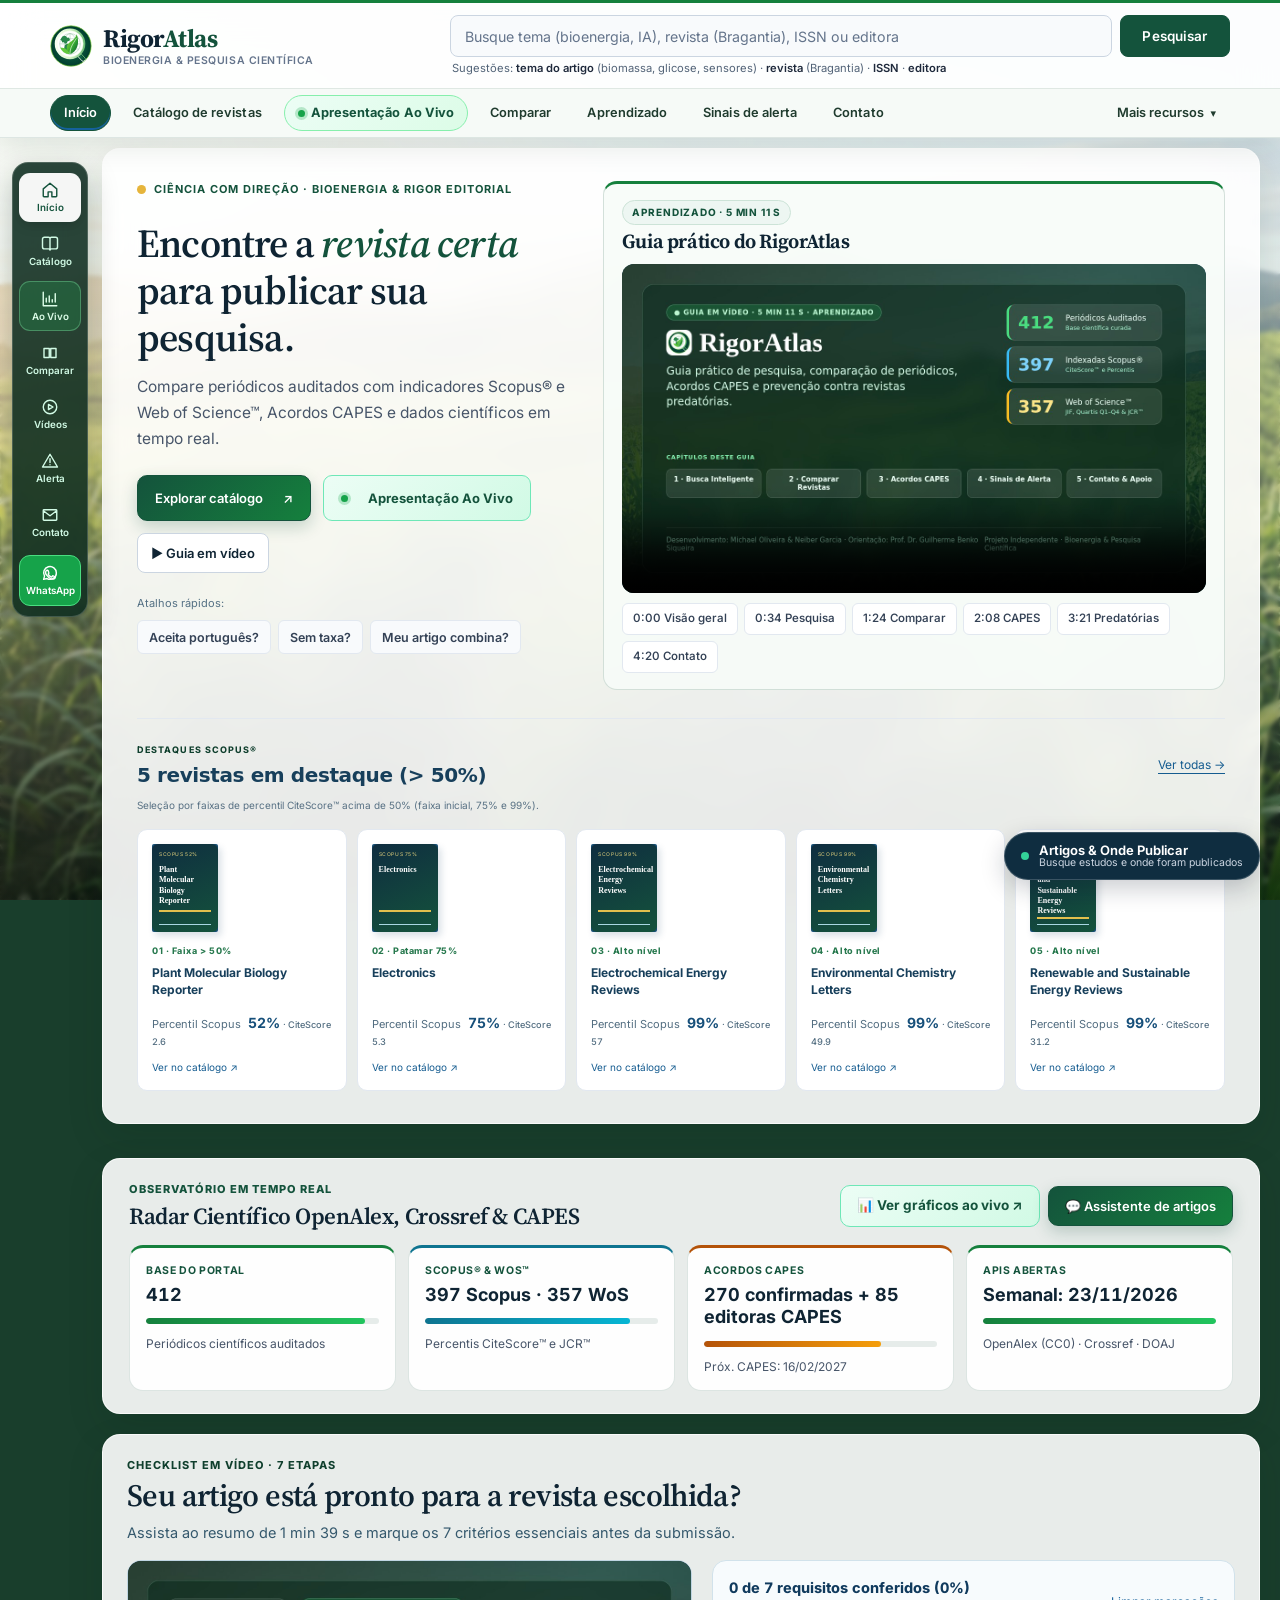
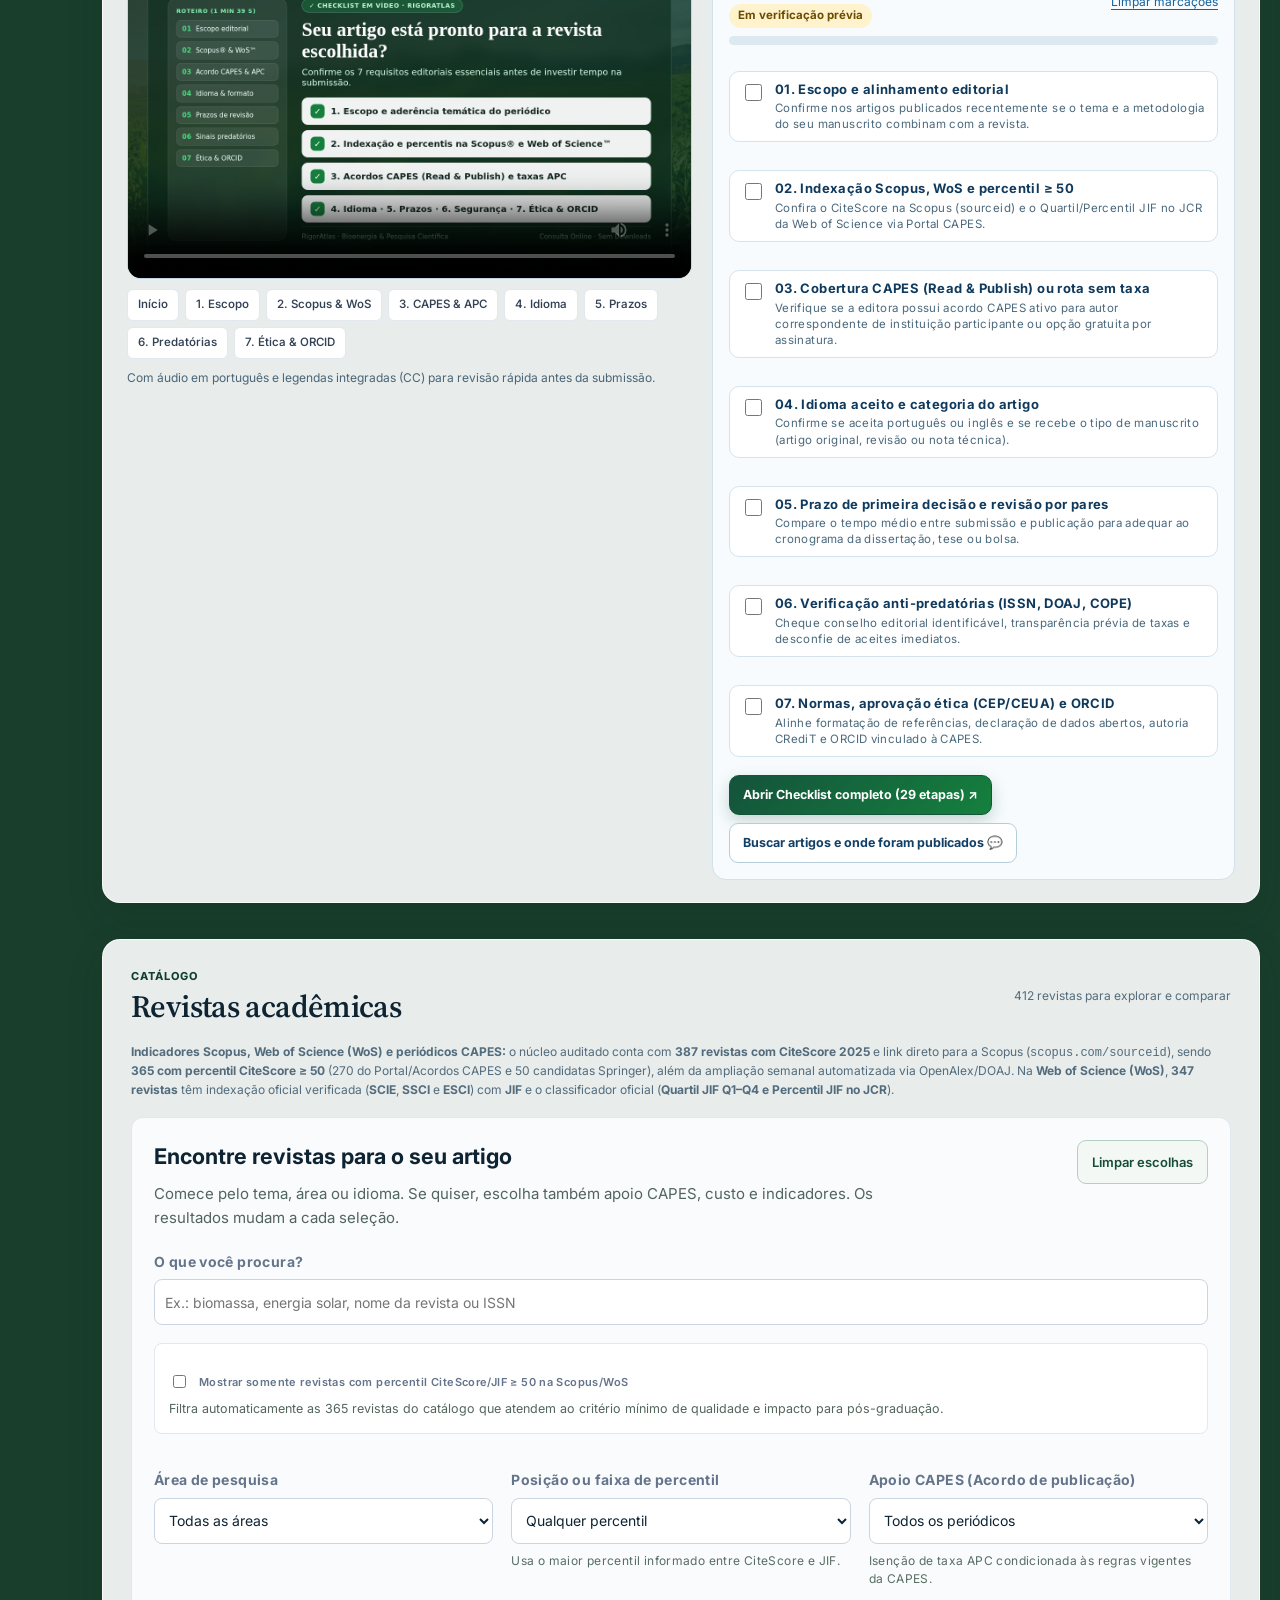
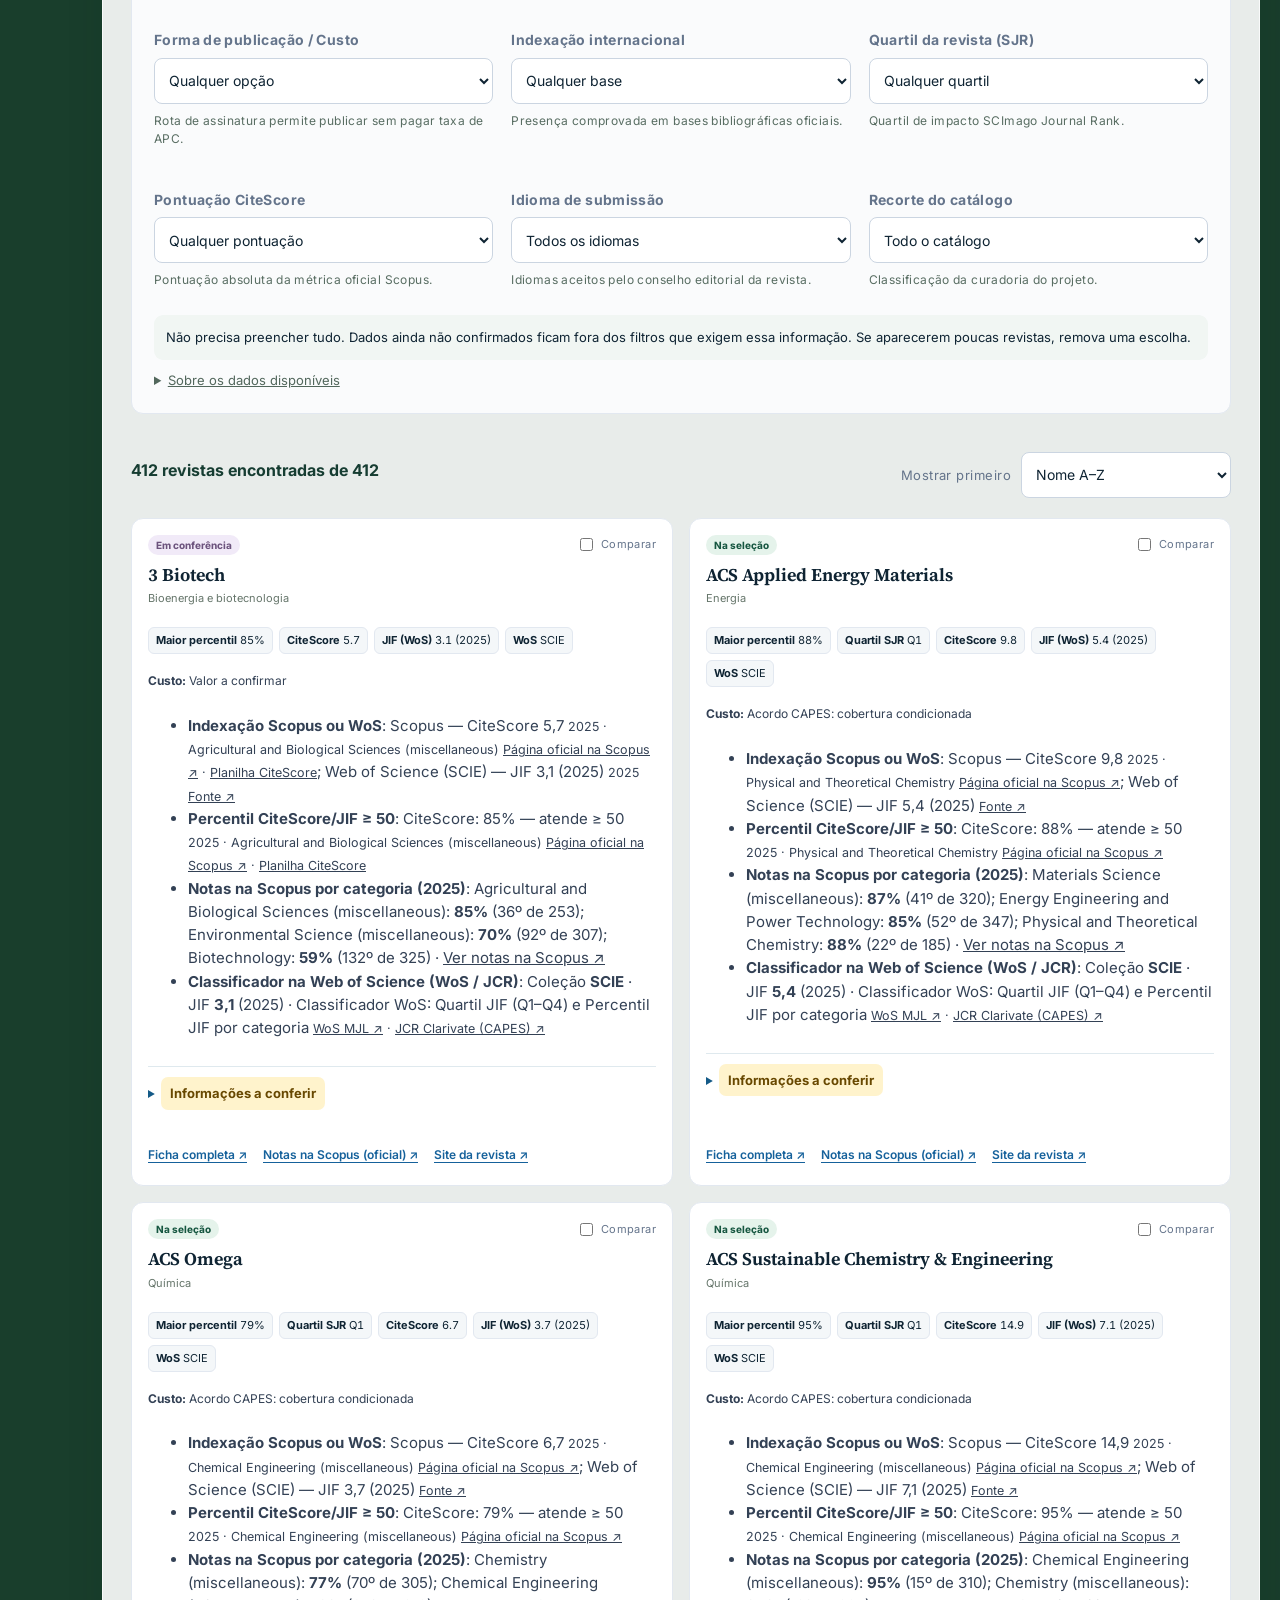
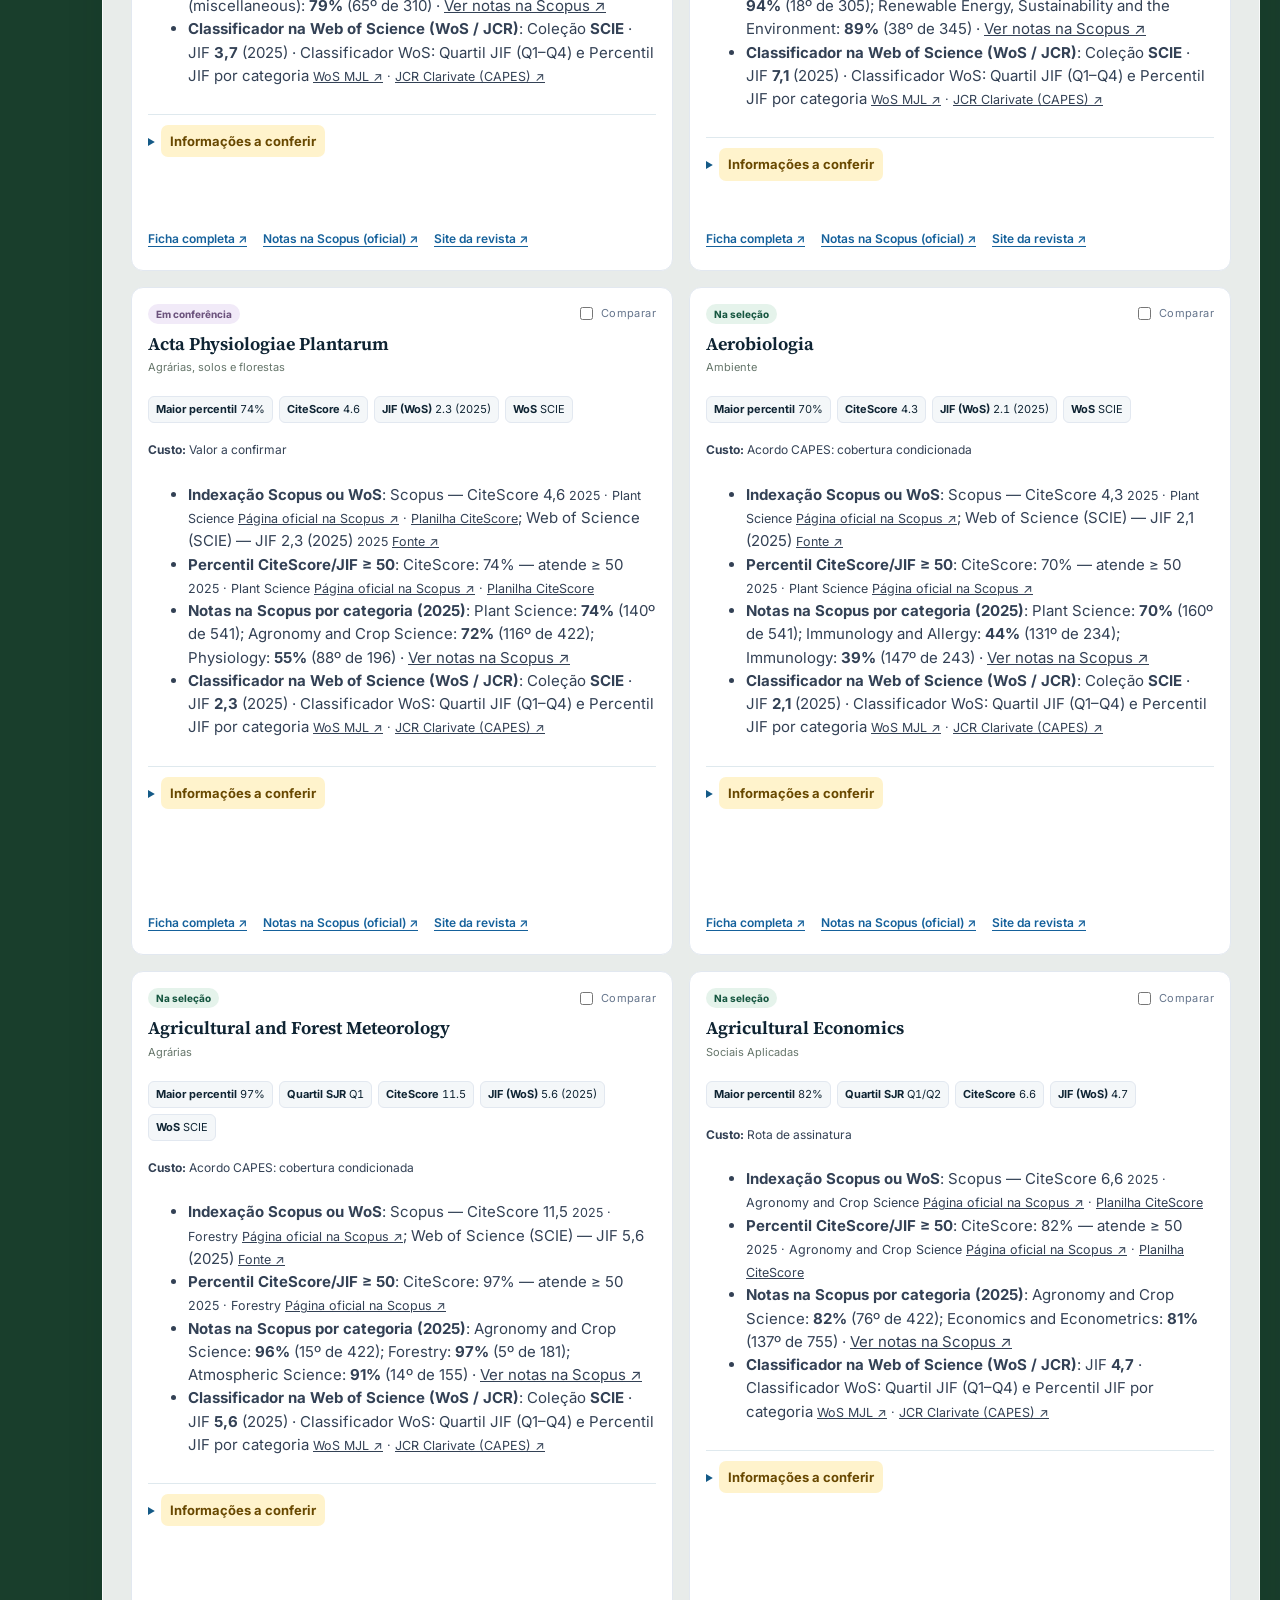
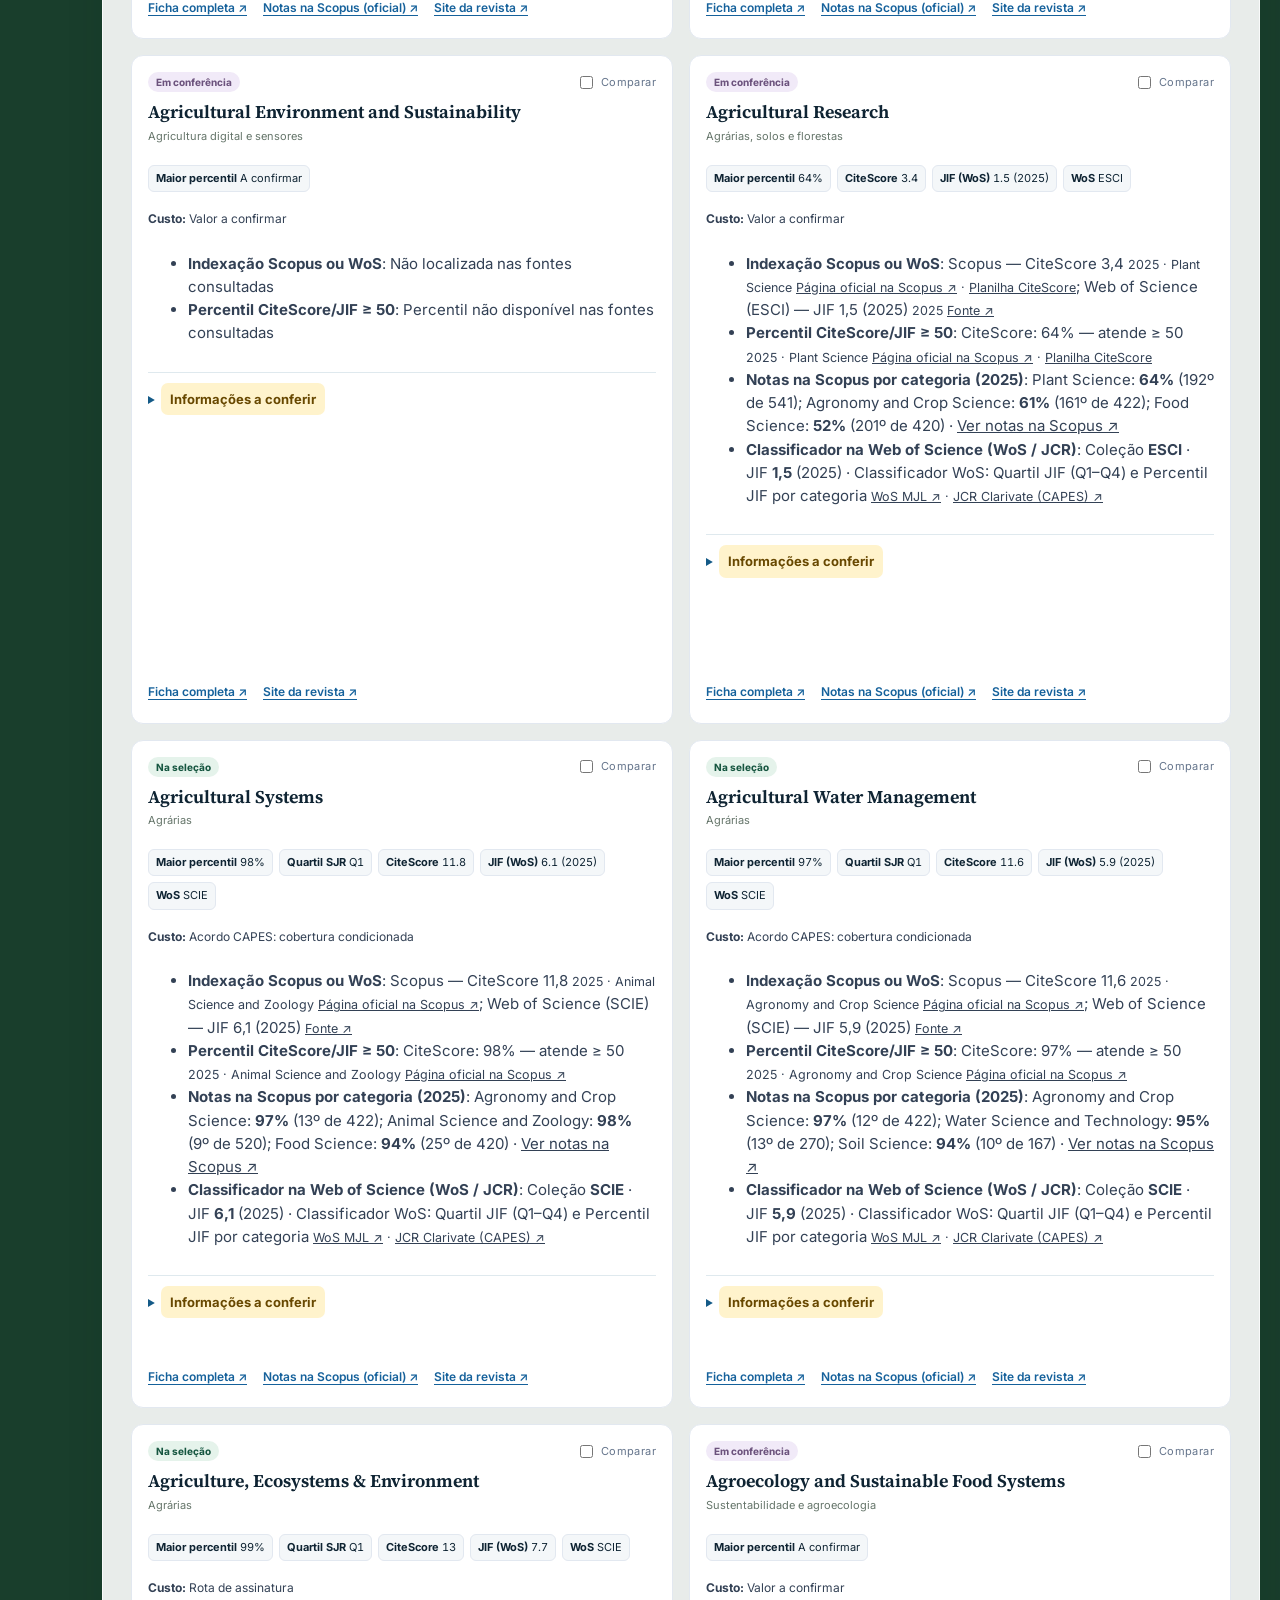
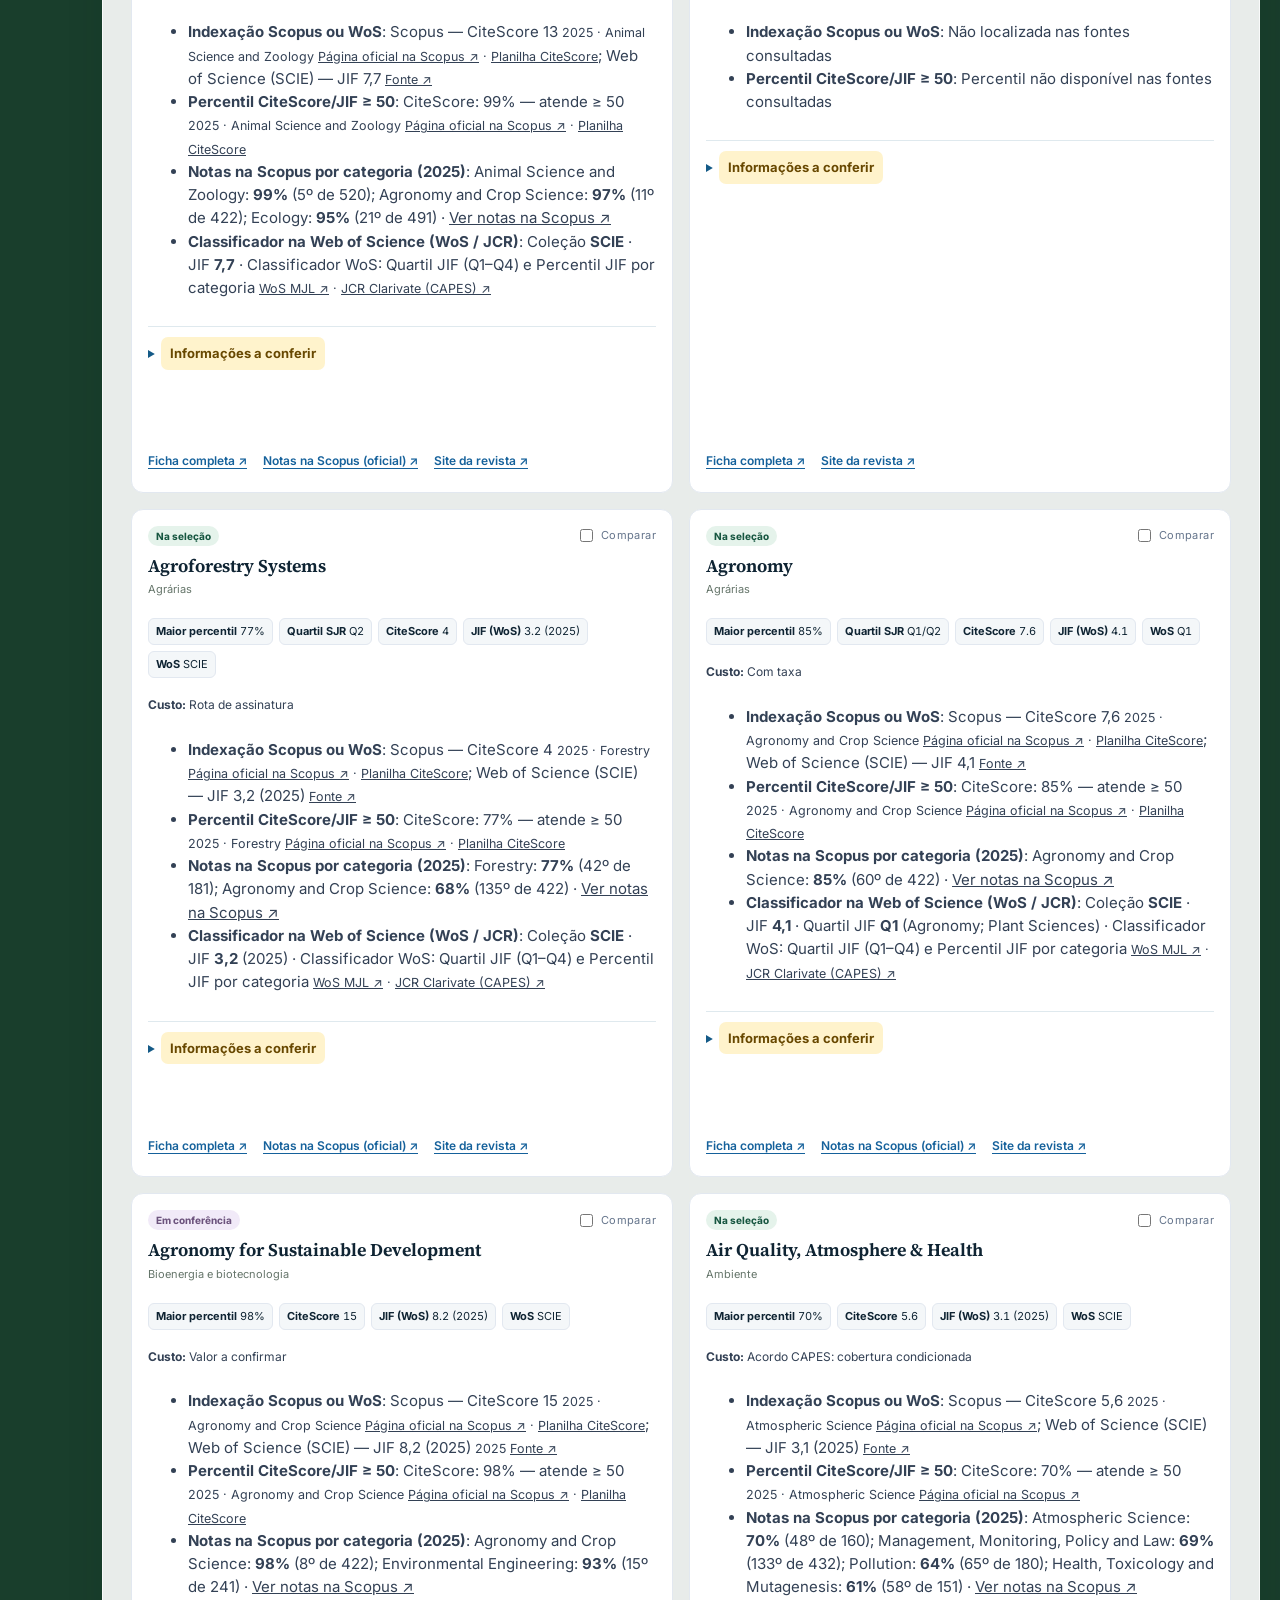
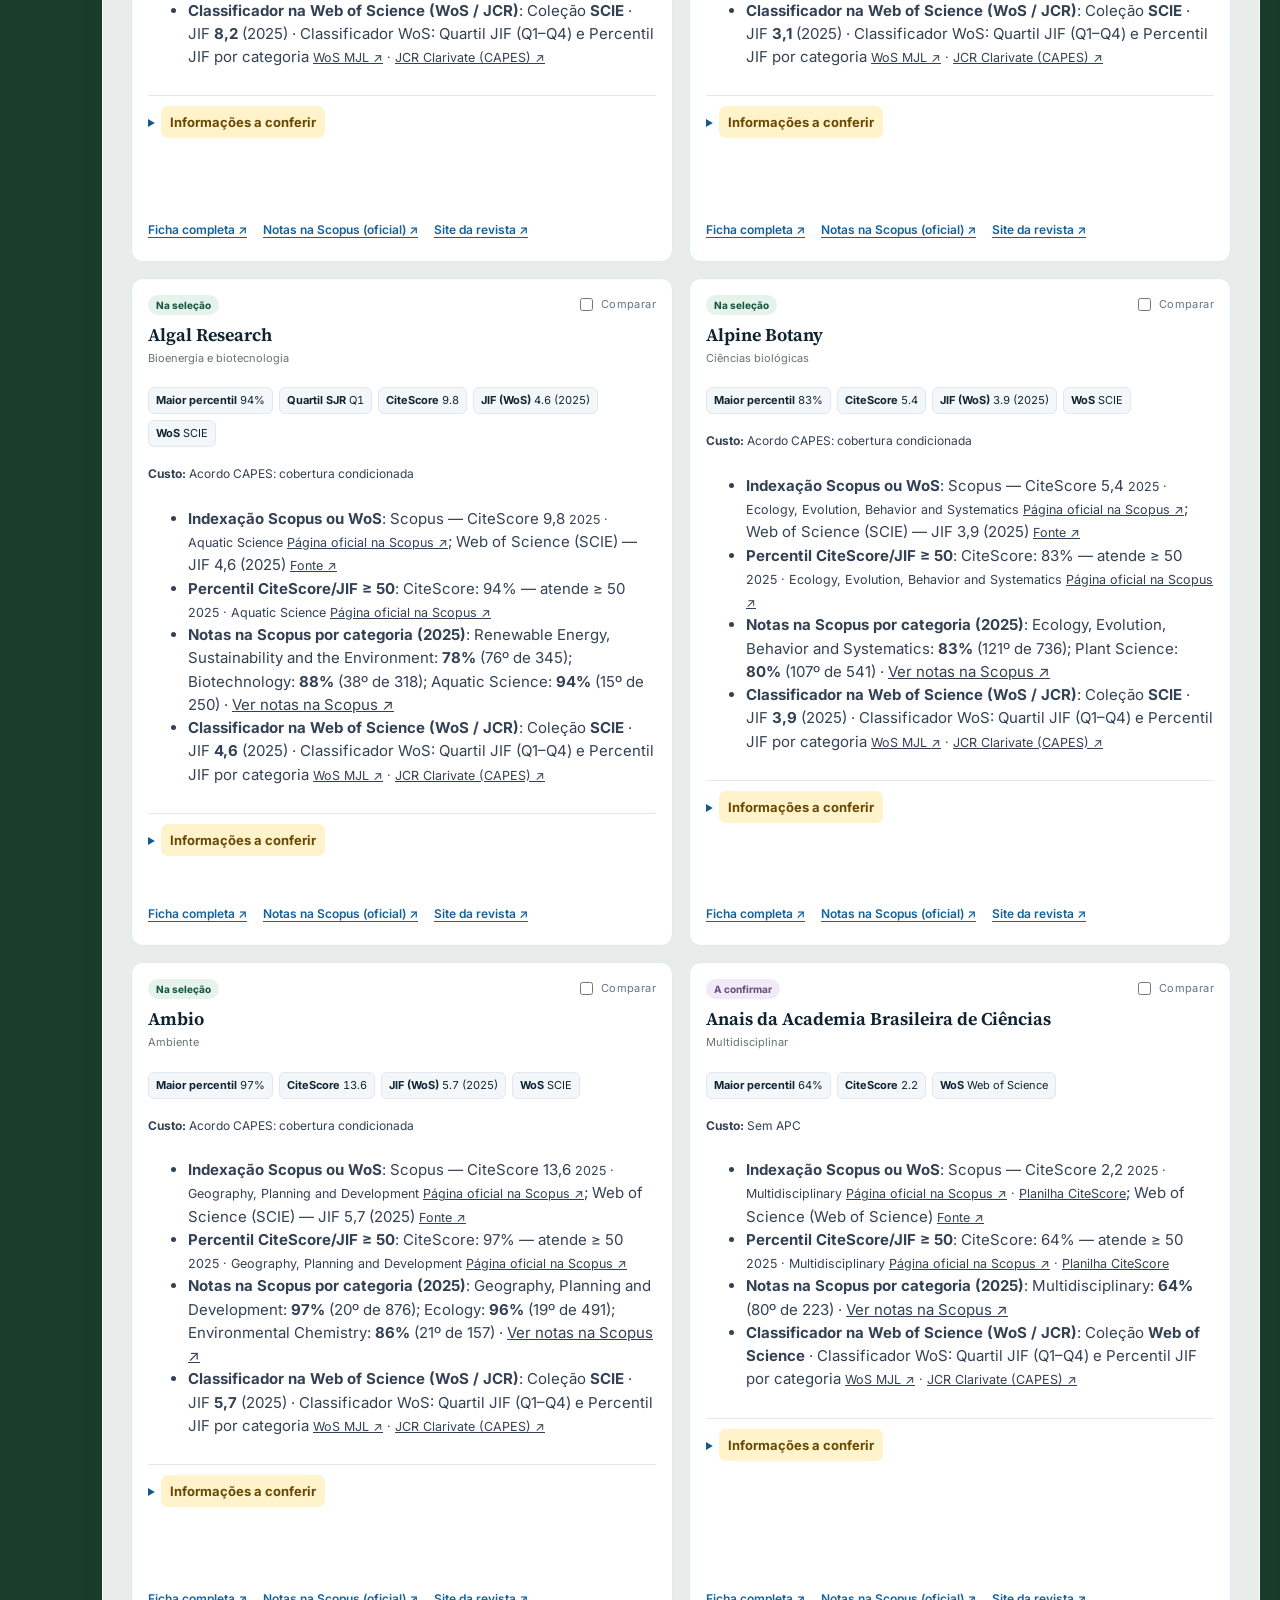
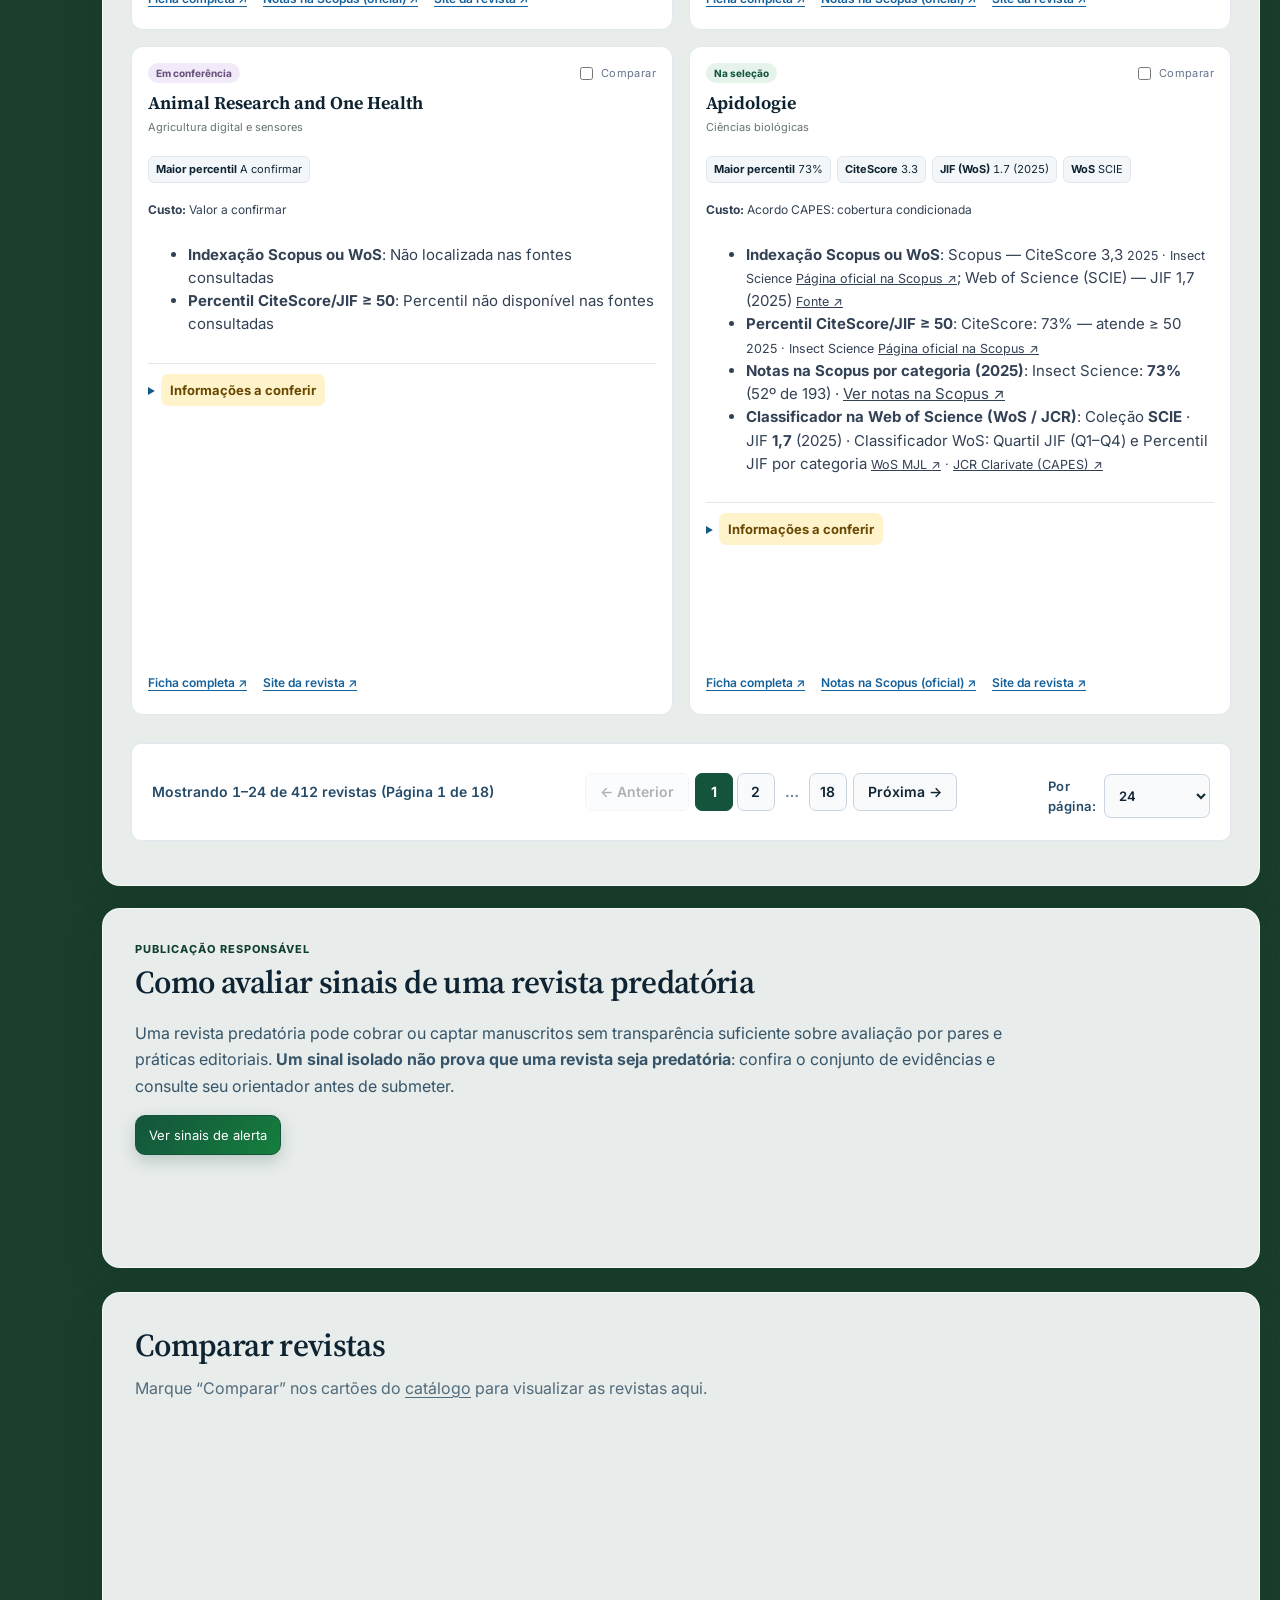
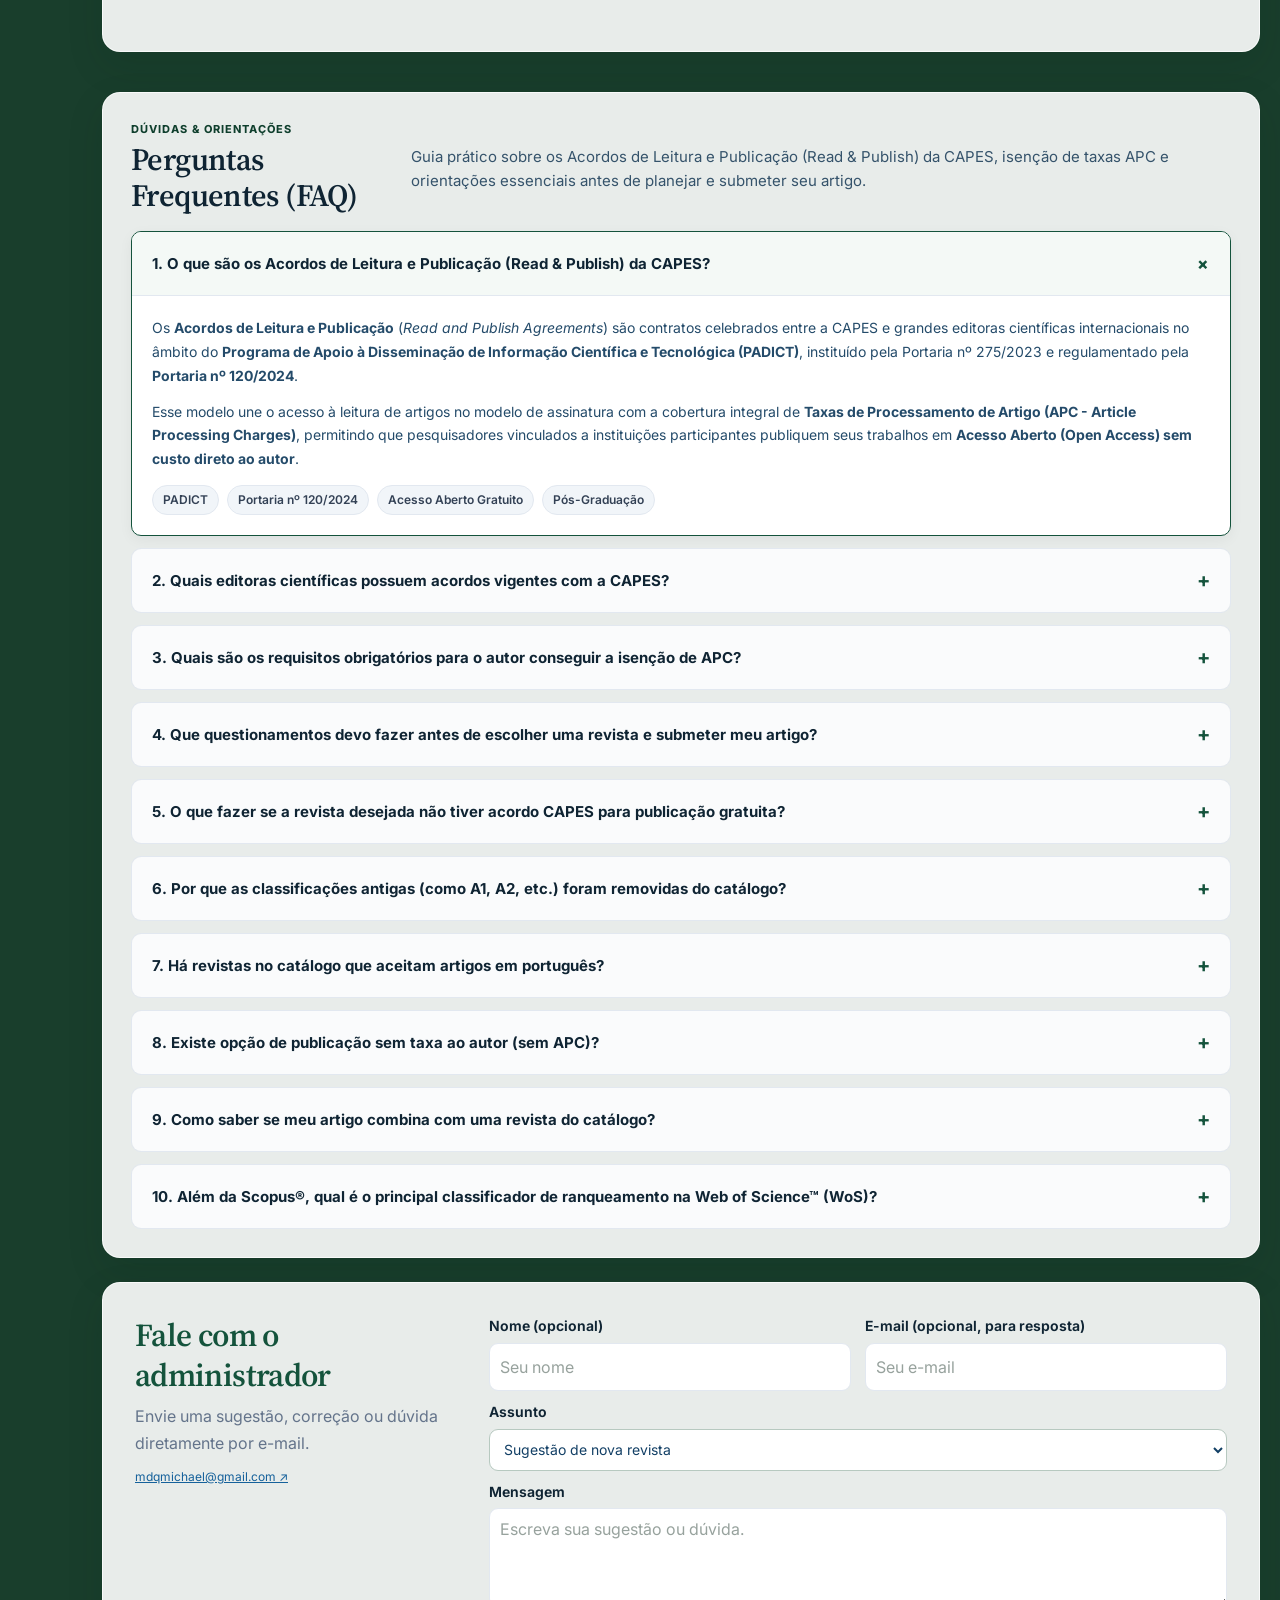
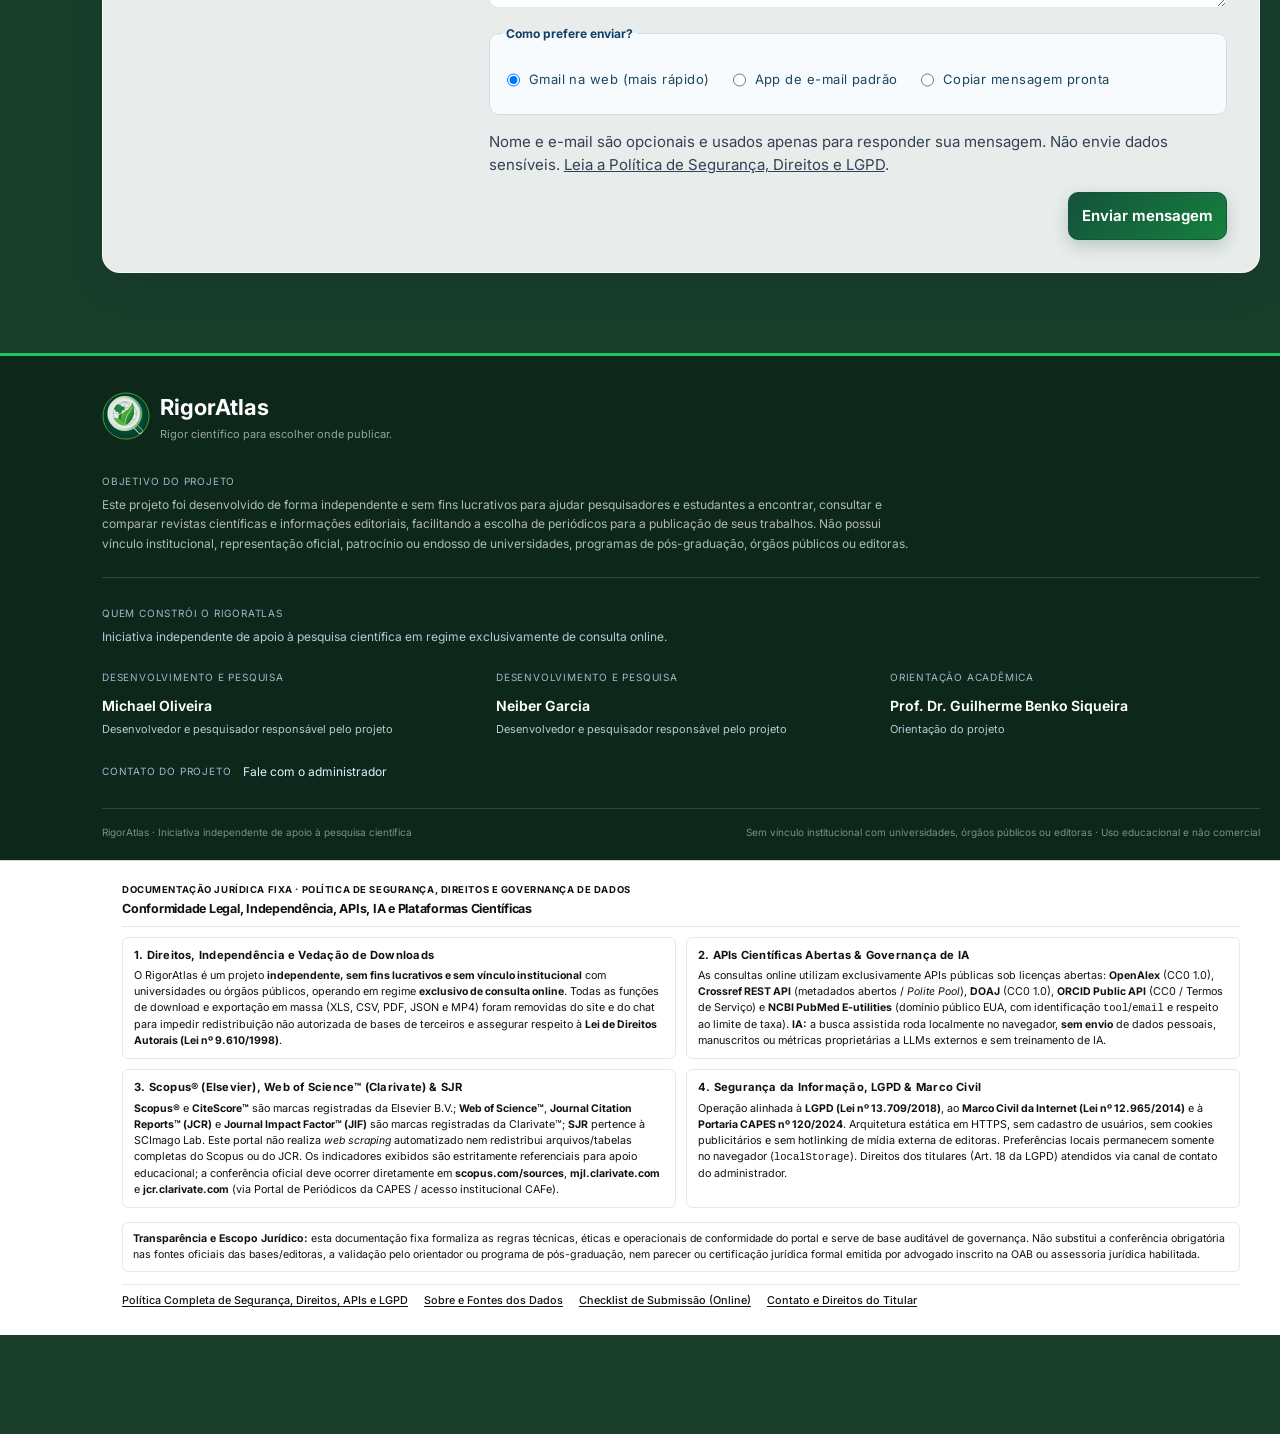
<file: index.html>
<!DOCTYPE html>
<html lang="pt-BR">
<head>
<meta charset="utf-8"><meta name="viewport" content="width=device-width, initial-scale=1">
<title>RigorAtlas | Escolha sua revista com rigor científico</title>
<meta name="description" content="Encontre e compare revistas em agroenergia, sustentabilidade e tecnologias digitais. Consulte indicadores, idiomas, custos e tire dúvidas com o assistente do RigorAtlas.">
<link rel="preconnect" href="https://fonts.googleapis.com">
<link rel="preconnect" href="https://fonts.gstatic.com" crossorigin>
<link href="https://fonts.googleapis.com/css2?family=Inter:wght@400;500;600;700&family=Source+Serif+4:ital,opsz,wght@0,8..60,500;0,8..60,600;0,8..60,700;1,8..60,500&display=swap" rel="stylesheet">
<link rel="stylesheet" href="assets/css/style.css?v=20261124nat7">
</head>
<body class="nature-glass-site">
<a class="skip-link" href="#inicio">Ir para o conteúdo principal</a>
<header class="site-header">
  <div class="header-inner">
    <a class="brand-lockup" href="#inicio" aria-label="RigorAtlas — início"><img class="brand-logo" src="assets/img/logo-rigoratlas.svg?v=20261124" alt="Símbolo do RigorAtlas: lupa, globo e folhas verdes"><span class="brand-text"><strong>Rigor<span>Atlas</span></strong><small>Bioenergia &amp; Pesquisa Científica</small></span></a>
    <form id="ai-search-form" class="header-search" role="search">
      <label class="sr-only" for="ai-question">Pesquise por tema do artigo, nome da revista, ISSN, editora ou área científica</label>
      <div class="search-field-group">
        <input id="ai-question" type="search" maxlength="1500" placeholder="Busque tema (bioenergia, IA), revista (Bragantia), ISSN ou editora" title="Pesquise por tema da pesquisa, nome da revista, ISSN, editora ou área científica" aria-describedby="search-hint-text" autocomplete="off">
        <span id="search-hint-text" class="search-hint">Sugestões: <strong>tema do artigo</strong> (biomassa, glicose, sensores) · <strong>revista</strong> (Bragantia) · <strong>ISSN</strong> · <strong>editora</strong></span>
      </div>
      <div class="header-actions">
        <button type="submit" id="ai-search-button" aria-label="Pesquisar revistas">Pesquisar</button>
      </div>
    </form>
  </div>
  <div class="header-subnav">
    <nav id="primary-navigation" class="header-term-nav" aria-label="Navegação principal">
      <a href="#inicio" class="on">Início</a>
      <a href="#revistas">Catálogo de revistas</a>
      <a href="apresentacao.html" class="nav-live-pill"><span class="live-dot-mini" aria-hidden="true"></span> Apresentação Ao Vivo</a>
      <a href="#comparar">Comparar</a>
      <a href="#apresentacao">Aprendizado</a>
      <a href="#sinais-alerta">Sinais de alerta</a>
      <a href="#sugerir">Contato</a>
      <div class="nav-dropdown" data-nav-dropdown>
        <button type="button" class="nav-dropdown-trigger" aria-expanded="false" aria-haspopup="true" aria-controls="nav-more-menu">Mais recursos <span class="nav-caret" aria-hidden="true">▾</span></button>
        <div id="nav-more-menu" class="nav-dropdown-menu" role="menu">
          <a href="#requisitos-publicacao" role="menuitem">Vídeo: 7 requisitos</a>
          <a href="checklist.html" role="menuitem">Checklist completo (29 etapas)</a>
          <a href="#faq" role="menuitem">Acordos CAPES &amp; FAQ</a>
          <a href="sobre.html" role="menuitem">Sobre e fontes</a>
          <a href="privacidade.html" role="menuitem">Segurança e Direitos</a>
        </div>
      </div>
    </nav>
  </div>
</header>
<div class="ai-response-wrap">
  <div id="a11y-live" class="sr-only" role="status" aria-live="polite"></div>
  <div id="ai-status" class="ai-status" role="status" aria-live="polite" hidden></div><div id="ai-loading" class="ai-loading" role="status" aria-live="polite" hidden><span class="ai-spinner" aria-hidden="true"></span><div><strong>Preparando sua pesquisa</strong><p>Consultando nossa base auditada e a API pública do Crossref…</p></div></div>
  <div id="ai-answer" class="ai-answer" aria-live="polite"></div>
</div>
<main id="inicio">
<section class="intro discovery-banner" aria-labelledby="banner-title">
  <div class="banner-copy">
    <p class="banner-kicker"><span aria-hidden="true"></span> CIÊNCIA COM DIREÇÃO · BIOENERGIA &amp; RIGOR EDITORIAL</p>
    <h1 id="banner-title">Encontre a <em>revista certa</em> para publicar sua pesquisa.</h1>
    <p class="banner-lead">Compare periódicos auditados com indicadores Scopus® e Web of Science™, Acordos CAPES e dados científicos em tempo real.</p>
    <div class="banner-actions">
      <a class="banner-primary" href="#revistas">Explorar catálogo <span aria-hidden="true">↗</span></a>
      <a class="banner-accent-live" href="apresentacao.html"><span class="live-dot-mini" aria-hidden="true"></span> Apresentação Ao Vivo</a>
      <button type="button" id="hero-play-btn" class="banner-secondary">▶ Guia em vídeo</button>
    </div>
    <div class="banner-prompts" aria-label="Dúvidas frequentes"><span>Atalhos rápidos:</span><a href="#faq-portugues">Aceita português?</a><a href="#faq-sem-taxa">Sem taxa?</a><a href="#faq-combina">Meu artigo combina?</a></div>
  </div>
  <div id="apresentacao" class="banner-video-hero" aria-labelledby="hero-video-title">
    <div class="hero-video-head">
      <span class="hero-video-badge">APRENDIZADO · 5 MIN 11 S</span>
      <h2 id="hero-video-title" class="hero-video-title">Guia prático do RigorAtlas</h2>
    </div>
    <figure class="hero-video-figure">
      <video id="hero-video" controls controlsList="nodownload" disablePictureInPicture preload="metadata" poster="assets/img/video-poster.jpg?v=20261124nat8" playsinline aria-label="Guia em vídeo sobre o funcionamento do portal RigorAtlas">
        <source src="assets/video/apresentacao-rigoratlas.mp4" type="video/mp4">
        <track kind="subtitles" srclang="pt-BR" label="Português (Brasil)" src="assets/video/apresentacao-rigoratlas.vtt" default>
        <p>Seu navegador não suporta reprodução direta de vídeo MP4.</p>
      </video>
    </figure>
    <div class="video-chapter-strip" role="group" aria-label="Capítulos do vídeo">
      <button type="button" class="video-chapter-btn" data-seek="0">0:00 Visão geral</button>
      <button type="button" class="video-chapter-btn" data-seek="34">0:34 Pesquisa</button>
      <button type="button" class="video-chapter-btn" data-seek="84">1:24 Comparar</button>
      <button type="button" class="video-chapter-btn" data-seek="128">2:08 CAPES</button>
      <button type="button" class="video-chapter-btn" data-seek="201">3:21 Predatórias</button>
      <button type="button" class="video-chapter-btn" data-seek="260">4:20 Contato</button>
    </div>
  </div>
  <div class="banner-featured"><div class="featured-heading"><div><span class="eyebrow">DESTAQUES SCOPUS®</span><h2>5 revistas em destaque (&gt; 50%)</h2></div><a href="#revistas">Ver todas →</a></div>
    <p id="featured-criteria" class="featured-criteria">Seleção por faixas de percentil CiteScore™ acima de 50% (faixa inicial, 75% e 99%).</p>
    <div id="featured-journals" class="featured-journals" aria-describedby="featured-criteria"><p>Carregando destaques do catálogo…</p></div>
    <noscript><p>Ative o JavaScript para carregar os destaques e filtros.</p></noscript>
  </div>
</section>
<section id="tech-telemetry" class="tech-telemetry site-stage" aria-label="Painel gráfico e indicadores do catálogo">
  <div class="telemetry-head">
    <div>
      <span class="eyebrow">OBSERVATÓRIO EM TEMPO REAL</span>
      <h2>Radar Científico OpenAlex, Crossref &amp; CAPES</h2>
    </div>
    <div class="telemetry-actions">
      <a href="apresentacao.html" class="banner-accent-live">📊 Ver gráficos ao vivo ↗</a>
      <button type="button" class="primary telemetry-chat-btn" data-open-oa-chat>💬 Assistente de artigos</button>
    </div>
  </div>
  <div class="telemetry-grid">
    <article class="telemetry-card kpi-emerald">
      <span class="telemetry-label">Base do portal</span>
      <strong id="telemetry-total">412</strong>
      <div class="kpi-mini-bar" aria-hidden="true"><span style="width:94%"></span></div>
      <small>Periódicos científicos auditados</small>
    </article>
    <article class="telemetry-card kpi-teal">
      <span class="telemetry-label">Scopus® &amp; WoS™</span>
      <strong id="telemetry-scopus-wos">397 Scopus · 357 WoS</strong>
      <div class="kpi-mini-bar" aria-hidden="true"><span style="width:88%"></span></div>
      <small>Percentis CiteScore™ e JCR™</small>
    </article>
    <article class="telemetry-card kpi-amber">
      <span class="telemetry-label">Acordos CAPES</span>
      <strong id="telemetry-capes">270 confirmadas</strong>
      <div class="kpi-mini-bar" aria-hidden="true"><span style="width:76%"></span></div>
      <small id="telemetry-quarterly">Auditoria trimestral programada</small>
    </article>
    <article class="telemetry-card kpi-emerald">
      <span class="telemetry-label">APIs Abertas</span>
      <strong id="telemetry-weekly">Tempo real</strong>
      <div class="kpi-mini-bar" aria-hidden="true"><span style="width:100%"></span></div>
      <small>OpenAlex (CC0) · Crossref · DOAJ</small>
    </article>
  </div>
</section>
<section id="requisitos-publicacao" class="req-checklist-section site-stage" aria-labelledby="req-title">
  <div class="section-heading req-heading">
    <div>
      <span class="eyebrow">CHECKLIST EM VÍDEO · 7 ETAPAS</span>
      <h2 id="req-title">Seu artigo está pronto para a revista escolhida?</h2>
    </div>
    <p class="req-lead">Assista ao resumo de 1 min 39 s e marque os 7 critérios essenciais antes da submissão.</p>
  </div>
  <div class="req-layout">
    <div class="req-video-box">
      <figure class="req-video-figure">
        <video id="checklist-video" controls controlsList="nodownload" disablePictureInPicture preload="metadata" poster="assets/img/checklist-video-poster.jpg?v=20261124nat8" playsinline aria-label="Vídeo checklist em sete etapas para confirmar se o artigo pode ser publicado na revista">
          <source src="assets/video/checklist-requisitos.mp4" type="video/mp4">
          <track kind="subtitles" srclang="pt-BR" label="Português (Brasil)" src="assets/video/checklist-requisitos.vtt" default>
          <p>Seu navegador não suporta reprodução de vídeo MP4.</p>
        </video>
      </figure>
      <div class="video-chapter-strip req-chapter-strip" role="group" aria-label="Capítulos do checklist em vídeo">
        <button type="button" class="video-chapter-btn" data-seek-target="checklist-video" data-seek="0">Início</button>
        <button type="button" class="video-chapter-btn" data-seek-target="checklist-video" data-seek="9.8">1. Escopo</button>
        <button type="button" class="video-chapter-btn" data-seek-target="checklist-video" data-seek="21">2. Scopus &amp; WoS</button>
        <button type="button" class="video-chapter-btn" data-seek-target="checklist-video" data-seek="33.8">3. CAPES &amp; APC</button>
        <button type="button" class="video-chapter-btn" data-seek-target="checklist-video" data-seek="45.5">4. Idioma</button>
        <button type="button" class="video-chapter-btn" data-seek-target="checklist-video" data-seek="56.2">5. Prazos</button>
        <button type="button" class="video-chapter-btn" data-seek-target="checklist-video" data-seek="66.7">6. Predatórias</button>
        <button type="button" class="video-chapter-btn" data-seek-target="checklist-video" data-seek="79.7">7. Ética &amp; ORCID</button>
      </div>
      <p class="hero-video-foot">Com áudio em português e legendas integradas (CC) para revisão rápida antes da submissão.</p>
    </div>
    <div class="req-interactive-panel">
      <div class="req-score-head">
        <div>
          <span id="req-score-text" class="req-score-text" role="status" aria-live="polite">0 de 7 requisitos conferidos (0%)</span>
          <span id="req-readiness-badge" class="req-status-badge req-pending">Em verificação prévia</span>
        </div>
        <button type="button" id="req-checklist-reset" class="text-link">Limpar marcações</button>
      </div>
      <div class="req-progress-track" aria-hidden="true"><div id="req-score-fill" class="req-progress-fill" style="width:0%"></div></div>
      <div id="req-checklist-grid" class="req-checklist-grid"></div>
      <div class="req-panel-foot">
        <a href="checklist.html" class="primary">Abrir Checklist completo (29 etapas) ↗</a>
        <button type="button" class="btn" data-open-oa-chat>Buscar artigos e onde foram publicados 💬</button>
      </div>
    </div>
  </div>
</section>
<section class="catalog-section site-stage stage-catalog" id="revistas" aria-labelledby="titulo-revistas"><div class="section-heading catalog-heading"><div><span class="eyebrow">Catálogo</span><h2 id="titulo-revistas">Revistas acadêmicas</h2></div><p id="catalog-summary" class="catalog-summary" aria-live="polite">Carregando catálogo…</p></div>
<p class="catalog-summary"><strong>Indicadores Scopus, Web of Science (WoS) e periódicos CAPES:</strong> o núcleo auditado conta com <strong>387 revistas com CiteScore 2025</strong> e link direto para a Scopus (<code>scopus.com/sourceid</code>), sendo <strong>365 com percentil CiteScore ≥ 50</strong> (270 do Portal/Acordos CAPES e 50 candidatas Springer), além da ampliação semanal automatizada via OpenAlex/DOAJ. Na <strong>Web of Science (WoS)</strong>, <strong>347 revistas</strong> têm indexação oficial verificada (<strong>SCIE</strong>, <strong>SSCI</strong> e <strong>ESCI</strong>) com <strong>JIF</strong> e o classificador oficial (<strong>Quartil JIF Q1–Q4 e Percentil JIF no JCR</strong>).</p>
<div class="catalog-filter-panel" aria-labelledby="catalog-filter-title"><div class="catalog-filter-heading"><div><h3 id="catalog-filter-title">Encontre revistas para o seu artigo</h3><p>Comece pelo tema, área ou idioma. Se quiser, escolha também apoio CAPES, custo e indicadores. Os resultados mudam a cada seleção.</p></div><button id="limpar" type="button">Limpar escolhas</button></div><label class="catalog-filter-field catalog-query" for="q"><span>O que você procura?</span><input id="q" data-filter-label="Busca" type="search" placeholder="Ex.: biomassa, energia solar, nome da revista ou ISSN" aria-label="Pesquisar revistas"></label><div class="program-filter"><label><input id="program-only" type="checkbox"> Mostrar somente revistas com percentil CiteScore/JIF ≥ 50 na Scopus/WoS</label><small>Filtra automaticamente as 365 revistas do catálogo que atendem ao critério mínimo de qualidade e impacto para pós-graduação.</small></div><div class="catalog-filter-list"><label class="catalog-filter-field" for="area"><span>Área de pesquisa</span><select id="area" data-filter-label="Área de pesquisa"><option value="">Todas as áreas</option></select></label><label class="catalog-filter-field" for="percentil"><span>Posição ou faixa de percentil</span><select id="percentil" data-filter-label="Faixa de percentil" aria-describedby="percentil-help"><option value="">Qualquer percentil</option><option value="90">Top 10% (Percentil ≥ 90)</option><option value="80">Top 20% (Percentil ≥ 80)</option><option value="50">Percentil a partir de 50 (Critério CAPES)</option><option value="90-100">Faixa 90% a 100% (Altíssimo impacto)</option><option value="75-89">Faixa 75% a 89% (Alto impacto / Q1)</option><option value="50-74">Faixa 50% a 74% (Mediana a alto / Q2)</option><option value="0-49">Abaixo de 50% (Demais revistas)</option></select><small id="percentil-help">Usa o maior percentil informado entre CiteScore e JIF.</small></label><label class="catalog-filter-field" for="acordoCapes"><span>Apoio CAPES (Acordo de publicação)</span><select id="acordoCapes" data-filter-label="Apoio CAPES" aria-describedby="acordoCapes-help"><option value="">Todos os periódicos</option><option value="sim">Com acordo CAPES confirmado (270 revistas)</option><option value="nao">Sem acordo CAPES confirmado</option></select><small id="acordoCapes-help">Isenção de taxa APC condicionada às regras vigentes da CAPES.</small></label><label class="catalog-filter-field" for="custo"><span>Forma de publicação / Custo</span><select id="custo" data-filter-label="Forma de publicação" aria-describedby="custo-help"><option value="">Qualquer opção</option><option value="sem">Sem APC ou pela rota de assinatura (gratuito)</option><option value="oa">Com taxa de publicação informada (Acesso Aberto)</option><option value="confirmar">Custos a confirmar</option></select><small id="custo-help">Rota de assinatura permite publicar sem pagar taxa de APC.</small></label><label class="catalog-filter-field" for="indexacao"><span>Indexação internacional</span><select id="indexacao" data-filter-label="Indexação" aria-describedby="indexacao-help"><option value="">Qualquer base</option><option value="scopus">Indexada na Scopus (387)</option><option value="wos">Indexada na Web of Science (347)</option><option value="either">Scopus ou Web of Science</option></select><small id="indexacao-help">Presença comprovada em bases bibliográficas oficiais.</small></label><label class="catalog-filter-field" for="sjr"><span>Quartil da revista (SJR)</span><select id="sjr" data-filter-label="Quartil (SJR)" aria-describedby="sjr-help"><option value="">Qualquer quartil</option><option value="Q1">Q1 (Primeiro quartil)</option><option value="Q2">Q2 (Segundo quartil)</option><option value="Q1/Q2">Q1 ou Q2</option><option value="Q3">Q3</option><option value="Q4">Q4</option></select><small id="sjr-help">Quartil de impacto SCImago Journal Rank.</small></label><label class="catalog-filter-field" for="score"><span>Pontuação CiteScore</span><select id="score" data-filter-label="CiteScore" aria-describedby="score-help"><option value="">Qualquer pontuação</option><option value="5">CiteScore a partir de 5</option><option value="10">CiteScore a partir de 10</option><option value="15">CiteScore a partir de 15</option><option value="20">CiteScore a partir de 20</option></select><small id="score-help">Pontuação absoluta da métrica oficial Scopus.</small></label><label class="catalog-filter-field" for="idioma"><span>Idioma de submissão</span><select id="idioma" data-filter-label="Idioma"><option value="">Todos os idiomas</option><option value="Português">Aceita Português</option><option value="Inglês">Aceita Inglês</option></select><small id="idioma-help">Idiomas aceitos pelo conselho editorial da revista.</small></label><label class="catalog-filter-field" for="criterio"><span>Recorte do catálogo</span><select id="criterio" data-filter-label="Recorte do catálogo" aria-describedby="criterio-help"><option value="">Todo o catálogo</option><option value="selecao" id="selecao-option">Seleção da equipe</option><option value="abaixo">Demais registros</option><option value="confirmar">Em conferência</option></select><small id="criterio-help">Classificação da curadoria do projeto.</small></label></div><p class="catalog-data-note">Não precisa preencher tudo. Dados ainda não confirmados ficam fora dos filtros que exigem essa informação. Se aparecerem poucas revistas, remova uma escolha.</p><details class="catalog-data-details"><summary>Sobre os dados disponíveis</summary><p id="metric-coverage" role="status"></p><p>Confirme escopo, taxas e indicadores com as fontes oficiais e seu orientador. <a href="sobre.html">Entenda os indicadores</a> · <a href="#sinais-alerta">Veja sinais de alerta editorial</a>.</p></details></div><div class="catalog-results-bar"><span id="count" role="status" aria-live="polite"></span><label for="ord">Mostrar primeiro<select id="ord"><option value="nome">Nome A–Z</option><option value="percentil">Maior percentil informado</option><option value="citescore">Maior CiteScore</option><option value="tier">Prioridade da equipe</option></select></label></div><div id="active-filters" class="active-filters" aria-label="Suas escolhas"></div><div id="lista" class="journal-grid"></div><nav class="catalog-pagination" id="catalog-pagination" aria-label="Navegação de páginas do catálogo"><div class="pagination-info"><span class="pagination-summary" id="pagination-summary" role="status" aria-live="polite"></span></div><div class="pagination-controls"><button type="button" class="pagination-btn pagination-nav" id="pagination-prev" aria-label="Página anterior">← Anterior</button><div class="pagination-numbers" id="pagination-numbers"></div><button type="button" class="pagination-btn pagination-nav" id="pagination-next" aria-label="Próxima página">Próxima →</button></div><div class="pagination-size"><label for="per-page-select"><span>Por página:</span><select id="per-page-select" aria-label="Revistas por página"><option value="12">12</option><option value="24" selected>24</option><option value="48">48</option><option value="all">Todas</option></select></label></div></nav></section>
<section id="sinais-alerta" class="predatory-section site-stage" aria-labelledby="predatory-title"><div class="section-heading"><div><span class="eyebrow">PUBLICAÇÃO RESPONSÁVEL</span><h2 id="predatory-title">Como avaliar sinais de uma revista predatória</h2></div></div><p class="predatory-intro">Uma revista predatória pode cobrar ou captar manuscritos sem transparência suficiente sobre avaliação por pares e práticas editoriais. <strong>Um sinal isolado não prova que uma revista seja predatória</strong>: confira o conjunto de evidências e consulte seu orientador antes de submeter.</p><button id="predatory-toggle" class="primary" type="button" aria-expanded="false" aria-controls="predatory-details">Ver sinais de alerta</button><div id="predatory-details" class="predatory-details" hidden><h3>O que verificar antes de enviar seu artigo</h3><ul><li><strong>Avaliação por pares:</strong> processo explicado com clareza; desconfie de aceite garantido ou promessa de publicação em poucos dias.</li><li><strong>Equipe editorial:</strong> nomes, vínculos e áreas dos editores podem ser confirmados; não use nomes sem autorização.</li><li><strong>Taxas:</strong> valores, momento da cobrança e serviços incluídos são apresentados antes da submissão.</li><li><strong>Indexação e métricas:</strong> confirme cada afirmação diretamente no site oficial da base ou do indicador, não apenas no site da revista.</li><li><strong>Identidade e contato:</strong> nome da revista, editora, endereço e canais de contato são consistentes e verificáveis.</li><li><strong>Ética editorial:</strong> políticas de conflito de interesses, correções, retratações, direitos autorais e licenças estão públicas.</li><li><strong>Convites insistentes:</strong> mensagens genéricas com elogios exagerados, urgência ou escopo amplo demais merecem checagem adicional.</li></ul><p>Esses sinais ajudam a investigar, mas não formam uma lista automática de revistas predatórias. A classificação exige evidências e análise individual; a ausência de um sinal também não garante qualidade.</p><div class="predatory-sources"><a href="https://thinkchecksubmit.org/journals/" target="_blank" rel="noopener noreferrer">Checklist Think. Check. Submit. ↗</a><a href="https://doaj.org/apply/transparency/" target="_blank" rel="noopener noreferrer">Princípios de transparência do DOAJ, COPE, OASPA e WAME ↗</a></div></div></section><section class="compare-section site-stage stage-compare" id="comparar" aria-labelledby="titulo-comparar"><div class="section-heading"><h2 id="titulo-comparar">Comparar revistas</h2></div><div class="scroll" id="cmp-tabela" aria-live="polite"></div></section>
<section id="faq" class="site-stage stage-faq faq-section" aria-labelledby="faq-title">
  <div class="section-heading">
    <div>
      <span class="eyebrow">DÚVIDAS &amp; ORIENTAÇÕES</span>
      <h2 id="faq-title">Perguntas Frequentes (FAQ)</h2>
    </div>
    <p class="faq-lead-text">Guia prático sobre os Acordos de Leitura e Publicação (Read &amp; Publish) da CAPES, isenção de taxas APC e orientações essenciais antes de planejar e submeter seu artigo.</p>
  </div>
  <div class="faq-accordion">
    <details class="faq-item" open>
      <summary class="faq-question">
        <span class="faq-q-text">1. O que são os Acordos de Leitura e Publicação (Read &amp; Publish) da CAPES?</span>
        <span class="faq-icon" aria-hidden="true">+</span>
      </summary>
      <div class="faq-answer">
        <p>Os <strong>Acordos de Leitura e Publicação</strong> (<em>Read and Publish Agreements</em>) são contratos celebrados entre a CAPES e grandes editoras científicas internacionais no âmbito do <strong>Programa de Apoio à Disseminação de Informação Científica e Tecnológica (PADICT)</strong>, instituído pela Portaria nº 275/2023 e regulamentado pela <strong>Portaria nº 120/2024</strong>.</p>
        <p>Esse modelo une o acesso à leitura de artigos no modelo de assinatura com a cobertura integral de <strong>Taxas de Processamento de Artigo (APC - Article Processing Charges)</strong>, permitindo que pesquisadores vinculados a instituições participantes publiquem seus trabalhos em <strong>Acesso Aberto (Open Access) sem custo direto ao autor</strong>.</p>
        <div class="faq-tags">
          <span class="faq-tag">PADICT</span>
          <span class="faq-tag">Portaria nº 120/2024</span>
          <span class="faq-tag">Acesso Aberto Gratuito</span>
          <span class="faq-tag">Pós-Graduação</span>
        </div>
      </div>
    </details>
    <details class="faq-item">
      <summary class="faq-question">
        <span class="faq-q-text">2. Quais editoras científicas possuem acordos vigentes com a CAPES?</span>
        <span class="faq-icon" aria-hidden="true">+</span>
      </summary>
      <div class="faq-answer">
        <p>A CAPES mantém contratos ativos com diversas editoras de prestígio global. Entre os principais acordos vigentes destacam-se:</p>
        <ul class="faq-list">
          <li><strong>Springer Nature:</strong> cobertura de APCs em periódicos híbridos selecionados para instituições participantes do consórcio CAPES.</li>
          <li><strong>Elsevier:</strong> publicação em periódicos participantes vinculados ao consórcio do Portal de Periódicos.</li>
          <li><strong>Wiley:</strong> acesso e publicação em acesso aberto ilimitada em periódicos híbridos para pesquisadores de 434 instituições credenciadas.</li>
          <li><strong>IEEE (Institute of Electrical and Electronics Engineers):</strong> cobertura de APCs para periódicos híbridos e 100% abertos, com destaque para o <em>IEEE Access</em>.</li>
          <li><strong>ACM (Association for Computing Machinery):</strong> contrato em vigor desde dezembro de 2025 para leitura e publicação direta nos periódicos da área de computação e tecnologias correlatas.</li>
          <li><strong>ACS (American Chemical Society):</strong> publicação em acesso aberto sem custos ao autor após revisão por pares para instituições credenciadas.</li>
          <li><strong>Royal Society Publishing (RSP):</strong> acesso e publicação em periódicos da tradicional academia científica britânica para mais de 260 instituições.</li>
        </ul>
        <p class="faq-tip">Consulte o <a href="https://app.powerbi.com/view?r=eyJrIjoiYWUyOWRkMjktMTg0ZC00MzA2LWFhZTUtNTk5ZDllYmEwOTE0IiwidCI6IjJmNGRlYmI4LTY0M2EtNGRiZS05MjdiLTllNTYyZWY3MDBiOSJ9" target="_blank" rel="noopener noreferrer">Painel Power BI da CAPES ↗</a> para verificar o quantitativo atualizado de APCs concedidos por editora.</p>
      </div>
    </details>
    <details class="faq-item">
      <summary class="faq-question">
        <span class="faq-q-text">3. Quais são os requisitos obrigatórios para o autor conseguir a isenção de APC?</span>
        <span class="faq-icon" aria-hidden="true">+</span>
      </summary>
      <div class="faq-answer">
        <p>Conforme estabelecido pela <strong>Portaria CAPES nº 120/2024 (especialmente o Art. 10)</strong>, para ter a cobertura do APC aprovada, o pesquisador deve cumprir obrigatoriamente:</p>
        <ol class="faq-steps">
          <li><strong>Identificador ORCID validado:</strong> É obrigatório possuir um registro ORCID válido e cadastrado na plataforma <a href="https://meusdados.capes.gov.br/" target="_blank" rel="noopener noreferrer">meusdados.capes.gov.br ↗</a> na seção <em>"Identificadores"</em>. Faça essa conferência antes da submissão!</li>
          <li><strong>Autor Correspondente (Corresponding Author):</strong> O autor correspondente deve possuir vínculo institucional ativo comprovado com uma instituição brasileira participante do acordo CAPES (como discente, docente ou pesquisador).</li>
          <li><strong>E-mail Institucional:</strong> Utilize o e-mail institucional oficial da sua universidade ou centro de pesquisa (<code>@instituicao.edu.br</code>) no sistema de submissão da editora para permitir o reconhecimento automático de elegibilidade.</li>
          <li><strong>Aprovação por Pares:</strong> O artigo precisa ser aprovado no fluxo regular de avaliação por pares da revista. O acordo não interfere no processo editorial nem garante aceite.</li>
        </ol>
      </div>
    </details>
    <details class="faq-item">
      <summary class="faq-question">
        <span class="faq-q-text">4. Que questionamentos devo fazer antes de escolher uma revista e submeter meu artigo?</span>
        <span class="faq-icon" aria-hidden="true">+</span>
      </summary>
      <div class="faq-answer">
        <p>Um bom planejamento evita rejeições por inadequação de escopo, atrasos no cronograma de defesa ou surpresas financeiras. Pergunte-se:</p>
        <div class="faq-checklist-grid">
          <div class="faq-check-box">
            <strong>1. Alinhamento Temático e Escopo</strong>
            <p>O objetivo e a metodologia do meu trabalho se encaixam no <em>Aims and Scope</em> da revista? Verifique os artigos publicados nas últimas 3 edições para avaliar se o tema é recorrente.</p>
          </div>
          <div class="faq-check-box">
            <strong>2. Critérios de Impacto (CiteScore™ / Percentil)</strong>
            <p>A revista está indexada na Scopus® ou Web of Science™? O percentil CiteScore™ ou JIF™ é igual ou superior a 50% na categoria? Confirme sempre os valores diretamente nas bases oficiais.</p>
          </div>
          <div class="faq-check-box">
            <strong>3. Modelo de Publicação e Custos</strong>
            <p>A revista é híbrida (com opção de rota de assinatura sem taxas) ou puramente de Acesso Aberto (Gold OA)? Há taxas ocultas, como taxa de submissão (<em>submission fee</em>) ou cobrança por excesso de páginas?</p>
          </div>
          <div class="faq-check-box">
            <strong>4. Disponibilidade de Cota CAPES</strong>
            <p>A editora possui acordo com a CAPES e a cota anual ainda está disponível? Verifique no painel oficial da CAPES antes de indicar a opção de acesso aberto.</p>
          </div>
          <div class="faq-check-box">
            <strong>5. Prazos de Avaliação e Publicação</strong>
            <p>Qual é o tempo mediano da primeira decisão e da publicação final? O cronograma é compatível com o prazo de defesa de dissertação, tese ou relatório de bolsa?</p>
          </div>
          <div class="faq-check-box">
            <strong>6. Rigor e Ausência de Sinais Predatórios</strong>
            <p>O processo de revisão por pares é transparente? O corpo editorial é reconhecido e localizável? A revista evita promessas milagrosas de aceite em poucos dias?</p>
          </div>
        </div>
      </div>
    </details>
    <details class="faq-item">
      <summary class="faq-question">
        <span class="faq-q-text">5. O que fazer se a revista desejada não tiver acordo CAPES para publicação gratuita?</span>
        <span class="faq-icon" aria-hidden="true">+</span>
      </summary>
      <div class="faq-answer">
        <p>Se a revista não fizer parte dos acordos CAPES, você ainda conta com excelentes alternativas:</p>
        <ul>
          <li><strong>Rota Tradicional de Assinatura (Subscription / Green OA):</strong> A maioria dos periódicos das grandes editoras é no formato <em>híbrido</em>. Neles, publicar pelo modelo tradicional é <strong>100% gratuito ao autor</strong> (os leitores acessam via assinaturas universitárias do Portal de Periódicos).</li>
          <li><strong>Periódicos Sem APC (Diamond Open Access):</strong> Muitas revistas acadêmicas brasileiras e latino-americanas (como as indexadas no SciELO e Redalyc) são mantidas por universidades e sociedades científicas sem cobrar taxas de autores ou leitores.</li>
          <li><strong>Auxílio Financeiro Institucional:</strong> Consulte editais de fomento à publicação da Pró-Reitoria de Pesquisa da sua instituição ou agências de fomento para eventual apoio ao custeio de APC.</li>
        </ul>
      </div>
    </details>
    <details class="faq-item">
      <summary class="faq-question">
        <span class="faq-q-text">6. Por que as classificações antigas (como A1, A2, etc.) foram removidas do catálogo?</span>
        <span class="faq-icon" aria-hidden="true">+</span>
      </summary>
      <div class="faq-answer">
        <p>As listas estáticas de estratos locais tornaram-se defasadas frente à evolução contínua da produção científica. Programas de pós-graduação modernos utilizam frequentemente como parâmetro de excelência métricas internacionais objetivas e transparentes:</p>
        <p>A <strong>indexação oficial na Scopus® e Web of Science™</strong> e o <strong>percentil de citação CiteScore™ / JIF™ igual ou superior a 50%</strong> (preferencialmente ≥ 80% para alto impacto). Esses dados são auditáveis, atualizados anualmente e devem ser confirmados diretamente nas bases oficiais.</p>
      </div>
    </details>
    <details class="faq-item" id="faq-portugues">
      <summary class="faq-question">
        <span class="faq-q-text">7. Há revistas no catálogo que aceitam artigos em português?</span>
        <span class="faq-icon" aria-hidden="true">+</span>
      </summary>
      <div class="faq-answer">
        <p>Sim. Nossa base auditada inclui periódicos que aceitam submissão em português — como <em>Anais da Academia Brasileira de Ciências</em>, <em>Ciência e Agrotecnologia</em>, <em>Química Nova</em>, <em>Revista Brasileira de Meio Ambiente</em> e <em>Revista de Economia Política</em> (além de revistas bilíngues).</p>
        <p>Para encontrá-los rapidamente, vá até <a href="#revistas">Revistas acadêmicas</a> e selecione <strong>Aceita Português</strong> no filtro <strong>Idioma de submissão</strong>. Antes de submeter, confirme nas instruções aos autores de cada ficha se a publicação final é mantida em português ou se exige tradução para o inglês após o aceite.</p>
      </div>
    </details>
    <details class="faq-item" id="faq-sem-taxa">
      <summary class="faq-question">
        <span class="faq-q-text">8. Existe opção de publicação sem taxa ao autor (sem APC)?</span>
        <span class="faq-icon" aria-hidden="true">+</span>
      </summary>
      <div class="faq-answer">
        <p>Sim! No catálogo há duas principais alternativas para publicar sem pagar taxa de processamento de artigo (APC):</p>
        <ul class="faq-list">
          <li><strong>Sem APC ou rota tradicional de assinatura:</strong> periódicos da base oferecem publicação gratuita por modelo tradicional de assinatura (<em>Subscription</em>) ou acesso aberto diamante (<em>Diamond OA</em>). Use o filtro <strong>Forma de publicação / Custo → Sem APC ou pela rota de assinatura (gratuito)</strong> em <a href="#revistas">Revistas acadêmicas</a>.</li>
          <li><strong>Acordos Read &amp; Publish da CAPES:</strong> 270 periódicos da base contam com acordo CAPES informado. Quando o autor correspondente possui vínculo institucional ativo com instituição participante, ORCID validado no <em>meusdados.capes.gov.br</em> e há cota disponível, o APC pode ser coberto integralmente. Use o filtro <strong>Apoio CAPES → Com acordo CAPES informado</strong>.</li>
        </ul>
      </div>
    </details>
    <details class="faq-item" id="faq-combina">
      <summary class="faq-question">
        <span class="faq-q-text">9. Como saber se meu artigo combina com uma revista do catálogo?</span>
        <span class="faq-icon" aria-hidden="true">+</span>
      </summary>
      <div class="faq-answer">
        <p>Para avaliar se o seu manuscrito se encaixa em um periódico da nossa base:</p>
        <ol class="faq-steps">
          <li><strong>Pesquise o tema principal na busca do topo:</strong> digite palavras-chave do seu trabalho (por exemplo, <em>glicose</em>, <em>biomassa</em>, <em>energia solar</em> ou <em>sensoriamento</em>) para receber sugestões da nossa base auditada junto com referências complementares do Crossref.</li>
          <li><strong>Compare escopo e tipos de artigo:</strong> abra a <strong>Ficha completa</strong> das revistas recomendadas para verificar o escopo editorial, a área de indexação na Scopus® e os tipos de manuscrito aceitos.</li>
          <li><strong>Valide os critérios e prazos:</strong> confira na barra de filtros de <a href="#revistas">Revistas acadêmicas</a> se o periódico atende ao percentil CiteScore™/JIF™ desejado (≥ 50% ou ≥ 80%), idioma, custo e prazo estimado, e valide a escolha final com seu orientador.</li>
        </ol>
      </div>
    </details>
    <details class="faq-item" id="faq-wos">
      <summary class="faq-question">
        <span class="faq-q-text">10. Além da Scopus®, qual é o principal classificador de ranqueamento na Web of Science™ (WoS)?</span>
        <span class="faq-icon" aria-hidden="true">+</span>
      </summary>
      <div class="faq-answer">
        <p>Na <strong>Web of Science™ (WoS / Clarivate™)</strong>, os periódicos indexados na <em>Web of Science Core Collection</em> (<strong>SCIE</strong>, <strong>SSCI</strong>, <strong>ESCI</strong> e <strong>AHCI</strong>) são ranqueados anualmente no <strong>Journal Citation Reports™ (JCR)</strong> por categoria temática utilizando principalmente:</p>
        <ul class="faq-list">
          <li><strong>Quartil JIF (Q1, Q2, Q3, Q4) e Percentil JIF (0%–100%):</strong> é o principal classificador oficial de ranqueamento na WoS por categoria — calculado sobre o <strong>Journal Impact Factor™ (JIF)</strong> pela fórmula da Clarivate™ <em>(N − R + 0,5) / N × 100</em>. Cumpre na WoS o mesmo papel que o <strong>Percentil CiteScore™</strong> na Scopus® (Q1 = top 25% / percentil ≥ 75%; Q2 = 50% a 74,9%).</li>
          <li><strong>Journal Impact Factor™ (JIF):</strong> pontuação média de citações nos 2 anos anteriores (exibido nos cartões do RigorAtlas apenas quando divulgado pela editora oficial).</li>
          <li><strong>Journal Citation Indicator (JCI):</strong> indicador normalizado por área (valor <code>1,0</code> = média mundial), aplicado a todas as coleções da Core Collection, incluindo ESCI e AHCI.</li>
        </ul>
        <p class="faq-tip">As tabelas completas com Quartil JIF e Percentil JIF por categoria ficam no <a href="https://jcr.clarivate.com/" target="_blank" rel="noopener noreferrer">Journal Citation Reports™ (JCR) ↗</a>, acessível via assinatura institucional do <a href="https://www.periodicos.capes.gov.br/" target="_blank" rel="noopener noreferrer">Portal de Periódicos da CAPES ↗</a> (login CAFe da sua instituição).</p>
      </div>
    </details>
  </div>
</section>
<section id="sugerir" class="suggest-section site-stage stage-suggest contact-panel" aria-labelledby="sugerir-titulo">
<div class="suggest-header"><h2 id="sugerir-titulo">Fale com o administrador</h2><p>Envie uma sugestão, correção ou dúvida diretamente por e-mail.</p><a class="contact-email" href="mailto:mdqmichael@gmail.com">mdqmichael@gmail.com ↗</a></div>
<form id="suggest-form" class="suggest-form">
<div class="suggest-grid"><div class="field"><label for="nome">Nome (opcional)</label><input id="nome" name="nome" type="text" autocomplete="name" placeholder="Seu nome" maxlength="160"></div><div class="field"><label for="email">E-mail (opcional, para resposta)</label><input id="email" name="email" type="email" autocomplete="email" placeholder="Seu e-mail" maxlength="254"></div><div class="field field-full"><label for="assunto">Assunto</label><select id="assunto" name="assunto"><option value="Sugestão de revista">Sugestão de nova revista</option><option value="Correção de dados / métrica">Correção de métrica ou link</option><option value="Dúvida sobre Acordos CAPES / Critérios">Dúvida sobre Acordos CAPES / Critérios</option><option value="Outro assunto">Outro assunto</option></select></div><div class="field field-full"><label for="mensagem">Mensagem</label><textarea id="mensagem" name="mensagem" rows="3" required maxlength="5000" placeholder="Escreva sua sugestão ou dúvida."></textarea></div></div>
<fieldset class="contact-channels"><legend>Como prefere enviar?</legend><label><input type="radio" name="contact-channel" value="gmail" checked> Gmail na web (mais rápido)</label><label><input type="radio" name="contact-channel" value="mailto"> App de e-mail padrão</label><label><input type="radio" name="contact-channel" value="copy"> Copiar mensagem pronta</label></fieldset>
<p>Nome e e-mail são opcionais e usados apenas para responder sua mensagem. Não envie dados sensíveis. <a href="privacidade.html">Leia a Política de Segurança, Direitos e LGPD</a>.</p>
<div class="suggest-actions"><button type="submit" id="suggest-submit-btn" class="primary suggest-submit">Enviar mensagem</button></div>
<div id="contact-feedback" class="contact-feedback" role="status" aria-live="polite" hidden>
  <p id="contact-status-text"></p>
  <div class="contact-feedback-actions">
    <a id="contact-gmail-link" class="primary" href="#" target="_blank" rel="noopener noreferrer">Abrir no Gmail (preenchido) ↗</a>
    <a id="contact-mailto-link" class="btn" href="#">Abrir app de e-mail ↗</a>
    <button id="contact-copy-btn" type="button" class="btn">Copiar mensagem</button>
  </div>
</div>
</form></section>
</main>
<footer class="site-footer"><div class="footer-inner"><div class="footer-brand"><img class="footer-logo" src="assets/img/logo-rigoratlas.svg?v=20261124" alt="" aria-hidden="true"><div><strong>RigorAtlas</strong><p>Rigor científico para escolher onde publicar.</p></div></div><div class="footer-objective"><span class="footer-label">Objetivo do projeto</span><p>Este projeto foi desenvolvido de forma independente e sem fins lucrativos para ajudar pesquisadores e estudantes a encontrar, consultar e comparar revistas científicas e informações editoriais, facilitando a escolha de periódicos para a publicação de seus trabalhos. Não possui vínculo institucional, representação oficial, patrocínio ou endosso de universidades, programas de pós-graduação, órgãos públicos ou editoras.</p></div><div class="project-credits" aria-label="Equipe do projeto"><div class="credits-heading"><span class="footer-label">Quem constrói o RigorAtlas</span><p>Iniciativa independente de apoio à pesquisa científica em regime exclusivamente de consulta online.</p></div><div class="credit-person"><span class="footer-label">Desenvolvimento e pesquisa</span><strong>Michael Oliveira</strong><small>Desenvolvedor e pesquisador responsável pelo projeto</small></div><div class="credit-person"><span class="footer-label">Desenvolvimento e pesquisa</span><strong>Neiber Garcia</strong><small>Desenvolvedor e pesquisador responsável pelo projeto</small></div><div class="credit-person"><span class="footer-label">Orientação acadêmica</span><strong>Prof. Dr. Guilherme Benko Siqueira</strong><small>Orientação do projeto</small></div><div class="credits-contact"><span class="footer-label">Contato do projeto</span><a href="#sugerir">Fale com o administrador</a></div></div>
<div class="footer-bottom"><span>RigorAtlas · Iniciativa independente de apoio à pesquisa científica</span><span>Sem vínculo institucional com universidades, órgãos públicos ou editoras · Uso educacional e não comercial</span></div></div></footer>
<section class="legal-compliance-footer" aria-labelledby="legal-footer-title">
  <div class="legal-compliance-inner">
    <div class="legal-compliance-head">
      <span class="legal-compliance-kicker">DOCUMENTAÇÃO JURÍDICA FIXA · POLÍTICA DE SEGURANÇA, DIREITOS E GOVERNANÇA DE DADOS</span>
      <h2 id="legal-footer-title">Conformidade Legal, Independência, APIs, IA e Plataformas Científicas</h2>
    </div>
    <div class="legal-grid">
      <article class="legal-card">
        <h3>1. Direitos, Independência e Vedação de Downloads</h3>
        <p>O RigorAtlas é um projeto <strong>independente, sem fins lucrativos e sem vínculo institucional</strong> com universidades ou órgãos públicos, operando em regime <strong>exclusivo de consulta online</strong>. Todas as funções de download e exportação em massa (XLS, CSV, PDF, JSON e MP4) foram removidas do site e do chat para impedir redistribuição não autorizada de bases de terceiros e assegurar respeito à <strong>Lei de Direitos Autorais (Lei nº 9.610/1998)</strong>.</p>
      </article>
      <article class="legal-card">
        <h3>2. APIs Científicas Abertas &amp; Governança de IA</h3>
        <p>As consultas online utilizam exclusivamente APIs públicas sob licenças abertas: <strong>OpenAlex</strong> (CC0 1.0), <strong>Crossref REST API</strong> (metadados abertos / <em>Polite Pool</em>), <strong>DOAJ</strong> (CC0 1.0), <strong>ORCID Public API</strong> (CC0 / Termos de Serviço) e <strong>NCBI PubMed E-utilities</strong> (domínio público EUA, com identificação <code>tool</code>/<code>email</code> e respeito ao limite de taxa). <strong>IA:</strong> a busca assistida roda localmente no navegador, <strong>sem envio</strong> de dados pessoais, manuscritos ou métricas proprietárias a LLMs externos e sem treinamento de IA.</p>
      </article>
      <article class="legal-card">
        <h3>3. Scopus® (Elsevier), Web of Science™ (Clarivate) &amp; SJR</h3>
        <p><strong>Scopus®</strong> e <strong>CiteScore™</strong> são marcas registradas da Elsevier B.V.; <strong>Web of Science™</strong>, <strong>Journal Citation Reports™ (JCR)</strong> e <strong>Journal Impact Factor™ (JIF)</strong> são marcas registradas da Clarivate™; <strong>SJR</strong> pertence à SCImago Lab. Este portal não realiza <em>web scraping</em> automatizado nem redistribui arquivos/tabelas completas do Scopus ou do JCR. Os indicadores exibidos são estritamente referenciais para apoio educacional; a conferência oficial deve ocorrer diretamente em <strong>scopus.com/sources</strong>, <strong>mjl.clarivate.com</strong> e <strong>jcr.clarivate.com</strong> (via Portal de Periódicos da CAPES / acesso institucional CAFe).</p>
      </article>
      <article class="legal-card">
        <h3>4. Segurança da Informação, LGPD &amp; Marco Civil</h3>
        <p>Operação alinhada à <strong>LGPD (Lei nº 13.709/2018)</strong>, ao <strong>Marco Civil da Internet (Lei nº 12.965/2014)</strong> e à <strong>Portaria CAPES nº 120/2024</strong>. Arquitetura estática em HTTPS, sem cadastro de usuários, sem cookies publicitários e sem hotlinking de mídia externa de editoras. Preferências locais permanecem somente no navegador (<code>localStorage</code>). Direitos dos titulares (Art. 18 da LGPD) atendidos via canal de contato do administrador.</p>
      </article>
    </div>
    <div class="legal-disclaimer-bar">
      <strong>Transparência e Escopo Jurídico:</strong> esta documentação fixa formaliza as regras técnicas, éticas e operacionais de conformidade do portal e serve de base auditável de governança. Não substitui a conferência obrigatória nas fontes oficiais das bases/editoras, a validação pelo orientador ou programa de pós-graduação, nem parecer ou certificação jurídica formal emitida por advogado inscrito na OAB ou assessoria jurídica habilitada.
    </div>
    <div class="legal-links-bar">
      <a href="privacidade.html">Política Completa de Segurança, Direitos, APIs e LGPD</a>
      <a href="sobre.html">Sobre e Fontes dos Dados</a>
      <a href="checklist.html">Checklist de Submissão (Online)</a>
      <a href="#sugerir">Contato e Direitos do Titular</a>
    </div>
  </div>
</section>
<nav class="desktop-side-nav" aria-label="Menu lateral rápido para computador e notebook">
  <a href="#inicio" class="on"><svg viewBox="0 0 24 24" aria-hidden="true"><path d="M3 10.5L12 3l9 7.5V20a1 1 0 0 1-1 1h-5.5v-6.5h-5V21H4a1 1 0 0 1-1-1v-9.5z"/></svg><span>Início</span></a>
  <a href="#revistas"><svg viewBox="0 0 24 24" aria-hidden="true"><path d="M2 5.5A2.5 2.5 0 0 1 4.5 3H10a2 2 0 0 1 2 2v15a2 2 0 0 0-2-1.5H4.5A2.5 2.5 0 0 1 2 16v-10.5zm20 0A2.5 2.5 0 0 0 19.5 3H14a2 2 0 0 0-2 2v15a2 2 0 0 1 2-1.5h5.5A2.5 2.5 0 0 0 22 16v-10.5z"/></svg><span>Catálogo</span></a>
  <a href="apresentacao.html" class="side-nav-live"><svg viewBox="0 0 24 24" aria-hidden="true"><path d="M3 3v18h18M7 16v-5m4 5V8m4 8v-3m4 3V5"/></svg><span>Ao Vivo</span></a>
  <a href="#comparar"><svg viewBox="0 0 24 24" aria-hidden="true"><path d="M4 6h7v12H4zM13 6h7v12h-7z"/></svg><span>Comparar</span></a>
  <a href="#apresentacao"><svg viewBox="0 0 24 24" aria-hidden="true"><circle cx="12" cy="12" r="9"/><path d="M10 8.5l6 3.5-6 3.5v-7z"/></svg><span>Vídeos</span></a>
  <a href="#sinais-alerta"><svg viewBox="0 0 24 24" aria-hidden="true"><path d="M12 3L2 20h20L12 3zm0 6v5m0 3h.01"/></svg><span>Alerta</span></a>
  <a href="#sugerir"><svg viewBox="0 0 24 24" aria-hidden="true"><path d="M4 5h16a1 1 0 0 1 1 1v12a1 1 0 0 1-1 1H4a1 1 0 0 1-1-1V6a1 1 0 0 1 1-1zm0 2l8 6 8-6"/></svg><span>Contato</span></a>
  <a class="side-nav-whatsapp" href="https://wa.me/5548996390391?text=Ol%C3%A1!%20Gostaria%20de%20tirar%20uma%20d%C3%BAvida%20sobre%20o%20portal%20RigorAtlas." target="_blank" rel="noopener noreferrer" aria-label="Atendimento via WhatsApp (48) 99639-0391"><svg viewBox="0 0 24 24" aria-hidden="true"><path d="M20.5 11.9a8.5 8.5 0 0 1-12.5 7.5L3.5 20.5l1.2-4.3A8.5 8.5 0 1 1 20.5 11.9z"/><path d="M9.4 8.8c-.2-.5-.4-.5-.7-.5h-.6c-.2 0-.6.1-.9.4-.3.3-1.1 1.1-1.1 2.7s1.1 3.1 1.3 3.3c.2.2 2.2 3.4 5.4 4.7 2.6 1 3.2.8 3.8.8.6-.1 1.9-.8 2.1-1.5.3-.8.3-1.4.2-1.5-.1-.1-.3-.2-.6-.4s-1.9-.9-2.2-1c-.3-.1-.5-.2-.7.2-.2.3-.8 1-.9 1.2-.2.2-.3.2-.6.1-.3-.2-1.3-.5-2.5-1.5-.9-.8-1.5-1.8-1.7-2.1-.2-.3 0-.5.1-.6.1-.1.3-.3.4-.5.2-.2.2-.3.3-.5.1-.2.1-.4 0-.5-.1-.2-.7-1.6-.9-2.2z"/></svg><span>WhatsApp</span></a>
</nav>
<nav class="mobile-floating-nav" aria-label="Atalhos rápidos para dispositivos móveis">
  <a href="#inicio" class="on"><svg viewBox="0 0 24 24" aria-hidden="true"><path d="M3 10.5L12 3l9 7.5V20a1 1 0 0 1-1 1h-5.5v-6.5h-5V21H4a1 1 0 0 1-1-1v-9.5z"/></svg><span>Início</span></a>
  <a href="#revistas"><svg viewBox="0 0 24 24" aria-hidden="true"><path d="M2 5.5A2.5 2.5 0 0 1 4.5 3H10a2 2 0 0 1 2 2v15a2 2 0 0 0-2-1.5H4.5A2.5 2.5 0 0 1 2 16v-10.5zm20 0A2.5 2.5 0 0 0 19.5 3H14a2 2 0 0 0-2 2v15a2 2 0 0 1 2-1.5h5.5A2.5 2.5 0 0 0 22 16v-10.5z"/></svg><span>Catálogo</span></a>
  <a href="apresentacao.html"><svg viewBox="0 0 24 24" aria-hidden="true"><path d="M3 3v18h18M7 16v-5m4 5V8m4 8v-3m4 3V5"/></svg><span>Ao Vivo</span></a>
  <a href="#apresentacao"><svg viewBox="0 0 24 24" aria-hidden="true"><circle cx="12" cy="12" r="9"/><path d="M10 8.5l6 3.5-6 3.5v-7z"/></svg><span>Vídeos</span></a>
  <a class="mobile-nav-whatsapp" href="https://wa.me/5548996390391?text=Ol%C3%A1!%20Gostaria%20de%20tirar%20uma%20d%C3%BAvida%20sobre%20o%20portal%20RigorAtlas." target="_blank" rel="noopener noreferrer" aria-label="WhatsApp (48) 99639-0391"><svg viewBox="0 0 24 24" aria-hidden="true"><path d="M20.5 11.9a8.5 8.5 0 0 1-12.5 7.5L3.5 20.5l1.2-4.3A8.5 8.5 0 1 1 20.5 11.9z"/><path d="M9.4 8.8c-.2-.5-.4-.5-.7-.5h-.6c-.2 0-.6.1-.9.4-.3.3-1.1 1.1-1.1 2.7s1.1 3.1 1.3 3.3c.2.2 2.2 3.4 5.4 4.7 2.6 1 3.2.8 3.8.8.6-.1 1.9-.8 2.1-1.5.3-.8.3-1.4.2-1.5-.1-.1-.3-.2-.6-.4s-1.9-.9-2.2-1c-.3-.1-.5-.2-.7.2-.2.3-.8 1-.9 1.2-.2.2-.3.2-.6.1-.3-.2-1.3-.5-2.5-1.5-.9-.8-1.5-1.8-1.7-2.1-.2-.3 0-.5.1-.6.1-.1.3-.3.4-.5.2-.2.2-.3.3-.5.1-.2.1-.4 0-.5-.1-.2-.7-1.6-.9-2.2z"/></svg><span>WhatsApp</span></a>
</nav>
<script type="module" src="assets/js/app.js?v=20261124nat7"></script>
<script type="module" src="assets/js/accessibility.js?v=20261124nat7"></script>
<script type="module" src="assets/js/contact.js?v=20261124indep3"></script>
<script type="module" src="assets/js/visitor-tracker.js?v=20261124indep3"></script>
<script type="module" src="assets/js/tech-status.js?v=20261124indep3"></script>
<script type="module" src="assets/js/openalex-chat.js?v=20261124v6"></script></body></html>
</file>
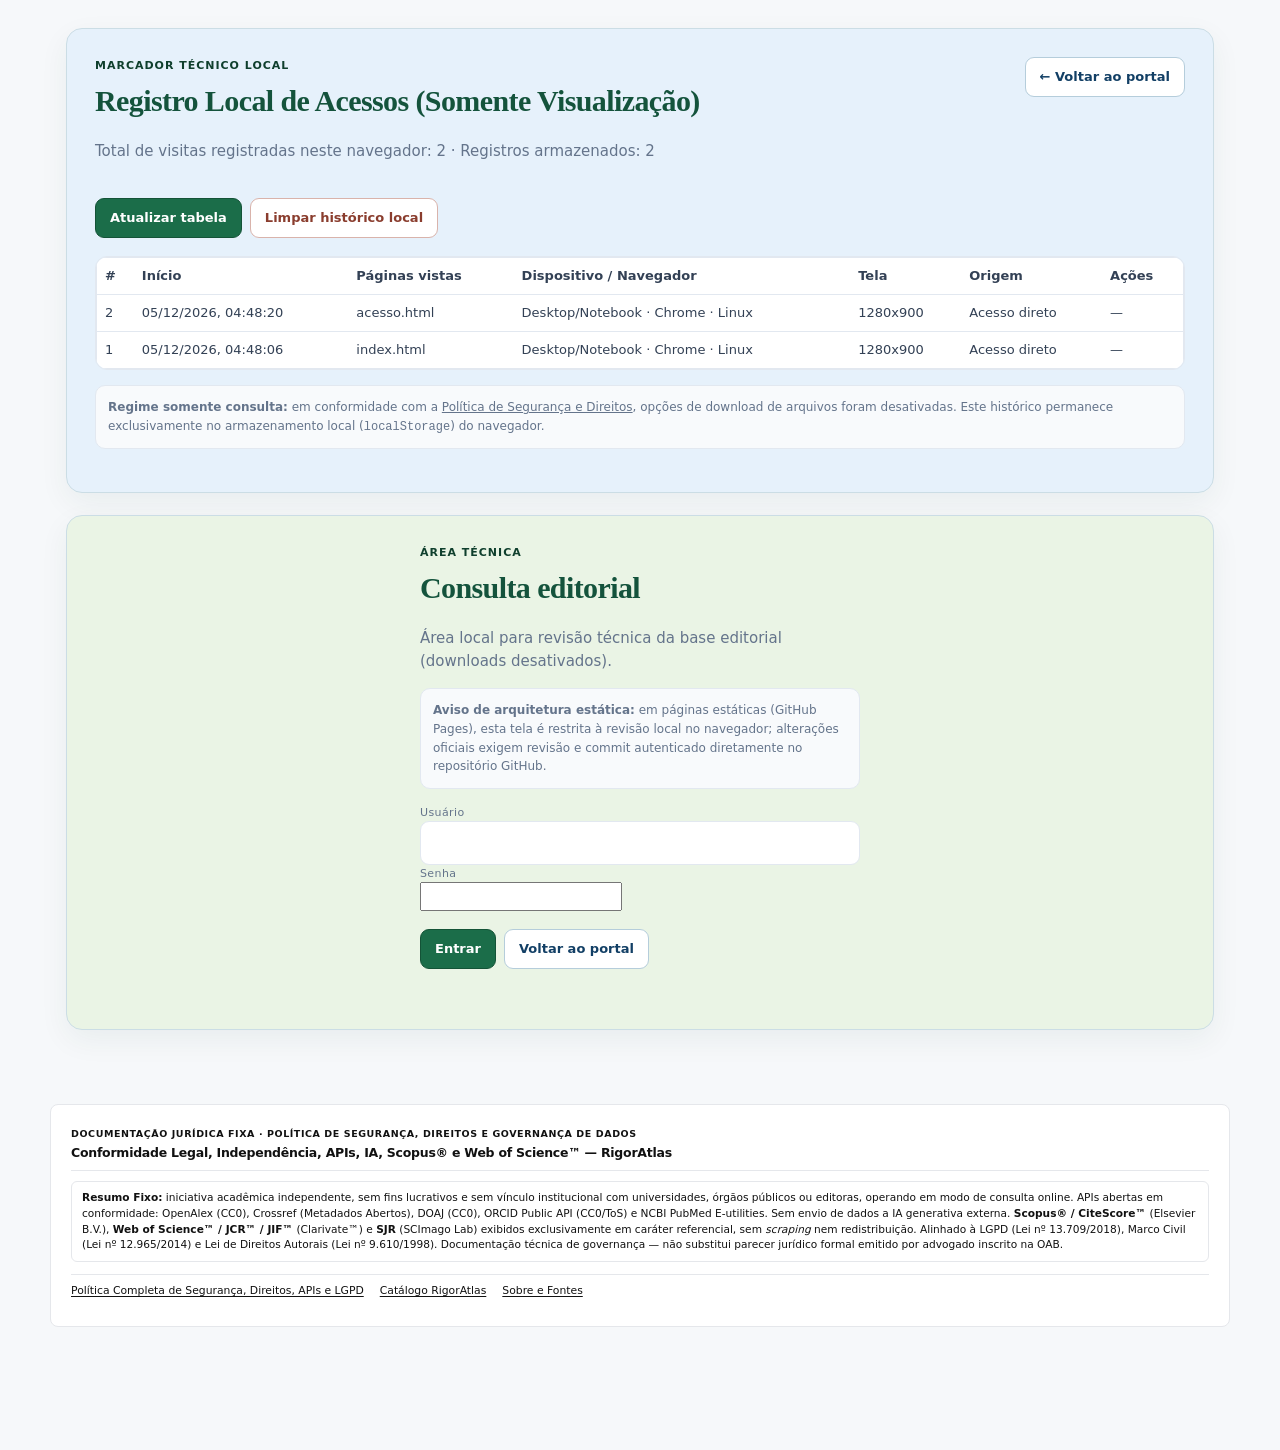
<file: acesso.html>
<!DOCTYPE html>
<html lang="pt-BR">
<head>
<meta charset="utf-8">
<meta name="viewport" content="width=device-width, initial-scale=1">
<title>Área técnica | RigorAtlas</title>
<link rel="stylesheet" href="assets/css/style.css?v=20261124v6">
<style>
.access-page{min-height:100vh;display:block;padding:28px 16px;background:var(--bg)}
.access-card{width:min(1180px,100%);margin:0 auto 22px;min-width:0;box-sizing:border-box;background:#fff;border:1px solid var(--line);border-radius:16px;box-shadow:var(--shadow);padding:28px}
.access-login{width:min(440px,100%);margin:0 auto}
.access-card h1{margin:0;color:var(--green);font-size:30px}
.access-card p{color:var(--muted)}
.access-grid{display:grid;grid-template-columns:1fr 1fr;gap:14px}
.access-field{margin:0}
.access-actions{display:flex;gap:8px;flex-wrap:wrap;margin-top:18px}
.access-msg{min-height:22px;font-size:13px;color:#8a3d2e;margin:10px 0 0}
.admin-panel{display:none;min-width:0;width:100%}
.admin-head{display:flex;justify-content:space-between;align-items:flex-start;gap:15px;margin-bottom:20px;flex-wrap:wrap}
.admin-head h1{margin:0}
.admin-table-wrap{width:100%;max-width:100%;overflow:auto;border:1px solid var(--line);border-radius:12px}
.admin-table{width:100%;min-width:1250px;border-collapse:collapse}
.admin-table th,.admin-table td{padding:8px;border-bottom:1px solid var(--line);vertical-align:top}
.admin-table input,.admin-table select{min-width:120px;min-height:38px}
.admin-table textarea{min-width:220px;min-height:72px}
.admin-toolbar{display:flex;justify-content:space-between;align-items:center;gap:10px;flex-wrap:wrap;margin:18px 0}
.admin-toolbar .group{display:flex;gap:8px;flex-wrap:wrap;align-items:center}
.access-card button,.access-card .btn{display:inline-flex;align-items:center;justify-content:center;width:auto;min-height:40px;height:auto;padding:8px 14px;border-radius:9px;border:1px solid #b5cddb;background:#fff;color:#123f65;font-size:13px;font-weight:650;cursor:pointer;text-decoration:none}
.admin-note{font-size:12px;background:var(--surface-soft);border:1px solid var(--line);padding:12px;border-radius:10px;margin:15px 0}
.primary-admin{background:#1b6d49!important;color:#fff!important;border-color:#145337!important}
.danger-admin{color:#8a3d2e!important;border-color:#d9b3ab!important}
@media(max-width:700px){.access-grid{grid-template-columns:1fr}.access-card{padding:20px}}
</style>
</head>
<body>
<main class="access-page">
  <section id="visitas" class="access-card" aria-labelledby="visitas-title" style="margin-bottom:22px">
    <div class="admin-head">
      <div>
        <span class="eyebrow">Marcador Técnico Local</span>
        <h1 id="visitas-title">Registro Local de Acessos (Somente Visualização)</h1>
        <p id="visit-summary">Carregando histórico técnico local…</p>
      </div>
      <a class="btn" href="./">← Voltar ao portal</a>
    </div>
    <div class="admin-toolbar">
      <div class="group">
        <button id="visit-refresh" class="primary-admin" type="button">Atualizar tabela</button>
        <button id="visit-clear" class="danger-admin" type="button">Limpar histórico local</button>
      </div>
    </div>
    <div class="admin-table-wrap">
      <table class="admin-table" style="min-width:760px">
        <thead><tr>
          <th>#</th><th>Início</th><th>Páginas vistas</th><th>Dispositivo / Navegador</th><th>Tela</th><th>Origem</th><th>Ações</th>
        </tr></thead>
        <tbody id="visit-log-body"></tbody>
      </table>
    </div>
    <p class="admin-note"><strong>Regime somente consulta:</strong> em conformidade com a <a href="privacidade.html">Política de Segurança e Direitos</a>, opções de download de arquivos foram desativadas. Este histórico permanece exclusivamente no armazenamento local (<code>localStorage</code>) do navegador.</p>
  </section>
  <section class="access-card">
    <div id="login-view" class="access-login">
      <span class="eyebrow">Área técnica</span>
      <h1>Consulta editorial</h1>
      <p>Área local para revisão técnica da base editorial (downloads desativados).</p>
      <p class="admin-note"><strong>Aviso de arquitetura estática:</strong> em páginas estáticas (GitHub Pages), esta tela é restrita à revisão local no navegador; alterações oficiais exigem revisão e commit autenticado diretamente no repositório GitHub.</p>
      <form id="login-form">
        <label class="access-field" for="usuario">Usuário</label>
        <input id="usuario" type="text" autocomplete="username" required>
        <label class="access-field" for="senha">Senha</label>
        <input id="senha" type="password" autocomplete="current-password" required>
        <div class="access-actions"><button class="primary-admin" type="submit">Entrar</button><a class="btn" href="./">Voltar ao portal</a></div>
        <p id="login-msg" class="access-msg"></p>
      </form>
    </div>

    <div id="admin-panel" class="admin-panel">
      <div class="admin-head">
        <div>
          <span class="eyebrow">Área técnica</span>
          <h1>Revisão local da base editorial</h1>
          <p>Visualize e rascunhe ajustes locais no navegador (Scopus®, Web of Science™ e CAPES). Downloads e exportações de arquivos permanecem desativados pela política de segurança.</p>
        </div>
        <button id="logout" type="button">Sair</button>
      </div>

      <div class="admin-note">
        <strong>Governança de publicação:</strong> para atualizar o portal oficial com rastreabilidade, aplique alterações auditadas diretamente no repositório GitHub (<code>assets/data/revistas.json</code>) mediante revisão técnica.
      </div>

      <div class="admin-toolbar">
        <div class="group">
          <button id="add" class="primary-admin" type="button">+ Nova revista (rascunho local)</button>
          <button id="save-local" type="button">Salvar rascunho no navegador</button>
          <button id="reset" class="danger-admin" type="button">Restaurar base original</button>
        </div>
      </div>

      <div class="admin-table-wrap">
        <table class="admin-table">
          <thead><tr>
            <th>Título</th><th>Editora</th><th>ISSN</th><th>Área</th><th>Escopo</th>
            <th>CiteScore</th><th>Maior Percentil</th><th>SJR</th><th>Coleção WoS</th><th>JIF (WoS)</th>
            <th>Idioma</th><th>Custo</th><th>Site / Ficha</th><th>Instruções</th><th>Atualizado em</th><th></th>
          </tr></thead>
          <tbody id="admin-body"></tbody>
        </table>
      </div>
    </div>
  </section>
</main>
<footer class="legal-compliance-standalone" aria-labelledby="legal-footer-title">
  <div class="legal-compliance-head">
    <div>
      <span class="legal-compliance-kicker">DOCUMENTAÇÃO JURÍDICA FIXA · POLÍTICA DE SEGURANÇA, DIREITOS E GOVERNANÇA DE DADOS</span>
      <h2 id="legal-footer-title">Conformidade Legal, Independência, APIs, IA, Scopus® e Web of Science™ — RigorAtlas</h2>
    </div>
  </div>
  <div class="legal-disclaimer-bar">
    <strong>Resumo Fixo:</strong> iniciativa acadêmica independente, sem fins lucrativos e sem vínculo institucional com universidades, órgãos públicos ou editoras, operando em modo de consulta online. APIs abertas em conformidade: OpenAlex (CC0), Crossref (Metadados Abertos), DOAJ (CC0), ORCID Public API (CC0/ToS) e NCBI PubMed E-utilities. Sem envio de dados a IA generativa externa. <strong>Scopus® / CiteScore™</strong> (Elsevier B.V.), <strong>Web of Science™ / JCR™ / JIF™</strong> (Clarivate™) e <strong>SJR</strong> (SCImago Lab) exibidos exclusivamente em caráter referencial, sem <em>scraping</em> nem redistribuição. Alinhado à LGPD (Lei nº 13.709/2018), Marco Civil (Lei nº 12.965/2014) e Lei de Direitos Autorais (Lei nº 9.610/1998). Documentação técnica de governança — não substitui parecer jurídico formal emitido por advogado inscrito na OAB.
  </div>
  <div class="legal-links-bar">
    <a href="privacidade.html">Política Completa de Segurança, Direitos, APIs e LGPD</a>
    <a href="index.html">Catálogo RigorAtlas</a>
    <a href="sobre.html">Sobre e Fontes</a>
  </div>
</footer>
<script type="module">
const USER_SHA256="727d59a803beb62023107cce02aeefa7af5323fe5f17edcfa734693b16d7c75d";
const PASS_SHA256="4439959ed7554063122ebf22f5b656ca4e62ecfd96a3fae567dab227e21863d5";
const DATA_URL="assets/data/revistas.json";
let data=null;

const $=id=>document.getElementById(id);
const esc=v=>String(v??"").replace(/[&<>"]/g,c=>({"&":"&amp;","<":"&lt;",">":"&gt;",'"':"&quot;"}[c]));

async function sha256Hex(str){
  if(!window.crypto?.subtle)return "";
  const buf=await crypto.subtle.digest("SHA-256",new TextEncoder().encode(str));
  return Array.from(new Uint8Array(buf)).map(b=>b.toString(16).padStart(2,"0")).join("");
}

async function loadData(){
  const local=localStorage.getItem("rigoratlas_admin_base");
  if(local){try{data=JSON.parse(local);return}catch{}}
  const res=await fetch(DATA_URL,{cache:"no-store"});
  if(!res.ok) throw new Error("Não foi possível carregar a base editorial.");
  data=await res.json();
}

const ADMIN_FIELDS=[
  ["titulo","text"],["editora","text"],["issn","text"],["area","text"],["escopo","textarea"],
  ["citescore","number"],["maiorPercentil","number"],["sjr","text"],["colecaoWos","text"],["fatorImpacto","number"],
  ["idioma","text"],["custo","textarea"],["url","url"],["urlInstrucoes","url"],["atualizadoEm","text"]
];
const NUM_FIELDS=new Set(["citescore","maiorPercentil","fatorImpacto"]);

function row(r,i){
 return "<tr>"+
 ADMIN_FIELDS
 .map(([k,t])=>`<td><${t==="textarea"?"textarea":"input"} data-i="${i}" data-k="${k}"${t==="textarea"?"":` type="${t}" step="any"`}>${t==="textarea"?esc(r[k]):""}</${t==="textarea"?"textarea":"input"}></td>`).join("")+
 `<td><button type="button" class="delete" data-i="${i}">Excluir</button></td></tr>`;
}

function render(){
 $("admin-body").innerHTML=(data.revistas||[]).map(row).join("");
 document.querySelectorAll("#admin-body input,#admin-body textarea").forEach(el=>{
   const r=data.revistas[+el.dataset.i]; el.value=r[el.dataset.k]??"";
   el.addEventListener("input",()=>{
     let v=el.value;
     if(NUM_FIELDS.has(el.dataset.k))v=v===""?null:Number(v);
     data.revistas[+el.dataset.i][el.dataset.k]=v;
   });
 });
 document.querySelectorAll(".delete").forEach(b=>b.onclick=()=>{data.revistas.splice(+b.dataset.i,1);render();});
}

$("login-form").onsubmit=async e=>{
 e.preventDefault();
 const uHash=await sha256Hex($("usuario").value.trim());
 const pHash=await sha256Hex($("senha").value);
 if(uHash===USER_SHA256 && pHash===PASS_SHA256){
   sessionStorage.setItem("rigoratlas_admin_auth","1");
   $("login-view").style.display="none";$("admin-panel").style.display="block";
   try{await loadData();render()}catch(err){$("admin-panel").innerHTML="<p>"+esc(err.message)+"</p>"}
 }else $("login-msg").textContent="Usuário ou senha inválidos.";
};

$("logout").onclick=()=>{sessionStorage.removeItem("rigoratlas_admin_auth");location.reload()};
$("add").onclick=()=>{data.revistas.unshift({id:Date.now(),titulo:"Nova revista",editora:"",issn:"",area:"",escopo:"",citescore:null,maiorPercentil:null,sjr:"",colecaoWos:"",fatorImpacto:null,acordoCapes:null,idioma:"",custo:"",url:"",urlInstrucoes:"",atualizadoEm:new Date().toISOString().slice(0,10)});render()};
$("save-local").onclick=()=>{localStorage.setItem("rigoratlas_admin_base",JSON.stringify(data));alert("Rascunho salvo localmente neste navegador.")};
$("reset").onclick=()=>{if(confirm("Restaurar a base original e apagar o rascunho local?")){localStorage.removeItem("rigoratlas_admin_base");location.reload()}};
if(sessionStorage.getItem("rigoratlas_admin_auth")==="1"){
 $("login-view").style.display="none";$("admin-panel").style.display="block";
 loadData().then(render).catch(e=>{$("admin-panel").innerHTML="<p>"+esc(e.message)+"</p>"});
}
</script>
<script type="module">
import {getVisitData,clearVisitLog} from "./assets/js/visitor-tracker.js?v=20261124indep3";
const $v=id=>document.getElementById(id);
const escV=s=>String(s??"").replace(/[&<>"]/g,c=>({"&":"&amp;","<":"&lt;",">":"&gt;",'"':"&quot;"}[c]));
function renderVisits(){
  const d=getVisitData();
  if($v("visit-summary"))$v("visit-summary").textContent=`Total de visitas registradas neste navegador: ${d.totalVisitas} · Registros armazenados: ${d.registros.length}`;
  const body=$v("visit-log-body");
  if(!body)return;
  body.innerHTML=d.registros.map(r=>`<tr>
    <td>${escV(r.numero)}</td>
    <td>${escV(r.dataHoraBR)}</td>
    <td>${escV((r.paginas||[]).join(" → "))}</td>
    <td>${escV(r.dispositivo)} · ${escV(r.navegadorSistema)}</td>
    <td>${escV(r.resolucao)}</td>
    <td>${escV(r.origem)}</td>
    <td>${escV((r.acoes||[]).join(" | ")||"—")}</td>
  </tr>`).join("")||'<tr><td colspan="7">Nenhuma visita registrada ainda neste navegador.</td></tr>';
}
$v("visit-refresh")?.addEventListener("click",renderVisits);
$v("visit-clear")?.addEventListener("click",()=>{
  if(confirm("Limpar todo o registro local de visitas?")){clearVisitLog();renderVisits();}
});
renderVisits();
</script>
<script type="module" src="assets/js/accessibility.js?v=20261124nat7"></script>
</body>
</html>
</file>
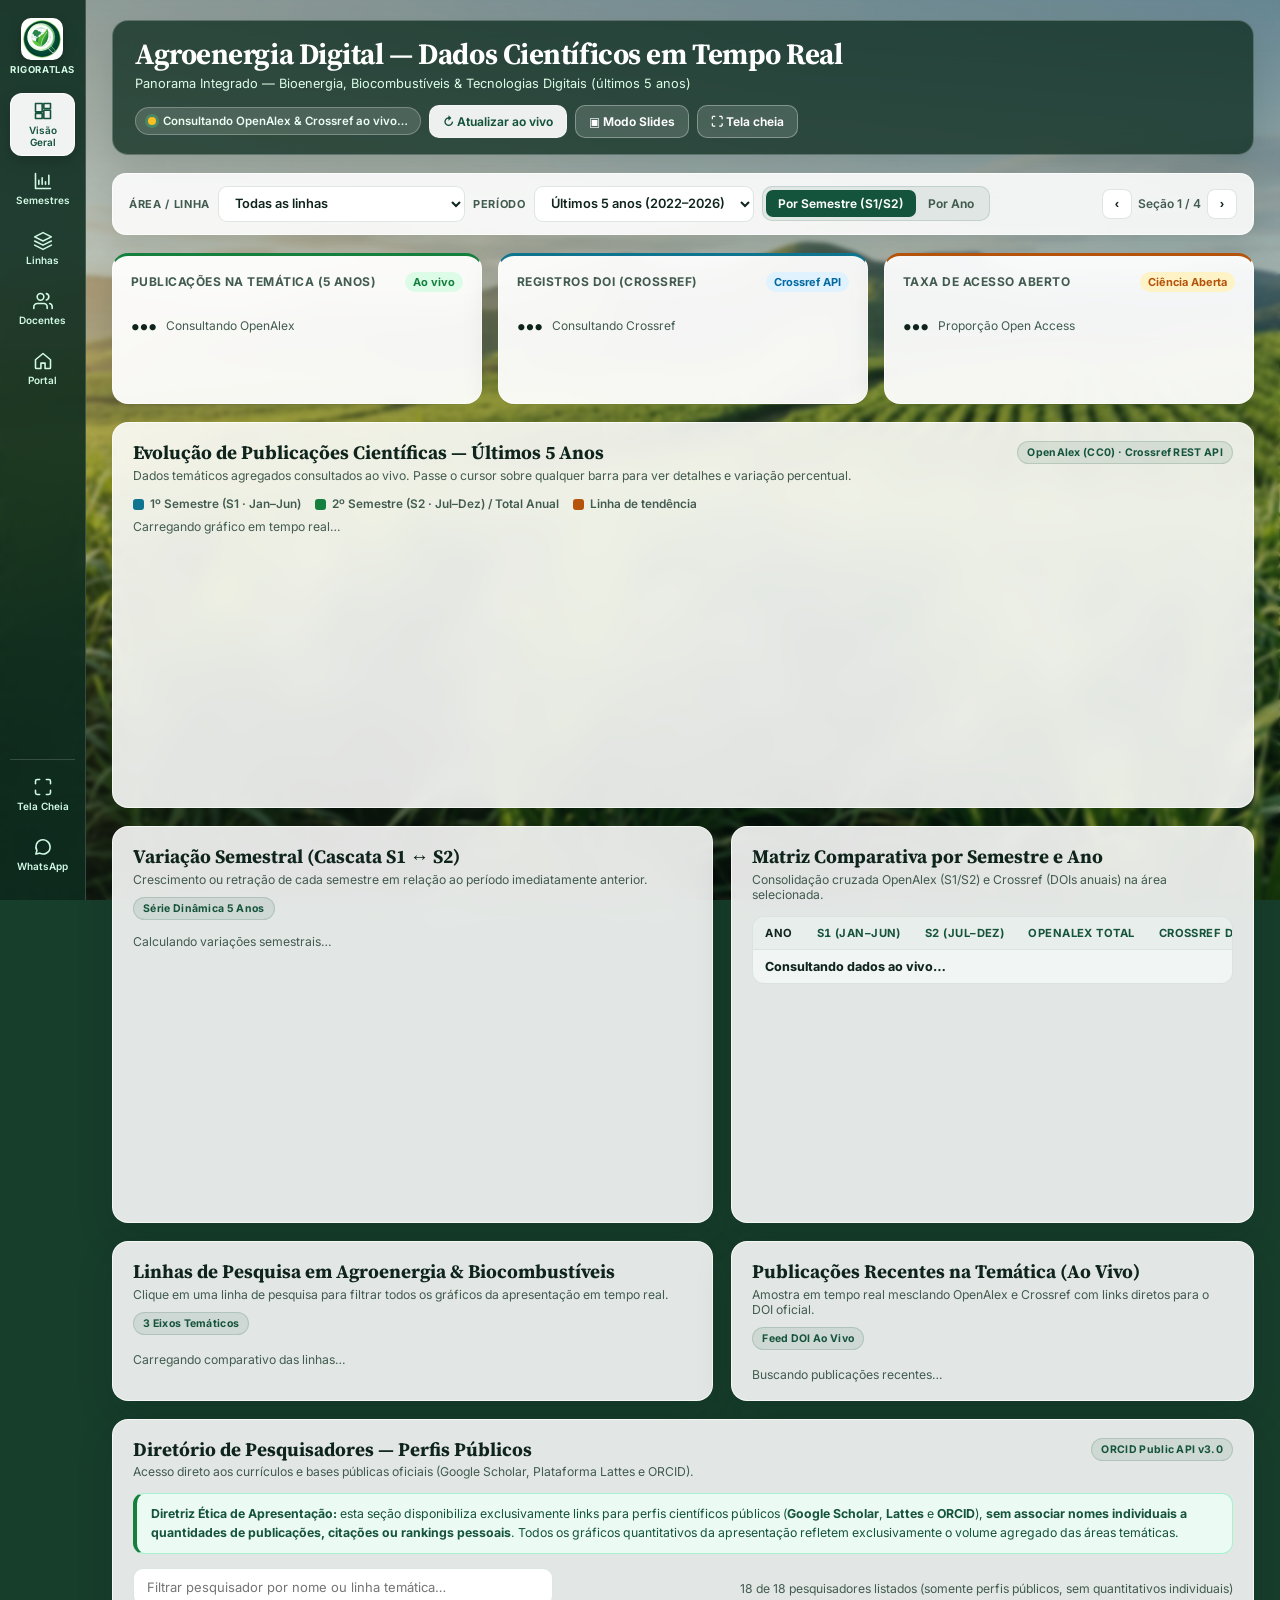
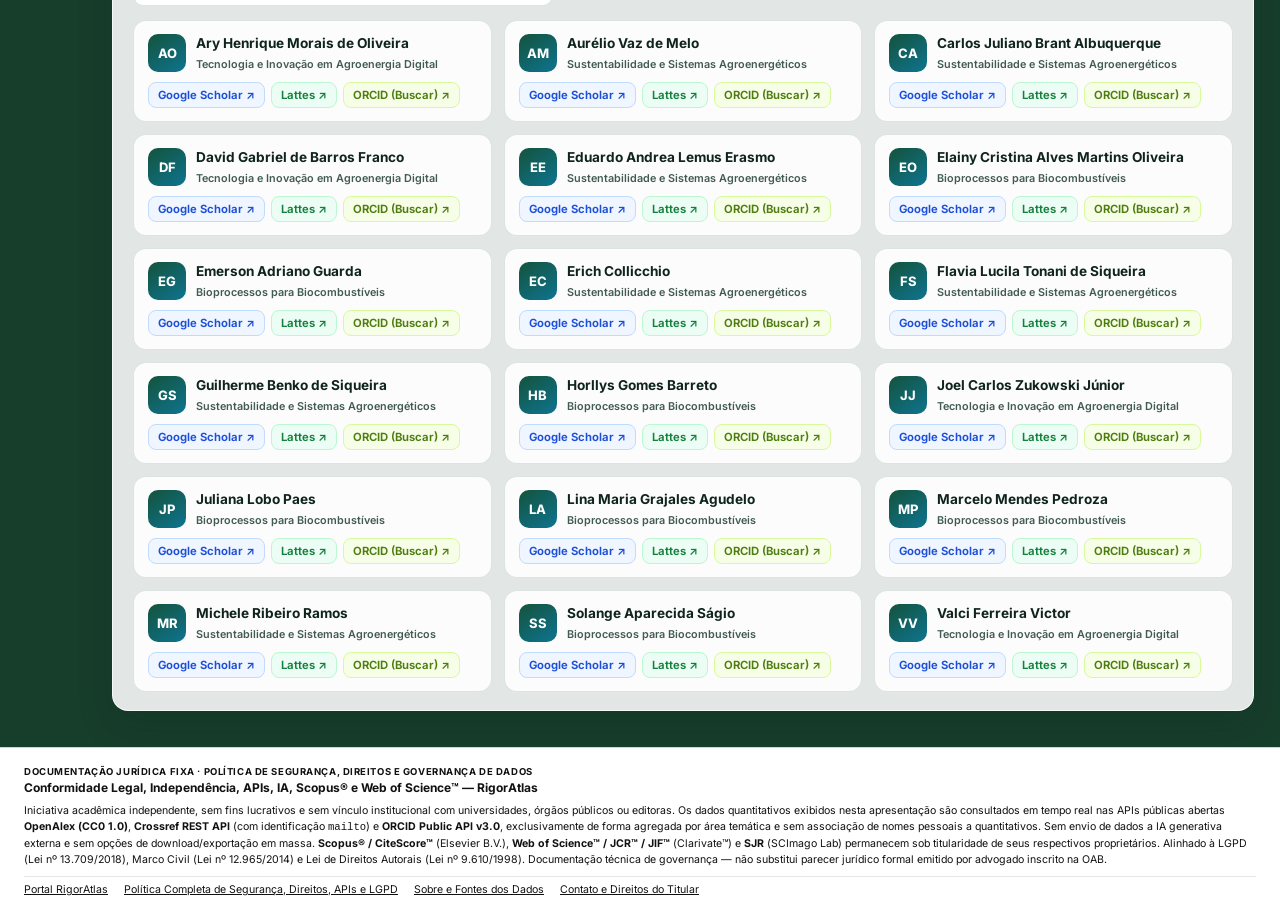
<file: apresentacao.html>
<!DOCTYPE html>
<html lang="pt-BR">
<head>
<meta charset="utf-8">
<meta name="viewport" content="width=device-width, initial-scale=1">
<title>Apresentação Interativa — Agroenergia Digital &amp; Biocombustíveis | RigorAtlas</title>
<meta name="description" content="Apresentação científica interativa com dados em tempo real das APIs OpenAlex, Crossref e ORCID sobre Agroenergia Digital, Biocombustíveis e Linhas de Pesquisa nos últimos 5 anos.">
<link rel="preconnect" href="https://fonts.googleapis.com">
<link rel="preconnect" href="https://fonts.gstatic.com" crossorigin>
<link href="https://fonts.googleapis.com/css2?family=Inter:wght@400;500;600;700;800&family=Source+Serif+4:ital,opsz,wght@0,8..60,600;0,8..60,700;1,8..60,500&display=swap" rel="stylesheet">
<link rel="stylesheet" href="assets/css/apresentacao.css?v=20261124v2">
</head>
<body class="pres-body">
<div class="pres-shell">
  <aside class="pres-rail" aria-label="Navegação da apresentação interativa">
    <a class="pres-rail-brand" href="index.html" title="Voltar ao portal RigorAtlas">
      <img src="assets/img/logo-rigoratlas.svg?v=20261124" alt="Logotipo RigorAtlas">
      <span>RigorAtlas</span>
    </a>
    <nav class="pres-rail-nav">
      <button type="button" class="pres-rail-btn active" data-slide="0">
        <svg viewBox="0 0 24 24" aria-hidden="true"><path d="M3 13h8V3H3v10zm0 8h8v-6H3v6zm10 0h8V11h-8v10zm0-18v6h8V3h-8z"/></svg>
        <span>Visão Geral</span>
      </button>
      <button type="button" class="pres-rail-btn" data-slide="1">
        <svg viewBox="0 0 24 24" aria-hidden="true"><path d="M3 3v18h18M7 16v-5m4 5V8m4 8v-3m4 3V5"/></svg>
        <span>Semestres</span>
      </button>
      <button type="button" class="pres-rail-btn" data-slide="2">
        <svg viewBox="0 0 24 24" aria-hidden="true"><path d="M12 2L2 7l10 5 10-5-10-5zM2 17l10 5 10-5M2 12l10 5 10-5"/></svg>
        <span>Linhas</span>
      </button>
      <button type="button" class="pres-rail-btn" data-slide="3">
        <svg viewBox="0 0 24 24" aria-hidden="true"><path d="M17 21v-2a4 4 0 0 0-4-4H5a4 4 0 0 0-4 4v2"/><circle cx="9" cy="7" r="4"/><path d="M23 21v-2a4 4 0 0 0-3-3.87M16 3.13a4 4 0 0 1 0 7.75"/></svg>
        <span>Docentes</span>
      </button>
      <a class="pres-rail-btn" href="index.html">
        <svg viewBox="0 0 24 24" aria-hidden="true"><path d="M3 10.5L12 3l9 7.5V20a1 1 0 0 1-1 1h-5.5v-6.5h-5V21H4a1 1 0 0 1-1-1v-9.5z"/></svg>
        <span>Portal</span>
      </a>
    </nav>
    <div class="pres-rail-bottom">
      <button type="button" id="rail-fullscreen" class="pres-rail-btn" title="Alternar tela cheia">
        <svg viewBox="0 0 24 24" aria-hidden="true"><path d="M8 3H5a2 2 0 0 0-2 2v3m18 0V5a2 2 0 0 0-2-2h-3m0 18h3a2 2 0 0 0 2-2v-3M3 16v3a2 2 0 0 0 2 2h3"/></svg>
        <span>Tela Cheia</span>
      </button>
      <a class="pres-rail-btn" href="https://wa.me/5548996390391?text=Ol%C3%A1!%20Gostaria%20de%20tirar%20uma%20d%C3%BAvida%20sobre%20a%20apresenta%C3%A7%C3%A3o%20RigorAtlas." target="_blank" rel="noopener noreferrer" title="WhatsApp (48) 99639-0391">
        <svg viewBox="0 0 24 24" aria-hidden="true"><path d="M20.5 11.9a8.5 8.5 0 0 1-12.5 7.5L3.5 20.5l1.2-4.3A8.5 8.5 0 1 1 20.5 11.9z"/></svg>
        <span>WhatsApp</span>
      </a>
    </div>
  </aside>

  <main class="pres-main">
    <header class="pres-topbar">
      <div class="pres-title-block">
        <h1>Agroenergia Digital — Dados Científicos em Tempo Real</h1>
        <p id="active-line-subtitle">Panorama Integrado — Bioenergia, Biocombustíveis &amp; Tecnologias Digitais (últimos 5 anos)</p>
      </div>
      <div class="pres-live-bar">
        <span id="live-status-pill" class="pres-live-pill loading" role="status" aria-live="polite">
          <span class="pres-live-dot" aria-hidden="true"></span>
          <span id="live-status-text">Conectando às APIs abertas…</span>
        </span>
        <button type="button" id="btn-refresh-live" class="pres-action-btn">↻ Atualizar ao vivo</button>
        <button type="button" id="btn-slide-mode" class="pres-action-btn ghost">▣ Modo Slides</button>
        <button type="button" id="btn-fullscreen" class="pres-action-btn ghost">⛶ Tela cheia</button>
      </div>
    </header>

    <section class="pres-filters" aria-label="Filtros interativos em tempo real">
      <div class="pres-filter-group">
        <label class="pres-filter-label" for="filter-line">Área / Linha</label>
        <select id="filter-line" class="pres-select" aria-label="Selecionar linha de pesquisa"></select>

        <label class="pres-filter-label" for="filter-year">Período</label>
        <select id="filter-year" class="pres-select" aria-label="Filtrar período de anos"></select>

        <div class="pres-segmented" role="group" aria-label="Granularidade temporal">
          <button type="button" class="pres-seg-btn active" data-granularity="semester">Por Semestre (S1/S2)</button>
          <button type="button" class="pres-seg-btn" data-granularity="year">Por Ano</button>
        </div>
      </div>
      <div class="pres-slide-pager" aria-label="Navegação por seções">
        <button type="button" id="btn-prev-slide" aria-label="Seção anterior">‹</button>
        <span id="slide-counter">Seção 1 / 4</span>
        <button type="button" id="btn-next-slide" aria-label="Próxima seção">›</button>
      </div>
    </section>

    <!-- SEÇÃO 1: VISÃO GERAL & KPIs + GRÁFICO PRINCIPAL -->
    <section id="sec-visao-geral" class="pres-section slide-active" aria-label="Visão geral e indicadores em tempo real">
      <div class="pres-kpi-grid">
        <article class="kpi-card">
          <div class="kpi-top">
            <span class="kpi-label">Publicações na Temática (5 anos)</span>
            <span id="kpi-total-badge" class="kpi-badge">Ao vivo</span>
          </div>
          <div class="kpi-value-row">
            <strong id="kpi-total-value" class="kpi-value">…</strong>
            <span id="kpi-total-meta" class="kpi-meta">Consultando OpenAlex</span>
          </div>
          <svg id="spark-total" class="kpi-sparkline" aria-hidden="true"></svg>
        </article>

        <article class="kpi-card teal">
          <div class="kpi-top">
            <span class="kpi-label">Registros DOI (Crossref)</span>
            <span class="kpi-badge neutral">Crossref API</span>
          </div>
          <div class="kpi-value-row">
            <strong id="kpi-crossref-value" class="kpi-value">…</strong>
            <span id="kpi-crossref-meta" class="kpi-meta">Consultando Crossref</span>
          </div>
          <svg id="spark-crossref" class="kpi-sparkline" aria-hidden="true"></svg>
        </article>

        <article class="kpi-card amber">
          <div class="kpi-top">
            <span class="kpi-label">Taxa de Acesso Aberto</span>
            <span class="kpi-badge amber">Ciência Aberta</span>
          </div>
          <div class="kpi-value-row">
            <strong id="kpi-oa-value" class="kpi-value">…</strong>
            <span id="kpi-oa-meta" class="kpi-meta">Proporção Open Access</span>
          </div>
          <svg id="spark-oa" class="kpi-sparkline" aria-hidden="true"></svg>
        </article>
      </div>

      <article class="glass-card" style="margin-top:18px">
        <div class="glass-card-head">
          <div>
            <h2>Evolução de Publicações Científicas — Últimos 5 Anos</h2>
            <p class="glass-card-sub">Dados temáticos agregados consultados ao vivo. Passe o cursor sobre qualquer barra para ver detalhes e variação percentual.</p>
          </div>
          <span class="api-source-tag">OpenAlex (CC0) · Crossref REST API</span>
        </div>
        <div class="chart-legend">
          <span class="legend-item"><span class="legend-swatch" style="background:#0e7490"></span> 1º Semestre (S1 · Jan–Jun)</span>
          <span class="legend-item"><span class="legend-swatch" style="background:#15803d"></span> 2º Semestre (S2 · Jul–Dez) / Total Anual</span>
          <span class="legend-item"><span class="legend-swatch" style="background:#b45309"></span> Linha de tendência</span>
        </div>
        <div id="main-evolution-chart" class="pres-chart-wrap"><p class="glass-card-sub">Carregando gráfico em tempo real…</p></div>
      </article>
    </section>

    <!-- SEÇÃO 2: SEMESTRES, CASCATA DE VARIAÇÃO E MATRIZ -->
    <section id="sec-semestres" class="pres-section" aria-label="Análise semestral e anual">
      <div class="pres-two-col">
        <article class="glass-card">
          <div class="glass-card-head">
            <div>
              <h2>Variação Semestral (Cascata S1 ↔ S2)</h2>
              <p class="glass-card-sub">Crescimento ou retração de cada semestre em relação ao período imediatamente anterior.</p>
            </div>
            <span class="api-source-tag">Série Dinâmica 5 Anos</span>
          </div>
          <div id="waterfall-chart" class="pres-chart-wrap"><p class="glass-card-sub">Calculando variações semestrais…</p></div>
        </article>

        <article class="glass-card">
          <div class="glass-card-head">
            <div>
              <h2>Matriz Comparativa por Semestre e Ano</h2>
              <p class="glass-card-sub">Consolidação cruzada OpenAlex (S1/S2) e Crossref (DOIs anuais) na área selecionada.</p>
            </div>
          </div>
          <div class="pres-table-wrap">
            <table class="pres-table">
              <thead>
                <tr>
                  <th scope="col">Ano</th>
                  <th scope="col">S1 (Jan–Jun)</th>
                  <th scope="col">S2 (Jul–Dez)</th>
                  <th scope="col">OpenAlex Total</th>
                  <th scope="col">Crossref DOIs</th>
                  <th scope="col">Var. Anual</th>
                </tr>
              </thead>
              <tbody id="semester-matrix-body">
                <tr><td colspan="6">Consultando dados ao vivo…</td></tr>
              </tbody>
            </table>
          </div>
        </article>
      </div>
    </section>

    <!-- SEÇÃO 3: LINHAS DE PESQUISA & ARTIGOS RECENTES AO VIVO -->
    <section id="sec-linhas" class="pres-section" aria-label="Linhas de pesquisa e produções recentes">
      <div class="pres-two-col">
        <article class="glass-card">
          <div class="glass-card-head">
            <div>
              <h2>Linhas de Pesquisa em Agroenergia &amp; Biocombustíveis</h2>
              <p class="glass-card-sub">Clique em uma linha de pesquisa para filtrar todos os gráficos da apresentação em tempo real.</p>
            </div>
            <span class="api-source-tag">3 Eixos Temáticos</span>
          </div>
          <div id="research-lines-bars" class="line-bars"><p class="glass-card-sub">Carregando comparativo das linhas…</p></div>
        </article>

        <article class="glass-card">
          <div class="glass-card-head">
            <div>
              <h2>Publicações Recentes na Temática (Ao Vivo)</h2>
              <p class="glass-card-sub">Amostra em tempo real mesclando OpenAlex e Crossref com links diretos para o DOI oficial.</p>
            </div>
            <span class="api-source-tag">Feed DOI Ao Vivo</span>
          </div>
          <div id="live-works-list" class="live-works-list"><p class="glass-card-sub">Buscando publicações recentes…</p></div>
        </article>
      </div>
    </section>

    <!-- SEÇÃO 4: DIRETÓRIO DE PESQUISADORES (SEM QUANTITATIVOS INDIVIDUAIS) -->
    <section id="sec-pesquisadores" class="pres-section" aria-label="Diretório de pesquisadores e links oficiais">
      <article class="glass-card">
        <div class="glass-card-head">
          <div>
            <h2>Diretório de Pesquisadores — Perfis Públicos</h2>
            <p class="glass-card-sub">Acesso direto aos currículos e bases públicas oficiais (Google Scholar, Plataforma Lattes e ORCID).</p>
          </div>
          <span class="api-source-tag">ORCID Public API v3.0</span>
        </div>
        <div class="ethics-notice">
          <strong>Diretriz Ética de Apresentação:</strong> esta seção disponibiliza exclusivamente links para perfis científicos públicos (<strong>Google Scholar</strong>, <strong>Lattes</strong> e <strong>ORCID</strong>), <strong>sem associar nomes individuais a quantidades de publicações, citações ou rankings pessoais</strong>. Todos os gráficos quantitativos da apresentação refletem exclusivamente o volume agregado das áreas temáticas.
        </div>
        <div class="faculty-toolbar">
          <input type="search" id="faculty-search" class="faculty-search" placeholder="Filtrar pesquisador por nome ou linha temática…" aria-label="Filtrar pesquisador por nome ou linha temática">
          <span id="faculty-count" class="glass-card-sub"></span>
        </div>
        <div id="faculty-grid" class="faculty-grid"></div>
      </article>
    </section>
  </main>
</div>

<footer class="pres-legal-footer" aria-labelledby="pres-legal-title">
  <div class="pres-legal-inner">
    <span class="legal-compliance-kicker">DOCUMENTAÇÃO JURÍDICA FIXA · POLÍTICA DE SEGURANÇA, DIREITOS E GOVERNANÇA DE DADOS</span>
    <h2 id="pres-legal-title">Conformidade Legal, Independência, APIs, IA, Scopus® e Web of Science™ — RigorAtlas</h2>
    <p>Iniciativa acadêmica independente, sem fins lucrativos e sem vínculo institucional com universidades, órgãos públicos ou editoras. Os dados quantitativos exibidos nesta apresentação são consultados em tempo real nas APIs públicas abertas <strong>OpenAlex (CC0 1.0)</strong>, <strong>Crossref REST API</strong> (com identificação <code>mailto</code>) e <strong>ORCID Public API v3.0</strong>, exclusivamente de forma agregada por área temática e sem associação de nomes pessoais a quantitativos. Sem envio de dados a IA generativa externa e sem opções de download/exportação em massa. <strong>Scopus® / CiteScore™</strong> (Elsevier B.V.), <strong>Web of Science™ / JCR™ / JIF™</strong> (Clarivate™) e <strong>SJR</strong> (SCImago Lab) permanecem sob titularidade de seus respectivos proprietários. Alinhado à LGPD (Lei nº 13.709/2018), Marco Civil (Lei nº 12.965/2014) e Lei de Direitos Autorais (Lei nº 9.610/1998). Documentação técnica de governança — não substitui parecer jurídico formal emitido por advogado inscrito na OAB.</p>
    <div class="pres-legal-links">
      <a href="index.html">Portal RigorAtlas</a>
      <a href="privacidade.html">Política Completa de Segurança, Direitos, APIs e LGPD</a>
      <a href="sobre.html">Sobre e Fontes dos Dados</a>
      <a href="index.html#sugerir">Contato e Direitos do Titular</a>
    </div>
  </div>
</footer>

<div id="chart-tooltip" class="chart-tooltip" role="tooltip" aria-hidden="true"></div>
<script type="module" src="assets/js/apresentacao.js?v=20261124v2"></script>
</body>
</html>
</file>
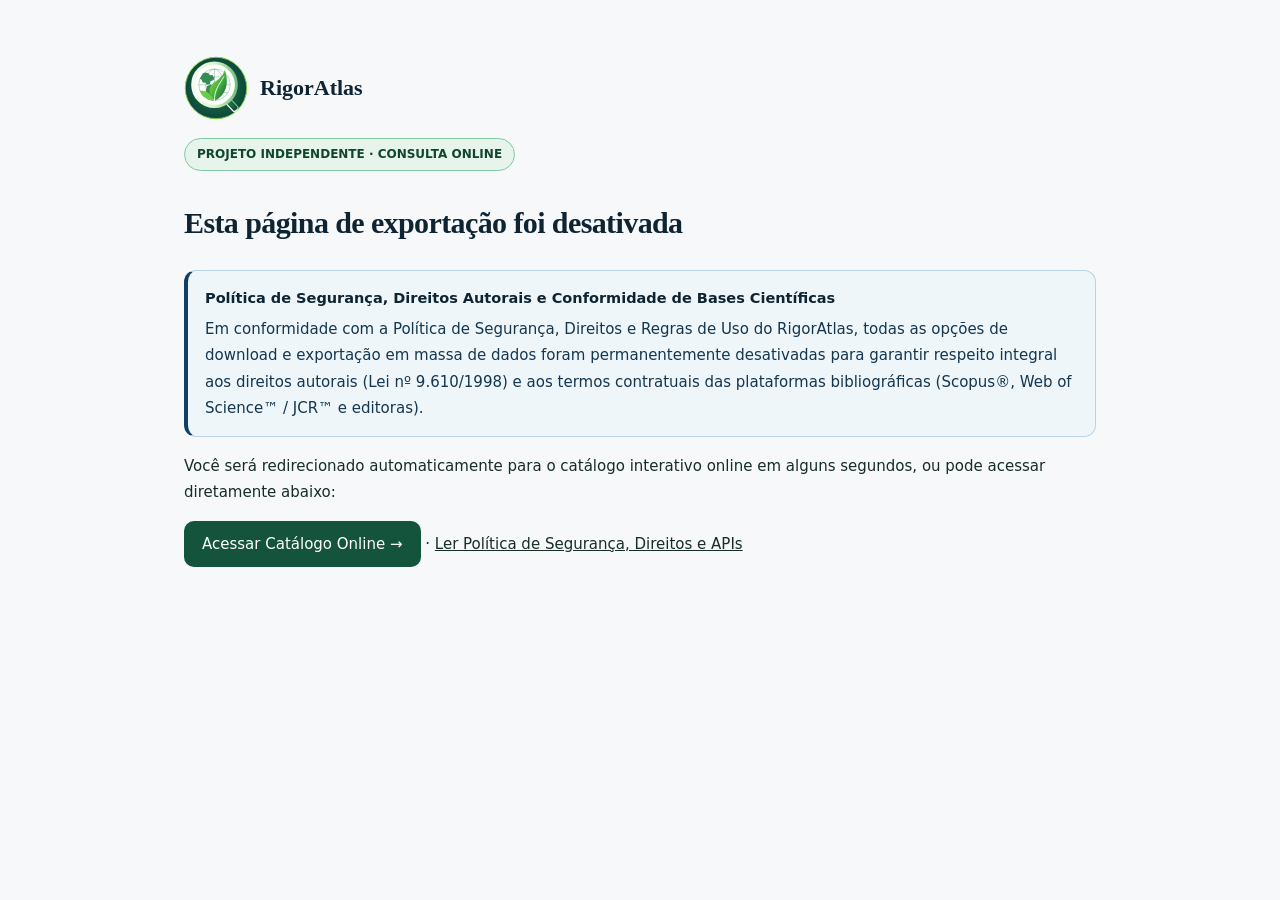
<file: base-planilha.html>
<!DOCTYPE html>
<html lang="pt-BR">
<head>
<meta charset="utf-8">
<meta name="viewport" content="width=device-width, initial-scale=1">
<meta http-equiv="refresh" content="6;url=index.html#revistas">
<title>Consulta Exclusivamente Online | RigorAtlas</title>
<meta name="description" content="As opções de download foram desativadas pela Política de Segurança, Direitos e Conformidade do RigorAtlas. Consulte o catálogo online.">
<link rel="stylesheet" href="assets/css/style.css?v=20261124v6">
</head>
<body>
<main class="information-page policy-page">
  <a class="brand-lockup" href="index.html"><img class="brand-logo" src="assets/img/logo-rigoratlas.svg?v=20261124" alt="Logotipo RigorAtlas"><strong>RigorAtlas</strong></a>
  <span class="policy-hero-badge">PROJETO INDEPENDENTE · CONSULTA ONLINE</span>
  <h1>Esta página de exportação foi desativada</h1>
  <div class="policy-callout">
    <strong>Política de Segurança, Direitos Autorais e Conformidade de Bases Científicas</strong>
    Em conformidade com a Política de Segurança, Direitos e Regras de Uso do RigorAtlas, todas as opções de download e exportação em massa de dados foram permanentemente desativadas para garantir respeito integral aos direitos autorais (Lei nº 9.610/1998) e aos termos contratuais das plataformas bibliográficas (Scopus®, Web of Science™ / JCR™ e editoras).
  </div>
  <p>Você será redirecionado automaticamente para o catálogo interativo online em alguns segundos, ou pode acessar diretamente abaixo:</p>
  <p><a class="primary" href="index.html#revistas" style="display:inline-flex;align-items:center;padding:10px 18px;border-radius:10px;text-decoration:none">Acessar Catálogo Online →</a> · <a href="privacidade.html">Ler Política de Segurança, Direitos e APIs</a></p>
</main>
</body>
</html>
</file>
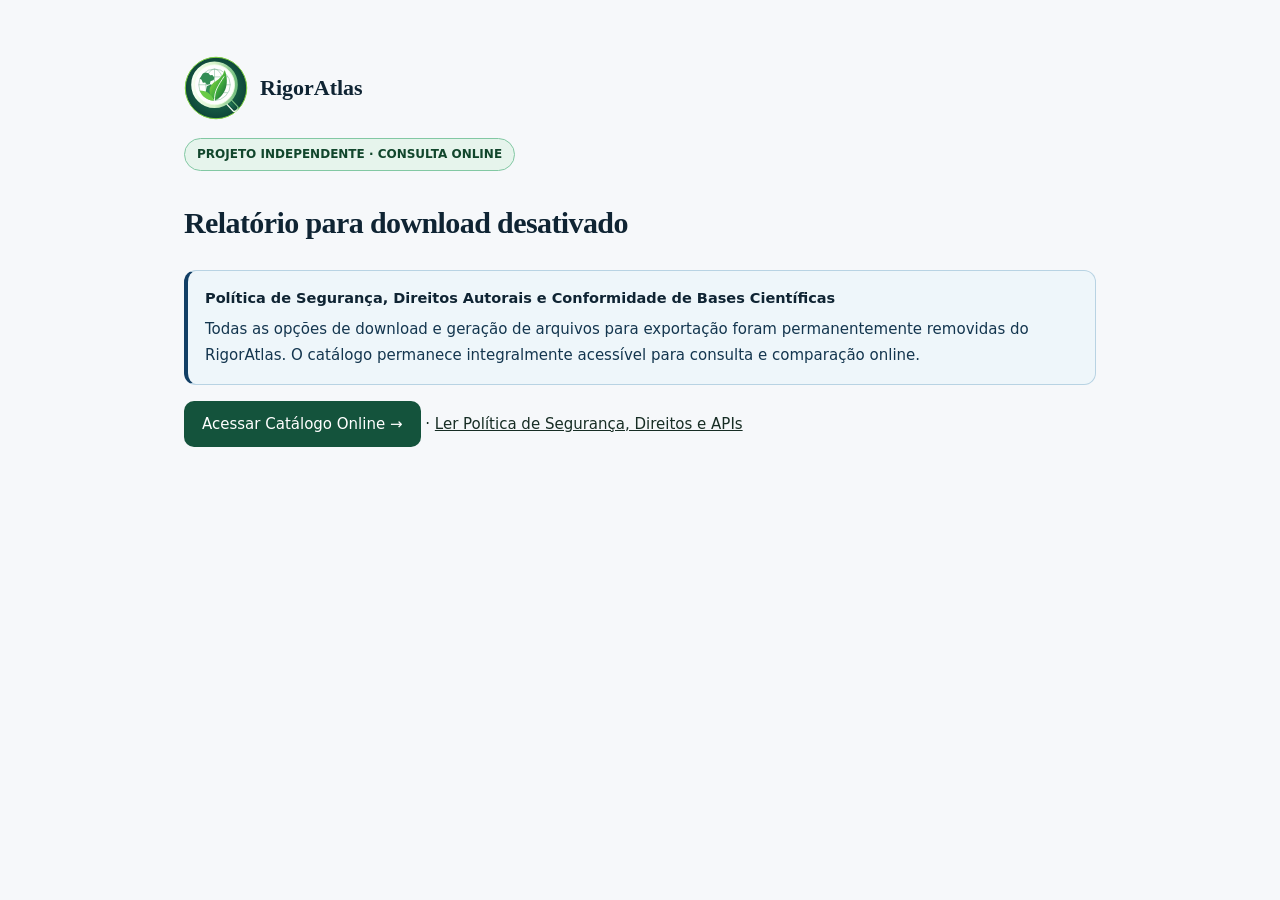
<file: catalogo-pdf.html>
<!DOCTYPE html>
<html lang="pt-BR">
<head>
<meta charset="utf-8">
<meta name="viewport" content="width=device-width, initial-scale=1">
<meta http-equiv="refresh" content="6;url=index.html#revistas">
<title>Consulta Exclusivamente Online | RigorAtlas</title>
<meta name="description" content="A geração e o download de relatórios foram desativados pela Política de Segurança e Direitos do RigorAtlas. Consulte o catálogo online.">
<link rel="stylesheet" href="assets/css/style.css?v=20261124v6">
</head>
<body>
<main class="information-page policy-page">
  <a class="brand-lockup" href="index.html"><img class="brand-logo" src="assets/img/logo-rigoratlas.svg?v=20261124" alt="Logotipo RigorAtlas"><strong>RigorAtlas</strong></a>
  <span class="policy-hero-badge">PROJETO INDEPENDENTE · CONSULTA ONLINE</span>
  <h1>Relatório para download desativado</h1>
  <div class="policy-callout">
    <strong>Política de Segurança, Direitos Autorais e Conformidade de Bases Científicas</strong>
    Todas as opções de download e geração de arquivos para exportação foram permanentemente removidas do RigorAtlas. O catálogo permanece integralmente acessível para consulta e comparação online.
  </div>
  <p><a class="primary" href="index.html#revistas" style="display:inline-flex;align-items:center;padding:10px 18px;border-radius:10px;text-decoration:none">Acessar Catálogo Online →</a> · <a href="privacidade.html">Ler Política de Segurança, Direitos e APIs</a></p>
</main>
</body>
</html>
</file>
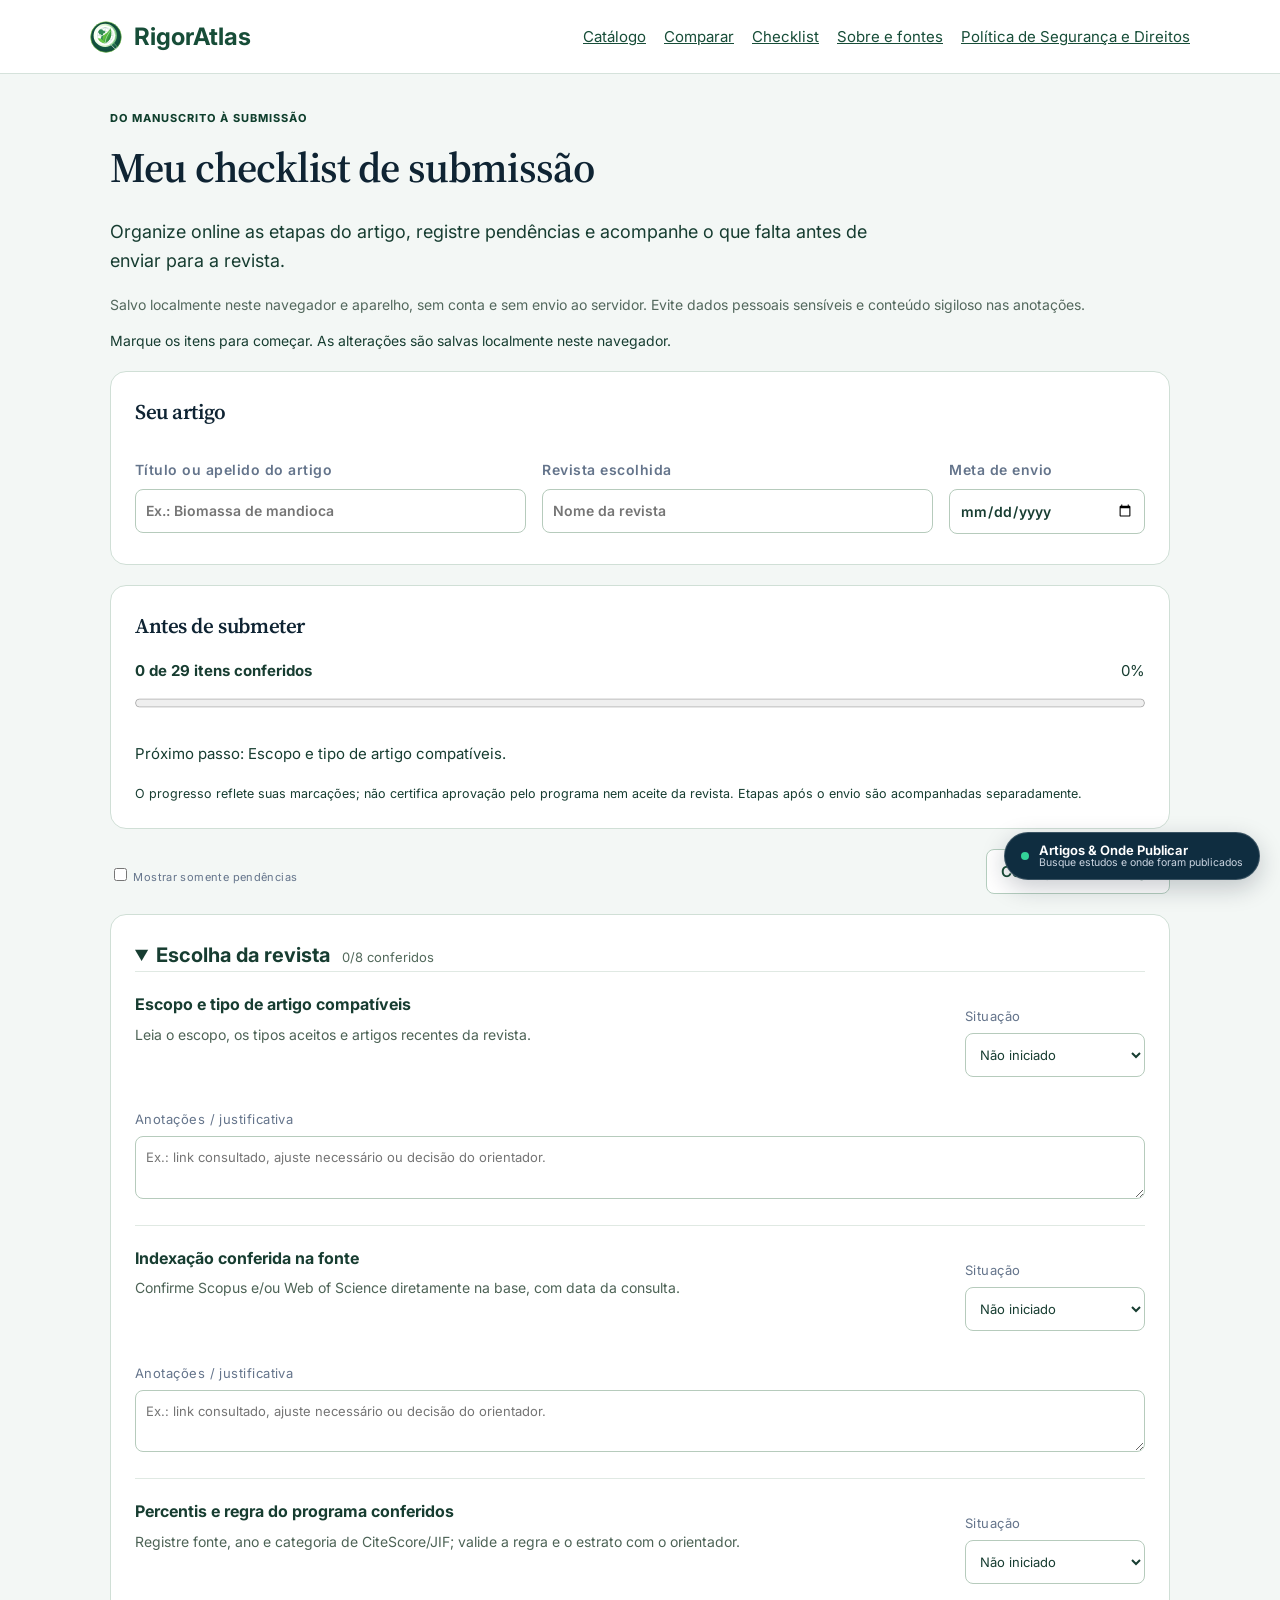
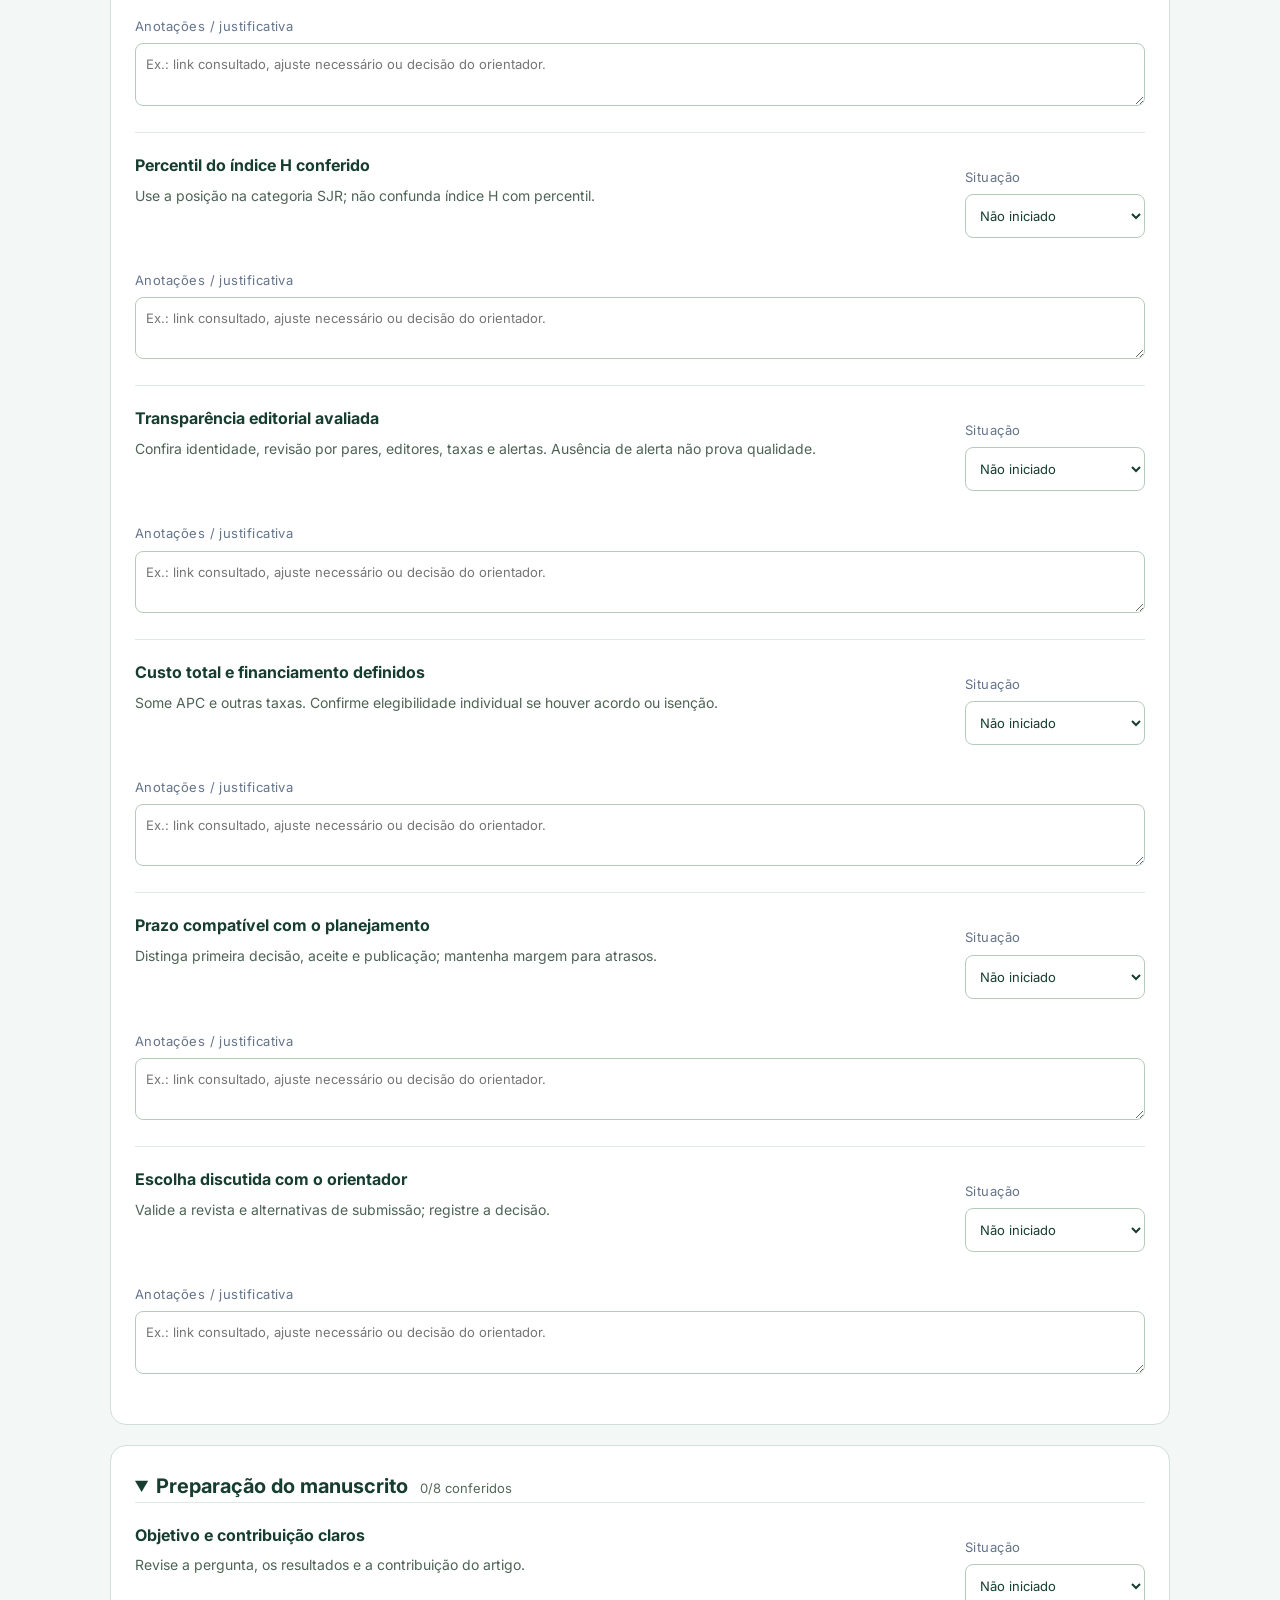
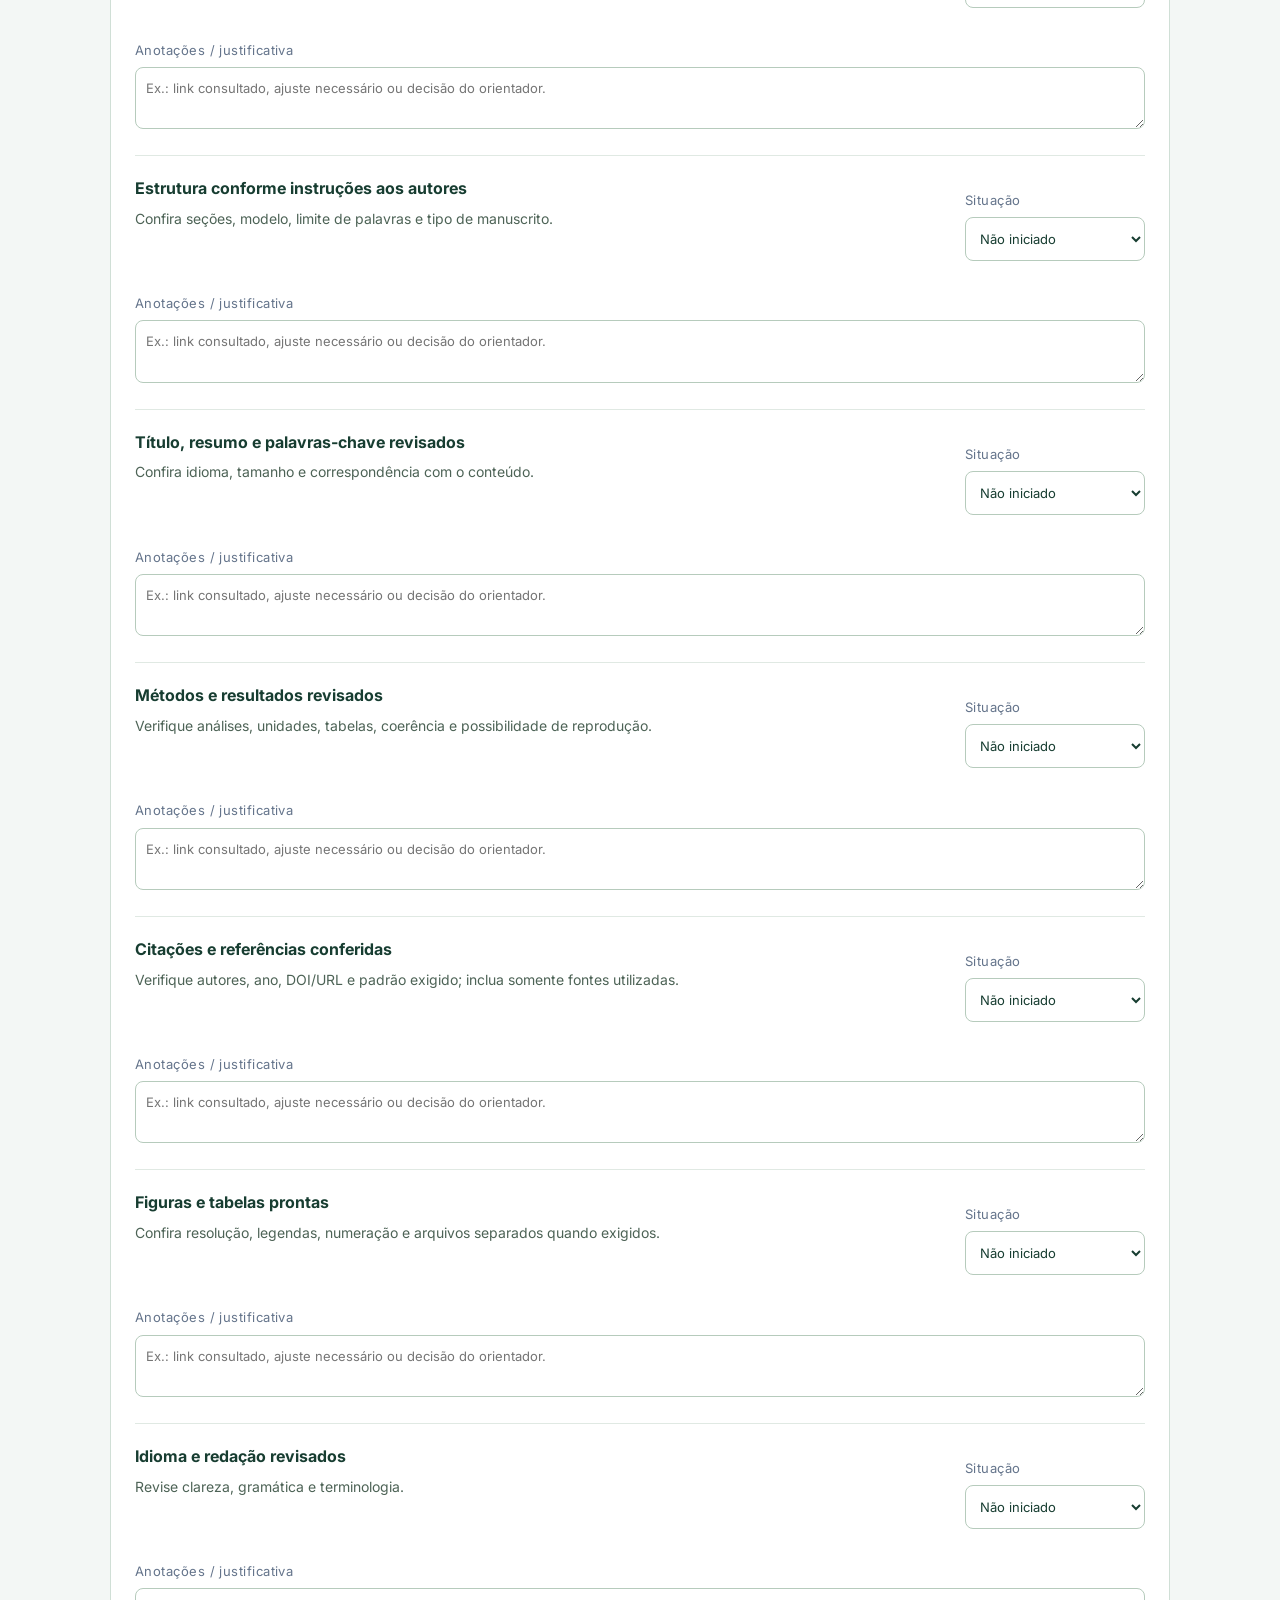
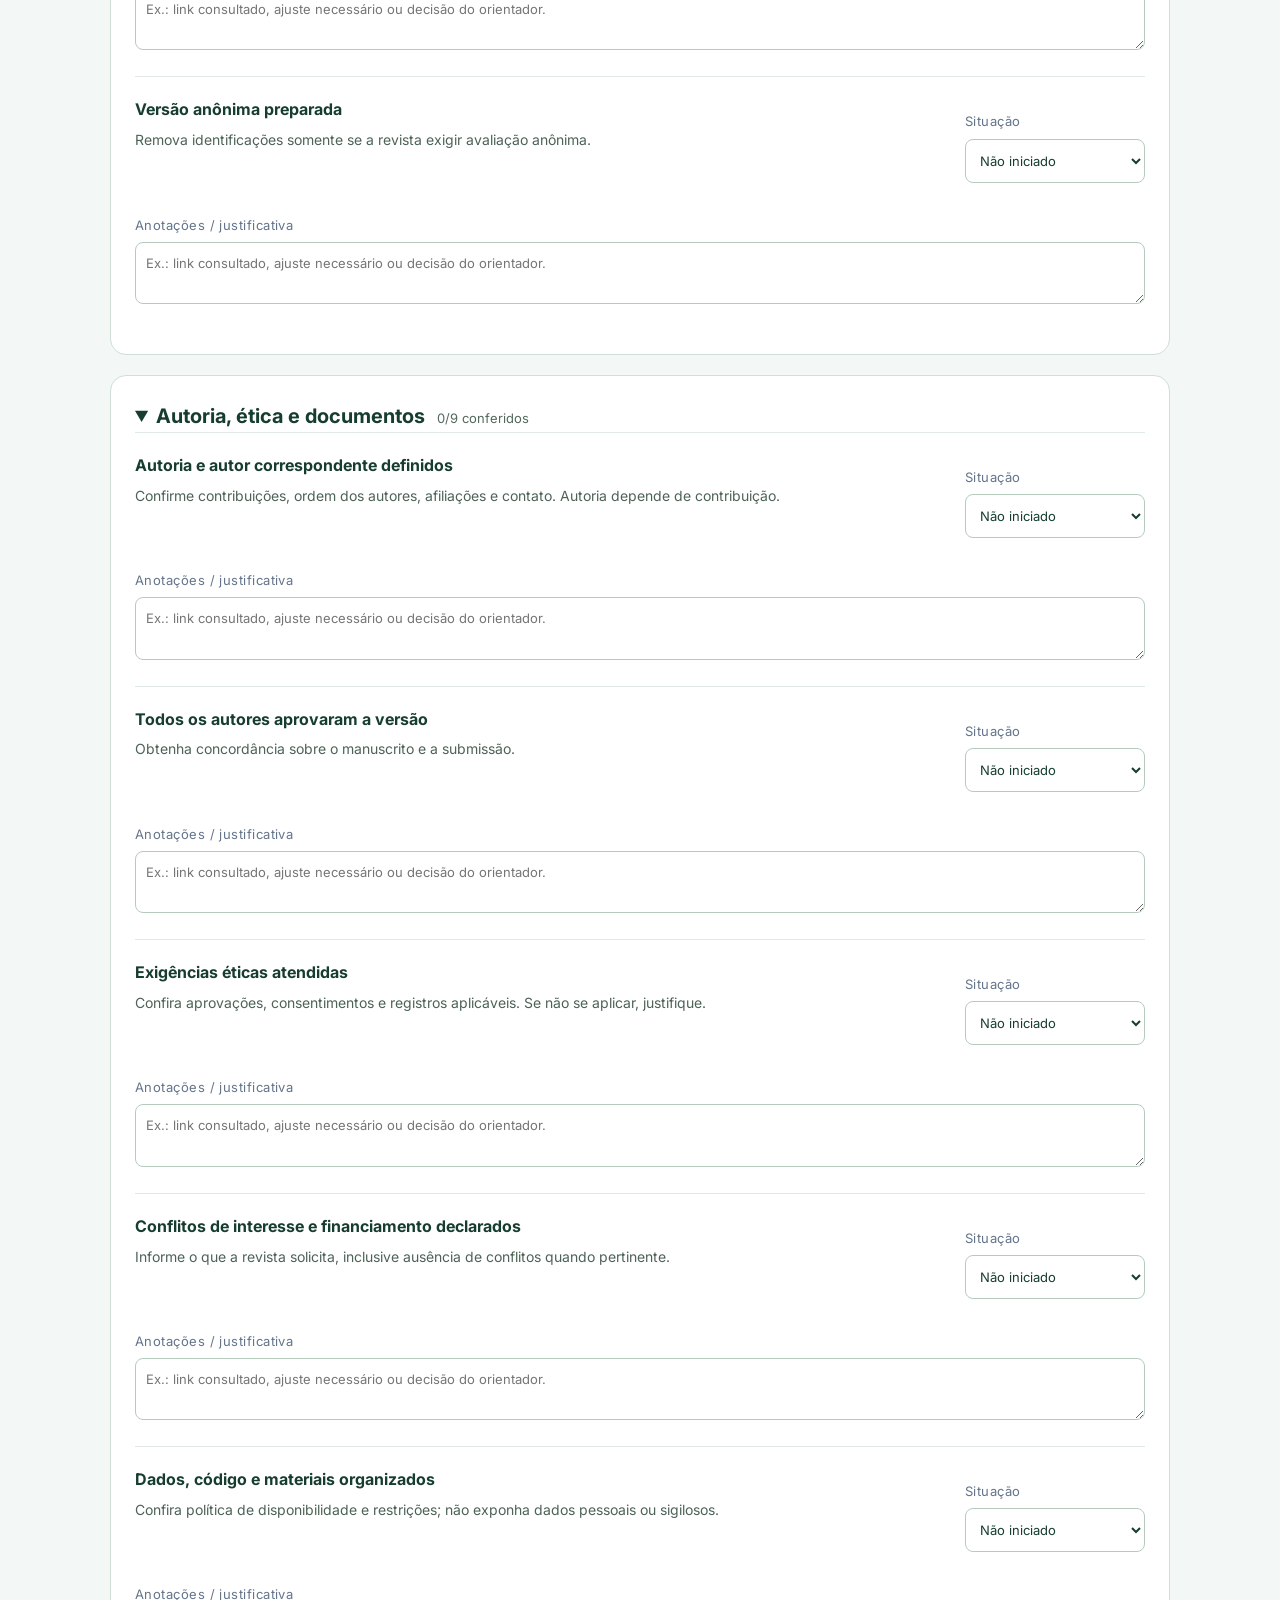
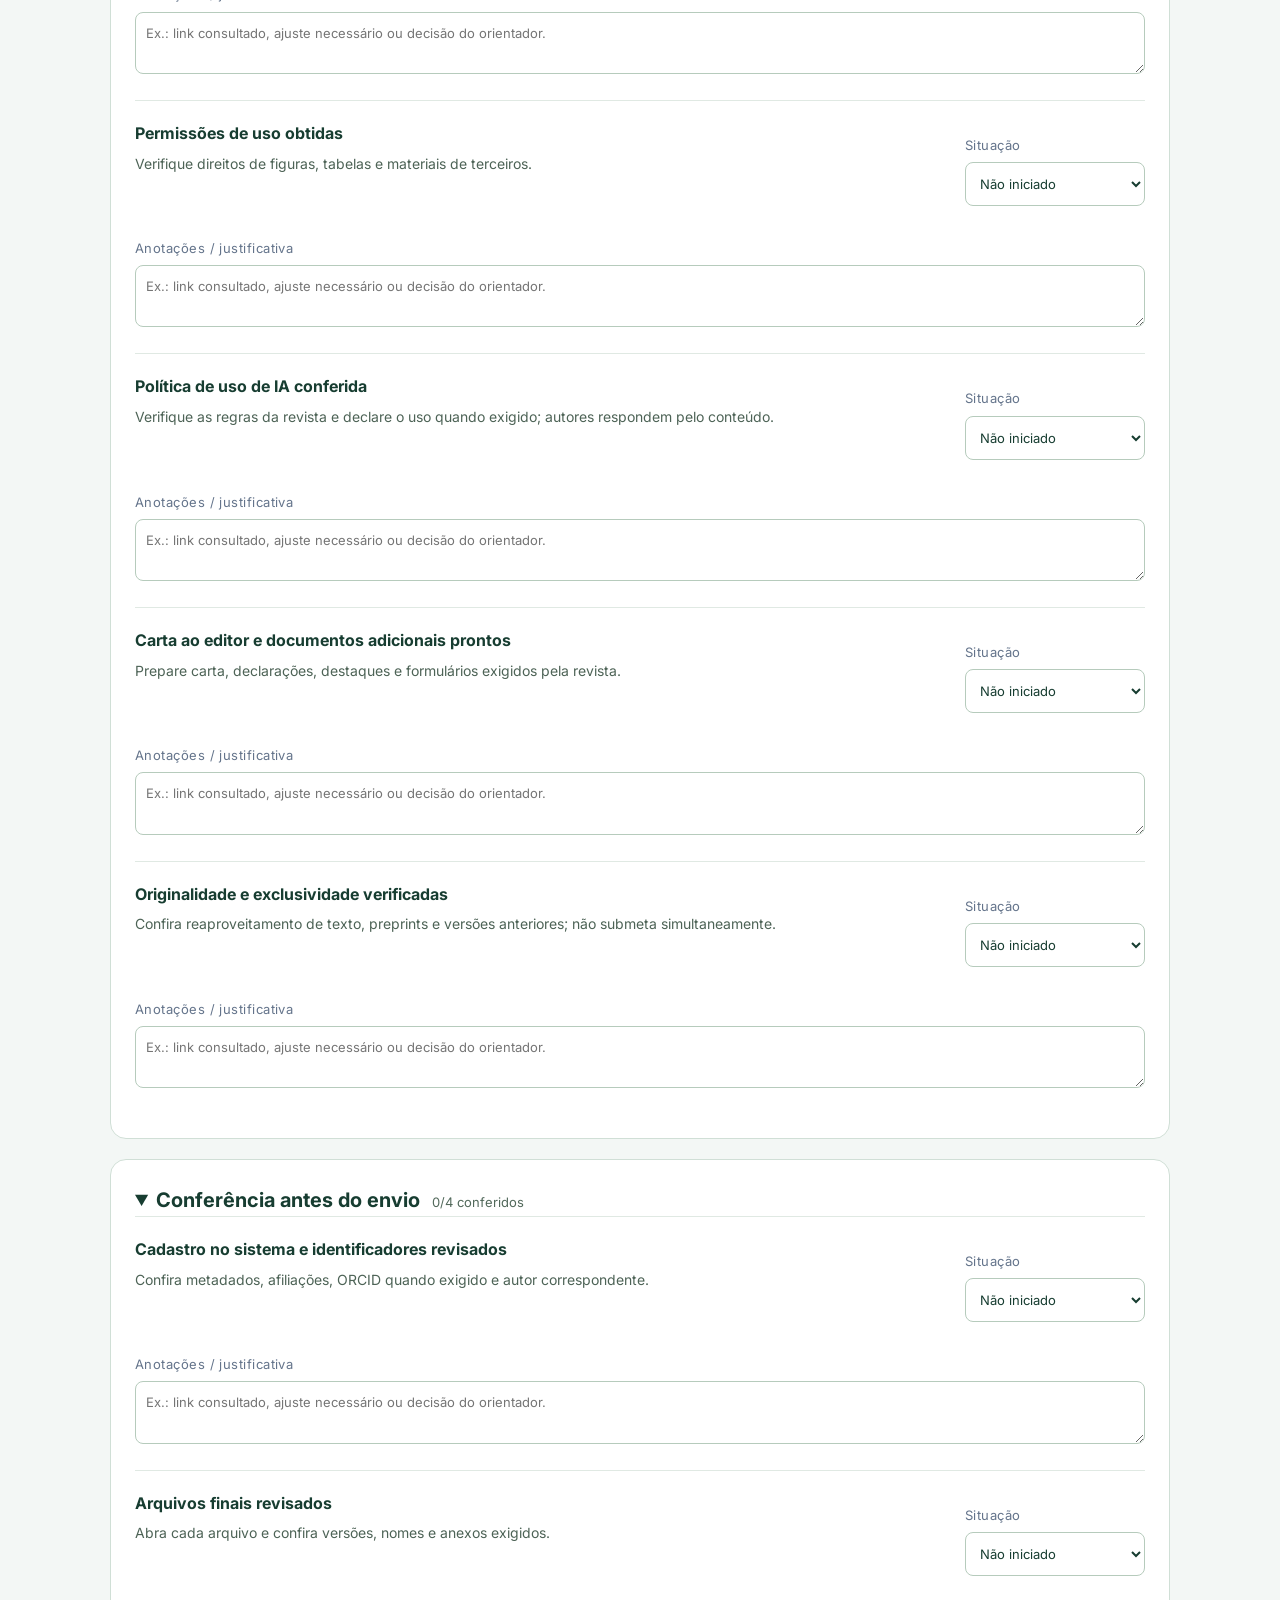
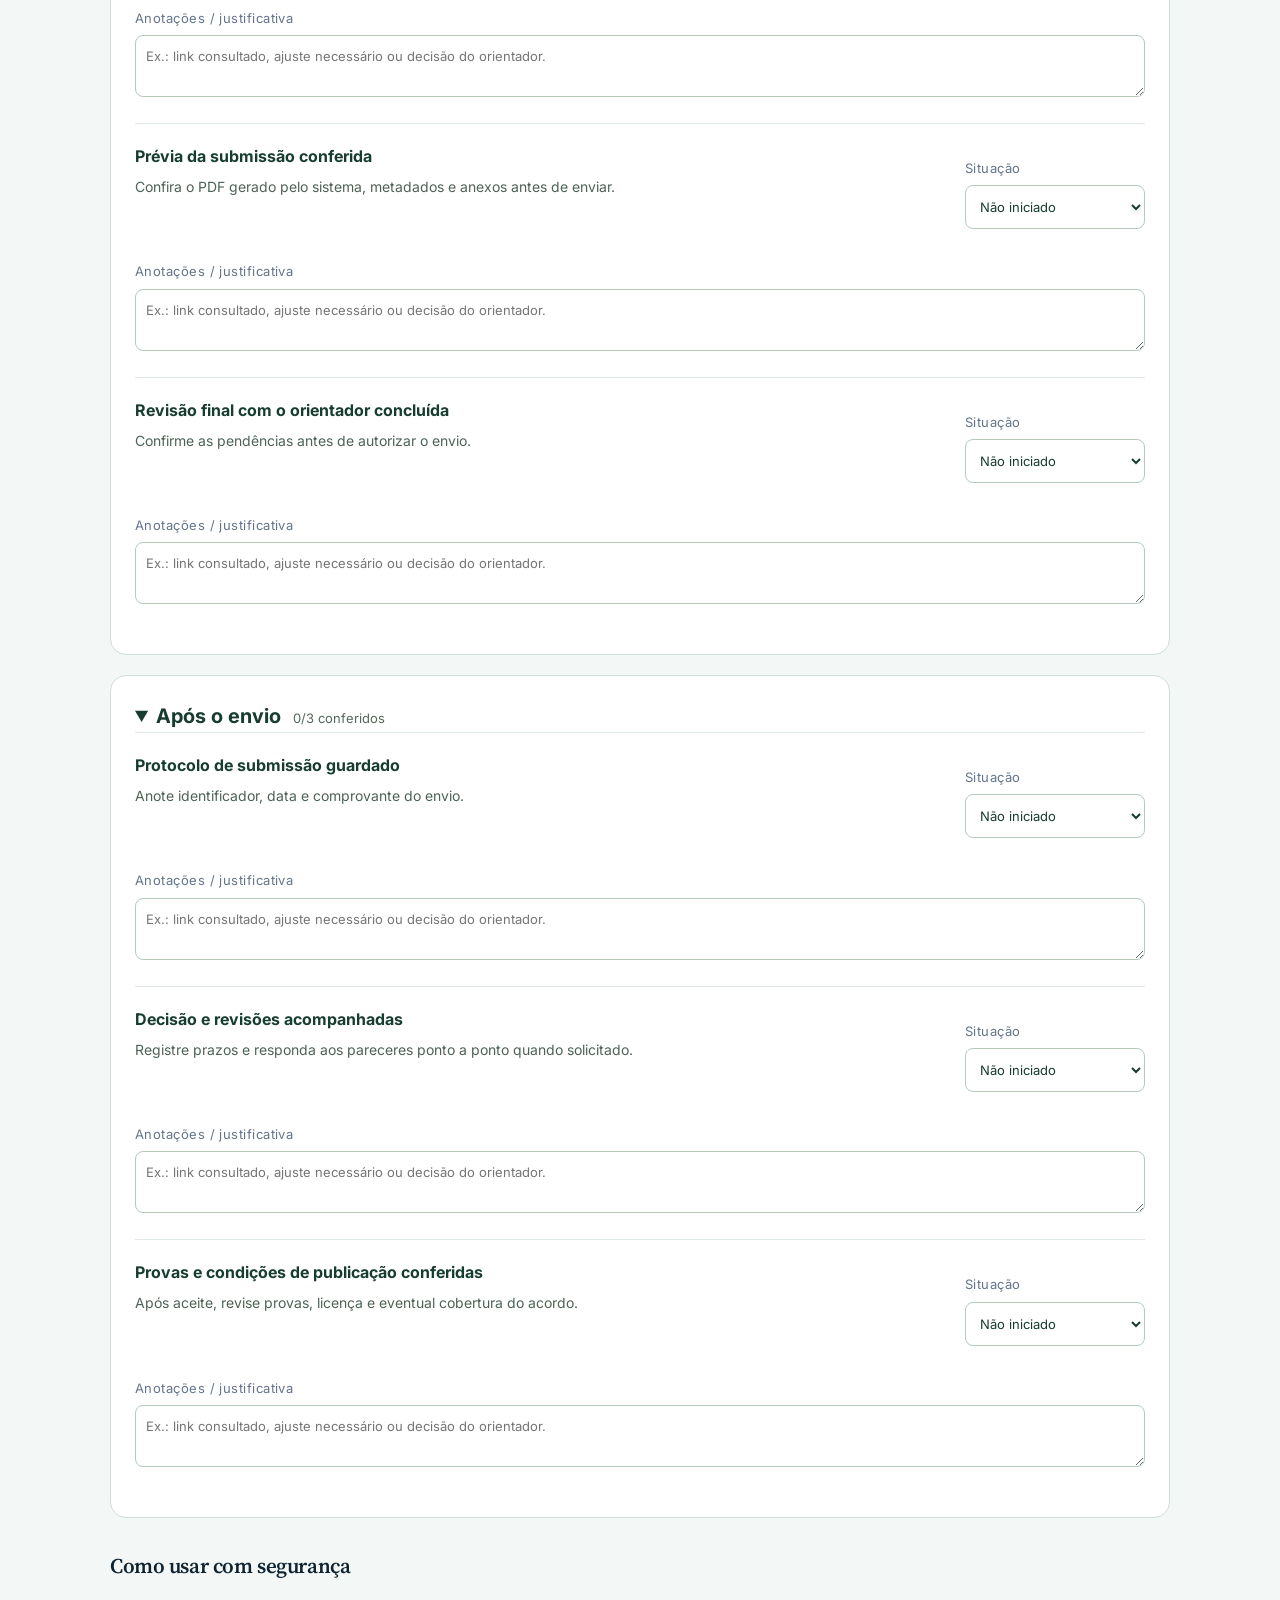
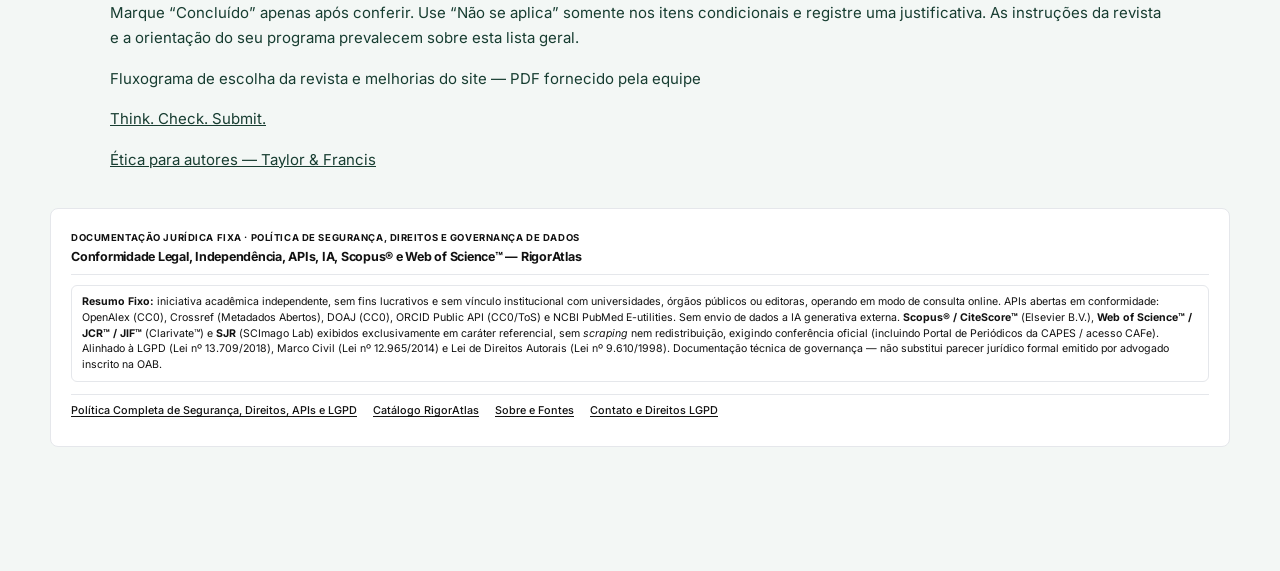
<file: checklist.html>
<!doctype html><html lang="pt-BR"><head><meta charset="utf-8"><meta name="viewport" content="width=device-width,initial-scale=1"><title>Checklist de submissão | RigorAtlas</title><link rel="preconnect" href="https://fonts.googleapis.com"><link rel="preconnect" href="https://fonts.gstatic.com" crossorigin><link href="https://fonts.googleapis.com/css2?family=Inter:wght@400;500;600;700&family=Source+Serif+4:ital,opsz,wght@0,8..60,500;0,8..60,600;0,8..60,700;1,8..60,500&display=swap" rel="stylesheet"><link rel="stylesheet" href="assets/css/style.css?v=20261124v6"><link rel="stylesheet" href="assets/css/checklist.css?v=1"></head><body>
<header class="check-header"><a class="brand-lockup" href="index.html"><img class="brand-logo" src="assets/img/logo-rigoratlas.svg?v=20261124" width="52" height="52" alt="Logotipo RigorAtlas"><strong>RigorAtlas</strong></a><nav aria-label="Navegação"><a href="index.html#revistas">Catálogo</a><a href="index.html#comparar">Comparar</a><a href="checklist.html" aria-current="page">Checklist</a><a href="sobre.html">Sobre e fontes</a><a href="privacidade.html">Política de Segurança e Direitos</a></nav></header>
<main class="check-main"><p class="eyebrow">DO MANUSCRITO À SUBMISSÃO</p><h1>Meu checklist de submissão</h1><p class="check-lead">Organize online as etapas do artigo, registre pendências e acompanhe o que falta antes de enviar para a revista.</p>
<p class="local-note">Salvo localmente neste navegador e aparelho, sem conta e sem envio ao servidor. Evite dados pessoais sensíveis e conteúdo sigiloso nas anotações.</p>
<p id="check-status" role="status" aria-live="polite">Carregando checklist…</p>
<div id="check-app" hidden><section class="check-project" aria-labelledby="project-title"><h2 id="project-title">Seu artigo</h2><div class="check-fields"><label>Título ou apelido do artigo<input id="article-title" maxlength="200" placeholder="Ex.: Biomassa de mandioca"></label><label>Revista escolhida<input id="journal-name" maxlength="200" placeholder="Nome da revista" list="journal-options"><datalist id="journal-options"></datalist></label><label>Meta de envio<input id="target-date" type="date"></label></div><div id="suggested-journal" hidden></div></section>
<section class="check-progress" aria-labelledby="progress-title"><h2 id="progress-title">Antes de submeter</h2><div class="check-progress-line"><strong id="progress-text"></strong><span id="progress-percent"></span></div><progress id="check-progress" max="100" value="0" aria-label="Progresso antes da submissão"></progress><p id="next-step"></p><p id="deadline-note"></p><small>O progresso reflete suas marcações; não certifica aprovação pelo programa nem aceite da revista. Etapas após o envio são acompanhadas separadamente.</small></section>
<div class="check-controls"><label><input type="checkbox" id="only-open"> Mostrar somente pendências</label><button id="new-check" type="button">Começar outro artigo</button></div><div id="check-groups"></div><section class="check-sources"><h2>Como usar com segurança</h2><p>Marque “Concluído” apenas após conferir. Use “Não se aplica” somente nos itens condicionais e registre uma justificativa. As instruções da revista e a orientação do seu programa prevalecem sobre esta lista geral.</p><div id="check-sources"></div></section></div>
<noscript>Ative o JavaScript para utilizar o checklist interativo online.</noscript></main>
<footer class="legal-compliance-standalone" aria-labelledby="legal-footer-title">
  <div class="legal-compliance-head">
    <div>
      <span class="legal-compliance-kicker">DOCUMENTAÇÃO JURÍDICA FIXA · POLÍTICA DE SEGURANÇA, DIREITOS E GOVERNANÇA DE DADOS</span>
      <h2 id="legal-footer-title">Conformidade Legal, Independência, APIs, IA, Scopus® e Web of Science™ — RigorAtlas</h2>
    </div>
  </div>
  <div class="legal-disclaimer-bar">
    <strong>Resumo Fixo:</strong> iniciativa acadêmica independente, sem fins lucrativos e sem vínculo institucional com universidades, órgãos públicos ou editoras, operando em modo de consulta online. APIs abertas em conformidade: OpenAlex (CC0), Crossref (Metadados Abertos), DOAJ (CC0), ORCID Public API (CC0/ToS) e NCBI PubMed E-utilities. Sem envio de dados a IA generativa externa. <strong>Scopus® / CiteScore™</strong> (Elsevier B.V.), <strong>Web of Science™ / JCR™ / JIF™</strong> (Clarivate™) e <strong>SJR</strong> (SCImago Lab) exibidos exclusivamente em caráter referencial, sem <em>scraping</em> nem redistribuição, exigindo conferência oficial (incluindo Portal de Periódicos da CAPES / acesso CAFe). Alinhado à LGPD (Lei nº 13.709/2018), Marco Civil (Lei nº 12.965/2014) e Lei de Direitos Autorais (Lei nº 9.610/1998). Documentação técnica de governança — não substitui parecer jurídico formal emitido por advogado inscrito na OAB.
  </div>
  <div class="legal-links-bar">
    <a href="privacidade.html">Política Completa de Segurança, Direitos, APIs e LGPD</a>
    <a href="index.html">Catálogo RigorAtlas</a>
    <a href="sobre.html">Sobre e Fontes</a>
    <a href="index.html#sugerir">Contato e Direitos LGPD</a>
  </div>
</footer>
<script type="module" src="assets/js/checklist.js?v=20261124indep3"></script><script type="module" src="assets/js/accessibility.js?v=20261124nat7"></script><script type="module" src="assets/js/visitor-tracker.js?v=20261124indep3"></script><script type="module" src="assets/js/openalex-chat.js?v=20261124v6"></script></body></html>
</file>
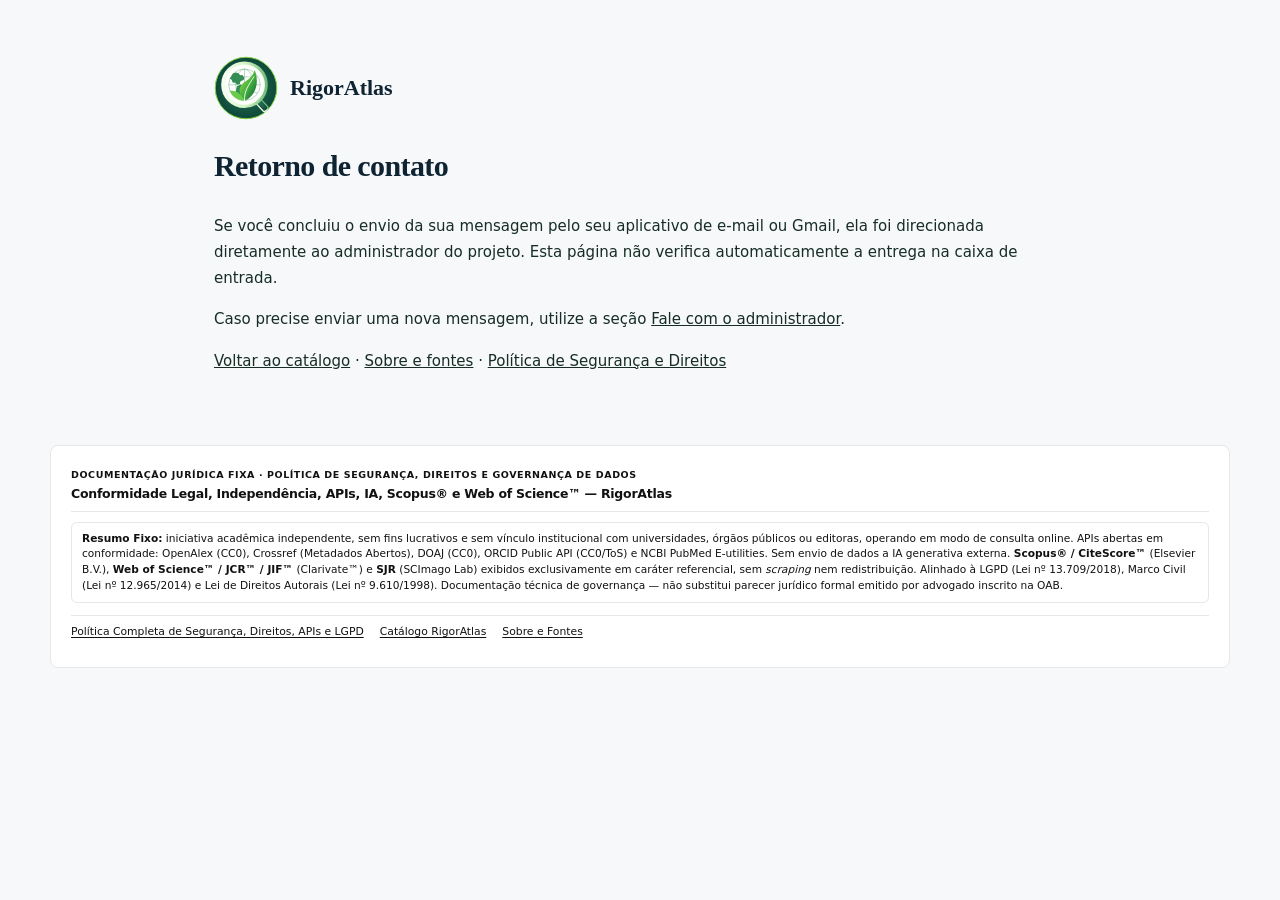
<file: contato-enviado.html>
<!doctype html><html lang="pt-BR"><head><meta charset="utf-8"><meta name="viewport" content="width=device-width,initial-scale=1"><title>Retorno de contato | RigorAtlas</title><link rel="stylesheet" href="assets/css/style.css?v=20261124v6"></head><body><main class="information-page"><a class="brand-lockup" href="index.html"><img class="brand-logo" src="assets/img/logo-rigoratlas.svg?v=20261124" alt="Logotipo RigorAtlas"><strong>RigorAtlas</strong></a><h1>Retorno de contato</h1><p>Se você concluiu o envio da sua mensagem pelo seu aplicativo de e-mail ou Gmail, ela foi direcionada diretamente ao administrador do projeto. Esta página não verifica automaticamente a entrega na caixa de entrada.</p><p>Caso precise enviar uma nova mensagem, utilize a seção <a href="index.html#sugerir">Fale com o administrador</a>.</p><p><a href="index.html">Voltar ao catálogo</a> · <a href="sobre.html">Sobre e fontes</a> · <a href="privacidade.html">Política de Segurança e Direitos</a></p></main>
<footer class="legal-compliance-standalone" aria-labelledby="legal-footer-title">
  <div class="legal-compliance-head">
    <div>
      <span class="legal-compliance-kicker">DOCUMENTAÇÃO JURÍDICA FIXA · POLÍTICA DE SEGURANÇA, DIREITOS E GOVERNANÇA DE DADOS</span>
      <h2 id="legal-footer-title">Conformidade Legal, Independência, APIs, IA, Scopus® e Web of Science™ — RigorAtlas</h2>
    </div>
  </div>
  <div class="legal-disclaimer-bar">
    <strong>Resumo Fixo:</strong> iniciativa acadêmica independente, sem fins lucrativos e sem vínculo institucional com universidades, órgãos públicos ou editoras, operando em modo de consulta online. APIs abertas em conformidade: OpenAlex (CC0), Crossref (Metadados Abertos), DOAJ (CC0), ORCID Public API (CC0/ToS) e NCBI PubMed E-utilities. Sem envio de dados a IA generativa externa. <strong>Scopus® / CiteScore™</strong> (Elsevier B.V.), <strong>Web of Science™ / JCR™ / JIF™</strong> (Clarivate™) e <strong>SJR</strong> (SCImago Lab) exibidos exclusivamente em caráter referencial, sem <em>scraping</em> nem redistribuição. Alinhado à LGPD (Lei nº 13.709/2018), Marco Civil (Lei nº 12.965/2014) e Lei de Direitos Autorais (Lei nº 9.610/1998). Documentação técnica de governança — não substitui parecer jurídico formal emitido por advogado inscrito na OAB.
  </div>
  <div class="legal-links-bar">
    <a href="privacidade.html">Política Completa de Segurança, Direitos, APIs e LGPD</a>
    <a href="index.html">Catálogo RigorAtlas</a>
    <a href="sobre.html">Sobre e Fontes</a>
  </div>
</footer>
</body></html>
</file>
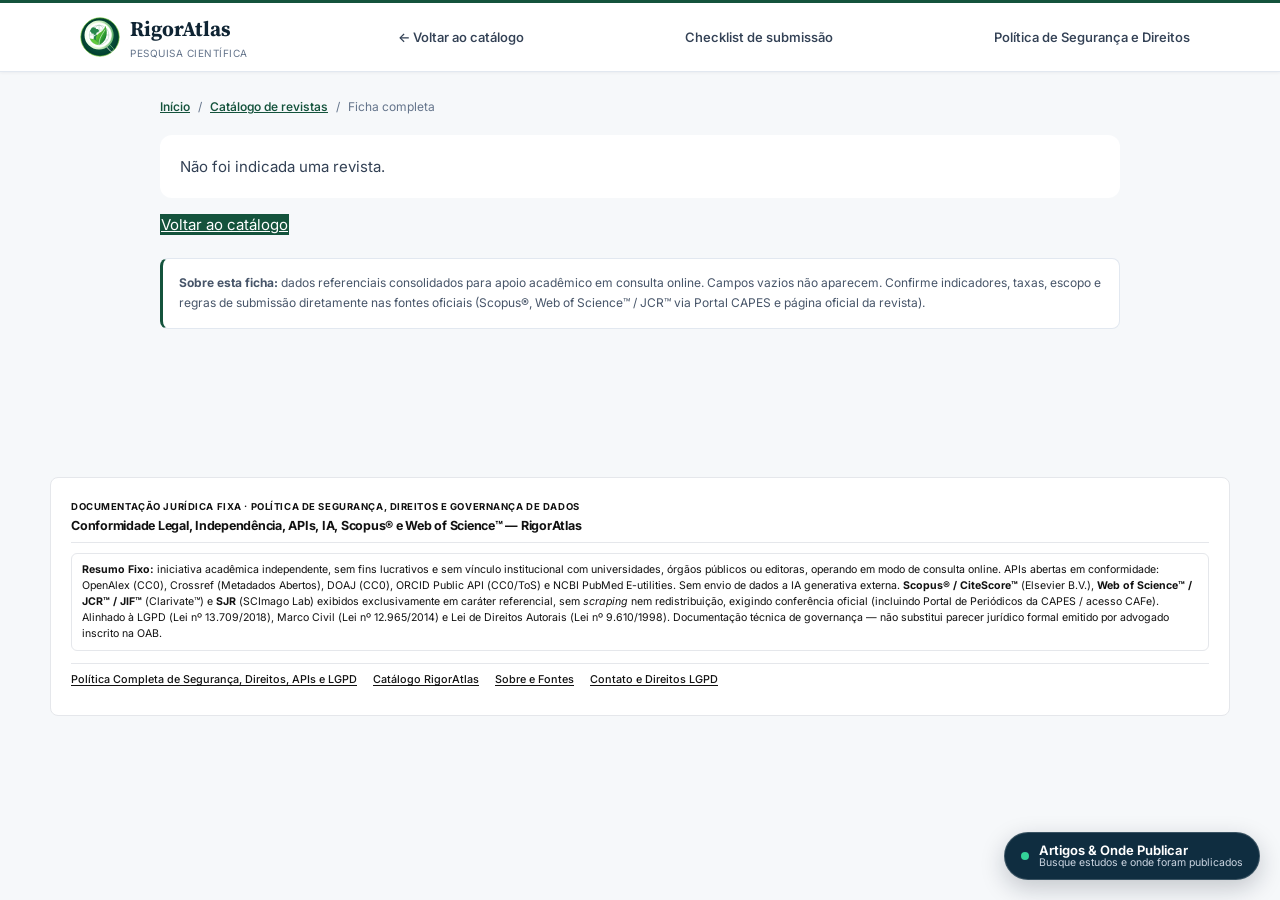
<file: ficha-revista.html>
<!DOCTYPE html>
<html lang="pt-BR">
<head><meta charset="utf-8"><meta name="viewport" content="width=device-width, initial-scale=1">
<meta name="description" content="Ficha completa de periódico do catálogo RigorAtlas (consulta exclusivamente online)."><title>Ficha completa da revista | RigorAtlas</title>
<link rel="preconnect" href="https://fonts.googleapis.com"><link rel="preconnect" href="https://fonts.gstatic.com" crossorigin><link href="https://fonts.googleapis.com/css2?family=Inter:wght@400;500;600;700&family=Source+Serif+4:ital,opsz,wght@0,8..60,500;0,8..60,600;0,8..60,700;1,8..60,500&display=swap" rel="stylesheet"><link rel="stylesheet" href="assets/css/style.css?v=20261124v6"><link rel="stylesheet" href="assets/css/ficha-revista.css?v=20261124clean2"></head>
<body class="journal-detail-page">
<header class="site-header detail-header"><div class="detail-header-inner"><a class="detail-brand" href="index.html" aria-label="RigorAtlas, início"><img src="assets/img/logo-rigoratlas.svg?v=20261124" alt=""><span><strong>RigorAtlas</strong><small>Pesquisa Científica</small></span></a><a class="detail-back" href="index.html#revistas">← Voltar ao catálogo</a><a class="detail-back" href="checklist.html">Checklist de submissão</a><a class="detail-back" href="privacidade.html">Política de Segurança e Direitos</a></div></header>
<main class="journal-detail-main"><nav class="detail-breadcrumb" aria-label="Você está aqui"><a href="index.html">Início</a><span aria-hidden="true">/</span><a href="index.html#revistas">Catálogo de revistas</a><span aria-hidden="true">/</span><span>Ficha completa</span></nav><div id="journal-detail" class="journal-detail" aria-live="polite"><p class="detail-loading">Carregando os dados da revista…</p></div>
<p class="detail-disclaimer"><strong>Sobre esta ficha:</strong> dados referenciais consolidados para apoio acadêmico em consulta online. Campos vazios não aparecem. Confirme indicadores, taxas, escopo e regras de submissão diretamente nas fontes oficiais (Scopus®, Web of Science™ / JCR™ via Portal CAPES e página oficial da revista).</p></main>
<footer class="legal-compliance-standalone" aria-labelledby="legal-footer-title">
  <div class="legal-compliance-head">
    <div>
      <span class="legal-compliance-kicker">DOCUMENTAÇÃO JURÍDICA FIXA · POLÍTICA DE SEGURANÇA, DIREITOS E GOVERNANÇA DE DADOS</span>
      <h2 id="legal-footer-title">Conformidade Legal, Independência, APIs, IA, Scopus® e Web of Science™ — RigorAtlas</h2>
    </div>
  </div>
  <div class="legal-disclaimer-bar">
    <strong>Resumo Fixo:</strong> iniciativa acadêmica independente, sem fins lucrativos e sem vínculo institucional com universidades, órgãos públicos ou editoras, operando em modo de consulta online. APIs abertas em conformidade: OpenAlex (CC0), Crossref (Metadados Abertos), DOAJ (CC0), ORCID Public API (CC0/ToS) e NCBI PubMed E-utilities. Sem envio de dados a IA generativa externa. <strong>Scopus® / CiteScore™</strong> (Elsevier B.V.), <strong>Web of Science™ / JCR™ / JIF™</strong> (Clarivate™) e <strong>SJR</strong> (SCImago Lab) exibidos exclusivamente em caráter referencial, sem <em>scraping</em> nem redistribuição, exigindo conferência oficial (incluindo Portal de Periódicos da CAPES / acesso CAFe). Alinhado à LGPD (Lei nº 13.709/2018), Marco Civil (Lei nº 12.965/2014) e Lei de Direitos Autorais (Lei nº 9.610/1998). Documentação técnica de governança — não substitui parecer jurídico formal emitido por advogado inscrito na OAB.
  </div>
  <div class="legal-links-bar">
    <a href="privacidade.html">Política Completa de Segurança, Direitos, APIs e LGPD</a>
    <a href="index.html">Catálogo RigorAtlas</a>
    <a href="sobre.html">Sobre e Fontes</a>
    <a href="index.html#sugerir">Contato e Direitos LGPD</a>
  </div>
</footer>
<script type="module" src="assets/js/ficha-revista.js?v=20261124indep3"></script><script type="module" src="assets/js/accessibility.js?v=20261124nat7"></script><script type="module" src="assets/js/visitor-tracker.js?v=20261124indep3"></script><script type="module" src="assets/js/openalex-chat.js?v=20261124v6"></script></body></html>
</file>
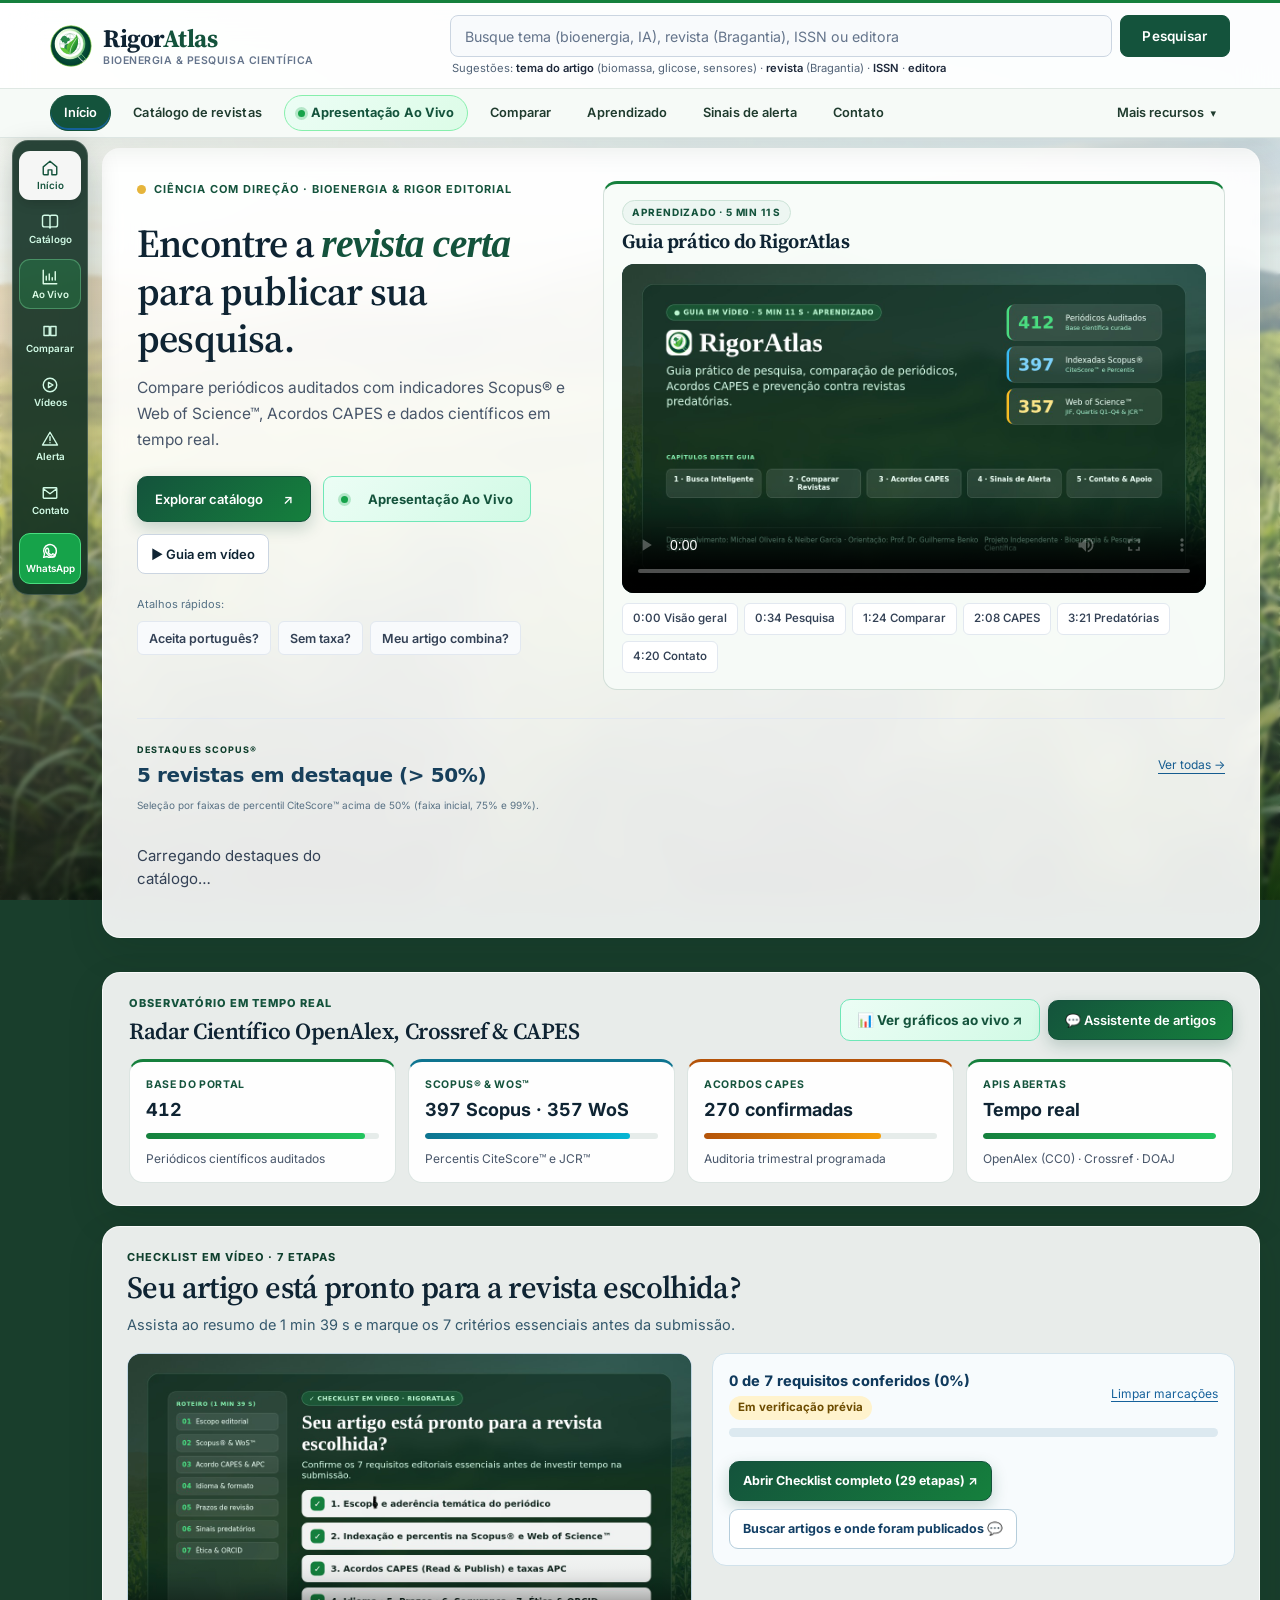
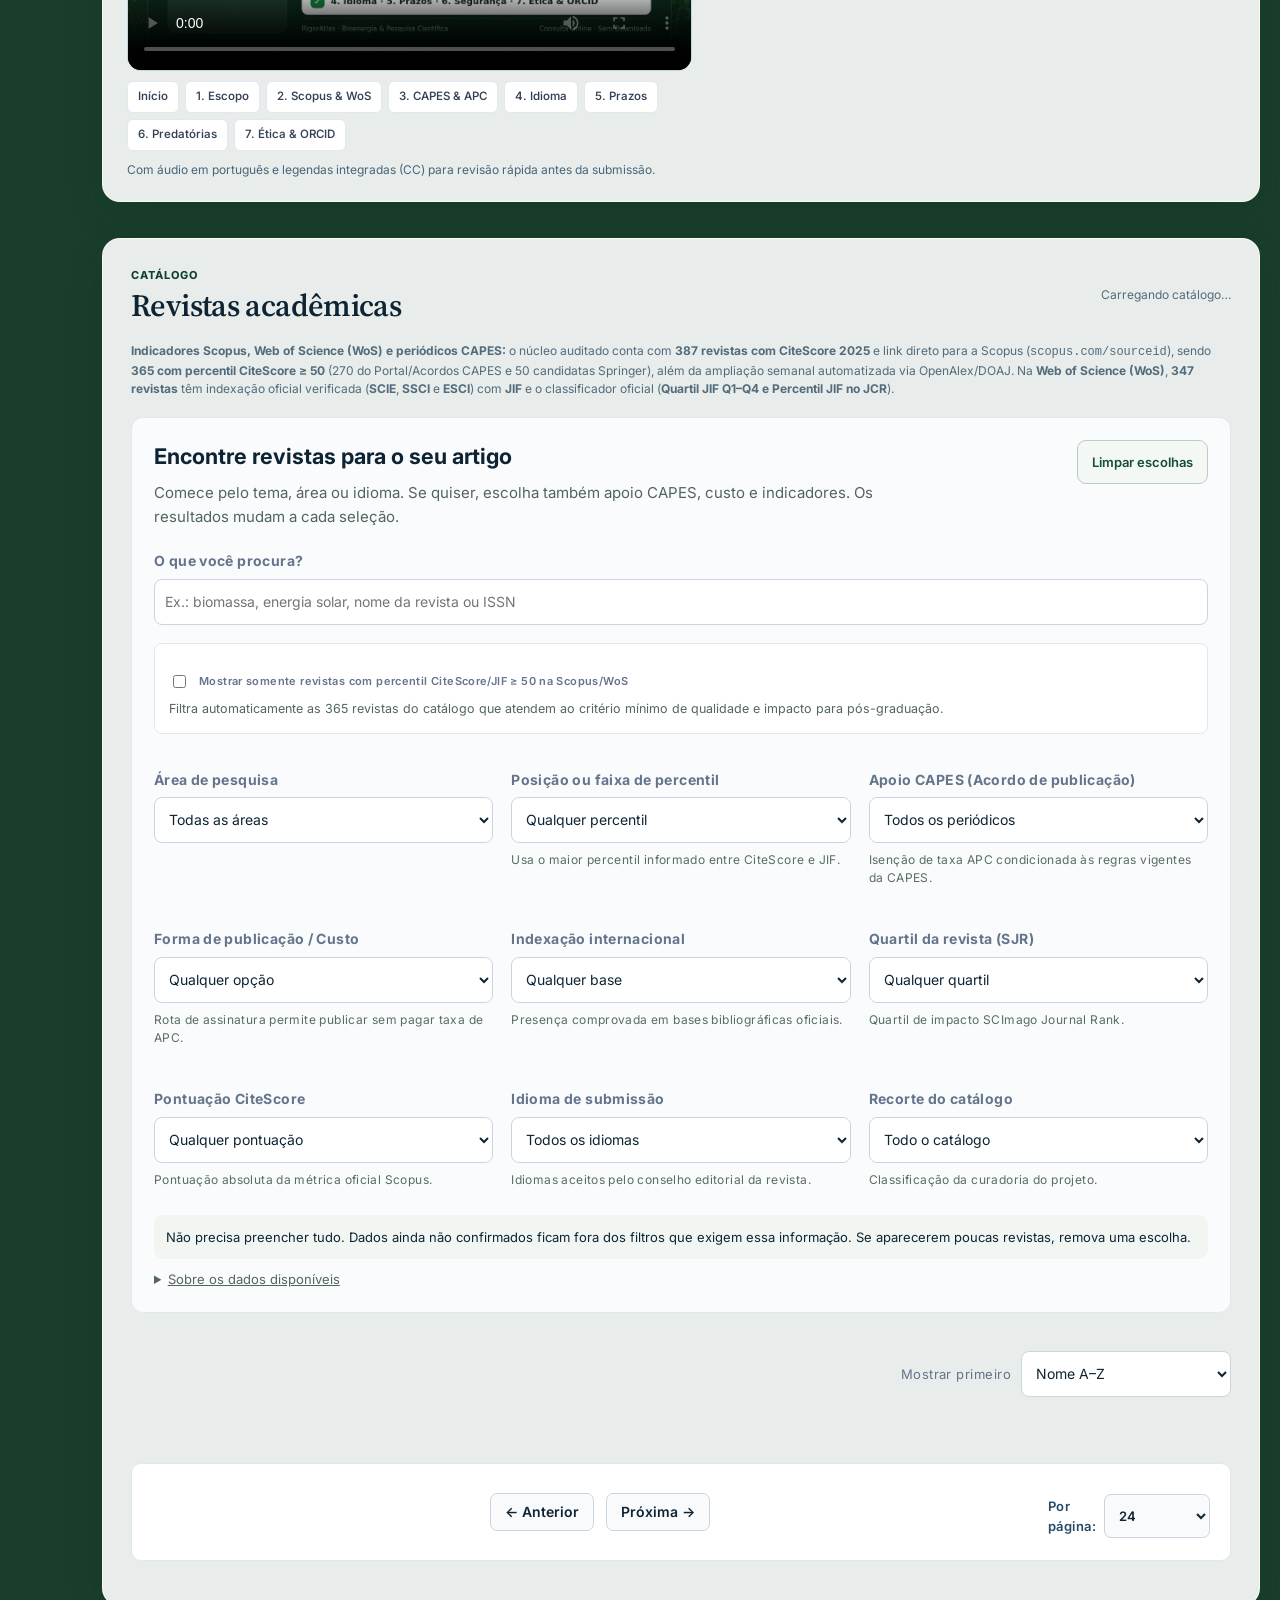
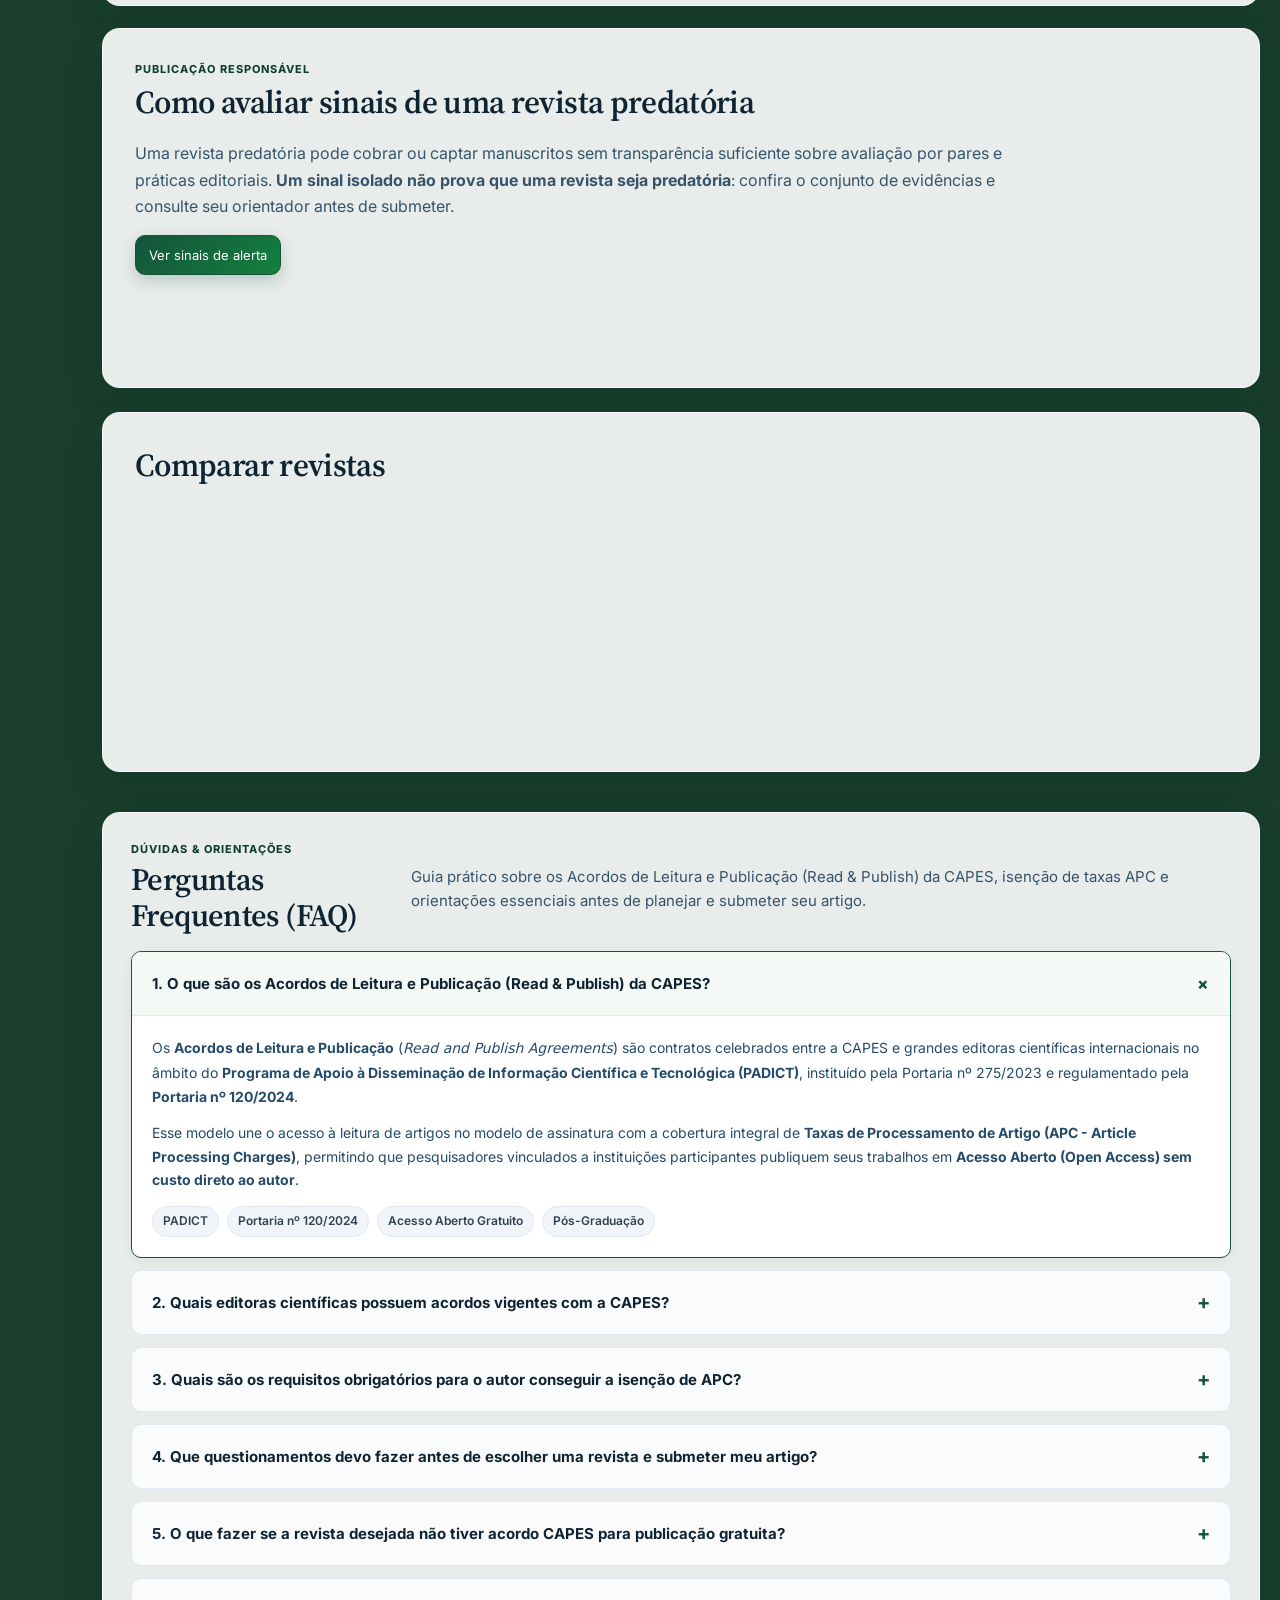
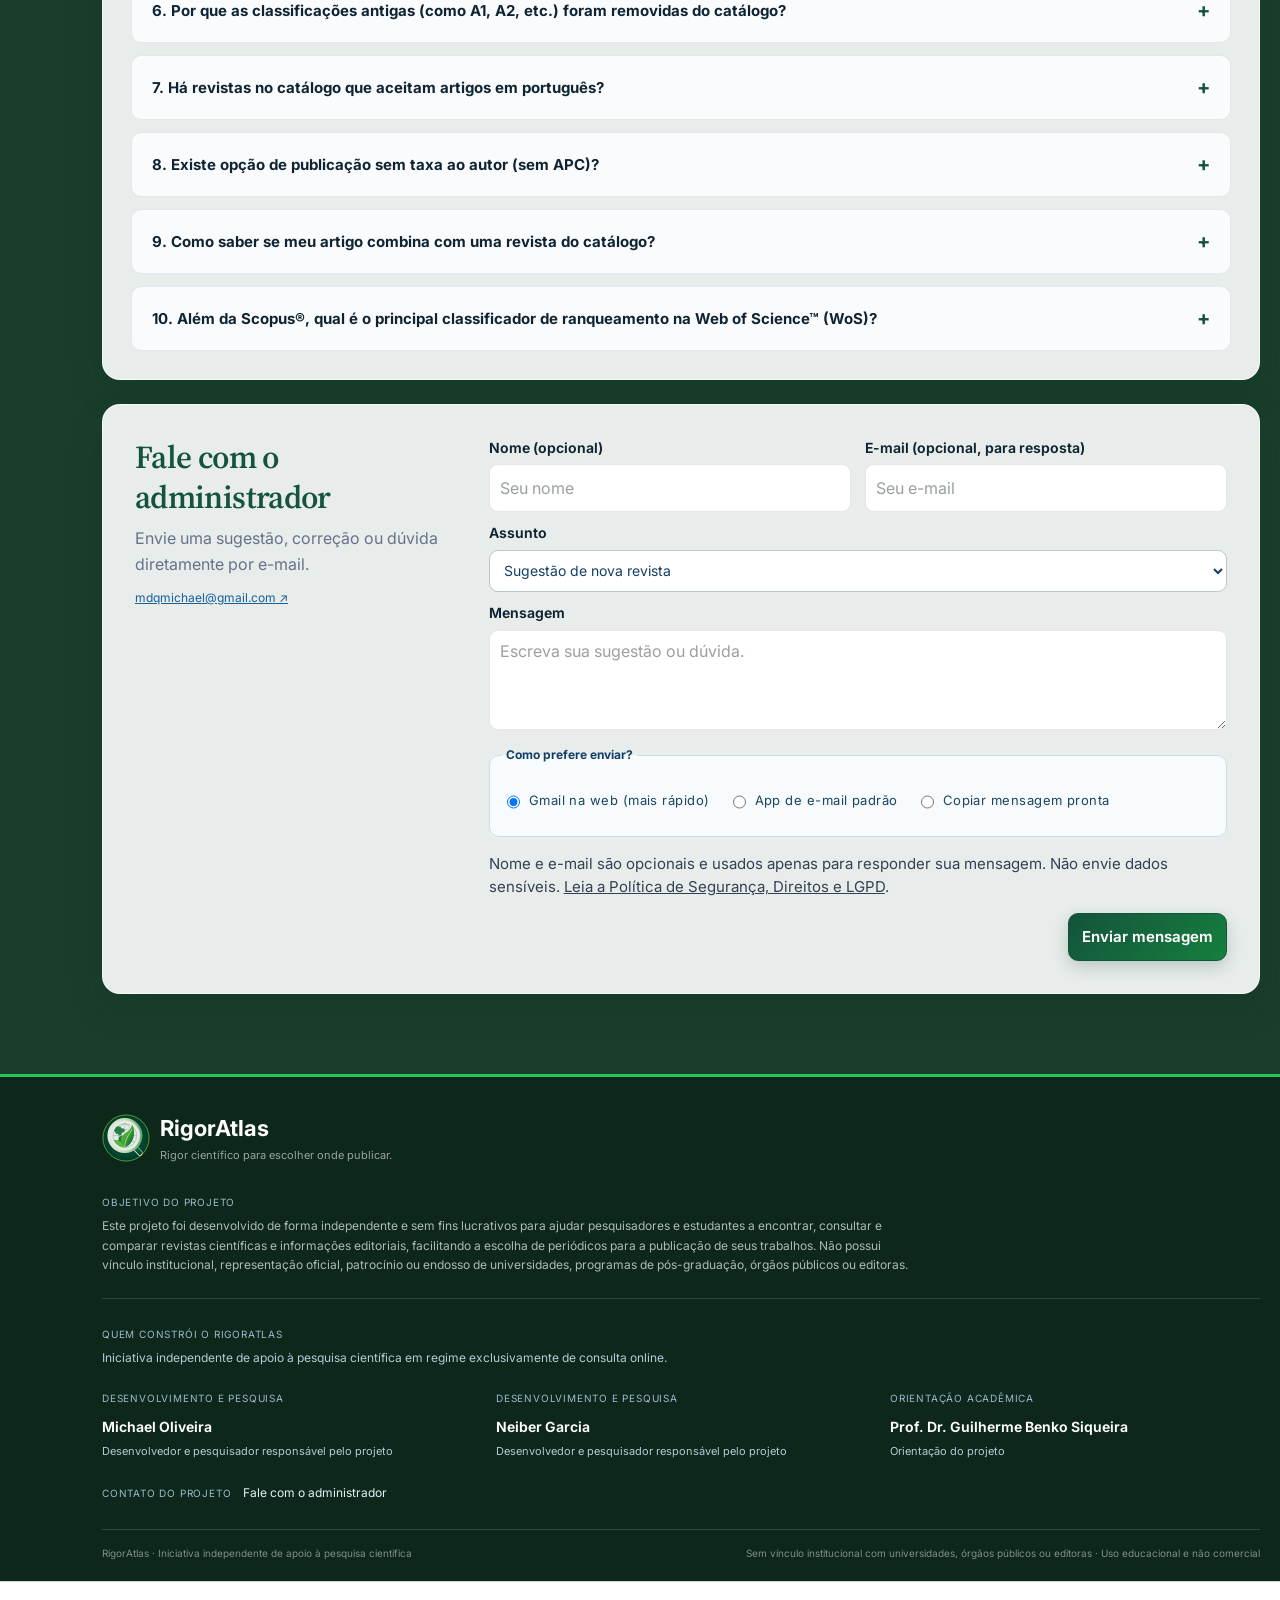
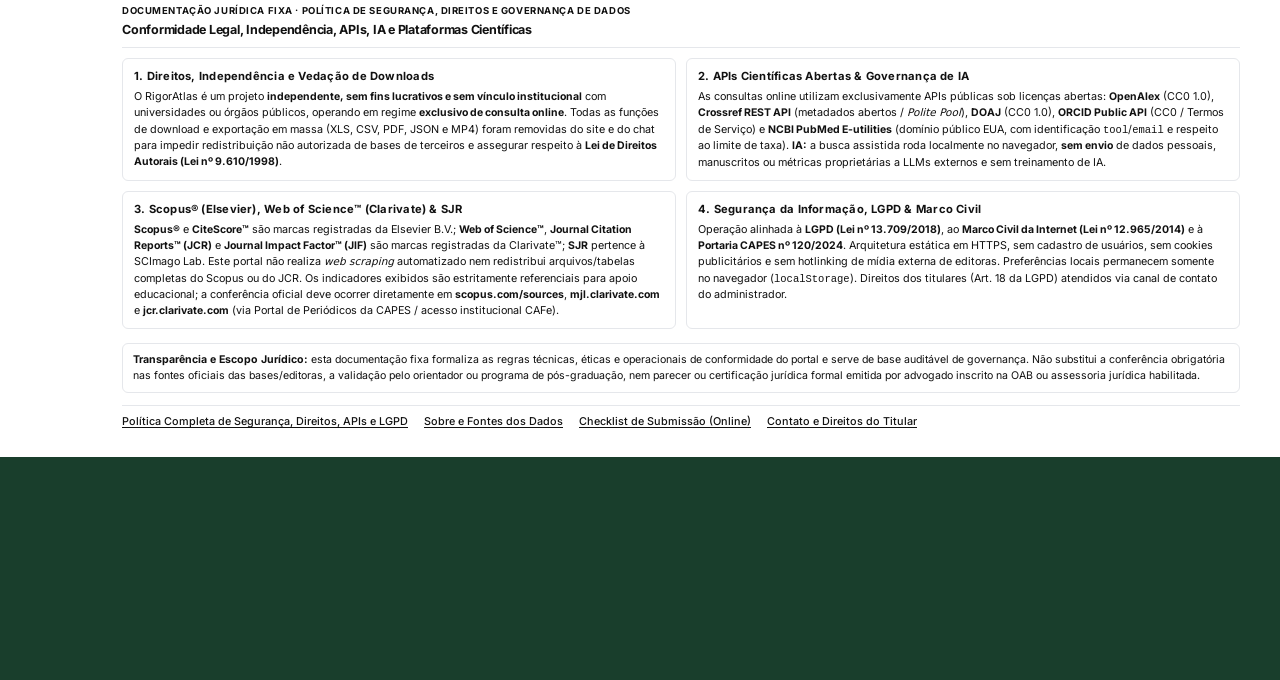
<file: guia-top-10.html>
<!DOCTYPE html><html lang="pt-BR"><head><meta charset="utf-8"><meta name="viewport" content="width=device-width, initial-scale=1"><meta http-equiv="refresh" content="0;url=index.html#revistas"><title>Catálogo Online | RigorAtlas</title></head><body><p>O portal opera em regime somente consulta online. <a href="index.html#revistas">Abrir catálogo online →</a> · <a href="privacidade.html">Política de Segurança e Direitos</a></p></body></html>
</file>
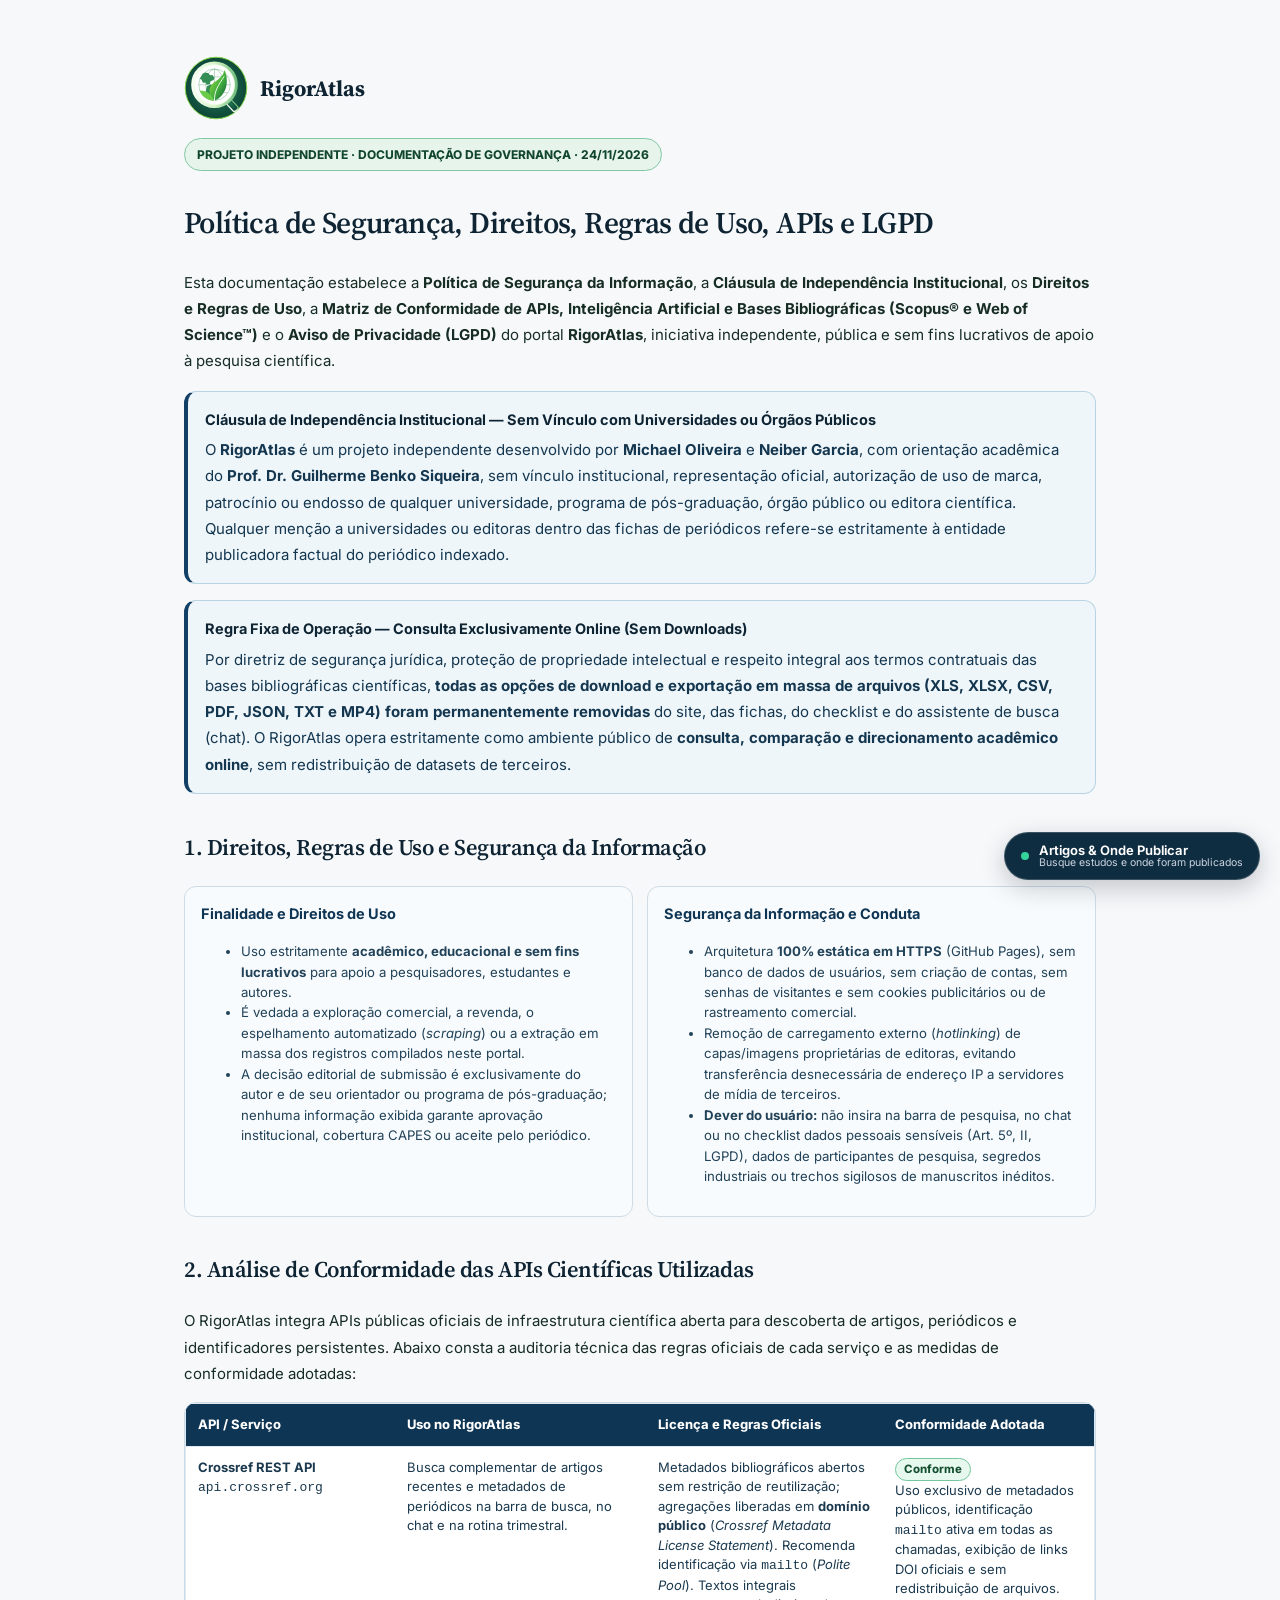
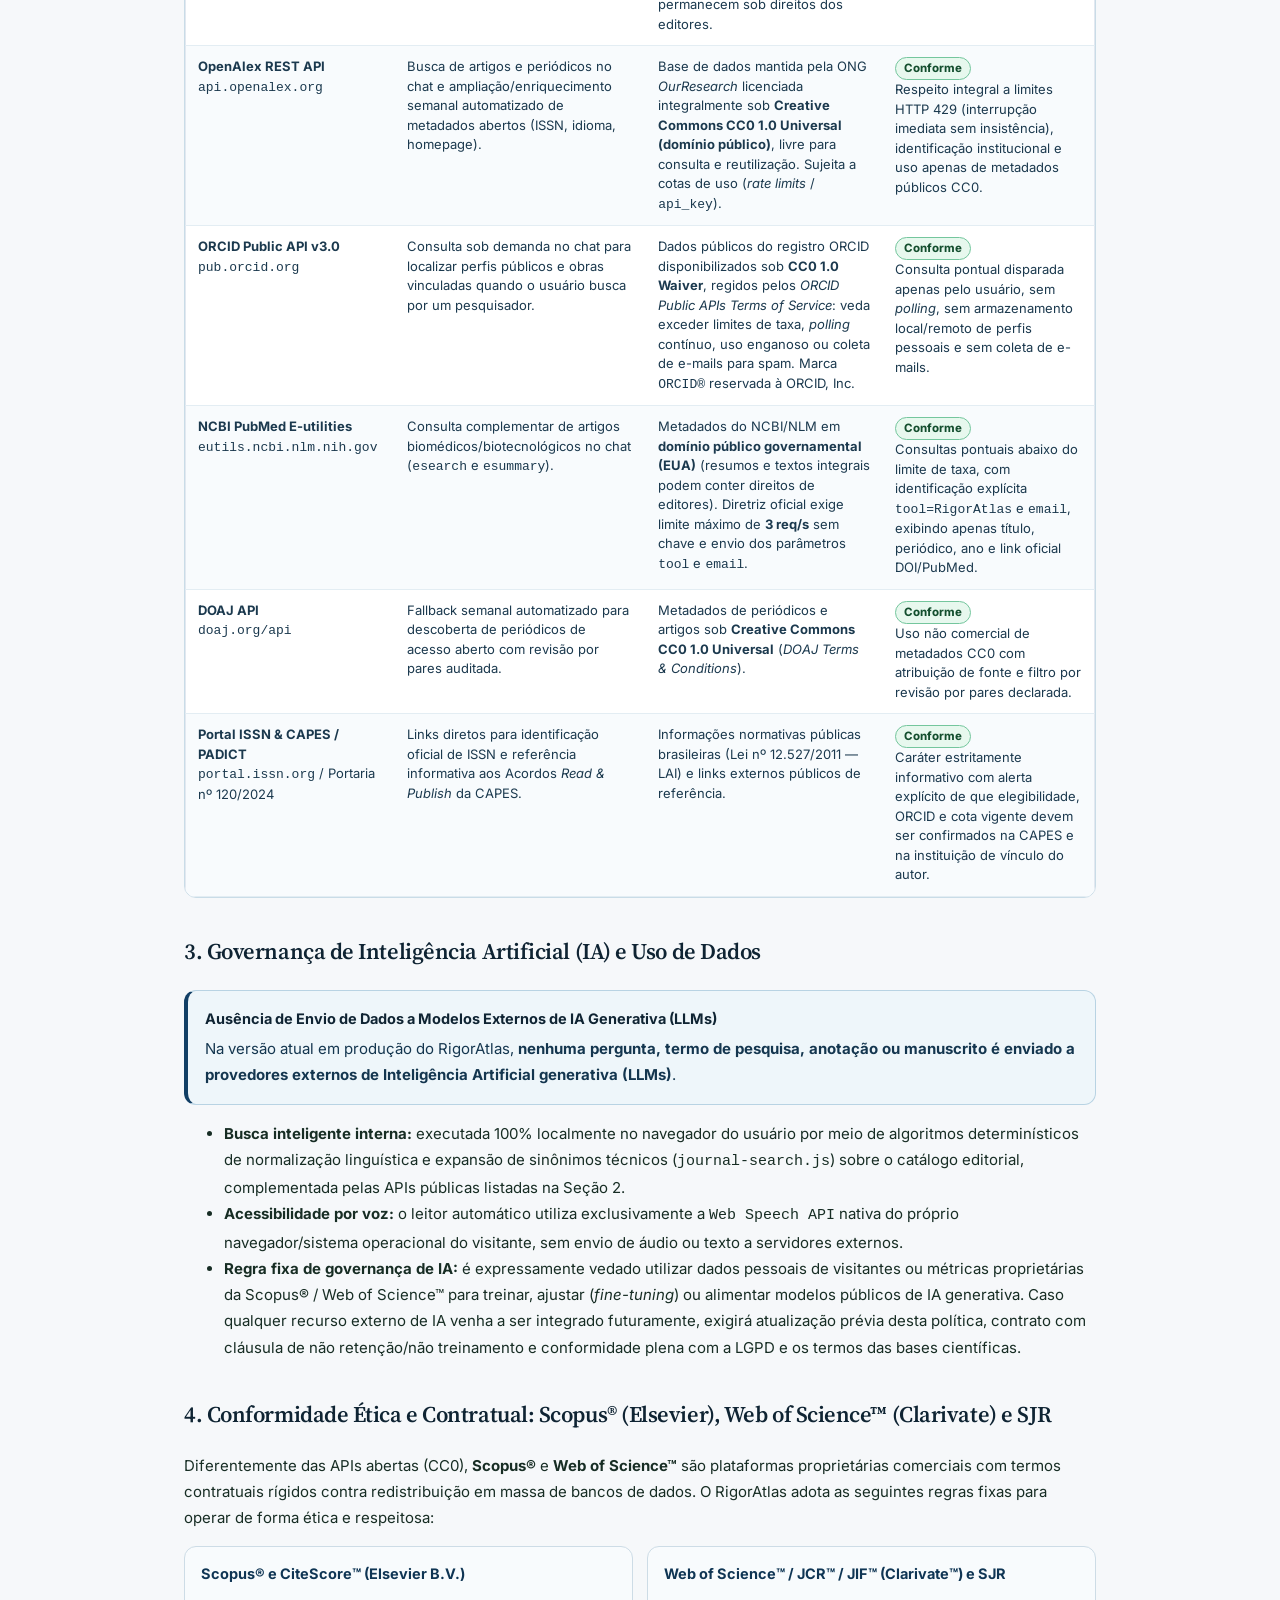
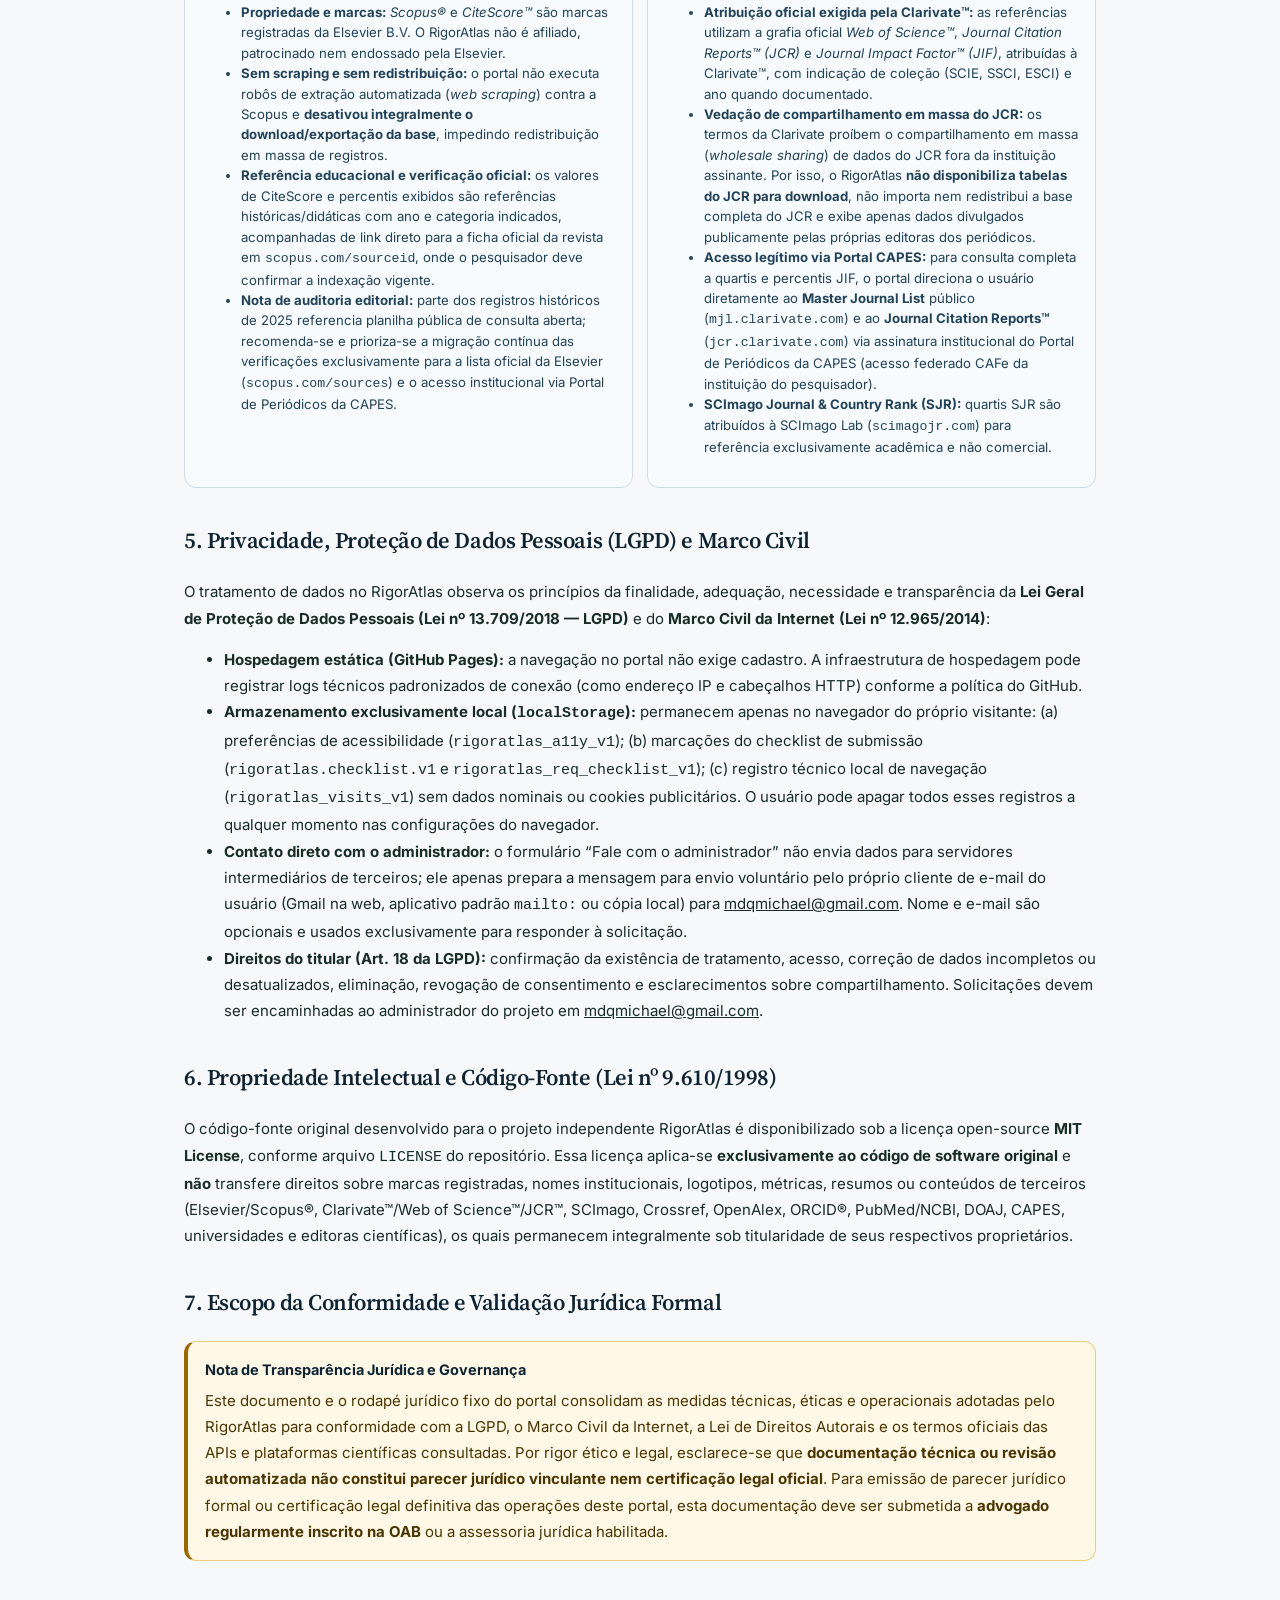
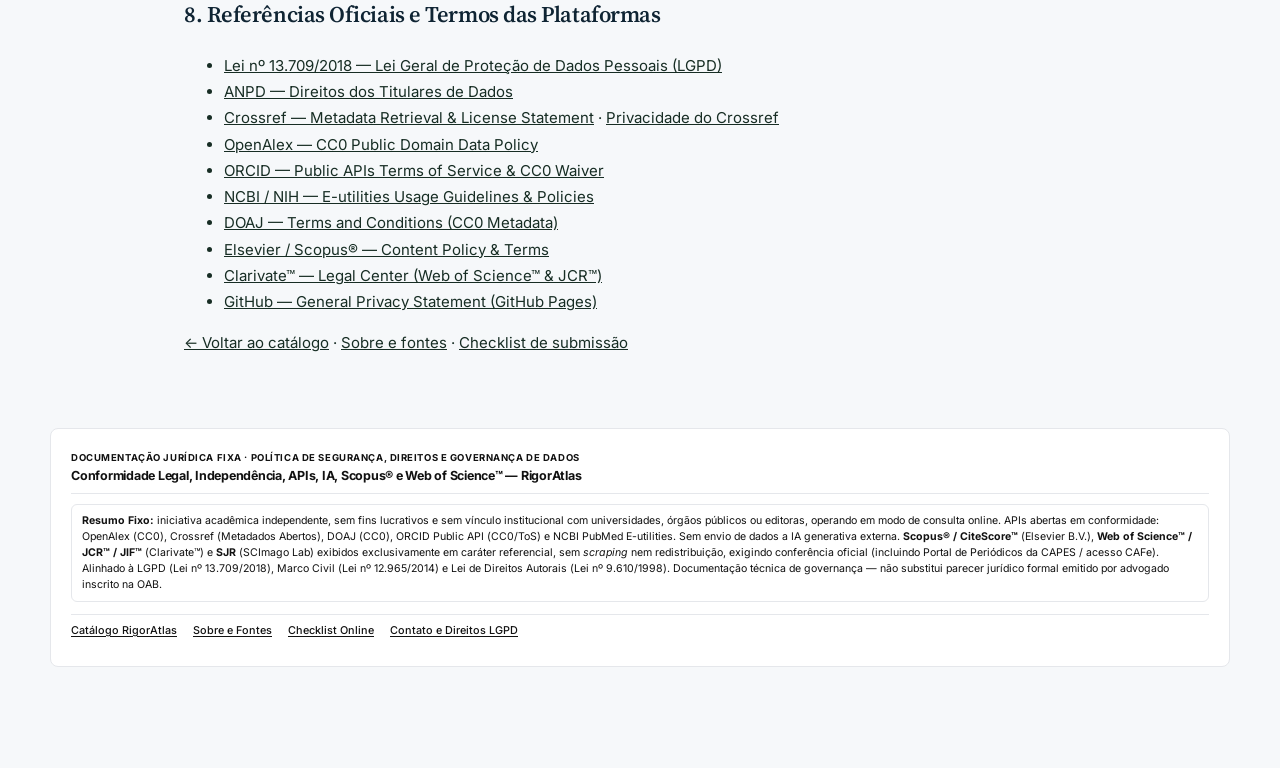
<file: privacidade.html>
<!doctype html>
<html lang="pt-BR">
<head>
<meta charset="utf-8">
<meta name="viewport" content="width=device-width,initial-scale=1">
<title>Política de Segurança, Direitos, Regras de Uso, APIs e LGPD | RigorAtlas</title>
<meta name="description" content="Política de Segurança da Informação, Independência Institucional, Direitos e Regras de Uso (sem downloads), conformidade das APIs científicas (Crossref, OpenAlex, ORCID, PubMed, DOAJ), IA, Scopus, Web of Science e LGPD do portal independente RigorAtlas.">
<link rel="preconnect" href="https://fonts.googleapis.com">
<link rel="preconnect" href="https://fonts.gstatic.com" crossorigin>
<link href="https://fonts.googleapis.com/css2?family=Inter:wght@400;500;600;700&family=Source+Serif+4:ital,opsz,wght@0,8..60,500;0,8..60,600;0,8..60,700;1,8..60,500&display=swap" rel="stylesheet">
<link rel="stylesheet" href="assets/css/style.css?v=20261124v6">
</head>
<body>
<main class="information-page policy-page">
  <a class="brand-lockup" href="index.html"><img class="brand-logo" src="assets/img/logo-rigoratlas.svg?v=20261124" alt="Logotipo RigorAtlas"><strong>RigorAtlas</strong></a>
  <span class="policy-hero-badge">PROJETO INDEPENDENTE · DOCUMENTAÇÃO DE GOVERNANÇA · 24/11/2026</span>
  <h1>Política de Segurança, Direitos, Regras de Uso, APIs e LGPD</h1>
  <p>Esta documentação estabelece a <strong>Política de Segurança da Informação</strong>, a <strong>Cláusula de Independência Institucional</strong>, os <strong>Direitos e Regras de Uso</strong>, a <strong>Matriz de Conformidade de APIs, Inteligência Artificial e Bases Bibliográficas (Scopus® e Web of Science™)</strong> e o <strong>Aviso de Privacidade (LGPD)</strong> do portal <strong>RigorAtlas</strong>, iniciativa independente, pública e sem fins lucrativos de apoio à pesquisa científica.</p>

  <div class="policy-callout">
    <strong>Cláusula de Independência Institucional — Sem Vínculo com Universidades ou Órgãos Públicos</strong>
    O <strong>RigorAtlas</strong> é um projeto independente desenvolvido por <strong>Michael Oliveira</strong> e <strong>Neiber Garcia</strong>, com orientação acadêmica do <strong>Prof. Dr. Guilherme Benko Siqueira</strong>, sem vínculo institucional, representação oficial, autorização de uso de marca, patrocínio ou endosso de qualquer universidade, programa de pós-graduação, órgão público ou editora científica. Qualquer menção a universidades ou editoras dentro das fichas de periódicos refere-se estritamente à entidade publicadora factual do periódico indexado.
  </div>

  <div class="policy-callout">
    <strong>Regra Fixa de Operação — Consulta Exclusivamente Online (Sem Downloads)</strong>
    Por diretriz de segurança jurídica, proteção de propriedade intelectual e respeito integral aos termos contratuais das bases bibliográficas científicas, <strong>todas as opções de download e exportação em massa de arquivos (XLS, XLSX, CSV, PDF, JSON, TXT e MP4) foram permanentemente removidas</strong> do site, das fichas, do checklist e do assistente de busca (chat). O RigorAtlas opera estritamente como ambiente público de <strong>consulta, comparação e direcionamento acadêmico online</strong>, sem redistribuição de datasets de terceiros.
  </div>

  <h2>1. Direitos, Regras de Uso e Segurança da Informação</h2>
  <div class="policy-grid">
    <section class="policy-box">
      <h3>Finalidade e Direitos de Uso</h3>
      <ul>
        <li>Uso estritamente <strong>acadêmico, educacional e sem fins lucrativos</strong> para apoio a pesquisadores, estudantes e autores.</li>
        <li>É vedada a exploração comercial, a revenda, o espelhamento automatizado (<em>scraping</em>) ou a extração em massa dos registros compilados neste portal.</li>
        <li>A decisão editorial de submissão é exclusivamente do autor e de seu orientador ou programa de pós-graduação; nenhuma informação exibida garante aprovação institucional, cobertura CAPES ou aceite pelo periódico.</li>
      </ul>
    </section>
    <section class="policy-box">
      <h3>Segurança da Informação e Conduta</h3>
      <ul>
        <li>Arquitetura <strong>100% estática em HTTPS</strong> (GitHub Pages), sem banco de dados de usuários, sem criação de contas, sem senhas de visitantes e sem cookies publicitários ou de rastreamento comercial.</li>
        <li>Remoção de carregamento externo (<em>hotlinking</em>) de capas/imagens proprietárias de editoras, evitando transferência desnecessária de endereço IP a servidores de mídia de terceiros.</li>
        <li><strong>Dever do usuário:</strong> não insira na barra de pesquisa, no chat ou no checklist dados pessoais sensíveis (Art. 5º, II, LGPD), dados de participantes de pesquisa, segredos industriais ou trechos sigilosos de manuscritos inéditos.</li>
      </ul>
    </section>
  </div>

  <h2>2. Análise de Conformidade das APIs Científicas Utilizadas</h2>
  <p>O RigorAtlas integra APIs públicas oficiais de infraestrutura científica aberta para descoberta de artigos, periódicos e identificadores persistentes. Abaixo consta a auditoria técnica das regras oficiais de cada serviço e as medidas de conformidade adotadas:</p>

  <div class="policy-table-wrap">
    <table class="policy-table">
      <thead>
        <tr>
          <th scope="col">API / Serviço</th>
          <th scope="col">Uso no RigorAtlas</th>
          <th scope="col">Licença e Regras Oficiais</th>
          <th scope="col">Conformidade Adotada</th>
        </tr>
      </thead>
      <tbody>
        <tr>
          <td><strong>Crossref REST API</strong><br><code>api.crossref.org</code></td>
          <td>Busca complementar de artigos recentes e metadados de periódicos na barra de busca, no chat e na rotina trimestral.</td>
          <td>Metadados bibliográficos abertos sem restrição de reutilização; agregações liberadas em <strong>domínio público</strong> (<em>Crossref Metadata License Statement</em>). Recomenda identificação via <code>mailto</code> (<em>Polite Pool</em>). Textos integrais permanecem sob direitos dos editores.</td>
          <td><span class="policy-status policy-status-ok">Conforme</span><br>Uso exclusivo de metadados públicos, identificação <code>mailto</code> ativa em todas as chamadas, exibição de links DOI oficiais e sem redistribuição de arquivos.</td>
        </tr>
        <tr>
          <td><strong>OpenAlex REST API</strong><br><code>api.openalex.org</code></td>
          <td>Busca de artigos e periódicos no chat e ampliação/enriquecimento semanal automatizado de metadados abertos (ISSN, idioma, homepage).</td>
          <td>Base de dados mantida pela ONG <em>OurResearch</em> licenciada integralmente sob <strong>Creative Commons CC0 1.0 Universal (domínio público)</strong>, livre para consulta e reutilização. Sujeita a cotas de uso (<em>rate limits</em> / <code>api_key</code>).</td>
          <td><span class="policy-status policy-status-ok">Conforme</span><br>Respeito integral a limites HTTP 429 (interrupção imediata sem insistência), identificação institucional e uso apenas de metadados públicos CC0.</td>
        </tr>
        <tr>
          <td><strong>ORCID Public API v3.0</strong><br><code>pub.orcid.org</code></td>
          <td>Consulta sob demanda no chat para localizar perfis públicos e obras vinculadas quando o usuário busca por um pesquisador.</td>
          <td>Dados públicos do registro ORCID disponibilizados sob <strong>CC0 1.0 Waiver</strong>, regidos pelos <em>ORCID Public APIs Terms of Service</em>: veda exceder limites de taxa, <em>polling</em> contínuo, uso enganoso ou coleta de e-mails para spam. Marca <code>ORCID®</code> reservada à ORCID, Inc.</td>
          <td><span class="policy-status policy-status-ok">Conforme</span><br>Consulta pontual disparada apenas pelo usuário, sem <em>polling</em>, sem armazenamento local/remoto de perfis pessoais e sem coleta de e-mails.</td>
        </tr>
        <tr>
          <td><strong>NCBI PubMed E-utilities</strong><br><code>eutils.ncbi.nlm.nih.gov</code></td>
          <td>Consulta complementar de artigos biomédicos/biotecnológicos no chat (<code>esearch</code> e <code>esummary</code>).</td>
          <td>Metadados do NCBI/NLM em <strong>domínio público governamental (EUA)</strong> (resumos e textos integrais podem conter direitos de editores). Diretriz oficial exige limite máximo de <strong>3 req/s</strong> sem chave e envio dos parâmetros <code>tool</code> e <code>email</code>.</td>
          <td><span class="policy-status policy-status-ok">Conforme</span><br>Consultas pontuais abaixo do limite de taxa, com identificação explícita <code>tool=RigorAtlas</code> e <code>email</code>, exibindo apenas título, periódico, ano e link oficial DOI/PubMed.</td>
        </tr>
        <tr>
          <td><strong>DOAJ API</strong><br><code>doaj.org/api</code></td>
          <td>Fallback semanal automatizado para descoberta de periódicos de acesso aberto com revisão por pares auditada.</td>
          <td>Metadados de periódicos e artigos sob <strong>Creative Commons CC0 1.0 Universal</strong> (<em>DOAJ Terms &amp; Conditions</em>).</td>
          <td><span class="policy-status policy-status-ok">Conforme</span><br>Uso não comercial de metadados CC0 com atribuição de fonte e filtro por revisão por pares declarada.</td>
        </tr>
        <tr>
          <td><strong>Portal ISSN &amp; CAPES / PADICT</strong><br><code>portal.issn.org</code> / Portaria nº 120/2024</td>
          <td>Links diretos para identificação oficial de ISSN e referência informativa aos Acordos <em>Read &amp; Publish</em> da CAPES.</td>
          <td>Informações normativas públicas brasileiras (Lei nº 12.527/2011 — LAI) e links externos públicos de referência.</td>
          <td><span class="policy-status policy-status-ok">Conforme</span><br>Caráter estritamente informativo com alerta explícito de que elegibilidade, ORCID e cota vigente devem ser confirmados na CAPES e na instituição de vínculo do autor.</td>
        </tr>
      </tbody>
    </table>
  </div>

  <h2>3. Governança de Inteligência Artificial (IA) e Uso de Dados</h2>
  <div class="policy-callout">
    <strong>Ausência de Envio de Dados a Modelos Externos de IA Generativa (LLMs)</strong>
    Na versão atual em produção do RigorAtlas, <strong>nenhuma pergunta, termo de pesquisa, anotação ou manuscrito é enviado a provedores externos de Inteligência Artificial generativa (LLMs)</strong>.
  </div>
  <ul>
    <li><strong>Busca inteligente interna:</strong> executada 100% localmente no navegador do usuário por meio de algoritmos determinísticos de normalização linguística e expansão de sinônimos técnicos (<code>journal-search.js</code>) sobre o catálogo editorial, complementada pelas APIs públicas listadas na Seção 2.</li>
    <li><strong>Acessibilidade por voz:</strong> o leitor automático utiliza exclusivamente a <code>Web Speech API</code> nativa do próprio navegador/sistema operacional do visitante, sem envio de áudio ou texto a servidores externos.</li>
    <li><strong>Regra fixa de governança de IA:</strong> é expressamente vedado utilizar dados pessoais de visitantes ou métricas proprietárias da Scopus® / Web of Science™ para treinar, ajustar (<em>fine-tuning</em>) ou alimentar modelos públicos de IA generativa. Caso qualquer recurso externo de IA venha a ser integrado futuramente, exigirá atualização prévia desta política, contrato com cláusula de não retenção/não treinamento e conformidade plena com a LGPD e os termos das bases científicas.</li>
  </ul>

  <h2>4. Conformidade Ética e Contratual: Scopus® (Elsevier), Web of Science™ (Clarivate) e SJR</h2>
  <p>Diferentemente das APIs abertas (CC0), <strong>Scopus®</strong> e <strong>Web of Science™</strong> são plataformas proprietárias comerciais com termos contratuais rígidos contra redistribuição em massa de bancos de dados. O RigorAtlas adota as seguintes regras fixas para operar de forma ética e respeitosa:</p>

  <div class="policy-grid">
    <section class="policy-box">
      <h3>Scopus® e CiteScore™ (Elsevier B.V.)</h3>
      <ul>
        <li><strong>Propriedade e marcas:</strong> <em>Scopus®</em> e <em>CiteScore™</em> são marcas registradas da Elsevier B.V. O RigorAtlas não é afiliado, patrocinado nem endossado pela Elsevier.</li>
        <li><strong>Sem scraping e sem redistribuição:</strong> o portal não executa robôs de extração automatizada (<em>web scraping</em>) contra a Scopus e <strong>desativou integralmente o download/exportação da base</strong>, impedindo redistribuição em massa de registros.</li>
        <li><strong>Referência educacional e verificação oficial:</strong> os valores de CiteScore e percentis exibidos são referências históricas/didáticas com ano e categoria indicados, acompanhadas de link direto para a ficha oficial da revista em <code>scopus.com/sourceid</code>, onde o pesquisador deve confirmar a indexação vigente.</li>
        <li><strong>Nota de auditoria editorial:</strong> parte dos registros históricos de 2025 referencia planilha pública de consulta aberta; recomenda-se e prioriza-se a migração contínua das verificações exclusivamente para a lista oficial da Elsevier (<code>scopus.com/sources</code>) e o acesso institucional via Portal de Periódicos da CAPES.</li>
      </ul>
    </section>
    <section class="policy-box">
      <h3>Web of Science™ / JCR™ / JIF™ (Clarivate™) e SJR</h3>
      <ul>
        <li><strong>Atribuição oficial exigida pela Clarivate™:</strong> as referências utilizam a grafia oficial <em>Web of Science™</em>, <em>Journal Citation Reports™ (JCR)</em> e <em>Journal Impact Factor™ (JIF)</em>, atribuídas à Clarivate™, com indicação de coleção (SCIE, SSCI, ESCI) e ano quando documentado.</li>
        <li><strong>Vedação de compartilhamento em massa do JCR:</strong> os termos da Clarivate proíbem o compartilhamento em massa (<em>wholesale sharing</em>) de dados do JCR fora da instituição assinante. Por isso, o RigorAtlas <strong>não disponibiliza tabelas do JCR para download</strong>, não importa nem redistribui a base completa do JCR e exibe apenas dados divulgados publicamente pelas próprias editoras dos periódicos.</li>
        <li><strong>Acesso legítimo via Portal CAPES:</strong> para consulta completa a quartis e percentis JIF, o portal direciona o usuário diretamente ao <strong>Master Journal List</strong> público (<code>mjl.clarivate.com</code>) e ao <strong>Journal Citation Reports™</strong> (<code>jcr.clarivate.com</code>) via assinatura institucional do Portal de Periódicos da CAPES (acesso federado CAFe da instituição do pesquisador).</li>
        <li><strong>SCImago Journal &amp; Country Rank (SJR):</strong> quartis SJR são atribuídos à SCImago Lab (<code>scimagojr.com</code>) para referência exclusivamente acadêmica e não comercial.</li>
      </ul>
    </section>
  </div>

  <h2>5. Privacidade, Proteção de Dados Pessoais (LGPD) e Marco Civil</h2>
  <p>O tratamento de dados no RigorAtlas observa os princípios da finalidade, adequação, necessidade e transparência da <strong>Lei Geral de Proteção de Dados Pessoais (Lei nº 13.709/2018 — LGPD)</strong> e do <strong>Marco Civil da Internet (Lei nº 12.965/2014)</strong>:</p>
  <ul>
    <li><strong>Hospedagem estática (GitHub Pages):</strong> a navegação no portal não exige cadastro. A infraestrutura de hospedagem pode registrar logs técnicos padronizados de conexão (como endereço IP e cabeçalhos HTTP) conforme a política do GitHub.</li>
    <li><strong>Armazenamento exclusivamente local (<code>localStorage</code>):</strong> permanecem apenas no navegador do próprio visitante: (a) preferências de acessibilidade (<code>rigoratlas_a11y_v1</code>); (b) marcações do checklist de submissão (<code>rigoratlas.checklist.v1</code> e <code>rigoratlas_req_checklist_v1</code>); (c) registro técnico local de navegação (<code>rigoratlas_visits_v1</code>) sem dados nominais ou cookies publicitários. O usuário pode apagar todos esses registros a qualquer momento nas configurações do navegador.</li>
    <li><strong>Contato direto com o administrador:</strong> o formulário “Fale com o administrador” não envia dados para servidores intermediários de terceiros; ele apenas prepara a mensagem para envio voluntário pelo próprio cliente de e-mail do usuário (Gmail na web, aplicativo padrão <code>mailto:</code> ou cópia local) para <a href="mailto:mdqmichael@gmail.com">mdqmichael@gmail.com</a>. Nome e e-mail são opcionais e usados exclusivamente para responder à solicitação.</li>
    <li><strong>Direitos do titular (Art. 18 da LGPD):</strong> confirmação da existência de tratamento, acesso, correção de dados incompletos ou desatualizados, eliminação, revogação de consentimento e esclarecimentos sobre compartilhamento. Solicitações devem ser encaminhadas ao administrador do projeto em <a href="mailto:mdqmichael@gmail.com">mdqmichael@gmail.com</a>.</li>
  </ul>

  <h2>6. Propriedade Intelectual e Código-Fonte (Lei nº 9.610/1998)</h2>
  <p>O código-fonte original desenvolvido para o projeto independente RigorAtlas é disponibilizado sob a licença open-source <strong>MIT License</strong>, conforme arquivo <code>LICENSE</code> do repositório. Essa licença aplica-se <strong>exclusivamente ao código de software original</strong> e <strong>não</strong> transfere direitos sobre marcas registradas, nomes institucionais, logotipos, métricas, resumos ou conteúdos de terceiros (Elsevier/Scopus®, Clarivate™/Web of Science™/JCR™, SCImago, Crossref, OpenAlex, ORCID®, PubMed/NCBI, DOAJ, CAPES, universidades e editoras científicas), os quais permanecem integralmente sob titularidade de seus respectivos proprietários.</p>

  <h2>7. Escopo da Conformidade e Validação Jurídica Formal</h2>
  <div class="policy-callout policy-callout-warn">
    <strong>Nota de Transparência Jurídica e Governança</strong>
    Este documento e o rodapé jurídico fixo do portal consolidam as medidas técnicas, éticas e operacionais adotadas pelo RigorAtlas para conformidade com a LGPD, o Marco Civil da Internet, a Lei de Direitos Autorais e os termos oficiais das APIs e plataformas científicas consultadas. Por rigor ético e legal, esclarece-se que <strong>documentação técnica ou revisão automatizada não constitui parecer jurídico vinculante nem certificação legal oficial</strong>. Para emissão de parecer jurídico formal ou certificação legal definitiva das operações deste portal, esta documentação deve ser submetida a <strong>advogado regularmente inscrito na OAB</strong> ou a assessoria jurídica habilitada.
  </div>

  <h2>8. Referências Oficiais e Termos das Plataformas</h2>
  <ul>
    <li><a href="https://www.planalto.gov.br/ccivil_03/_ato2015-2018/2018/lei/l13709.htm" target="_blank" rel="noopener noreferrer">Lei nº 13.709/2018 — Lei Geral de Proteção de Dados Pessoais (LGPD)</a></li>
    <li><a href="https://www.gov.br/anpd/pt-br/assuntos/titular-de-dados/direito-dos-titulares" target="_blank" rel="noopener noreferrer">ANPD — Direitos dos Titulares de Dados</a></li>
    <li><a href="https://www.crossref.org/documentation/retrieve-metadata/" target="_blank" rel="noopener noreferrer">Crossref — Metadata Retrieval &amp; License Statement</a> · <a href="https://www.crossref.org/privacy/" target="_blank" rel="noopener noreferrer">Privacidade do Crossref</a></li>
    <li><a href="https://openalex.org/projects" target="_blank" rel="noopener noreferrer">OpenAlex — CC0 Public Domain Data Policy</a></li>
    <li><a href="https://info.orcid.org/public-client-terms-of-service/" target="_blank" rel="noopener noreferrer">ORCID — Public APIs Terms of Service &amp; CC0 Waiver</a></li>
    <li><a href="https://www.ncbi.nlm.nih.gov/books/NBK25497/" target="_blank" rel="noopener noreferrer">NCBI / NIH — E-utilities Usage Guidelines &amp; Policies</a></li>
    <li><a href="https://doaj.org/terms/" target="_blank" rel="noopener noreferrer">DOAJ — Terms and Conditions (CC0 Metadata)</a></li>
    <li><a href="https://www.elsevier.com/products/scopus/content/content-policy-and-selection" target="_blank" rel="noopener noreferrer">Elsevier / Scopus® — Content Policy &amp; Terms</a></li>
    <li><a href="https://clarivate.com/legal-center/" target="_blank" rel="noopener noreferrer">Clarivate™ — Legal Center (Web of Science™ &amp; JCR™)</a></li>
    <li><a href="https://docs.github.com/en/site-policy/privacy-policies/github-general-privacy-statement" target="_blank" rel="noopener noreferrer">GitHub — General Privacy Statement (GitHub Pages)</a></li>
  </ul>

  <p><a href="index.html">← Voltar ao catálogo</a> · <a href="sobre.html">Sobre e fontes</a> · <a href="checklist.html">Checklist de submissão</a></p>
</main>

<footer class="legal-compliance-standalone" aria-labelledby="legal-footer-title">
  <div class="legal-compliance-head">
    <div>
      <span class="legal-compliance-kicker">DOCUMENTAÇÃO JURÍDICA FIXA · POLÍTICA DE SEGURANÇA, DIREITOS E GOVERNANÇA DE DADOS</span>
      <h2 id="legal-footer-title">Conformidade Legal, Independência, APIs, IA, Scopus® e Web of Science™ — RigorAtlas</h2>
    </div>
  </div>
  <div class="legal-disclaimer-bar">
    <strong>Resumo Fixo:</strong> iniciativa acadêmica independente, sem fins lucrativos e sem vínculo institucional com universidades, órgãos públicos ou editoras, operando em modo de consulta online. APIs abertas em conformidade: OpenAlex (CC0), Crossref (Metadados Abertos), DOAJ (CC0), ORCID Public API (CC0/ToS) e NCBI PubMed E-utilities. Sem envio de dados a IA generativa externa. <strong>Scopus® / CiteScore™</strong> (Elsevier B.V.), <strong>Web of Science™ / JCR™ / JIF™</strong> (Clarivate™) e <strong>SJR</strong> (SCImago Lab) exibidos exclusivamente em caráter referencial, sem <em>scraping</em> nem redistribuição, exigindo conferência oficial (incluindo Portal de Periódicos da CAPES / acesso CAFe). Alinhado à LGPD (Lei nº 13.709/2018), Marco Civil (Lei nº 12.965/2014) e Lei de Direitos Autorais (Lei nº 9.610/1998). Documentação técnica de governança — não substitui parecer jurídico formal emitido por advogado inscrito na OAB.
  </div>
  <div class="legal-links-bar">
    <a href="index.html">Catálogo RigorAtlas</a>
    <a href="sobre.html">Sobre e Fontes</a>
    <a href="checklist.html">Checklist Online</a>
    <a href="index.html#sugerir">Contato e Direitos LGPD</a>
  </div>
</footer>

<script type="module" src="assets/js/accessibility.js?v=20261124nat7"></script>
<script type="module" src="assets/js/visitor-tracker.js?v=20261124indep3"></script>
<script type="module" src="assets/js/openalex-chat.js?v=20261124v6"></script>
</body>
</html>
</file>
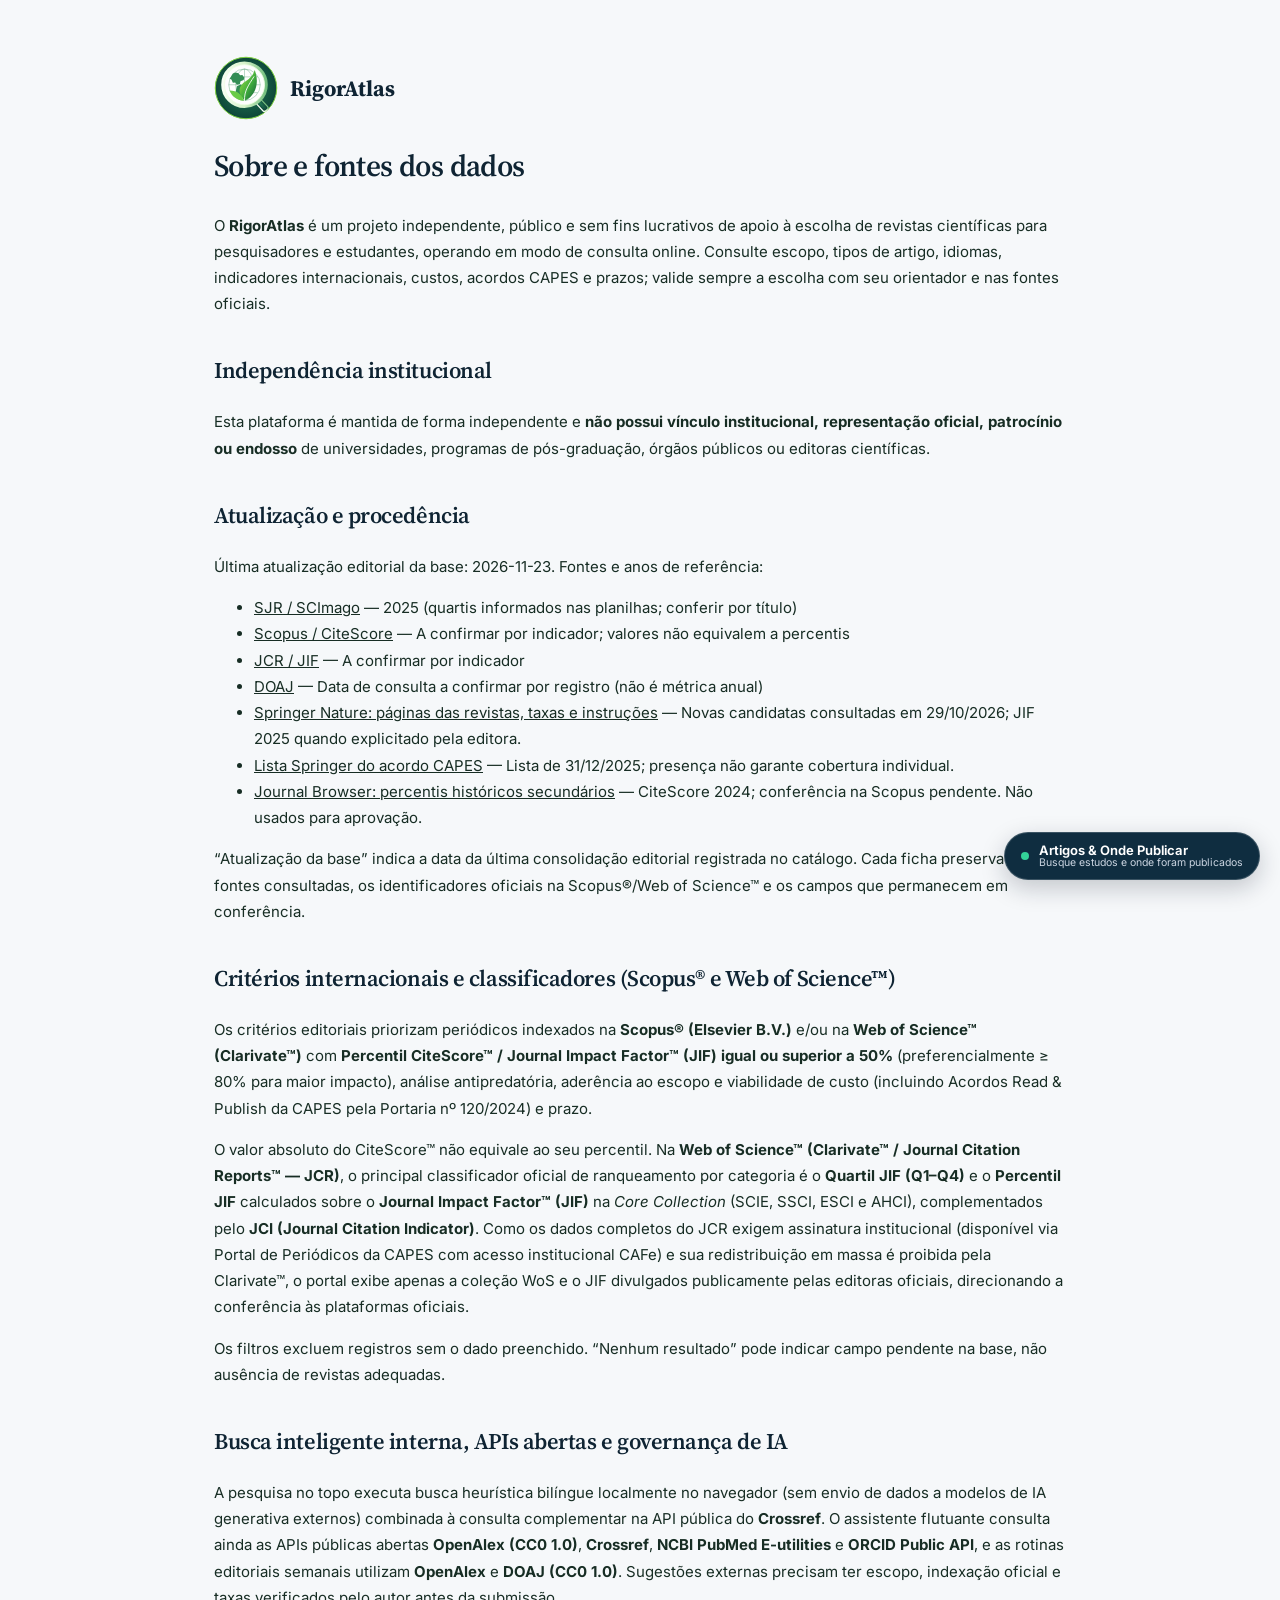
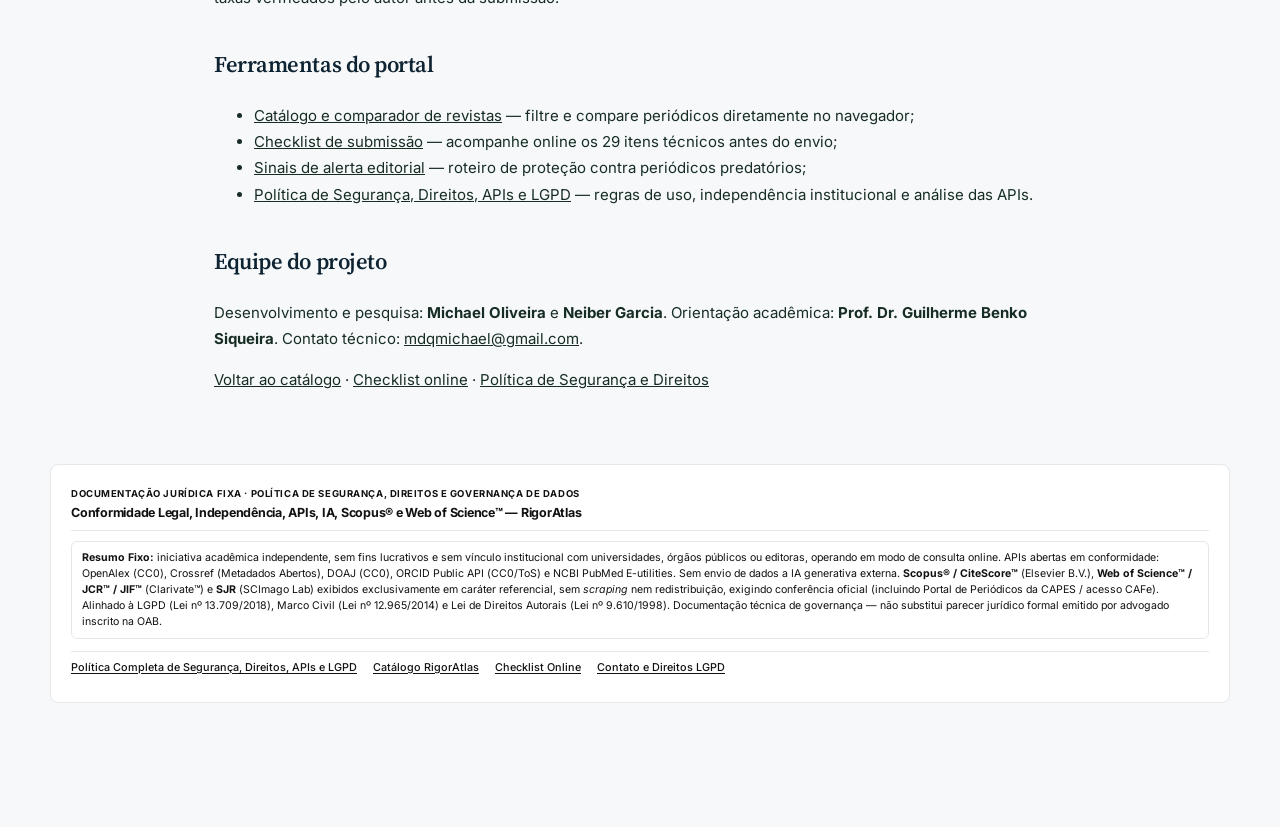
<file: sobre.html>
<!doctype html>
<html lang="pt-BR">
<head>
<meta charset="utf-8">
<meta name="viewport" content="width=device-width,initial-scale=1">
<title>Sobre e fontes dos dados | RigorAtlas</title>
<link rel="preconnect" href="https://fonts.googleapis.com">
<link rel="preconnect" href="https://fonts.gstatic.com" crossorigin>
<link href="https://fonts.googleapis.com/css2?family=Inter:wght@400;500;600;700&family=Source+Serif+4:ital,opsz,wght@0,8..60,500;0,8..60,600;0,8..60,700;1,8..60,500&display=swap" rel="stylesheet">
<link rel="stylesheet" href="assets/css/style.css?v=20261124v6">
</head>
<body>
<main class="information-page">
  <a class="brand-lockup" href="index.html"><img class="brand-logo" src="assets/img/logo-rigoratlas.svg?v=20261124" alt="Logotipo RigorAtlas"><strong>RigorAtlas</strong></a>
  <h1>Sobre e fontes dos dados</h1>
  <p>O <strong>RigorAtlas</strong> é um projeto independente, público e sem fins lucrativos de apoio à escolha de revistas científicas para pesquisadores e estudantes, operando em modo de consulta online. Consulte escopo, tipos de artigo, idiomas, indicadores internacionais, custos, acordos CAPES e prazos; valide sempre a escolha com seu orientador e nas fontes oficiais.</p>

  <h2>Independência institucional</h2>
  <p>Esta plataforma é mantida de forma independente e <strong>não possui vínculo institucional, representação oficial, patrocínio ou endosso</strong> de universidades, programas de pós-graduação, órgãos públicos ou editoras científicas.</p>

  <h2>Atualização e procedência</h2>
  <div data-provenance role="status">Carregando data e fontes…</div>
  <p>“Atualização da base” indica a data da última consolidação editorial registrada no catálogo. Cada ficha preserva as fontes consultadas, os identificadores oficiais na Scopus®/Web of Science™ e os campos que permanecem em conferência.</p>

  <h2>Critérios internacionais e classificadores (Scopus® e Web of Science™)</h2>
  <p>Os critérios editoriais priorizam periódicos indexados na <strong>Scopus® (Elsevier B.V.)</strong> e/ou na <strong>Web of Science™ (Clarivate™)</strong> com <strong>Percentil CiteScore™ / Journal Impact Factor™ (JIF) igual ou superior a 50%</strong> (preferencialmente ≥ 80% para maior impacto), análise antipredatória, aderência ao escopo e viabilidade de custo (incluindo Acordos Read &amp; Publish da CAPES pela Portaria nº 120/2024) e prazo.</p>
  <p>O valor absoluto do CiteScore™ não equivale ao seu percentil. Na <strong>Web of Science™ (Clarivate™ / Journal Citation Reports™ — JCR)</strong>, o principal classificador oficial de ranqueamento por categoria é o <strong>Quartil JIF (Q1–Q4)</strong> e o <strong>Percentil JIF</strong> calculados sobre o <strong>Journal Impact Factor™ (JIF)</strong> na <em>Core Collection</em> (SCIE, SSCI, ESCI e AHCI), complementados pelo <strong>JCI (Journal Citation Indicator)</strong>. Como os dados completos do JCR exigem assinatura institucional (disponível via Portal de Periódicos da CAPES com acesso institucional CAFe) e sua redistribuição em massa é proibida pela Clarivate™, o portal exibe apenas a coleção WoS e o JIF divulgados publicamente pelas editoras oficiais, direcionando a conferência às plataformas oficiais.</p>
  <p>Os filtros excluem registros sem o dado preenchido. “Nenhum resultado” pode indicar campo pendente na base, não ausência de revistas adequadas.</p>

  <h2>Busca inteligente interna, APIs abertas e governança de IA</h2>
  <p>A pesquisa no topo executa busca heurística bilíngue localmente no navegador (sem envio de dados a modelos de IA generativa externos) combinada à consulta complementar na API pública do <strong>Crossref</strong>. O assistente flutuante consulta ainda as APIs públicas abertas <strong>OpenAlex (CC0 1.0)</strong>, <strong>Crossref</strong>, <strong>NCBI PubMed E-utilities</strong> e <strong>ORCID Public API</strong>, e as rotinas editoriais semanais utilizam <strong>OpenAlex</strong> e <strong>DOAJ (CC0 1.0)</strong>. Sugestões externas precisam ter escopo, indexação oficial e taxas verificados pelo autor antes da submissão.</p>

  <h2>Ferramentas do portal</h2>
  <ul>
    <li><a href="index.html#revistas">Catálogo e comparador de revistas</a> — filtre e compare periódicos diretamente no navegador;</li>
    <li><a href="checklist.html">Checklist de submissão</a> — acompanhe online os 29 itens técnicos antes do envio;</li>
    <li><a href="index.html#sinais-alerta">Sinais de alerta editorial</a> — roteiro de proteção contra periódicos predatórios;</li>
    <li><a href="privacidade.html">Política de Segurança, Direitos, APIs e LGPD</a> — regras de uso, independência institucional e análise das APIs.</li>
  </ul>

  <h2>Equipe do projeto</h2>
  <p>Desenvolvimento e pesquisa: <strong>Michael Oliveira</strong> e <strong>Neiber Garcia</strong>. Orientação acadêmica: <strong>Prof. Dr. Guilherme Benko Siqueira</strong>. Contato técnico: <a href="mailto:mdqmichael@gmail.com">mdqmichael@gmail.com</a>.</p>
  <p><a href="index.html">Voltar ao catálogo</a> · <a href="checklist.html">Checklist online</a> · <a href="privacidade.html">Política de Segurança e Direitos</a></p>
</main>

<footer class="legal-compliance-standalone" aria-labelledby="legal-footer-title">
  <div class="legal-compliance-head">
    <div>
      <span class="legal-compliance-kicker">DOCUMENTAÇÃO JURÍDICA FIXA · POLÍTICA DE SEGURANÇA, DIREITOS E GOVERNANÇA DE DADOS</span>
      <h2 id="legal-footer-title">Conformidade Legal, Independência, APIs, IA, Scopus® e Web of Science™ — RigorAtlas</h2>
    </div>
  </div>
  <div class="legal-disclaimer-bar">
    <strong>Resumo Fixo:</strong> iniciativa acadêmica independente, sem fins lucrativos e sem vínculo institucional com universidades, órgãos públicos ou editoras, operando em modo de consulta online. APIs abertas em conformidade: OpenAlex (CC0), Crossref (Metadados Abertos), DOAJ (CC0), ORCID Public API (CC0/ToS) e NCBI PubMed E-utilities. Sem envio de dados a IA generativa externa. <strong>Scopus® / CiteScore™</strong> (Elsevier B.V.), <strong>Web of Science™ / JCR™ / JIF™</strong> (Clarivate™) e <strong>SJR</strong> (SCImago Lab) exibidos exclusivamente em caráter referencial, sem <em>scraping</em> nem redistribuição, exigindo conferência oficial (incluindo Portal de Periódicos da CAPES / acesso CAFe). Alinhado à LGPD (Lei nº 13.709/2018), Marco Civil (Lei nº 12.965/2014) e Lei de Direitos Autorais (Lei nº 9.610/1998). Documentação técnica de governança — não substitui parecer jurídico formal emitido por advogado inscrito na OAB.
  </div>
  <div class="legal-links-bar">
    <a href="privacidade.html">Política Completa de Segurança, Direitos, APIs e LGPD</a>
    <a href="index.html">Catálogo RigorAtlas</a>
    <a href="checklist.html">Checklist Online</a>
    <a href="index.html#sugerir">Contato e Direitos LGPD</a>
  </div>
</footer>

<script type="module" src="assets/js/provenance.js?v=20261124indep3"></script>
<script type="module" src="assets/js/accessibility.js?v=20261124nat7"></script>
<script type="module" src="assets/js/visitor-tracker.js?v=20261124indep3"></script>
<script type="module" src="assets/js/openalex-chat.js?v=20261124v6"></script>
</body>
</html>
</file>
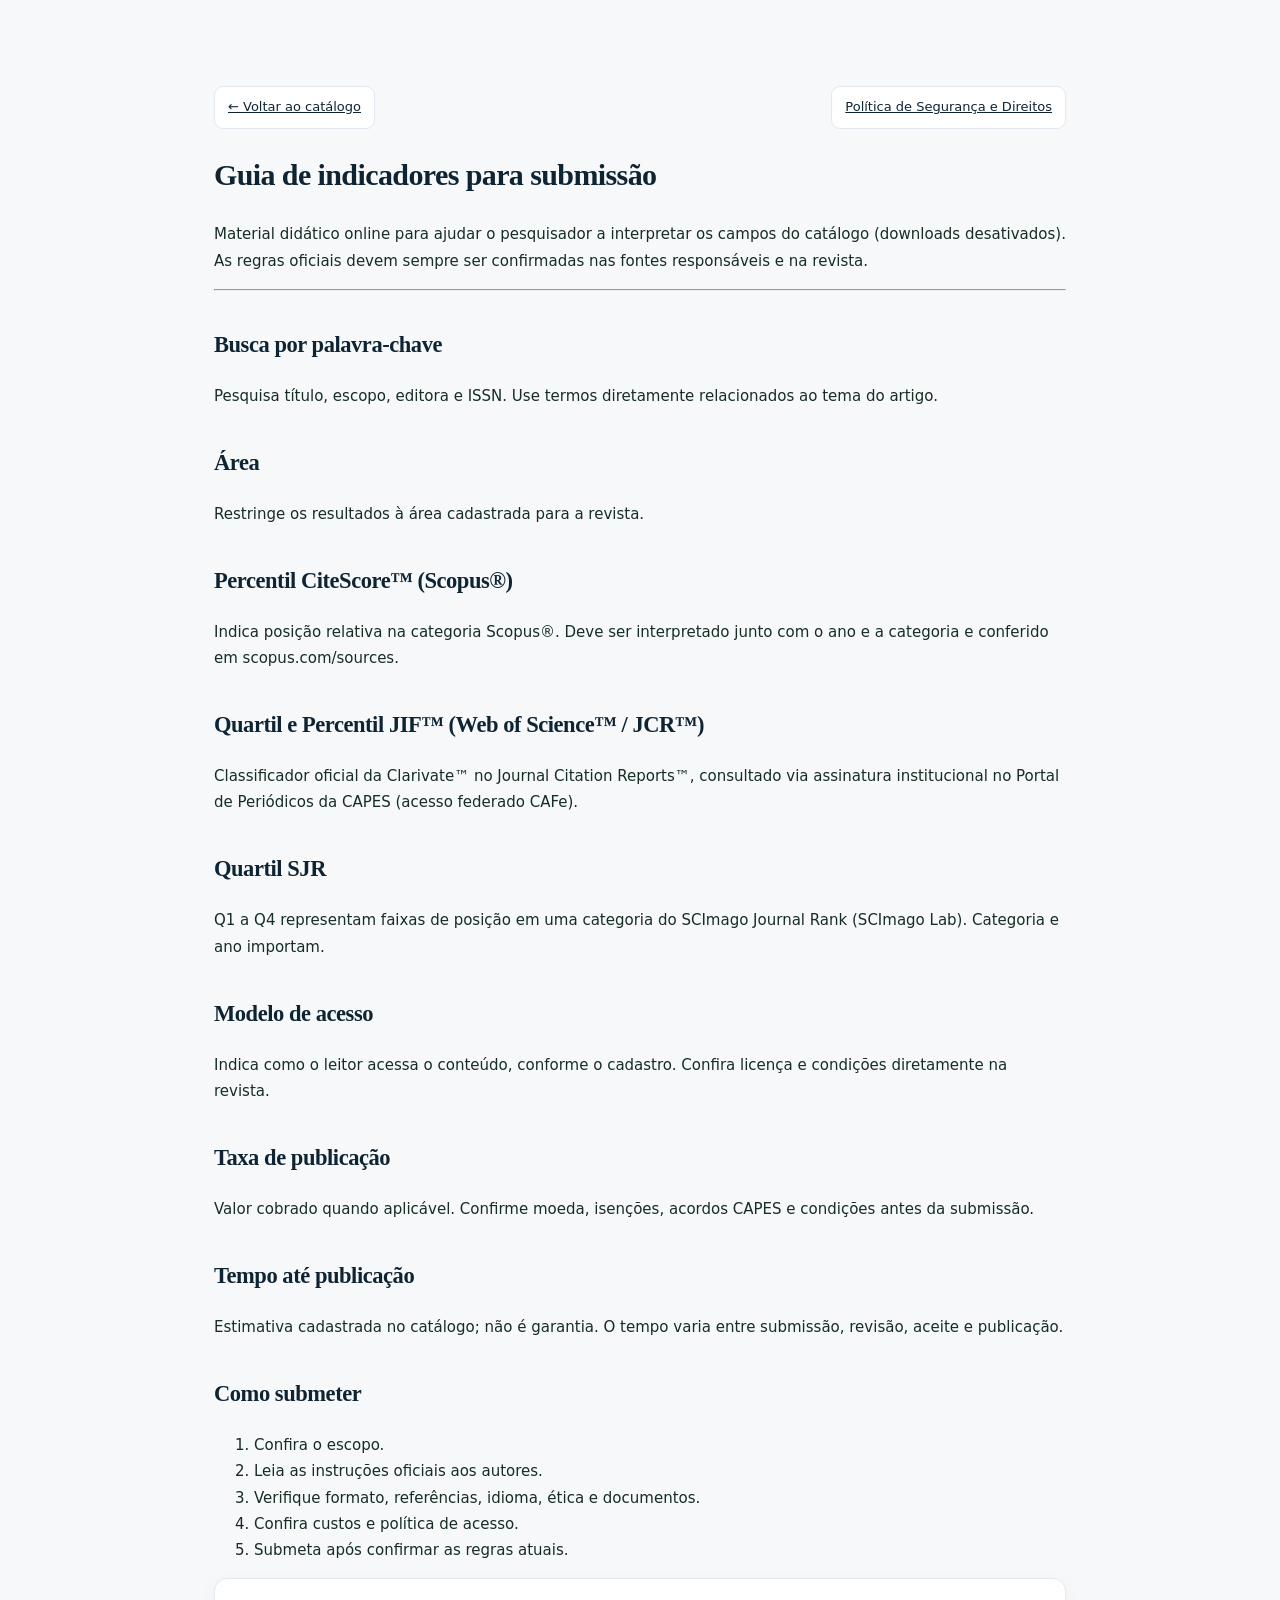
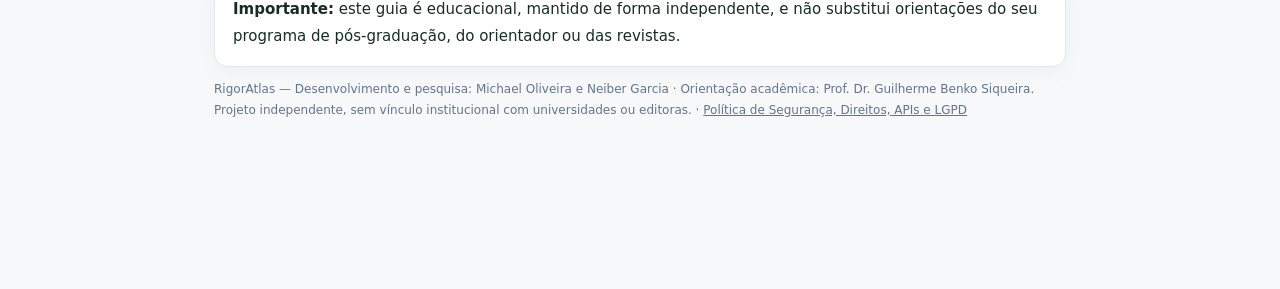
<file: docs/guia.html>
<!doctype html><html lang="pt-BR"><head><meta charset="utf-8"><meta name="viewport" content="width=device-width,initial-scale=1"><title>Guia de indicadores | RigorAtlas</title><link rel="stylesheet" href="../assets/css/style.css?v=20261124indep3"></head><body><main class="information-page"><div class="bar" style="margin-top:30px"><a class="btn" href="../">← Voltar ao catálogo</a> <a class="btn" href="../privacidade.html">Política de Segurança e Direitos</a></div><h1>Guia de indicadores para submissão</h1><p>Material didático online para ajudar o pesquisador a interpretar os campos do catálogo (downloads desativados). As regras oficiais devem sempre ser confirmadas nas fontes responsáveis e na revista.</p><hr><h2>Busca por palavra-chave</h2><p>Pesquisa título, escopo, editora e ISSN. Use termos diretamente relacionados ao tema do artigo.</p><h2>Área</h2><p>Restringe os resultados à área cadastrada para a revista.</p><h2>Percentil CiteScore™ (Scopus®)</h2><p>Indica posição relativa na categoria Scopus®. Deve ser interpretado junto com o ano e a categoria e conferido em scopus.com/sources.</p><h2>Quartil e Percentil JIF™ (Web of Science™ / JCR™)</h2><p>Classificador oficial da Clarivate™ no Journal Citation Reports™, consultado via assinatura institucional no Portal de Periódicos da CAPES (acesso federado CAFe).</p><h2>Quartil SJR</h2><p>Q1 a Q4 representam faixas de posição em uma categoria do SCImago Journal Rank (SCImago Lab). Categoria e ano importam.</p><h2>Modelo de acesso</h2><p>Indica como o leitor acessa o conteúdo, conforme o cadastro. Confira licença e condições diretamente na revista.</p><h2>Taxa de publicação</h2><p>Valor cobrado quando aplicável. Confirme moeda, isenções, acordos CAPES e condições antes da submissão.</p><h2>Tempo até publicação</h2><p>Estimativa cadastrada no catálogo; não é garantia. O tempo varia entre submissão, revisão, aceite e publicação.</p><h2>Como submeter</h2><ol><li>Confira o escopo.</li><li>Leia as instruções oficiais aos autores.</li><li>Verifique formato, referências, idioma, ética e documentos.</li><li>Confira custos e política de acesso.</li><li>Submeta após confirmar as regras atuais.</li></ol><div class="card"><strong>Importante:</strong> este guia é educacional, mantido de forma independente, e não substitui orientações do seu programa de pós-graduação, do orientador ou das revistas.</div><p class="meta">RigorAtlas — Desenvolvimento e pesquisa: Michael Oliveira e Neiber Garcia · Orientação acadêmica: Prof. Dr. Guilherme Benko Siqueira. Projeto independente, sem vínculo institucional com universidades ou editoras. · <a href="../privacidade.html">Política de Segurança, Direitos, APIs e LGPD</a></p></main></body></html>
</file>
<file: assets/css/style.css>
:root{
  --bg:#f3f7fa;
  --surface:#ffffff;
  --surface-soft:#f3f8fc;
  --ink:#183448;
  --muted:#5c7283;
  --line:#dae5ec;
  --green:#123f65;
  --green-2:#15619b;
  --green-3:#e0eef8;
  --shadow:0 10px 30px rgba(7,63,48,.06);
}

*{box-sizing:border-box}
html{scroll-behavior:smooth;scroll-padding-top:76px}
body{
  margin:0;
  background:var(--bg);
  color:var(--ink);
  font:15px/1.55 system-ui,-apple-system,"Segoe UI",Roboto,sans-serif;
}
h1,h2{font-family:Georgia,"Times New Roman",serif;font-weight:400}
a{color:inherit}
button,input,select,textarea{font:inherit}
button,.btn{cursor:pointer}
:focus-visible{outline:3px solid rgba(11,90,67,.2);outline-offset:2px}

/* Cabeçalho discreto */
.site-header{
  position:sticky;
  top:0;
  z-index:50;
  background:rgba(7,63,48,.98);
  border-bottom:1px solid rgba(255,255,255,.1);
}
.header-inner{
  width:min(1180px,calc(100% - 40px));
  min-height:64px;
  margin:0 auto;
  display:flex;
  align-items:center;
  justify-content:space-between;
  gap:24px;
}
.brand-lockup{
  display:flex;
  align-items:center;
  gap:9px;
  color:#fff;
  text-decoration:none;
  min-width:0;
}
.brand-logo{
  width:32px;
  height:32px;
  object-fit:cover;
  border-radius:6px;
  opacity:.94;
  flex:none;
}
.brand-text{
  display:flex;
  flex-direction:column;
  line-height:1.08;
}
.brand-text strong{
  font-size:15px;
  font-weight:650;
  letter-spacing:.02em;
}
.brand-text small{
  margin-top:3px;
  font-size:10px;
  color:rgba(255,255,255,.66);
}
.site-header nav{
  display:flex;
  align-items:center;
  gap:2px;
}
.site-header nav a{
  color:rgba(255,255,255,.78);
  text-decoration:none;
  padding:8px 10px;
  border-radius:7px;
  font-size:13px;
}
.site-header nav a:hover,
.site-header nav a.on{
  color:#fff;
  background:rgba(255,255,255,.08);
}

/* Conteúdo */
main{
  width:min(1180px,calc(100% - 40px));
  margin:0 auto;
  padding-bottom:64px;
}
.intro{
  padding:58px 0 42px;
  max-width:820px;
}
.program-kicker{
  display:inline-block;
  color:var(--green-2);
  background:var(--green-3);
  border-radius:999px;
  padding:5px 10px;
  font-size:12px;
  font-weight:650;
  margin-bottom:16px;
}
.intro h1{
  color:var(--green);
  font-size:clamp(34px,5vw,52px);
  line-height:1.1;
  margin:0 0 16px;
  letter-spacing:-.02em;
}
.lead{
  margin:0;
  color:var(--muted);
  font-size:17px;
  max-width:720px;
}
.catalog-section{scroll-margin-top:78px}
.section-heading{
  display:flex;
  align-items:end;
  justify-content:space-between;
  gap:20px;
  margin-bottom:18px;
}
.eyebrow{
  display:block;
  color:var(--green-2);
  font-size:11px;
  font-weight:750;
  letter-spacing:.09em;
  text-transform:uppercase;
  margin-bottom:4px;
}
.section-heading h2,
.suggest-section h2{
  color:var(--green);
  font-size:31px;
  line-height:1.15;
  margin:0;
}
.data-note,.section-help{
  color:var(--muted);
  font-size:12px;
}

/* Catálogo */
.layout{
  display:grid;
  grid-template-columns:270px minmax(0,1fr);
  gap:24px;
  align-items:start;
}
aside{
  background:var(--surface);
  border:1px solid var(--line);
  border-radius:14px;
  padding:18px;
  box-shadow:var(--shadow);
}
.filter-title{
  font-size:13px;
  font-weight:700;
  color:var(--green);
  margin-bottom:16px;
}
label{
  display:block;
  font-size:11px;
  letter-spacing:.035em;
  color:var(--muted);
  margin:14px 0 6px;
}
aside label:first-of-type{margin-top:0}
input[type=text],
input[type=email],
input[type=tel],
select,
textarea{
  width:100%;
  min-height:44px;
  padding:10px 12px;
  border:1px solid var(--line);
  border-radius:9px;
  background:var(--surface);
  color:var(--ink);
  font-size:14px;
}
input[type=range]{
  width:100%;
  accent-color:var(--green-2);
}
.two{
  display:grid;
  grid-template-columns:1fr 1fr;
  gap:10px;
}
button,.btn{
  border:1px solid var(--line);
  border-radius:9px;
  background:var(--surface);
  color:var(--ink);
  padding:9px 13px;
  font-size:13px;
}
button:hover,.btn:hover{border-color:#a9bdb4}
.filter-clear{
  width:100%;
  margin-top:18px;
  color:var(--green);
  background:var(--surface-soft);
}

.bar{
  display:flex;
  justify-content:space-between;
  align-items:center;
  flex-wrap:wrap;
  gap:10px;
  margin-bottom:12px;
  color:var(--muted);
  font-size:13px;
}
.bar-actions{display:flex;gap:8px;flex-wrap:wrap}
.bar select{width:auto;min-height:40px}

.card{
  position:relative;
  background:var(--surface);
  border:1px solid var(--line);
  border-radius:13px;
  padding:17px 18px;
  margin-bottom:12px;
  box-shadow:0 5px 20px rgba(7,63,48,.04);
}
.card h2{
  color:var(--green);
  font-size:20px;
  line-height:1.25;
  margin:0 0 3px;
  padding-right:100px;
}
.meta{font-size:12px;color:var(--muted)}
.card p{margin:8px 0 12px}
.cmp{
  position:absolute;
  top:16px;
  right:17px;
  font-size:12px;
  color:var(--muted);
  display:flex;
  gap:5px;
  align-items:center;
}
.chips{display:flex;flex-wrap:wrap;gap:6px;margin-bottom:13px}
.chips span{
  background:var(--surface-soft);
  border:1px solid var(--line);
  border-radius:999px;
  padding:3px 9px;
  font-size:12px;
}
.act{display:flex;align-items:center;gap:10px;flex-wrap:wrap}
.act small{color:var(--muted)}
.empty{padding:38px 0;color:var(--muted)}

/* Comparação */
.compare-section{
  margin-top:56px;
  scroll-margin-top:78px;
}
#comparar{display:block}
table{
  width:100%;
  border-collapse:collapse;
  background:var(--surface);
  border:1px solid var(--line);
  border-radius:12px;
}
th,td{
  padding:10px 12px;
  text-align:left;
  border-bottom:1px solid var(--line);
  vertical-align:top;
  font-size:13px;
}
.scroll{overflow-x:auto}

/* Formulário — parte da mesma página */
.suggest-section{
  margin-top:58px;
  padding:34px;
  background:var(--surface);
  border:1px solid var(--line);
  border-radius:16px;
  box-shadow:var(--shadow);
  scroll-margin-top:78px;
}
.suggest-header{max-width:720px}
.suggest-section h2{margin-bottom:9px}
.suggest-header p{
  margin:0;
  color:var(--muted);
  font-size:15px;
}
.suggest-form{margin-top:25px}
.suggest-grid{
  display:grid;
  grid-template-columns:1fr 1fr;
  gap:17px 18px;
}
.field-full{grid-column:1 / -1}
.field label{
  margin:0 0 7px;
  color:var(--ink);
  font-size:12px;
  font-weight:650;
  letter-spacing:0;
  text-transform:none;
}
.field label span{color:var(--green-2)}
.suggest-form input,
.suggest-form textarea{
  min-height:50px;
  padding:12px 13px;
  font-size:15px;
  background:#fff;
}
.suggest-form textarea{
  min-height:145px;
  resize:vertical;
}
.suggest-form input::placeholder,
.suggest-form textarea::placeholder{color:#97a29d}
.suggest-actions{
  display:flex;
  justify-content:flex-end;
  margin-top:19px;
}
.suggest-submit{
  min-width:180px;
  min-height:46px;
  background:var(--green);
  color:#fff;
  border-color:var(--green);
  font-weight:650;
}
.suggest-submit:hover{background:var(--green-2);border-color:var(--green-2)}

/* Rodapé */
.site-footer{
  background:var(--green);
  color:rgba(255,255,255,.8);
  border-top:1px solid rgba(255,255,255,.08);
}
.footer-inner{
  width:min(1180px,calc(100% - 40px));
  margin:0 auto;
  padding:34px 0 20px;
}
.footer-brand{
  display:flex;
  align-items:center;
  gap:10px;
  margin-bottom:25px;
}
.footer-logo{
  width:28px;
  height:28px;
  object-fit:cover;
  border-radius:5px;
  opacity:.9;
}
.footer-brand strong{font-size:14px;color:#fff}
.footer-objective{
  max-width:820px;
  padding:0 0 24px;
}
.footer-objective p{
  margin:4px 0 0;
  color:rgba(255,255,255,.68);
  font-size:12px;
  line-height:1.6;
}
.footer-brand p{margin:2px 0 0;font-size:11px;color:rgba(255,255,255,.58)}
.footer-columns{
  display:grid;
  grid-template-columns:1.5fr 1fr .8fr;
  gap:26px;
  padding-bottom:25px;
  border-bottom:1px solid rgba(255,255,255,.12);
}
.footer-columns section{
  display:flex;
  flex-direction:column;
  gap:3px;
}
.footer-label{
  font-size:10px;
  text-transform:uppercase;
  letter-spacing:.08em;
  color:rgba(255,255,255,.5);
  margin-bottom:4px;
}
.footer-columns strong,
.footer-columns a{
  color:#fff;
  text-decoration:none;
  font-size:13px;
  font-weight:600;
}
.footer-columns small{
  color:rgba(255,255,255,.6);
  font-size:11px;
}
.technical-access{
  display:inline-block;
  color:rgba(255,255,255,.7);
  text-decoration:none;
  padding:3px 7px;
  border:1px solid rgba(255,255,255,.2);
  border-radius:5px;
  font-size:10px;
  letter-spacing:.02em;
}
.technical-access:hover{
  color:#fff;
  border-color:rgba(255,255,255,.45);
  background:rgba(255,255,255,.06);
}

.footer-bottom{
  display:flex;
  justify-content:space-between;
  gap:20px;
  padding-top:16px;
  color:rgba(255,255,255,.48);
  font-size:10px;
}

/* Responsivo */
@media(max-width:900px){
  .header-inner{width:min(100% - 28px,1180px)}
  main{width:min(100% - 28px,1180px)}
  .layout{grid-template-columns:1fr}
  aside{order:0}
  .footer-inner{width:min(100% - 28px,1180px)}
}
@media(max-width:700px){
  html{scroll-padding-top:64px}
  .header-inner{
    min-height:58px;
    width:calc(100% - 24px);
    gap:12px;
  }
  .brand-logo{width:28px;height:28px}
  .brand-text small{display:none}
  .brand-text strong{font-size:14px}
  .site-header nav{overflow-x:auto;max-width:55%}
  .site-header nav a{font-size:12px;padding:7px 8px;white-space:nowrap}

  main{width:calc(100% - 24px);padding-bottom:45px}
  .intro{padding:38px 0 30px}
  .intro h1{font-size:35px}
  .lead{font-size:15px}
  .program-kicker{font-size:10px}

  .section-heading{align-items:flex-start;flex-direction:column;gap:7px}
  .section-heading h2,.suggest-section h2{font-size:28px}
  .data-note{font-size:11px}

  aside{padding:16px}
  .two{grid-template-columns:1fr 1fr}
  .bar{align-items:flex-start}
  .bar-actions{width:100%}
  .bar-actions select{flex:1;min-width:0}
  .bar-actions button{white-space:nowrap}

  .suggest-section{margin-top:42px;padding:24px 18px;border-radius:14px}
  .suggest-grid{grid-template-columns:1fr;gap:15px}
  .field-full{grid-column:auto}
  .suggest-form input,.suggest-form textarea{font-size:16px;min-height:52px}
  .suggest-form textarea{min-height:150px}
  .suggest-actions{justify-content:stretch}
  .suggest-submit{width:100%}

  .footer-inner{width:calc(100% - 24px);padding-top:28px}
  .footer-columns{grid-template-columns:1fr;gap:18px}
  .footer-bottom{flex-direction:column;gap:6px}
}


/* Ajustes de centralização e responsividade */
html,
body{
  width:100%;
  max-width:100%;
  overflow-x:hidden;
}

.header-inner,
main,
.footer-inner{
  width:min(1180px, calc(100% - 32px));
  margin-left:auto;
  margin-right:auto;
}

.layout,
.layout > *,
.suggest-section,
.suggest-grid,
.field,
.section-heading{
  min-width:0;
}

@media (max-width: 900px){
  .header-inner,
  main,
  .footer-inner{
    width:min(760px, calc(100% - 32px));
  }

  .layout{
    grid-template-columns:1fr;
  }

  aside{
    width:100%;
  }

  .catalog-section,
  .compare-section,
  .suggest-section{
    width:100%;
  }

  .section-heading{
    width:100%;
  }
}

@media (max-width: 700px){
  html{
    scroll-padding-top:112px;
  }

  .site-header{
    position:sticky;
  }

  .header-inner{
    width:calc(100% - 20px);
    min-height:0;
    padding:8px 0 7px;
    flex-direction:column;
    justify-content:center;
    align-items:center;
    gap:6px;
  }

  .brand-lockup{
    justify-content:center;
    width:100%;
  }

  .site-header nav{
    width:100%;
    max-width:none;
    justify-content:center;
    flex-wrap:wrap;
    overflow:visible;
    gap:3px;
  }

  .site-header nav a{
    flex:0 0 auto;
    padding:6px 8px;
    font-size:11px;
  }

  main{
    width:calc(100% - 20px);
    margin-left:auto;
    margin-right:auto;
  }

  .intro{
    width:100%;
    padding:32px 0 28px;
    text-align:left;
  }

  .intro h1{
    max-width:100%;
    font-size:clamp(30px, 9vw, 36px);
  }

  .lead{
    max-width:100%;
  }

  .section-heading{
    align-items:flex-start;
    width:100%;
  }

  .data-note,
  .section-help{
    max-width:100%;
  }

  .layout{
    width:100%;
    gap:18px;
  }

  .card{
    width:100%;
    padding:16px;
  }

  .card h2{
    padding-right:88px;
  }

  .bar{
    width:100%;
  }

  .bar-actions{
    width:100%;
  }

  .bar-actions select,
  .bar-actions button{
    min-width:0;
  }

  .suggest-section{
    width:100%;
    margin-left:auto;
    margin-right:auto;
    padding:22px 16px;
  }

  .suggest-grid{
    width:100%;
    grid-template-columns:1fr;
  }

  .suggest-form input,
  .suggest-form textarea,
  .suggest-submit{
    width:100%;
    max-width:100%;
  }

  .footer-inner{
    width:calc(100% - 20px);
  }

  .footer-bottom{
    overflow-wrap:anywhere;
  }

  .scroll{
    width:100%;
    max-width:100%;
    overflow-x:auto;
    -webkit-overflow-scrolling:touch;
  }
}

@media (max-width: 380px){
  .header-inner,
  main,
  .footer-inner{
    width:calc(100% - 16px);
  }

  .site-header nav a{
    padding:6px 6px;
    font-size:10.5px;
  }

  .intro h1{
    font-size:30px;
  }

  .section-heading h2,
  .suggest-section h2{
    font-size:25px;
  }

  .two{
    grid-template-columns:1fr;
  }
}


/* Assistente de pesquisa com IA */
.ai-search{
  margin-top:18px;
  padding:16px;
  border:1px solid #d7e2da;
  border-radius:12px;
  background:#f7faf8;
}
.ai-search label{
  display:block;
  margin:0 0 8px;
  font-weight:700;
}
.ai-search textarea{
  display:block;
  width:100%;
  min-height:84px;
  padding:11px 12px;
  border:1px solid #b9c9bd;
  border-radius:8px;
  background:#fff;
  color:#17241c;
  font:inherit;
  resize:vertical;
}
.ai-search button{
  width:100%;
  margin-top:10px;
}
.ai-search button:disabled{
  opacity:.65;
  cursor:wait;
}
.ai-disclaimer{
  margin:9px 0 0;
  color:#59685e;
  font-size:.82rem;
  line-height:1.45;
}
.ai-status{
  margin-top:12px;
  color:#24583b;
  font-size:.9rem;
  line-height:1.5;
}
.ai-answer{
  margin-top:8px;
  white-space:pre-wrap;
  overflow-wrap:anywhere;
  line-height:1.6;
}
.ai-answer:not(:empty){
  padding:12px;
  border-radius:8px;
  border:1px solid #d7e2da;
  background:#fff;
}


/* Barra de pesquisa permanente no cabeçalho */
.sr-only{
  position:absolute!important;
  width:1px!important;height:1px!important;
  padding:0!important;margin:-1px!important;
  overflow:hidden!important;clip:rect(0,0,0,0)!important;
  white-space:nowrap!important;border:0!important;
}
.header-inner{min-height:58px;gap:16px}
.header-search-row{
  width:min(1180px,calc(100% - 40px));
  margin:0 auto;
  padding:0 0 12px;
}
.header-search{
  display:flex;
  align-items:stretch;
  width:100%;
  min-width:0;
  gap:8px;
}
.header-search input{
  flex:1;
  min-width:0;
  height:42px;
  padding:0 14px;
  border:1px solid rgba(255,255,255,.32);
  border-radius:9px;
  background:#fff;
  color:#17241f;
  font-size:14px;
}
.header-search input::placeholder{color:#66766d}
.header-search button{
  flex:none;
  min-width:108px;
  padding:0 18px;
  border:1px solid #dcece5;
  border-radius:9px;
  background:#dcece5;
  color:#123f65;
  font-weight:700;
}
.header-search button:hover{background:#fff}
.header-search button:disabled{opacity:.65;cursor:wait}
.ai-response-wrap{
  width:min(1180px,calc(100% - 40px));
  margin:0 auto;
}
.ai-status{
  padding:10px 14px 0;
  color:#24583b;
  font-size:.9rem;
  line-height:1.5;
}
.ai-answer{
  white-space:pre-wrap;
  overflow-wrap:anywhere;
  line-height:1.6;
}
.ai-answer:not(:empty){
  margin:8px 0 16px;
  padding:14px 16px;
  border:1px solid #d7e2da;
  border-radius:10px;
  background:#fff;
  box-shadow:0 5px 18px rgba(7,63,48,.05);
}
@media(max-width:900px){
  .header-inner{flex-wrap:wrap;justify-content:center;padding:8px 0;gap:7px}
  .header-search-row{width:calc(100% - 32px);padding-bottom:10px}
  .ai-response-wrap{width:calc(100% - 32px)}
}
@media(max-width:700px){
  .header-inner{width:calc(100% - 20px);flex-direction:row;align-items:center}
  .brand-lockup{width:auto;flex:1;justify-content:flex-start}
  .site-header nav{width:auto;max-width:100%;flex-wrap:wrap;justify-content:flex-end}
  .header-search-row{width:calc(100% - 20px)}
  .header-search{gap:6px}
  .header-search input{height:40px;font-size:13px;padding:0 10px}
  .header-search button{min-width:78px;padding:0 10px;font-size:12px}
  .ai-response-wrap{width:calc(100% - 20px)}
}
@media(max-width:420px){
  .header-inner{align-items:flex-start;flex-direction:column}
  .brand-lockup{width:100%}
  .site-header nav{width:100%;justify-content:flex-start}
  .header-search-row{width:calc(100% - 16px)}
}

/* Catálogo acessível de periódicos científicos */
.portal-toolbar{display:grid;grid-template-columns:minmax(220px,2fr) repeat(3,minmax(125px,1fr)) auto;gap:10px;background:#fff;padding:18px;border:1px solid var(--line);border-radius:16px}
.portal-toolbar input,.portal-toolbar select,.portal-toolbar button,.portal-tools select,.portal-tools button{min-height:44px;max-width:100%;border:1px solid #ccd9d1;border-radius:9px;padding:9px;background:#fff;color:#173c2d}
.portal-toolbar button,.portal-tools button{cursor:pointer;font-weight:600}
.portal-tools{display:flex;align-items:center;justify-content:space-between;gap:12px;flex-wrap:wrap;margin:20px 0 10px}
.source-disclaimer{color:#66776d;font-size:12px;line-height:1.5}
.journal-grid{display:grid;grid-template-columns:repeat(2,minmax(0,1fr));gap:16px;margin-top:16px}
.journal-card{background:#fff;border:1px solid var(--line);border-radius:16px;padding:20px;min-width:0;box-shadow:var(--shadow)}
.journal-card-top{display:flex;justify-content:space-between;align-items:center;gap:10px}.tier{font-size:11px;font-weight:750;color:#176046;background:#e4f2e9;border-radius:30px;padding:5px 9px}.journal-card h3{font-size:20px;color:#123f65;margin:12px 0 3px;line-height:1.25}.journal-area{font-size:12px;color:#65756a;margin:0 0 10px}.journal-card p{margin:9px 0}.journal-metrics{display:flex;flex-wrap:wrap;gap:7px;margin:14px 0}.journal-metrics span{font-size:12px;background:#eef4f0;padding:6px 9px;border-radius:8px}.journal-actions{margin:16px 0 8px}.journal-actions a{display:inline-block;background:#15619b;color:white;padding:10px 13px;border-radius:9px;text-decoration:none;font-weight:600}.journal-note{display:block;color:#748078;font-size:11px}.journal-card details{border-top:1px solid var(--line);padding-top:12px}.journal-card summary{cursor:pointer;font-weight:650;color:#15619b}
@media(max-width:900px){.portal-toolbar{grid-template-columns:repeat(2,minmax(0,1fr))}.portal-toolbar input{grid-column:1/-1}}@media(max-width:620px){.journal-grid{grid-template-columns:1fr}.portal-toolbar{grid-template-columns:1fr}.portal-toolbar input{grid-column:auto}.portal-tools{align-items:stretch}.portal-tools select{flex:1}}

/* Resposta da IA em formato de painel, com cartões extraídos do catálogo */
.ai-rich h3{font-size:20px;margin:0 0 8px;color:#123f65}.ai-rich-sub{font-size:13px;color:#586c60;margin:0 0 12px}.ai-rich-grid{display:grid;grid-template-columns:repeat(auto-fit,minmax(min(100%,230px),1fr));gap:12px}.ai-rich-card{border:1px solid #dce5e0;border-radius:12px;padding:15px;background:#f7faf8;white-space:normal}.ai-rich-card h4{font-size:16px;line-height:1.35;margin:0 0 8px;color:#123f65}.ai-rich-card p{margin:7px 0;font-size:13px}.ai-rich-metrics{font-weight:650}.ai-rich-card a{display:inline-block;margin-top:9px;color:#fff;background:#15619b;border-radius:8px;padding:9px 12px;text-decoration:none;font-weight:650}.ai-explanation{margin-top:14px;border-top:1px solid #dce5e0;padding-top:12px}.ai-explanation summary{cursor:pointer;font-weight:700;color:#15619b}.ai-explanation-text{margin-top:10px;white-space:pre-wrap;overflow-wrap:anywhere;line-height:1.6}
@media(max-width:620px){.site-header{position:relative}.header-inner{gap:8px}.site-header nav{overflow-x:auto;flex-wrap:nowrap;justify-content:flex-start;padding-bottom:3px}.site-header nav a{white-space:nowrap;font-size:12px;padding:8px 10px}.header-search input{font-size:16px;min-height:44px}.header-search button{min-height:44px}.ai-rich-grid{grid-template-columns:1fr}.ai-response-wrap{width:calc(100% - 20px)}.portal-tools{flex-direction:column;align-items:stretch}.portal-tools select,.portal-tools button{width:100%}.journal-card{padding:16px}.journal-card h3{overflow-wrap:anywhere}}

/* Proveniência e espera da pesquisa */
.origin-internal,.origin-external{display:inline-block;border:1px solid #c6d8ce;border-radius:999px;padding:2px 8px;font-size:11px;font-weight:700;white-space:nowrap;background:#e8f4eb;color:#12543a}.origin-external{background:#f3f0e8;border-color:#e1d7c3;color:#665023}.external-link-note{display:block;font-size:11px;color:#6b6252;margin-top:5px;line-height:1.5}.ai-loading{display:flex;align-items:center;gap:14px;margin:12px 0;padding:16px;background:#eff7f1;border:1px solid #c7ded0;border-radius:12px;color:#144a35}.ai-loading[hidden]{display:none}.ai-loading strong{display:block;font-size:15px}.ai-loading p{margin:4px 0 0;font-size:13px}.ai-spinner{display:block;width:26px;height:26px;flex:none;border-radius:50%;border:3px solid #b6d8c4;border-top-color:#0a6447;animation:ai-spin 1s linear infinite}@keyframes ai-spin{to{transform:rotate(360deg)}}@media(prefers-reduced-motion:reduce){.ai-spinner{animation:none;border-style:dotted}}.ai-rich-card .origin-internal{margin:2px 0 8px}.journal-actions .external-link-note{margin-top:7px}


/* RigorAtlas — paleta editorial científica. */
html{scroll-padding-top:120px;overflow-x:clip}
body{overflow-x:clip}
.site-header{
  position:sticky;top:0;z-index:100;
  background:#103d61;border-bottom:3px solid #f1c44b;
  box-shadow:0 4px 20px rgba(10,43,68,.12);
}
.site-header .header-inner{
  width:calc(100% - 48px);max-width:1440px;margin:0 auto;padding:12px 0;
  min-height:94px;display:grid;
  grid-template-columns:max-content minmax(200px,440px) max-content;
  align-items:center;justify-content:space-between;gap:24px;
}
.site-header .brand-lockup{display:flex;flex-direction:row;align-items:center;justify-content:flex-start;width:auto;min-width:0;gap:12px}
.site-header .brand-logo{display:block;width:64px;height:64px;aspect-ratio:1;object-fit:contain;flex:none;border-radius:50%;opacity:1}
.site-header .brand-text{text-align:left;min-width:0}
.site-header .brand-text strong{font:700 26px/1.1 system-ui,-apple-system,"Segoe UI",sans-serif;letter-spacing:-.04em;white-space:nowrap}
.site-header .brand-text strong span{color:#86cee8}
.site-header .brand-text small{display:block;font-size:10px;letter-spacing:.02em;margin-top:6px;color:#d4e3ee;white-space:nowrap}
.site-header .header-search{width:100%;max-width:440px;gap:8px;min-width:0}
.site-header .header-search input{width:0;min-width:0;height:44px;font-size:14px;padding:0 12px;border-color:#fff}
.site-header .header-search button{min-width:88px;min-height:44px;padding:0 12px;background:#f3cc57;border-color:#f3cc57;color:#17374f}
.site-header nav{display:flex;align-items:center;justify-content:flex-end;flex-wrap:nowrap;width:auto;max-width:none;min-width:0;overflow:visible;gap:2px;padding:0}
.site-header nav a{white-space:nowrap;color:#eaf4fa;font-size:13px;padding:10px 8px}
.site-header nav a.on,.site-header nav a:hover{color:#fff;background:#245a80}
.catalog-section,.compare-section,.suggest-section,.journal-card{scroll-margin-top:118px}
.ai-response-wrap{padding-top:2px}

.discovery-banner{
  max-width:none;width:100%;margin:22px 0 54px;padding:36px;
  display:grid;grid-template-columns:minmax(0,1.55fr) minmax(260px,1fr);
  gap:28px 36px;background:#e9f3fa;border:1px solid #cbdfeD;
  border-radius:24px;position:relative;overflow:hidden;
}
.discovery-banner::before{content:"";position:absolute;inset:0 auto 0 0;width:6px;background:linear-gradient(#187cb9 0 55%,#f1c44b 55% 75%,#399363 75%)}
.banner-copy,.banner-guide,.banner-featured{min-width:0}
.banner-kicker{display:flex;align-items:center;gap:8px;font-size:10px;font-weight:750;letter-spacing:.09em;color:#215775;margin:0 0 22px}
.banner-kicker span{width:9px;height:9px;border-radius:50%;background:#e6b53b;flex:none}
.discovery-banner h1{font-size:clamp(32px,3.7vw,49px);line-height:1.08;letter-spacing:-.035em;margin:0 0 20px;color:#113b5c}
.discovery-banner h1 em{font-style:normal;color:#146a9d}
.banner-lead{font-size:17px;line-height:1.6;color:#254d68;margin:0 0 12px}
.banner-description{font-size:14px;color:#516b7d;line-height:1.7;margin:0}
.banner-actions{display:flex;flex-wrap:wrap;gap:12px;margin-top:24px;align-items:center}
.banner-actions a{display:inline-flex;align-items:center;justify-content:space-between;gap:20px;text-decoration:none;font-weight:700;font-size:13px;border-radius:9px;min-height:46px;padding:12px 17px}
.banner-primary{background:#155c90;color:#fff;box-shadow:0 5px 12px rgba(21,92,144,.12)}
.banner-primary:hover{background:#103d61}
.banner-secondary{background:#fff;color:#164c72;border:1px solid #bfd4e3}
.banner-prompts{display:flex;flex-wrap:wrap;gap:7px;margin-top:22px}
.banner-prompts>span{width:100%;font-size:11px;color:#547084;margin-bottom:1px}
.banner-prompts button,.banner-prompts a{display:inline-flex;align-items:center;padding:6px 11px;font-size:11px;font-weight:600;color:#2b5b7c;background:transparent;border:1px solid #bad1e0;border-radius:999px;min-height:34px;text-decoration:none;box-sizing:border-box}
.banner-prompts button:hover,.banner-prompts a:hover{background:#fff;border-color:#155c90}
.banner-guide{align-self:start;background:#fff;border:1px solid #d7e6ee;border-radius:16px;padding:20px;box-shadow:none}
.guide-label{font-size:10px;font-weight:750;line-height:1.6;letter-spacing:.08em;color:#37617a;margin:6px 0 16px}
.banner-guide ol{list-style:none;margin:0;padding:0;display:grid;gap:15px}
.banner-guide li{display:flex;gap:12px;align-items:flex-start}
.banner-guide li>span{display:grid;place-items:center;width:28px;height:28px;border-radius:50%;background:#eaf5ef;color:#26734c;font-size:11px;font-weight:750;flex:none}
.banner-guide strong{font-size:14px;color:#194c6d}
.banner-guide li p{margin:3px 0 0;font-size:12px;line-height:1.5;color:#627989}
.banner-guide>small{display:block;margin-top:18px;padding-top:12px;border-top:1px solid #e2ebf1;color:#637786;font-size:10px;line-height:1.6}
.banner-featured{grid-column:1/-1;border-top:1px solid #c6dce9;padding-top:24px}
.featured-heading{display:flex;justify-content:space-between;align-items:center;gap:14px}
.featured-heading .eyebrow{font-size:9px;letter-spacing:.12em;margin-bottom:5px}
.featured-heading h2{font:650 20px/1.3 system-ui,-apple-system,"Segoe UI",sans-serif;color:#173f5b;margin:0}
.featured-heading>a{font-size:12px;color:#155c90;text-underline-offset:4px;white-space:nowrap}
.featured-criteria{color:#587184;font-size:10px;line-height:1.6;margin:9px 0 16px;max-width:900px}
.featured-journals{display:grid;grid-template-columns:repeat(5,minmax(0,1fr));gap:10px}
.featured-journal{display:flex;flex-direction:column;align-items:flex-start;min-width:0;gap:12px;padding:14px;background:#fff;border:1px solid #d3e2eb;border-radius:12px;text-decoration:none;transition:transform .15s,border-color .15s}
.featured-journal:hover{transform:translateY(-3px);border-color:#377fae}
.cover-miniature{display:block;position:relative;width:66px;height:88px;flex:none;background:#164d73;border-radius:2px;box-shadow:3px 4px 7px #103d6129;overflow:hidden}
.cover-miniature img{position:absolute;inset:0;width:100%;height:100%;object-fit:contain;background:#fff}
.cover-miniature img[hidden]{display:none}
.cover-fallback{display:flex;flex-direction:column;height:100%;padding:7px;color:#fff;background:linear-gradient(155deg,#164d73,#218b9a)}
.cover-fallback>span{font-size:5px;letter-spacing:.12em;color:#e6d47d}
.cover-fallback b{font:600 8px/1.3 Georgia,serif;margin-top:6px}
.cover-fallback i{margin-top:auto;width:100%;height:15px;border-top:2px solid #e2bf4d;border-bottom:1px solid #a9d7e2}
.featured-info{display:flex;flex-direction:column;flex:1;min-width:0;width:100%;gap:7px}
.featured-rank{font-size:9px;letter-spacing:.06em;font-weight:750;color:#26784d}
.featured-info>strong{font-size:12px;line-height:1.4;color:#173f5b;overflow-wrap:anywhere}
.featured-score{font-size:11px;color:#526d80;margin-top:auto;padding-top:6px}
.featured-score b{color:#164f7a;font-size:14px;margin-left:4px}
.featured-link{font-size:10px;color:#155c90;padding-top:3px}
.site-footer{background:#103650;border-top:4px solid #f1c44b}
.footer-brand strong{font-size:22px}
.footer-brand .footer-logo{width:48px;height:48px}
.project-credits{display:grid;grid-template-columns:repeat(3,minmax(0,1fr));gap:24px;padding:22px 0 26px;border-top:1px solid #ffffff25;border-bottom:1px solid #ffffff25}
.credits-heading{grid-column:1/-1}
.credits-heading p{font-size:12px;line-height:1.6;color:#b6cad7;margin:4px 0 0;max-width:720px}
.credit-person{display:flex;flex-direction:column;gap:5px;min-width:0}
.credit-person strong{font-size:14px;color:#fff;font-weight:650}
.credit-person small{font-size:11px;line-height:1.6;color:#b6cad7}
.footer-label{color:#9bbace}
.credits-contact{grid-column:1/-1;display:flex;gap:12px;align-items:center;flex-wrap:wrap}
.credits-contact .footer-label{margin:0}
.credits-contact a{font-size:12px;color:#e4f1fa;text-decoration:none}
.source-disclaimer{color:#5b7282}
.journal-card{position:relative}
.journal-card .cmp{position:static;margin:0;font-size:11px}
.journal-card h3{color:#123f65}
.journal-actions a,.ai-rich-card a{background:#15619b}
.tier{color:#246847;background:#e6f2eb}
.origin-internal{background:#edf6ee}
:focus-visible{outline:3px solid #dc9d13;outline-offset:3px}
@media(min-width:1024px) and (max-width:1150px){
  .site-header .header-inner{gap:16px}
  .site-header .brand-text strong{font-size:23px}
  .site-header .brand-text small{font-size:9px}
  .site-header nav a{font-size:12px;padding:10px 6px}
}
@media(max-width:1023px){
  html{scroll-padding-top:156px}
  .site-header .header-inner{width:calc(100% - 32px);min-height:0;grid-template-columns:max-content minmax(0,1fr);gap:10px 22px;padding:10px 0}
  .site-header .brand-lockup{grid-row:1/3}
  .site-header .header-search{max-width:none}
  .site-header nav{grid-column:2;justify-content:flex-start;flex-wrap:wrap}
  .site-header .brand-logo{width:60px;height:60px}
  .catalog-section,.compare-section,.suggest-section,.journal-card{scroll-margin-top:156px}
  .discovery-banner{padding:28px;gap:24px;grid-template-columns:minmax(0,1fr) minmax(230px,.8fr)}
  .featured-journals{grid-template-columns:repeat(3,minmax(0,1fr))}
}
@media(max-width:700px){
  html{scroll-padding-top:206px}
  .site-header .header-inner{width:calc(100% - 24px);grid-template-columns:minmax(0,1fr);gap:8px;padding:8px 0}
  .site-header .brand-lockup{grid-row:auto;gap:9px}
  .site-header .brand-logo{width:40px;height:40px}
  .site-header .brand-text strong{font-size:21px}
  .site-header .brand-text small{font-size:9px;margin-top:3px}
  .site-header .header-search input{height:40px;font-size:16px}
  .site-header .header-search button{min-height:40px;font-size:12px;min-width:80px}
  .site-header nav{grid-column:1;justify-content:flex-start;flex-wrap:wrap;width:100%;gap:0}
  .site-header nav a{font-size:11px;padding:8px 7px}
  .catalog-section,.compare-section,.suggest-section,.journal-card{scroll-margin-top:206px}
  .discovery-banner{margin-top:18px;padding:24px 18px;border-radius:16px;grid-template-columns:minmax(0,1fr);gap:24px}
  .banner-kicker{font-size:8px;letter-spacing:.07em;margin-bottom:17px}
  .discovery-banner h1{font-size:35px}
  .banner-lead{font-size:15px}
  .banner-description{font-size:13px}
  .banner-guide{width:100%;padding:18px}
  .featured-heading{align-items:flex-start;flex-direction:column;gap:10px}
  .featured-heading h2{font-size:19px}
  .featured-journals{grid-template-columns:repeat(2,minmax(0,1fr))}
  .featured-journal{padding:12px}
  .project-credits{grid-template-columns:minmax(0,1fr);gap:20px}
  .footer-brand strong{font-size:20px}
}
@media(max-width:360px){
  .discovery-banner h1{font-size:30px}
  .featured-journals{grid-template-columns:minmax(0,1fr)}
  .featured-journal{flex-direction:row}
  .banner-actions{align-items:stretch;flex-direction:column}
}
@media(prefers-reduced-motion:reduce){
  html{scroll-behavior:auto}
  .featured-journal{transition:none}
}
@media print{
  .site-header{position:static}
  .discovery-banner,.ai-response-wrap,.portal-toolbar,.portal-tools,.suggest-section{display:none}
}

/* Ficha completa da revista na orientação da IA */
.ai-full-record{margin:12px 0;border:1px solid #c9dce9;border-radius:10px;background:#f4f9fc}
.ai-full-record>summary{padding:11px 12px;color:#155c90;font-size:13px;font-weight:700;cursor:pointer;list-style:none}
.ai-full-record>summary::-webkit-details-marker{display:none}
.ai-full-record>summary::after{content:"＋";float:right;color:#277b57;font-size:15px}
.ai-full-record[open]>summary::after{content:"−"}
.ai-full-record>summary:focus-visible{outline:3px solid #dc9d13;outline-offset:2px}
.ai-full-record-note{margin:0!important;padding:0 12px 10px;color:#5c7283;font-size:11px!important;line-height:1.5}
.ai-full-record-list{margin:0;padding:0 12px 12px}
.ai-full-record-row{display:grid;grid-template-columns:minmax(110px,.7fr) minmax(0,1.5fr);gap:12px;padding:8px 0;border-top:1px solid #dce8ef}
.ai-full-record-row dt{font-size:11px;font-weight:700;color:#315d78}
.ai-full-record-row dd{margin:0;font-size:12px;line-height:1.55;color:#244257;overflow-wrap:anywhere}
.ai-full-record-row dd a{display:inline;color:#155c90;background:transparent;padding:0;margin:0;text-decoration:underline;overflow-wrap:anywhere}
@media(max-width:520px){.ai-full-record-row{grid-template-columns:1fr;gap:3px}.ai-rich-card{padding:13px}}

/* Descoberta do catálogo integral e da literatura externa */
.ai-catalog-expansion{margin:18px 0;border:1px solid #c8dbe8;border-radius:12px;background:#f4f9fc}
.ai-catalog-expansion>summary{padding:14px 16px;color:#155c90;font-size:15px;font-weight:750;cursor:pointer}
.ai-catalog-note,.ai-web-note{margin:0;padding:0 16px 13px;color:#586f80;font-size:12px;line-height:1.6}
.ai-catalog-grid{padding:0 14px 14px;display:grid;grid-template-columns:repeat(auto-fit,minmax(min(100%,260px),1fr));gap:12px}
.ai-catalog-card,.ai-web-journal{min-width:0;padding:15px;background:#fff;border:1px solid #d8e5ed;border-radius:10px}
.ai-catalog-card h4,.ai-web-journal h4{margin:0 0 8px;color:#173f5b;font-size:15px;line-height:1.4;overflow-wrap:anywhere}
.catalog-relevance{display:inline-block;border-radius:999px;padding:4px 8px;font-size:10px;font-weight:700;margin:0 0 7px}
.catalog-relevance.direct{background:#e5f3ea;color:#216744}
.catalog-relevance.adjacent{background:#e8f1f7;color:#315f7d}
.ai-catalog-card p,.ai-web-journal p{font-size:12px;line-height:1.55;color:#536d7d;margin:7px 0}
.ai-catalog-metrics{font-weight:650}
.ai-catalog-card>a{display:inline-block;margin-top:8px;padding:8px 10px;border-radius:7px;background:#15619b;color:#fff;font-size:11px;font-weight:650;text-decoration:none}
.ai-catalog-card .ai-full-record{margin-top:10px}
.ai-web-discovery{margin:18px 0;padding:16px;border:1px solid #d7e4ec;border-radius:12px;background:#fff}
.ai-web-discovery h3{margin:0 0 8px;font-size:18px;color:#123f65}
.ai-source-link{display:inline-block;margin:0 16px 12px;font-size:11px;color:#155c90}
.ai-web-journals{display:grid;grid-template-columns:repeat(auto-fit,minmax(min(100%,250px),1fr));gap:10px}
.ai-web-journal .origin-internal,.ai-web-journal .origin-external{font-size:10px}
.ai-web-paper{border-top:1px solid #e1eaf0;padding-top:7px}
.ai-web-paper a{display:inline;color:#155c90;background:transparent;padding:0;margin:0;text-decoration:underline;font-weight:500;overflow-wrap:anywhere}
.ai-web-paper span{font-size:10px;color:#6d7f8b}

/* Acesso à ficha completa e versão pronta para PDF */
.journal-card-actions{display:flex;align-items:center;gap:8px;flex-wrap:wrap}
.journal-card-actions .journal-record-link{background:#123f65;color:#fff;border:1px solid #123f65}
.journal-card-actions .journal-record-link:hover{background:#0d3150;border-color:#0d3150}

/* Identidade por etapas: pesquisa, catálogo, decisão e guia */
html{scroll-padding-top:130px}
body{padding-bottom:100px}
.site-header .brand-text small{letter-spacing:.04em}
.site-header nav{gap:3px}
.site-header nav a{font-size:12px}
.ai-response-wrap{position:relative}

.ai-web-discovery{position:relative;margin:28px 0 36px;padding:22px;border:1px solid transparent;border-radius:16px;background:linear-gradient(135deg,#eff7fb,#fffdf6 60%,#f1f8f2) padding-box,linear-gradient(120deg,#135b88,#69b7d2,#e8ba4b,#60a579) border-box;box-shadow:0 8px 22px rgba(18,63,101,.07)}
.external-stage-kicker{display:inline-block;margin:0 0 9px;padding:5px 9px;border-radius:999px;background:#123f65;color:#fff;font-size:9px;font-weight:800;letter-spacing:.1em}
.ai-web-discovery h3{font-size:22px;margin:0 0 8px;color:#123f65}
.external-search-query{display:inline-block;padding:7px 10px;border-left:3px solid #e4b942;background:#fff;border-radius:0 7px 7px 0;font-size:12px;color:#36576b;overflow-wrap:anywhere}
.ai-web-note{font-size:12px;line-height:1.65;color:#4c687a;margin:9px 0}
.ai-web-discovery .ai-source-link{display:inline-flex;margin:0 0 13px;padding:6px 9px;background:#fff;border:1px solid #d3e3ec;border-radius:7px;font-size:10px}
.ai-web-journals{grid-template-columns:repeat(auto-fit,minmax(min(100%,240px),1fr))}
.ai-web-journal{border:1px solid transparent;background:linear-gradient(#fff,#fff) padding-box,linear-gradient(145deg,#acd6e7,#f0d78a,#aed8bc) border-box;border-radius:11px}
.external-result-label{display:block;color:#28734f;font-size:9px;letter-spacing:.1em;font-weight:800;margin-bottom:6px}
.ai-web-journal h4{font-size:14px;line-height:1.45}
.external-result-meta{font-size:11px!important;color:#526d80!important}
.ai-web-paper{margin:8px 0!important}
.ai-web-paper a{font-size:11px;line-height:1.55}
.site-stage,.site-guide{
  position:relative;margin-top:36px;padding:28px;
  border:1px solid #d3e2eb;border-radius:18px;
  background:linear-gradient(130deg,rgba(28,119,167,.07),rgba(255,255,255,.88) 48%,rgba(239,196,73,.07));
  scroll-margin-top:128px;
}
.site-stage::before,.site-guide::before{
  content:"";display:block;position:absolute;left:26px;right:26px;top:0;height:4px;
  background:linear-gradient(90deg,#123f65,#2a95bd,#efc34b,#65a77e);border-radius:0 0 8px 8px;
}
.discovery-banner{margin-bottom:34px}
.site-guide{margin:8px 0 38px;padding:25px 22px;background:linear-gradient(115deg,#e7f1f7,#fff 54%,#eff7f1)}
.site-guide .section-heading{align-items:end}
.site-flow{display:grid;grid-template-columns:repeat(5,minmax(0,1fr));gap:10px}
.flow-step{display:flex;flex-direction:column;align-items:flex-start;min-width:0;min-height:196px;padding:14px 13px;border:1px solid transparent;border-radius:12px;background:linear-gradient(#fff,#fff) padding-box,linear-gradient(140deg,#acd5e6,#eed88c,#b7d9c4) border-box;color:#173e5c;text-decoration:none}
.flow-step:hover{transform:translateY(-2px);box-shadow:0 6px 18px #143b5316}
.flow-number{font-size:22px;font-weight:800;color:#1775a6}
.flow-kicker{font-size:8px;letter-spacing:.07em;color:#39724e;font-weight:800;margin:4px 0}
.flow-step strong{font-size:13px;line-height:1.35;margin:3px 0}
.flow-step small{font-size:10px;line-height:1.55;color:#5a7282;margin:3px 0 12px}
.flow-link{font-size:10px;color:#155c90;font-weight:700;margin-top:auto}
.catalog-intro{font-size:13px;line-height:1.6;color:#536f81;margin:-4px 0 14px}
.portal-toolbar{grid-template-columns:minmax(220px,2fr) repeat(5,minmax(118px,1fr)) auto;align-items:center;padding:14px;border-radius:14px}
.portal-toolbar input,.portal-toolbar select,.portal-toolbar button{min-width:0;min-height:46px}
.portal-toolbar input{grid-column:auto}
.catalog-shortcuts{display:flex;align-items:center;flex-wrap:wrap;gap:7px;margin:13px 0 10px}
.catalog-shortcuts>span{font-size:10px;font-weight:700;color:#637b8a;margin-right:2px}
.catalog-shortcuts button{min-height:32px;padding:6px 10px;border:1px solid #ccdfe8;border-radius:999px;background:#fff;color:#2c5e79;font-size:10px;font-weight:650;cursor:pointer}
.catalog-shortcuts button:hover,.catalog-shortcuts button[aria-pressed="true"]{background:#123f65;color:#fff;border-color:#123f65}
.portal-tools{margin:12px 0;align-items:center}
.sort-control{display:flex;align-items:center;gap:8px;margin:0;color:#526c7d;font-size:11px}
.sort-control select{width:auto;min-width:190px;min-height:40px;border:1px solid #ccdae3;border-radius:8px;padding:7px;background:#fff;color:#183b55}
.journal-grid{gap:16px;margin-top:14px}
.journal-card{border:1px solid transparent;background:linear-gradient(#fff,#fff) padding-box,linear-gradient(140deg,#add6e6,#f0d78a,#b4d9c2) border-box;box-shadow:0 5px 18px rgba(14,56,79,.06);scroll-margin-top:128px}
.journal-card:hover{box-shadow:0 10px 26px rgba(14,56,79,.1)}
.journal-card h3{font-size:19px}
.journal-card details{padding:10px 0;border-top:1px solid #dfe9ee}
.journal-card details summary{font-size:12px;color:#145a87}
.journal-card-actions{gap:8px}
.journal-card-actions .journal-record-link{background:#123f65;border-color:#123f65}
.journal-card-actions .external-link-note{font-size:10px;color:#617888}
.compare-section,.stage-compare{margin-top:38px}
.compare-section .section-help{max-width:360px}
#cmp-tabela table{border-color:#d1e1ea;border-radius:12px;overflow:hidden}
#cmp-tabela th{background:#eaf3f8;color:#173e5c}
#cmp-tabela td{background:#fff}
.stage-pdf .suggest-header p{margin-bottom:4px}
.pdf-topten-link{display:inline-flex;align-items:center;min-height:44px;margin-top:16px;padding:10px 15px;border-radius:9px;background:#155c90;color:#fff;text-decoration:none;font-size:13px;font-weight:700}
.pdf-help{display:block;margin-top:9px;color:#587384;font-size:11px}
.floating-actions{position:fixed;left:14px;top:var(--header-offset,114px);right:auto;bottom:auto;z-index:120;display:grid;gap:7px;width:108px;max-height:calc(100dvh - var(--header-offset,114px) - 16px);overflow-y:auto;padding:8px;border:1px solid #d3e3ec;border-radius:14px;background:rgba(255,255,255,.95);box-shadow:0 8px 26px rgba(15,51,73,.2);backdrop-filter:blur(12px)}
.floating-actions a{display:flex;align-items:center;gap:8px;min-height:38px;padding:5px 8px;border-radius:8px;color:#164a6b;text-decoration:none}
.floating-actions a:hover{background:#e9f3f8}
.floating-actions a:first-child{background:#123f65;color:#fff}
.floating-actions a>span{width:20px;text-align:center;font-size:17px;font-weight:750}
.floating-actions small{font-size:10px;font-weight:650}
main{padding-bottom:80px}
@media(max-width:1000px){.site-flow{grid-template-columns:repeat(3,minmax(0,1fr))}.portal-toolbar{grid-template-columns:repeat(3,minmax(0,1fr))}.portal-toolbar input{grid-column:span 2}.portal-toolbar button{grid-column:auto}}
@media(max-width:700px){
  body{padding-bottom:84px}
  .site-stage,.site-guide{padding:23px 16px;border-radius:15px}
  .site-stage::before,.site-guide::before{left:16px;right:16px}
  .site-guide .section-heading{flex-direction:column;align-items:flex-start}
  .site-flow{grid-template-columns:1fr;gap:8px}
  .flow-step{min-height:0;display:grid;grid-template-columns:36px 1fr;column-gap:10px;align-items:start;padding:12px}
  .flow-number{grid-row:1/4;grid-column:1}
  .flow-kicker,.flow-step strong,.flow-step small,.flow-link{grid-column:2}
  .flow-step small{margin:2px 0 7px}
  .portal-toolbar{grid-template-columns:repeat(2,minmax(0,1fr));gap:8px;padding:12px}
  .portal-toolbar input{grid-column:1/-1}
  .portal-toolbar button{grid-column:1/-1}
  .catalog-shortcuts{gap:6px}
  .catalog-shortcuts>span{width:100%}
  .portal-tools{align-items:stretch}
  .sort-control{align-items:flex-start;flex-direction:column}
  .sort-control select{width:100%}
  .site-header nav{flex-wrap:wrap}
  .floating-actions{left:8px;right:8px;bottom:7px;top:auto;width:auto;max-height:none;overflow-y:visible;grid-template-columns:repeat(4,minmax(0,1fr));gap:3px;padding:5px;border-radius:13px}
  .floating-actions a{justify-content:center;flex-direction:column;gap:1px;min-width:0;min-height:48px;padding:4px}
  .floating-actions a>span{font-size:16px;line-height:1.1}
  .floating-actions small{font-size:9px}
}
@media(prefers-reduced-motion:reduce){.flow-step{transition:none}}
@media print{
  body{padding:0!important}
  .floating-actions,.catalog-shortcuts,.portal-tools,.portal-toolbar,.journal-actions,.cmp,.site-header nav{display:none!important}
}


/* Resumo da origem dos títulos sugeridos */
.ai-result-summary{display:flex;flex-wrap:wrap;align-items:center;gap:7px;margin:12px 0 14px;padding:10px 12px;border:1px solid #c9dce8;border-radius:10px;background:linear-gradient(105deg,#eaf4f9,#f7fbf8);color:#183448;font-size:13px;font-weight:700}
.ai-result-summary span{display:inline-flex;align-items:center;padding:5px 9px;border-radius:999px;background:#fff;border:1px solid #d6e4eb;color:#24536e;font-size:12px}
.ai-result-summary span:last-child{border-color:#ead8ac;color:#765a18}
.ai-web-journal .external-result-label{letter-spacing:.04em}
@media(max-width:600px){.ai-result-summary{align-items:flex-start;flex-direction:column;gap:6px}}


/* Separação visível entre base do projeto e busca complementar */
.ai-base-results{margin:18px 0 24px;padding:18px;border:1px solid #bad8c8;border-radius:14px;background:linear-gradient(135deg,#f0f8f3,#fff) padding-box,linear-gradient(130deg,#3c9b70,#b8d5c5) border-box}
.ai-base-results>h3{margin:0 0 6px;color:#174b37;font-size:20px}
.ai-base-summary,.ai-base-empty{margin:0 0 14px;color:#48675a;font-size:13px;line-height:1.6}
.ai-catalog-expansion{margin-top:14px;border:1px solid #bfd6c8;border-radius:10px;background:#fff}
.ai-catalog-expansion>summary{padding:13px 15px;color:#15563e;font-weight:750;cursor:pointer}
.catalog-section .catalog-guide-link{margin:0 0 14px}
.catalog-guide-link a{display:inline-flex;padding:9px 13px;border:1px solid #b9d9ca;border-radius:9px;background:#eff8f3;color:#18583e;font-weight:700;text-decoration:none}
.predatory-section{margin:22px 0;padding:22px;border:1px solid transparent;border-radius:16px;background:linear-gradient(135deg,#f1f8fc,#fff9eb) padding-box,linear-gradient(125deg,#15619b,#e3b544,#54a779) border-box}
.predatory-intro{max-width:900px;color:#36556a;line-height:1.7}
.predatory-details{margin-top:16px;padding:18px;border-radius:12px;background:#fff;border:1px solid #d8e5eb}
.predatory-details h3{margin-top:0;color:#153f60}
.predatory-details li{margin:0 0 11px;line-height:1.6;color:#36556a}
.predatory-sources{display:flex;flex-wrap:wrap;gap:12px;margin-top:16px}
.predatory-sources a{font-weight:700}
@media(max-width:700px){.ai-base-results,.predatory-section{padding:15px}.predatory-sources{flex-direction:column;gap:8px}}


/* Enquadramento e resumo da importação */
.catalog-import-summary{display:flex;flex-wrap:wrap;gap:9px;margin:12px 0}
.catalog-import-summary>span{padding:9px 12px;border:1px solid #cfdfeb;border-radius:9px;background:linear-gradient(110deg,#e6f2fa,#fff);color:#244b67;font-size:13px}
.catalog-import-summary strong{font-size:19px;margin-right:5px}
.catalog-classification-help{font-size:12px;color:#526c7b;line-height:1.65;max-width:980px}
.criterion-badge{max-width:72%;white-space:normal;line-height:1.4;text-align:left}
.status-selecao{color:#165640;background:#e5f3eb}
.status-abaixo{color:#7d4b20;background:#fcf0de}
.status-confirmar{color:#6c537d;background:#f1eaf8}
.catalog-criterion{display:inline-block;padding:4px 8px;border-radius:7px;font-size:11px;font-weight:700}
.ai-full-record-row dd,.detail-field dd{overflow-wrap:anywhere}
@media(min-width:1000px){.portal-toolbar{grid-template-columns:2fr repeat(3,minmax(130px,1fr))}.portal-toolbar>input{min-width:0}}


/* No celular, priorizar o painel visual e as revistas em destaque. */
@media(max-width:700px){
  .discovery-banner{grid-template-areas:"guide" "featured" "copy";margin-top:12px;padding-top:18px;gap:20px}
  .banner-guide{grid-area:guide}
  .banner-featured{grid-area:featured;padding-top:18px}
  .banner-copy{grid-area:copy;border-top:1px solid #c6dce9;padding-top:20px}
  .banner-copy .banner-kicker{margin-bottom:10px}
  .discovery-banner h1{font-size:30px;margin-bottom:12px}
  .banner-copy .banner-lead{margin:0}
  .banner-copy .banner-actions{margin-top:16px}
  .banner-copy .banner-prompts{margin-top:16px}
}

@media(max-width:700px){
  .banner-guide ol{grid-template-columns:repeat(3,minmax(0,1fr));gap:10px}
  .banner-guide li{flex-direction:column;gap:6px}
  .banner-guide li>span{width:24px;height:24px}
  .banner-guide strong{font-size:13px}
  .banner-featured{display:grid;grid-template-columns:minmax(0,1fr)}
  .banner-featured .featured-heading{grid-row:1}
  .banner-featured .featured-journals{grid-row:2;margin-top:14px}
  .banner-featured .featured-criteria{grid-row:3;margin:12px 0 0}
}


/* Navegação e catálogo com texto essencial. */
.site-guide .section-heading{margin-bottom:14px}
.site-flow .flow-step{display:flex;flex-direction:column;justify-content:center;min-height:112px;padding:14px;gap:4px}
.site-flow .flow-kicker,.site-flow .flow-step strong{grid-column:auto}
.catalog-heading{align-items:center}
.catalog-summary{margin:0;color:#526c7d;font-size:12px}
.catalog-section .portal-tools{justify-content:flex-end;align-items:center;margin:10px 0 14px;flex-direction:row}
.catalog-section .sort-control{display:flex;flex-direction:row;align-items:center;gap:9px}
.catalog-section .sort-control select{min-width:174px;width:auto;max-width:230px;min-height:38px;font-size:12px}
.journal-grid .journal-card{padding:16px}
.journal-card h3{font-size:18px;margin:9px 0 4px}
.journal-card .journal-area{font-size:11px;margin:0 0 10px}
.journal-card .criterion-badge{font-size:10px;padding:3px 8px}
.journal-card .journal-metrics{gap:6px;margin:10px 0}
.journal-card .journal-metrics span{font-size:11px;padding:4px 7px}
.journal-card .journal-cost{font-size:12px;margin:8px 0}
.journal-card .journal-card-actions{margin:9px 0 0;gap:16px}
.journal-card .journal-card-actions a,.journal-card .journal-card-actions a:hover{background:transparent;border:0;border-radius:0;box-shadow:none;color:#15619b;font-size:12px;font-weight:600;padding:5px 0;min-height:0;text-decoration:underline;text-underline-offset:3px}
#comparar{margin-top:24px;padding:18px}
#comparar .section-heading{margin-bottom:10px}
#comparar h2{font-size:26px;margin:0}
#comparar .scroll{min-height:0;margin:0}
.compare-hint{margin:0;font-size:13px;color:#526c7d}
.compare-hint a{text-decoration:underline;text-underline-offset:3px}
.contact-panel{display:grid;grid-template-columns:minmax(200px,.75fr) minmax(0,1.7fr);gap:28px;align-items:start;padding:22px;margin-top:24px}
.contact-panel .suggest-header h2{font-size:26px;margin:0 0 8px}
.contact-panel .suggest-header p{font-size:13px}
.contact-email{display:inline-block;font-size:12px;color:#15619b;margin-top:12px;overflow-wrap:anywhere}
.contact-panel .suggest-form{margin:0}
.contact-panel .suggest-grid{gap:10px 14px}
.contact-panel .field label{font-size:12px;margin-bottom:4px}
.contact-panel .suggest-form input{min-height:40px;padding:8px 10px;font-size:14px}
.contact-panel .suggest-form textarea{min-height:82px;padding:8px 10px;font-size:14px}
.contact-panel .suggest-actions{margin-top:10px}
.contact-panel .suggest-submit{min-width:150px;min-height:40px;font-size:13px}
.pdf-panel{display:flex;align-items:center;justify-content:space-between;gap:20px;padding:22px;margin-top:24px}
.pdf-panel h2{font-size:26px;margin:0 0 7px}
.pdf-panel .suggest-header p{font-size:13px}
.pdf-actions{display:flex;align-items:center;gap:16px;flex-wrap:wrap}
.text-link{display:inline-block;background:transparent;border:0;padding:6px 0;color:#15619b;text-decoration:underline;text-underline-offset:3px;font-size:12px;cursor:pointer}
@media(max-width:900px){.contact-panel{grid-template-columns:1fr;gap:16px}.pdf-panel{align-items:flex-start;flex-direction:column}}
@media(max-width:700px){
  .site-flow{grid-template-columns:repeat(2,minmax(0,1fr))}
  .site-flow .flow-step{min-height:106px;padding:12px}
  .site-flow .flow-step:last-child{grid-column:1/-1;min-height:80px}
  .catalog-heading{align-items:flex-start}
  .catalog-summary{font-size:11px}
  .catalog-section .sort-control{width:100%;justify-content:space-between}
  .catalog-section .sort-control select{flex:1;max-width:240px;min-width:0}
  .contact-panel{padding:18px;gap:14px}
  .contact-panel .suggest-form input,.contact-panel .suggest-form textarea{font-size:16px}
  .contact-panel .suggest-grid{grid-template-columns:1fr}
  .contact-panel .suggest-actions{justify-content:flex-end}
  .contact-panel .suggest-submit{width:auto}
  .pdf-panel{padding:18px}
  .floating-actions{grid-template-columns:repeat(5,minmax(0,1fr))}
}


/* Duas cores alternadas para os menus e blocos funcionais. */
:root{--menu-bg-odd:#e6f1fb;--menu-bg-even:#eaf4e5}
main>section:nth-of-type(odd){background:var(--menu-bg-odd);border-color:#cbdde5}
main>section:nth-of-type(even){background:var(--menu-bg-even);border-color:#cbdde5}
.site-header nav a:nth-child(odd),.site-flow .flow-step:nth-child(odd){background:var(--menu-bg-odd);color:#123f65}
.site-header nav a:nth-child(even),.site-flow .flow-step:nth-child(even){background:var(--menu-bg-even);color:#123f65}
.site-header nav a.on{box-shadow:inset 0 -2px 0 #15619b}
.site-header nav a:hover{text-decoration:underline;text-underline-offset:3px}
.site-flow .flow-step{border-color:#c6dbe3}


/* Cabeçalho compacto com navegação sob demanda. */
:root{--search-green:#20704f}
html{scroll-padding-top:var(--header-offset,82px)}
.site-header{border-bottom-color:var(--search-green)}
.site-header .header-inner{position:relative;width:calc(100% - 32px);max-width:1440px;min-height:65px;padding:8px 0;display:grid;grid-template-columns:max-content minmax(0,560px);justify-content:space-between;align-items:center;gap:20px}
.site-header .brand-lockup{gap:10px}
.site-header .brand-logo{width:44px;height:44px}
.site-header .brand-text strong{font-size:22px}
.site-header .brand-text small{font-size:9px;margin-top:4px}
.site-header .header-search{display:grid;grid-template-columns:minmax(0,1fr) auto;gap:8px;width:100%;max-width:none;margin:0}
.site-header .header-search input{width:100%;min-width:0;height:32px;min-height:32px;padding:0 10px;font-size:13px;border:1px solid var(--search-green)}
.header-actions{display:flex;align-items:center;gap:8px;min-width:0}
.site-header .header-search #ai-search-button{height:32px;min-height:32px;min-width:78px;padding:0 10px;border:1px solid var(--search-green);background:var(--search-green);color:#fff;font-size:12px}
.site-header .header-search #ai-search-button:hover{background:var(--search-green);border-color:var(--search-green);color:#fff}
.site-header .header-search .menu-toggle{display:inline-flex;align-items:center;justify-content:center;gap:7px;height:32px;min-height:32px;min-width:72px;padding:0 10px;border:1px solid var(--search-green);border-radius:8px;background:#f4faf6;color:var(--search-green);font-size:12px;font-weight:700}
.menu-icon{display:grid;gap:3px;width:16px;flex:none}
.menu-icon>span{display:block;height:2px;border-radius:2px;background:currentColor}
.site-header .header-menu[hidden]{display:none!important}
.site-header .header-menu:not([hidden]){position:absolute;top:calc(100% + 8px);right:0;left:auto;display:grid;grid-template-columns:minmax(0,1fr);gap:5px;width:min(300px,calc(100vw - 24px));max-width:none;max-height:calc(100dvh - var(--header-offset,82px) - 24px);overflow:auto;padding:8px;border:1px solid #c8ddd1;border-radius:12px;background:#fff;box-shadow:0 8px 26px #103d612e;z-index:110}
.site-header .header-menu a{display:block;width:100%;padding:10px 12px;color:#123f65;font-size:13px;border-radius:7px;text-align:left}
.site-header .header-menu a[data-focus-search]{color:var(--search-green)}
main>.site-stage,main>.discovery-banner,.journal-card{scroll-margin-top:12px}
.floating-actions a:first-child{background:var(--search-green);color:#fff}
@media(max-width:700px){
  .site-header .header-inner{width:calc(100% - 24px);min-height:0;padding:6px 0;grid-template-columns:minmax(0,1fr);gap:6px}
  .site-header .brand-lockup{gap:8px}
  .site-header .brand-logo{width:28px;height:28px}
  .site-header .brand-text strong{font-size:18px}
  .site-header .brand-text small{font-size:8px;margin-top:2px}
  .site-header .header-search{grid-template-columns:minmax(0,1fr);gap:6px}
  .site-header .header-search input{height:40px;min-height:40px;font-size:16px}
  .header-actions{gap:8px}
  .site-header .header-search #ai-search-button,.site-header .header-search .menu-toggle{height:40px;min-height:40px;flex:1}
}
@media print{.header-menu,.menu-toggle{display:none!important}}

/* Discreet catalogue links and progressive disclosure. */
.catalog-guide-link a{display:inline;background:transparent;border:0;border-radius:0;padding:0;color:#15619b;font-size:13px;font-weight:400;text-decoration:underline;text-underline-offset:3px;box-shadow:none}
.catalog-guide-link a:hover,.catalog-guide-link a:focus-visible{background:transparent;color:#104b79;text-decoration:underline}
.catalog-expand-control{text-align:center;margin:14px 0 0}
/* Modern intuitive catalog pagination */
.catalog-pagination{display:flex;align-items:center;justify-content:space-between;gap:16px;margin:28px 0 16px;padding:16px 20px;background:#fff;border:1px solid #c9dbe7;border-radius:12px;box-shadow:0 4px 14px rgba(18,63,101,.06)}
.pagination-info .pagination-summary{font-size:14px;color:#244b6a;font-weight:600}
.pagination-controls{display:inline-flex;align-items:center;gap:6px}
.pagination-btn{display:inline-flex;align-items:center;justify-content:center;min-width:38px;height:38px;padding:0 14px;font-size:14px;font-weight:600;color:#123f65;background:#f0f6fa;border:1px solid #bcd1e1;border-radius:8px;cursor:pointer;transition:all .15s ease;text-decoration:none;user-select:none}
.pagination-btn:hover:not(:disabled){background:#e2f0fa;border-color:#187cb9;color:#0b3457}
.pagination-btn:disabled{opacity:.35;cursor:not-allowed;background:#f4f7f9;border-color:#d6e2eb}
.pagination-numbers{display:inline-flex;align-items:center;gap:4px}
.pagination-num{display:inline-flex;align-items:center;justify-content:center;min-width:38px;height:38px;padding:0 8px;font-size:14px;font-weight:600;border-radius:8px;border:1px solid #bcd1e1;background:#f0f6fa;color:#123f65;cursor:pointer;transition:all .15s ease}
.pagination-num:hover:not(.active){background:#e2f0fa;border-color:#187cb9;color:#0b3457}
.pagination-num.active{background:#187cb9;color:#fff;border-color:#187cb9;font-weight:700;cursor:default;box-shadow:0 2px 6px rgba(24,124,185,.35)}
.pagination-ellipsis{padding:0 6px;color:#658298;font-weight:700;font-size:14px}
.pagination-size label{display:inline-flex;align-items:center;gap:8px;font-size:13px;color:#244b6a;font-weight:600}
.pagination-size select{height:38px;padding:0 10px;font-size:13px;border:1px solid #bcd1e1;border-radius:8px;background:#f0f6fa;color:#123f65;cursor:pointer;font-weight:600}
@media(max-width:820px){
 .catalog-pagination{flex-direction:column;align-items:center;text-align:center;gap:14px;padding:16px 12px}
 .pagination-controls{flex-wrap:wrap;justify-content:center}
}

/* FAQ / Perguntas Frequentes */
.faq-section{margin:40px 0 24px}
.faq-lead-text{max-width:820px;margin:8px 0 20px;font-size:15px;line-height:1.6;color:#35536b}
.faq-accordion{display:flex;flex-direction:column;gap:12px;margin-top:18px}
.faq-item{background:#fff;border:1px solid #c9dbe7;border-radius:12px;overflow:hidden;box-shadow:0 2px 8px rgba(18,63,101,.04);transition:border-color .15s ease}
.faq-item[open]{border-color:#187cb9;box-shadow:0 4px 16px rgba(18,63,101,.08)}
.faq-question{display:flex;align-items:center;justify-content:space-between;gap:16px;padding:16px 20px;font-size:16px;font-weight:700;color:#123f65;cursor:pointer;list-style:none;background:#fafcfd}
.faq-question::-webkit-details-marker{display:none}
.faq-question:hover{background:#f0f6fa;color:#0b3457}
.faq-item[open] .faq-question{background:#f0f7fc;border-bottom:1px solid #d9e7f0}
.faq-icon{font-size:20px;font-weight:700;color:#187cb9;transition:transform .2s ease;flex-shrink:0}
.faq-item[open] .faq-icon{transform:rotate(45deg)}
.faq-answer{padding:20px;font-size:14px;line-height:1.7;color:#244b6a}
.faq-answer p{margin:0 0 12px}
.faq-answer p:last-child{margin-bottom:0}
.faq-list{margin:10px 0 14px 20px;padding:0}
.faq-list li{margin-bottom:8px}
.faq-steps{margin:10px 0 14px 20px;padding:0}
.faq-steps li{margin-bottom:10px}
.faq-tip{background:#e8f4fd;border-left:4px solid #187cb9;padding:10px 14px;border-radius:0 8px 8px 0;font-size:13px;margin-top:14px}
.faq-tags{display:flex;gap:8px;flex-wrap:wrap;margin-top:14px}
.faq-tag{font-size:12px;font-weight:600;padding:4px 10px;background:#e6f1fb;color:#123f65;border-radius:20px;border:1px solid #bfd4e3}
.faq-checklist-grid{display:grid;grid-template-columns:repeat(auto-fit,minmax(280px,1fr));gap:14px;margin-top:14px}
.faq-check-box{background:#f4f8fb;border:1px solid #d4e3ee;border-radius:10px;padding:14px}
.faq-check-box strong{display:block;color:#123f65;font-size:14px;margin-bottom:6px}
.faq-check-box p{font-size:13px;line-height:1.5;margin:0;color:#35536b}

/* Uniform cards retain full content, including sparse records. */
.journal-grid,.featured-journals,.ai-rich-grid,.ai-catalog-grid,.ai-web-journals,.site-flow{grid-auto-rows:1fr;align-items:stretch}
.journal-grid>.journal-card{display:flex;flex-direction:column;height:100%;box-sizing:border-box}
.journal-card .journal-card-actions{margin-top:auto;padding-top:9px}
.featured-journals>.featured-journal,.ai-rich-grid>.ai-rich-card,.ai-catalog-grid>.ai-catalog-card,.ai-web-journals>.ai-web-journal,.site-flow>.flow-step{height:100%;box-sizing:border-box}
.site-flow .flow-step:last-child{grid-column:auto}
.site-header .header-menu a:nth-child(n),.site-header .header-menu a:nth-child(n):hover,.site-header .header-menu a:nth-child(n):focus-visible{background:#e6f1fb;color:#123f65}
.site-header .header-menu a:hover,.site-header .header-menu a:focus-visible{text-decoration:underline;text-underline-offset:3px}

/* More readable notebook and desktop layout; mobile header remains compact. */
@media(min-width:901px){
 .site-header .header-inner{min-height:98px;padding:12px 0;grid-template-columns:max-content minmax(0,840px);gap:24px}
 .site-header .brand-lockup{gap:15px}
 .site-header .brand-logo{width:66px;height:66px}
 .site-header .brand-text strong{font-size:33px}
 .site-header .brand-text small{font-size:13.5px;margin-top:6px}
 .site-header .header-search{gap:12px}
 .header-actions{gap:12px}
 .site-header .header-search input{height:48px;min-height:48px;padding:0 15px;font-size:18px}
 .site-header .header-search #ai-search-button{height:48px;min-height:48px;min-width:117px;padding:0 15px;font-size:18px}
 .site-header .header-search .menu-toggle{height:48px;min-height:48px;min-width:108px;padding:0 15px;font-size:18px;gap:10px}
 .menu-icon{width:24px;gap:4px}
 .menu-icon>span{height:3px}
 .site-header .header-menu:not([hidden]){width:360px;padding:12px;gap:7px}
 .site-header .header-menu a{font-size:18px;padding:14px 16px}
 #sinais-alerta,#comparar,#sugerir,#pdf{min-height:360px;padding:32px;box-sizing:border-box}
 #sinais-alerta h2,#comparar h2,#sugerir h2,#pdf h2{font-size:32px;line-height:1.25}
 #sinais-alerta .predatory-intro,#comparar .compare-hint,#sugerir .suggest-header p,#pdf .suggest-header p{font-size:16px;line-height:1.65}
 #sinais-alerta .section-help{font-size:13px}
 #sugerir .field label{font-size:14px;margin-bottom:6px}
 #sugerir .suggest-form input{min-height:48px;font-size:16px}
 #sugerir .suggest-form textarea{min-height:100px;font-size:16px}
 #sugerir .suggest-submit{min-height:48px;font-size:15px}
 #pdf .pdf-actions a,#pdf .pdf-actions button{font-size:15px}
}

/* Align the desktop header with the main content as one centered group. */
@media(min-width:901px){
 .site-header .header-inner{width:min(1180px,calc(100% - 32px));max-width:1180px;margin-inline:auto;grid-template-columns:max-content minmax(0,1fr);justify-content:center;gap:24px}
}

/* Step-by-step cards use a single neutral surface on every screen. */
.site-flow .flow-step:nth-child(n){background:#fff;color:#123f65;border:1px solid #bfd4e3;border-top:3px solid #187cb9;box-shadow:0 2px 8px rgba(18,63,101,.05);gap:8px;align-items:flex-start;justify-content:center}
.site-flow .flow-step .flow-kicker{font-size:14px;line-height:1.3;letter-spacing:0;color:#123f65;font-weight:750;margin:0}
.site-flow .flow-step strong{font-size:13px;line-height:1.5;font-weight:400;color:#456274;margin:0}
.site-flow .flow-step:hover,.site-flow .flow-step:focus-visible{background:#fff;border-color:#187cb9;box-shadow:0 4px 14px rgba(18,63,101,.12)}

/* Subtle lower edge on the search button, with no surrounding glow. */
.site-header .header-search #ai-search-button:hover{border-color:var(--search-green);box-shadow:0 3px 0 #a6dcb9;background:var(--search-green)}
@media(max-width:700px){
 .journal-grid{gap:10px}
 .journal-grid .journal-card{padding:12px}
 .journal-card h3{font-size:16px;line-height:1.25;letter-spacing:-.015em;margin:6px 0 3px}
 .journal-card .journal-area{line-height:1.3;margin:0 0 5px}
 .journal-card .journal-metrics{gap:4px;margin:6px 0;line-height:1.3}
 .journal-card .journal-metrics span{padding:3px 5px}
 .journal-card .journal-cost{margin:4px 0;line-height:1.4}
 .journal-card .journal-card-actions{padding-top:5px;gap:12px}
 .journal-card .journal-card-actions a{padding:3px 0;font-size:11px}
 .banner-featured .featured-journals{grid-template-columns:minmax(0,1fr);gap:8px;margin-top:10px}
 .featured-journals .featured-journal{flex-direction:row;align-items:center;padding:10px;gap:10px}
 .featured-journal .cover-miniature{width:44px;height:60px}
 .featured-journal .cover-fallback{padding:4px}
 .featured-journal .cover-fallback b{font-size:6px;margin-top:3px}
 .featured-journal .featured-info{gap:4px}
 .featured-journal .featured-info>strong{font-size:12px;line-height:1.3}
 .featured-journal .featured-score{font-size:10px;margin-top:0;padding-top:0}
 .featured-journal .featured-score b{font-size:12px}
 .featured-journal .featured-rank,.featured-journal .featured-link,.banner-featured .featured-criteria{display:none}
}
/* Critérios de pesquisa e transparência, sem alteração da identidade visual. */
.research-filters{margin:1rem 0;padding:1rem;border:1px solid #bacfc5;border-radius:14px;background:#f4f8f5;color:#172d24}.research-filters summary{font-size:1.15rem;font-weight:700;cursor:pointer}.research-filters p{line-height:1.6}.research-filters .portal-toolbar{display:grid;grid-template-columns:repeat(auto-fit,minmax(190px,1fr));gap:14px}.research-filters label{display:flex;flex-direction:column;gap:6px;font-size:.9rem}.research-filters select,.research-filters input{width:100%;min-width:0;min-height:44px}.information-page{max-width:900px;margin:32px auto;padding:24px;line-height:1.75;color:#172d24}.information-page h2{margin-top:1.5em}.information-page .brand-lockup{display:flex;gap:12px}.information-page .brand-logo{width:64px;height:64px}.data-provenance{line-height:1.6}.search-privacy{font-size:.85rem;line-height:1.5;margin:12px auto;max-width:1100px;padding:0 16px}button:disabled{opacity:.55;cursor:not-allowed}
/* Uma única lista de escolhas, com rótulos permanentes e retorno imediato. */
.catalog-filter-panel{background:#fff;border:1px solid #cddbd5;border-radius:18px;padding:24px;color:#163d32;margin:18px 0}.catalog-filter-heading{display:flex;align-items:flex-start;justify-content:space-between;gap:20px}.catalog-filter-heading h3{margin:0 0 8px;font-size:1.35rem}.catalog-filter-heading p{margin:0;max-width:720px;line-height:1.6;color:#51645d}.catalog-filter-heading button,.catalog-empty button{flex-shrink:0;min-height:44px;border:1px solid #b7cec2;border-radius:9px;background:#f3f8f5;color:#164c39;padding:10px 14px;font-weight:600;cursor:pointer}.catalog-filter-list{display:grid;grid-template-columns:repeat(3,minmax(0,1fr));gap:22px 18px;margin-top:22px}.catalog-filter-field{display:flex;flex-direction:column;gap:8px;min-width:0}.catalog-filter-field>span{font-size:14px;font-weight:700;line-height:1.4}.catalog-filter-field select,.catalog-filter-field input,.catalog-results-bar select{width:100%;min-width:0;min-height:46px;border:1px solid #b7c9c0;border-radius:9px;background:#fff;color:#203c31;padding:10px;font:inherit;font-size:15px}.catalog-filter-field small{font-size:12px;color:#586d62;line-height:1.5}.catalog-query{margin-top:22px}.catalog-query input{background:#f7faf8}.catalog-data-note{font-size:13px;line-height:1.6;padding:12px;background:#f1f6f3;border-radius:9px;margin:20px 0 10px}.catalog-data-details{font-size:13px;line-height:1.6;color:#52675c}.catalog-data-details summary{cursor:pointer;text-decoration:underline}.catalog-results-bar{display:flex;justify-content:space-between;align-items:center;gap:18px;margin:24px 0 14px}.catalog-results-bar #count{font-weight:700;font-size:16px;color:#163d32}.catalog-results-bar label{display:flex;align-items:center;gap:10px;font-size:13px}.catalog-results-bar select{width:auto}.active-filters{display:flex;gap:8px;flex-wrap:wrap;margin-bottom:18px}.active-filters[hidden]{display:none}.active-filters button{border:1px solid #b7d4c5;border-radius:20px;background:#eaf5ee;color:#174a35;padding:9px 13px;font-size:13px;line-height:1.4;min-height:44px;cursor:pointer;text-align:left;overflow-wrap:anywhere}.catalog-empty{grid-column:1/-1;border:1px dashed #b7c9c0;border-radius:14px;padding:30px;text-align:center;background:#fff}.catalog-empty h3{margin:0 0 10px}.catalog-empty p{line-height:1.6}.catalog-filter-panel :focus-visible,.active-filters button:focus-visible{outline:3px solid #25714f;outline-offset:3px}
@media(max-width:900px){.catalog-filter-list{grid-template-columns:repeat(2,minmax(0,1fr))}.catalog-filter-heading{flex-wrap:wrap}}
@media(max-width:560px){.catalog-filter-panel{padding:16px}.catalog-filter-list{grid-template-columns:1fr;gap:18px}.catalog-filter-field select,.catalog-filter-field input{font-size:16px}.catalog-results-bar{align-items:stretch;flex-direction:column}.catalog-results-bar label{justify-content:space-between}.catalog-results-bar select{max-width:68%}.catalog-filter-heading button{width:100%}}
@media print{.catalog-filter-panel,.active-filters,.catalog-results-bar{display:none!important}}
.program-filter{padding:14px;background:#f2f7f4;border-radius:10px;margin-top:18px}.program-filter>label{display:flex;gap:10px;align-items:center;font-weight:600;line-height:1.5}.program-filter small{display:block;line-height:1.6;margin-top:8px;color:#52665b}.planning-dates{display:flex;gap:18px;flex-wrap:wrap;margin-top:14px}.planning-dates label{display:flex;flex-direction:column;gap:6px;font-size:13px}.planning-dates input{padding:8px;border:1px solid #b7c9c0;border-radius:7px;min-height:44px}.journal-assessment{padding:12px 0;border-top:1px solid #d6e1da;margin:12px 0}.journal-assessment summary{cursor:pointer}.criteria-state{display:inline-block;padding:6px 9px;border-radius:7px;font-size:13px;font-weight:700}.criteria-state.pending{color:#684800;background:#fff3cc}.criteria-state.pass{color:#174e30;background:#e5f4e9}.criteria-state.fail{color:#812828;background:#fce8e8}.journal-assessment p,.journal-assessment li{font-size:13px;line-height:1.6}.journal-assessment ul{padding-left:20px}.percentile-scale{height:18px;position:relative;margin:8px 0 28px;background:#e1e9e4;border-radius:4px}.percentile-scale>div{height:100%;background:#30754f;border-radius:4px}.percentile-scale>span{position:absolute;top:0;border-left:2px solid #53685d;height:22px;padding-top:20px;font-size:11px}.mark-50{left:50%}.mark-80{left:80%}
@media(min-width:701px) and (max-width:1456px){body:has(.floating-actions) .ai-response-wrap,body:has(.floating-actions) main#inicio,body:has(.floating-actions) .footer-inner{width:min(1180px,calc(100% - 156px));margin-left:138px;margin-right:auto}}
.faq-section,.faq-item,#apresentacao{scroll-margin-top:var(--header-offset,114px)}
.faq-video-banner{margin:14px 0 18px;padding:12px 16px;border:1px solid #bcd4e4;border-radius:12px;background:#ffffff;color:#123f65;font-size:14px;line-height:1.5;display:flex;flex-wrap:wrap;align-items:center;gap:8px}
.faq-video-banner a{color:#1b6d49;font-weight:700;text-decoration:underline;text-underline-offset:3px}

/* Barra de acessibilidade (conforto visual para autismo, modo foco, alto contraste e leitor em áudio). */
.skip-link{position:fixed;top:-120px;left:16px;z-index:2000;background:#103650;color:#fff;padding:12px 18px;border-radius:10px;font-weight:700;text-decoration:none;border:3px solid #f1c44b;transition:top .15s}
.skip-link:focus{top:14px}
.a11y-bar{display:flex;flex-wrap:wrap;align-items:center;justify-content:space-between;gap:10px 14px;padding:10px 14px;margin:10px 0 4px;background:#f4f9fc;border:1px solid #c5dbe7;border-radius:14px}
.a11y-bar-secondary{margin:0 0 18px}
@media print{.a11y-bar{display:none!important}}
.a11y-group{display:flex;flex-wrap:wrap;align-items:center;gap:7px}
.a11y-title{font-size:11px;font-weight:750;letter-spacing:.06em;text-transform:uppercase;color:#1b4f72;margin-right:2px}
.a11y-btn{appearance:none;display:inline-flex;align-items:center;gap:5px;min-height:36px;padding:6px 11px;border-radius:9px;border:1px solid #b5cddb;background:#fff;color:#123f65;font-size:12px;font-weight:650;cursor:pointer;line-height:1.2}
.a11y-btn[hidden]{display:none!important}
.a11y-btn:hover{background:#eaf4fb;border-color:#15619b}
.a11y-btn[aria-pressed="true"]{background:#155c90;border-color:#103d61;color:#fff;box-shadow:0 2px 6px rgba(16,61,97,.18)}
.a11y-btn-audio[aria-pressed="true"]{background:#1b6d49;border-color:#114a31;color:#fff}
.a11y-btn-sm{min-width:38px;justify-content:center;padding:6px 8px}
.a11y-btn-ghost{background:transparent;color:#4a6578}
.a11y-rate{display:inline-flex;align-items:center;gap:5px;font-size:12px;color:#194c6d;font-weight:600}
.a11y-rate select{min-height:36px;padding:4px 8px;border:1px solid #b5cddb;border-radius:8px;background:#fff;color:#123f65;font-size:12px}
.a11y-speaking{outline:4px solid #1b6d49!important;outline-offset:4px!important;background:#fefbe8!important;box-shadow:0 0 0 6px rgba(27,109,73,.16)!important}

/* Hero com vídeo em destaque. */
.discovery-banner{grid-template-columns:minmax(0,0.95fr) minmax(360px,1.35fr);align-items:start}
.banner-video-hero{grid-area:auto;background:#ffffff;border:1px solid #bcd4e4;border-radius:18px;padding:16px;box-shadow:0 10px 26px rgba(16,61,97,.08)}
.hero-video-head{display:flex;flex-direction:column;gap:4px;margin-bottom:10px}
.hero-video-badge{display:inline-block;align-self:flex-start;padding:4px 9px;border-radius:999px;background:#e5f4ec;color:#175a3c;font-size:10px;font-weight:750;letter-spacing:.07em}
.hero-video-title{margin:0;font-size:18px;line-height:1.3;color:#103a5a}
.hero-video-figure{margin:0}
.hero-video-figure video{display:block;width:100%;aspect-ratio:16/9;border-radius:12px;background:#0a3854}
.video-chapter-strip{display:flex;flex-wrap:wrap;gap:6px;margin-top:10px}
.video-chapter-btn{appearance:none;padding:6px 10px;border-radius:999px;border:1px solid #c3d9e6;background:#f4f9fc;color:#134366;font-size:11.5px;font-weight:650;cursor:pointer;min-height:32px}
.video-chapter-btn:hover,.video-chapter-btn[aria-pressed="true"]{background:#155c90;border-color:#155c90;color:#fff}
.hero-video-foot{margin:10px 0 0;font-size:12px;color:#4a6578;line-height:1.5}
.hero-video-foot a{color:#155c90;font-weight:600;text-decoration:underline;text-underline-offset:3px}
.featured-cs{font-weight:500;color:#526d80}

@media(max-width:1023px){
  .discovery-banner{grid-template-columns:minmax(0,1fr);gap:22px}
}
@media(max-width:700px){
  .discovery-banner{grid-template-areas:"copy" "video" "featured";grid-template-columns:minmax(0,1fr);padding:20px 16px;gap:18px}
  .banner-copy{grid-area:copy;border-top:0;padding-top:0}
  .banner-video-hero{grid-area:video;padding:12px}
  .banner-featured{grid-area:featured;padding-top:16px}
  .featured-journal .featured-rank{display:inline-block}
  .a11y-bar{padding:10px;gap:8px}
  .a11y-btn{font-size:11.5px;padding:6px 9px}
}

/* Modo Conforto Visual para Autismo (cores neutras cálidas, baixo estímulo e sem animações). */
html[data-a11y-calm="true"],html[data-a11y-calm="true"] body{scroll-behavior:auto!important;background:#f3f1ea!important;color:#23312b!important}
html[data-a11y-calm="true"] *,html[data-a11y-calm="true"] *::before,html[data-a11y-calm="true"] *::after{transition:none!important;animation:none!important}
html[data-a11y-calm="true"] .site-header{background:#344e5c!important;border-bottom-color:#5b7769!important}
html[data-a11y-calm="true"] .discovery-banner,html[data-a11y-calm="true"] main>section:nth-of-type(odd){background:#ecebe2!important;border-color:#d2d4c8!important}
html[data-a11y-calm="true"] main>section:nth-of-type(even){background:#e7ede8!important;border-color:#cad4cb!important}
html[data-a11y-calm="true"] .journal-card,html[data-a11y-calm="true"] .featured-journal,html[data-a11y-calm="true"] .banner-video-hero,html[data-a11y-calm="true"] .catalog-filter-panel,html[data-a11y-calm="true"] .faq-item,html[data-a11y-calm="true"] .a11y-bar,html[data-a11y-calm="true"] .flow-step{background:#faf9f4!important;border-color:#cfd4ca!important;box-shadow:none!important}
html[data-a11y-calm="true"] .discovery-banner::before{background:#7d9b8e!important}
html[data-a11y-calm="true"] .banner-primary,html[data-a11y-calm="true"] #ai-search-button{background:#3c695b!important;border-color:#3c695b!important}
html[data-a11y-calm="true"] p,html[data-a11y-calm="true"] li{line-height:1.75!important}

/* Modo Foco (redução de distração periférica, espaçamento legível e contorno nítido no elemento ativo). */
html[data-a11y-focus="true"] body{letter-spacing:.012em;word-spacing:.05em}
html[data-a11y-focus="true"] *:focus-visible{outline:4px solid #155c90!important;outline-offset:4px!important}
html[data-a11y-focus="true"] .journal-grid .journal-card,html[data-a11y-focus="true"] .featured-journals .featured-journal,html[data-a11y-focus="true"] .faq-accordion .faq-item,html[data-a11y-focus="true"] .site-flow .flow-step{opacity:.74}
html[data-a11y-focus="true"] .journal-card:hover,html[data-a11y-focus="true"] .journal-card:focus-within,html[data-a11y-focus="true"] .journal-card.a11y-card-active,html[data-a11y-focus="true"] .featured-journal:hover,html[data-a11y-focus="true"] .featured-journal:focus-visible,html[data-a11y-focus="true"] .featured-journal.a11y-card-active,html[data-a11y-focus="true"] .faq-item[open],html[data-a11y-focus="true"] .faq-item:focus-within,html[data-a11y-focus="true"] .faq-item.a11y-card-active,html[data-a11y-focus="true"] .flow-step:hover,html[data-a11y-focus="true"] .flow-step:focus-visible,html[data-a11y-focus="true"] .flow-step.a11y-card-active{opacity:1!important;outline:3px solid #1b6d49!important;outline-offset:3px!important;box-shadow:0 8px 20px rgba(16,61,97,.12)!important}

/* Alto Contraste para baixa visão. */
html[data-a11y-contrast="true"],html[data-a11y-contrast="true"] body{background:#ffffff!important;color:#000000!important}
html[data-a11y-contrast="true"] .site-header,html[data-a11y-contrast="true"] .site-footer{background:#000000!important;color:#ffffff!important}
html[data-a11y-contrast="true"] .discovery-banner,html[data-a11y-contrast="true"] main>section,html[data-a11y-contrast="true"] .journal-card,html[data-a11y-contrast="true"] .featured-journal,html[data-a11y-contrast="true"] .banner-video-hero,html[data-a11y-contrast="true"] .faq-item,html[data-a11y-contrast="true"] .catalog-filter-panel,html[data-a11y-contrast="true"] .a11y-bar{background:#ffffff!important;color:#000000!important;border:2px solid #000000!important}
html[data-a11y-contrast="true"] a,html[data-a11y-contrast="true"] h1,html[data-a11y-contrast="true"] h2,html[data-a11y-contrast="true"] h3,html[data-a11y-contrast="true"] p,html[data-a11y-contrast="true"] li,html[data-a11y-contrast="true"] small,html[data-a11y-contrast="true"] span{color:#000000!important}
html[data-a11y-contrast="true"] .site-header *,html[data-a11y-contrast="true"] .site-footer *{color:#ffffff!important}
html[data-a11y-contrast="true"] .site-header input{background:#ffffff!important;color:#000000!important;border:2px solid #ffff00!important}
html[data-a11y-contrast="true"] .banner-primary,html[data-a11y-contrast="true"] .a11y-btn[aria-pressed="true"],html[data-a11y-contrast="true"] #ai-search-button{background:#000000!important;color:#ffff00!important;border:2px solid #ffff00!important}
html[data-a11y-contrast="true"] .banner-primary *,html[data-a11y-contrast="true"] .a11y-btn[aria-pressed="true"] *{color:#ffff00!important}

/* Escala de texto. */
html[data-a11y-scale="112"] body{font-size:18px}
html[data-a11y-scale="125"] body{font-size:20px}
html[data-a11y-scale="112"] .journal-card p,html[data-a11y-scale="112"] .faq-answer p,html[data-a11y-scale="112"] .banner-lead{font-size:1.08em}
html[data-a11y-scale="125"] .journal-card p,html[data-a11y-scale="125"] .faq-answer p,html[data-a11y-scale="125"] .banner-lead{font-size:1.18em}

/* Formulário de contato direto e painel de confirmação simplificado. */
.suggest-form select{width:100%;min-height:42px;padding:8px 10px;border:1px solid #b7c9c0;border-radius:9px;background:#fff;color:#123f65;font:inherit;font-size:14px}
.contact-channels{margin:10px 0 6px;padding:10px 12px;border:1px solid #cbdde5;border-radius:10px;background:#f7fbfd;display:flex;flex-wrap:wrap;gap:10px 18px;align-items:center}
.contact-channels legend{font-size:12px;font-weight:700;color:#123f65;padding:0 4px}
.contact-channels label{display:inline-flex;align-items:center;gap:6px;font-size:13px;color:#1b4561;cursor:pointer;margin:0}
.contact-feedback{margin-top:14px;padding:14px 16px;border:1px solid #86c7a7;border-radius:12px;background:#ecf8f1;color:#144931}
.contact-feedback[hidden]{display:none!important}
.contact-feedback p{margin:0 0 10px;font-weight:650;font-size:13.5px}
.contact-feedback-actions{display:flex;flex-wrap:wrap;gap:8px;align-items:center}
.contact-feedback-actions a,.contact-feedback-actions button{display:inline-flex;align-items:center;justify-content:center;min-height:38px;padding:8px 13px;border-radius:8px;font-size:12.5px;font-weight:650;text-decoration:none;cursor:pointer}
.contact-feedback-actions .primary{background:#1b6d49;color:#fff;border:1px solid #145337}
.contact-feedback-actions .btn{background:#fff;color:#123f65;border:1px solid #b5cddb}

/* Painel tecnológico e telemetria contínua */
main>section#tech-telemetry.tech-telemetry{margin:18px auto 20px;padding:20px 22px;border:2px solid #0e4a6d;border-radius:16px;background:linear-gradient(135deg,#092b46 0%,#0f4562 56%,#11543d 100%);color:#ffffff;box-shadow:0 10px 26px rgba(10,42,68,.18)}
main>section#tech-telemetry.tech-telemetry::before{display:none}
.telemetry-head{display:flex;flex-wrap:wrap;justify-content:space-between;align-items:center;gap:12px;margin-bottom:14px}
.telemetry-head .eyebrow{color:#86efac;font-size:11.5px;font-weight:800;letter-spacing:.08em}
.telemetry-head h2{margin:3px 0 0;color:#ffffff;font-size:21px;line-height:1.25}
.telemetry-chat-btn{min-height:44px;padding:10px 16px;border:2px solid #86efac;border-radius:10px;background:#197049;color:#ffffff;font:inherit;font-size:13.5px;font-weight:750;cursor:pointer;box-shadow:0 4px 12px rgba(0,0,0,.2)}
.telemetry-chat-btn:hover{background:#125939}
.telemetry-grid{display:grid;grid-template-columns:repeat(4,minmax(0,1fr));gap:12px}
.telemetry-card{padding:14px 15px;border:1px solid rgba(255,255,255,.28);border-radius:12px;background:rgba(7,30,50,.55);display:flex;flex-direction:column;gap:5px}
.telemetry-label{font-size:11px;text-transform:uppercase;letter-spacing:.05em;color:#a7f3d0;font-weight:800}
.telemetry-card strong{font-size:18px;color:#ffffff;line-height:1.25;font-weight:800}
.telemetry-card small{font-size:12px;color:#e2f3fb;line-height:1.45}
@media(max-width:960px){.telemetry-grid{grid-template-columns:repeat(2,minmax(0,1fr))}}
@media(max-width:560px){.telemetry-grid{grid-template-columns:1fr}}

/* Checklist em vídeo + Verificador de elegibilidade */
.req-checklist-section{margin:20px auto;padding:22px 24px;border:1px solid #c9dce7;border-radius:18px;background:#ffffff;box-shadow:0 6px 20px rgba(15,51,73,.06)}
.req-heading{display:grid;gap:8px;margin-bottom:16px}
.req-lead{margin:0;color:#35596d;font-size:14.5px;line-height:1.55;max-width:78ch}
.req-layout{display:grid;grid-template-columns:minmax(0,1.08fr) minmax(0,1fr);gap:20px;align-items:start}
.req-video-figure{margin:0;border-radius:14px;overflow:hidden;border:1px solid #bfd5e2;background:#09263c}
.req-video-figure video{display:block;width:100%;aspect-ratio:16/9;background:#09263c}
.req-chapter-strip{margin-top:10px}
.req-interactive-panel{padding:16px;border:1px solid #d1e2eb;border-radius:14px;background:#f7fbfd}
.req-score-head{display:flex;flex-wrap:wrap;justify-content:space-between;align-items:center;gap:8px;margin-bottom:8px}
.req-score-text{display:block;font-size:14.5px;font-weight:750;color:#103a5d}
.req-status-badge{display:inline-block;margin-top:4px;padding:3px 9px;border-radius:999px;font-size:11.5px;font-weight:700}
.req-status-badge.req-pending{background:#fff3cd;color:#6d4c00}
.req-status-badge.req-progress{background:#dbeafe;color:#1e40af}
.req-status-badge.req-ready{background:#dcfce7;color:#14532d}
.req-progress-track{height:9px;border-radius:999px;background:#dce9f0;overflow:hidden;margin-bottom:12px}
.req-progress-fill{height:100%;background:linear-gradient(90deg,#1b6d49,#10b981);transition:width .25s ease}
.req-checklist-grid{display:grid;gap:8px}
.req-check-item{display:flex;align-items:flex-start;gap:10px;padding:9px 11px;border:1px solid #d5e4ec;border-radius:10px;background:#ffffff;cursor:pointer}
.req-check-item:hover{border-color:#8cb7ce;background:#f2f8fb}
.req-check-item.is-checked{border-color:#74c69d;background:#edf9f2}
.req-check-item input{margin-top:3px;width:17px;height:17px;accent-color:#1b6d49;flex:none}
.req-check-item strong{display:block;font-size:13px;color:#103a5d;line-height:1.35}
.req-check-item small{display:block;margin-top:2px;font-size:11.5px;color:#4a697c;line-height:1.4}
.req-panel-foot{display:flex;flex-wrap:wrap;gap:8px;margin-top:12px}
.req-panel-foot a,.req-panel-foot button{display:inline-flex;align-items:center;justify-content:center;min-height:40px;padding:8px 13px;border-radius:9px;font:inherit;font-size:12.5px;font-weight:700;text-decoration:none;cursor:pointer}
.req-panel-foot .primary{background:#1b6d49;color:#ffffff;border:1px solid #145337}
.req-panel-foot .btn{background:#ffffff;color:#123f65;border:1px solid #b5cddb}
@media(max-width:980px){.req-layout{grid-template-columns:1fr}}

/* Janela flutuante IA OpenAlex + CAPES */
.oa-chat-fab{position:fixed;right:20px;bottom:20px;z-index:260;display:inline-flex;align-items:center;gap:10px;min-height:54px;padding:9px 16px;border:2px solid #86efac;border-radius:999px;background:linear-gradient(135deg,#0f3554,#1b6d49);color:#ffffff;box-shadow:0 12px 30px rgba(10,42,68,.35);cursor:pointer;font:inherit}
.oa-chat-fab:hover{transform:translateY(-2px);box-shadow:0 15px 34px rgba(10,42,68,.42)}
.oa-fab-dot{width:11px;height:11px;border-radius:50%;background:#4ade80;box-shadow:0 0 0 4px rgba(74,222,128,.28);flex:none}
.oa-fab-label{display:flex;flex-direction:column;text-align:left;line-height:1.15}
.oa-fab-label strong{font-size:13.5px;color:#ffffff}
.oa-fab-label small{font-size:10.5px;color:#d1fae5}
.oa-chat-drawer{position:fixed;right:20px;bottom:84px;z-index:270;width:min(500px,calc(100vw - 24px));max-height:min(680px,calc(100dvh - 102px));display:flex;flex-direction:column;border:1px solid #a8c7d9;border-radius:18px;background:#ffffff;box-shadow:0 20px 50px rgba(10,42,68,.32);overflow:hidden}
.oa-chat-drawer[hidden]{display:none!important}
.oa-chat-head{display:flex;justify-content:space-between;align-items:center;gap:10px;padding:12px 15px;background:linear-gradient(135deg,#0f3554,#165b45);color:#ffffff}
.oa-chat-badge{display:inline-block;font-size:10px;font-weight:750;letter-spacing:.06em;color:#a7f3d0}
.oa-chat-head h2{margin:2px 0 0;font-size:16px;color:#ffffff}
.oa-chat-head-actions{display:flex;gap:6px}
.oa-icon-btn{width:34px;height:34px;border:1px solid rgba(255,255,255,.32);border-radius:8px;background:rgba(255,255,255,.12);color:#ffffff;font-size:14px;cursor:pointer}
.oa-key-panel{padding:10px 14px;background:#eef6fa;border-bottom:1px solid #cce0ec;font-size:12px;color:#123f65}
.oa-key-panel label{display:block;font-weight:700;margin-bottom:5px}
.oa-key-row{display:flex;gap:6px;margin-bottom:4px}
.oa-key-row input{flex:1;min-width:0;padding:6px 8px;border:1px solid #9ec0d4;border-radius:7px;font-size:12px}
.oa-key-btn{padding:6px 12px;border:0;border-radius:7px;background:#123f65;color:#ffffff;font-weight:700;cursor:pointer}
.oa-key-btn-sec{background:#1b6d49}
.oa-key-gen{margin-top:8px;padding-top:8px;border-top:1px dashed #b4cfdf}
.oa-key-gen small{display:block;color:#27536e;font-size:11px;line-height:1.4}
.oa-chat-messages{flex:1;overflow-y:auto;padding:12px;display:flex;flex-direction:column;gap:10px;background:#f5f9fc}
.oa-msg{padding:10px 12px;border-radius:12px;font-size:13px;line-height:1.5}
.oa-msg-user{align-self:flex-end;max-width:85%;background:#123f65;color:#ffffff;font-weight:600}
.oa-msg-bot{background:#ffffff;border:1px solid #d4e3ec;color:#15364d}
.oa-msg-meta{font-size:11px;font-weight:750;color:#1b6d49;margin-bottom:6px;text-transform:uppercase;letter-spacing:.03em}
.oa-rate-note{margin:0 0 8px;padding:7px 9px;border-radius:8px;background:#fff8db;border:1px solid #f0d478;color:#654a00;font-size:11.5px}
.oa-quick-prompts{display:flex;flex-wrap:wrap;gap:6px;margin-top:8px}
.oa-prompt-chip{padding:5px 10px;border:1px solid #b8d3e3;border-radius:999px;background:#f2f8fc;color:#123f65;font-size:11.5px;font-weight:650;cursor:pointer}
.oa-prompt-chip:hover{background:#e2eff7}
.oa-subhead{margin:8px 0 5px;font-size:12px;font-weight:750;color:#103a5d}
.oa-match-list,.oa-article-list{display:grid;gap:7px}
.oa-mini-journal,.oa-article-card{padding:8px 10px;border:1px solid #dbe8f0;border-radius:9px;background:#f9fcfe}
.oa-mini-title{font-weight:750;color:#123f65;text-decoration:underline;font-size:12.5px}
.oa-mini-journal small{display:block;margin-top:2px;color:#4a687a;font-size:11.5px}
.oa-article-title{margin:0 0 4px;font-size:12.5px;line-height:1.35;color:#0f3554}
.oa-article-title a{color:#0f3554;text-decoration:underline}
.oa-article-journal{margin:0 0 6px;font-size:11.5px;color:#3f5f72}
.oa-capes-badge{padding:6px 8px;border-radius:7px;font-size:11.5px;display:flex;flex-direction:column;gap:2px}
.oa-capes-confirmed{background:#e7f8ee;border:1px solid #74c69d;color:#134e2e}
.oa-capes-publisher{background:#e8f2fc;border:1px solid #8ec5eb;color:#11436e}
.oa-capes-catalog{background:#eef4f7;border:1px solid #bdd0dc;color:#1d445c}
.oa-capes-none{background:#f7f8f9;border:1px solid #d7dfe4;color:#4b5d69}
.oa-catalog-link{margin-top:3px;font-weight:750;color:inherit;text-decoration:underline;width:fit-content}
.oa-orcid-card{margin:0 0 10px;padding:9px 11px;border-radius:10px;background:#e6f4ec;border:1px solid #82c8a3;color:#11462c;display:flex;flex-direction:column;gap:2px}
.oa-orcid-card strong{font-size:12.5px}
.oa-orcid-card small{font-size:11.5px;color:#1e5d3d}
.oa-more-btn{width:100%;margin-top:8px;min-height:38px;padding:7px 12px;border:1px solid #8eb8cf;border-radius:9px;background:#eef6fb;color:#123f65;font:inherit;font-size:12.5px;font-weight:750;cursor:pointer}
.oa-more-btn:hover{background:#dfeef7}
.oa-article-actions{display:flex;flex-wrap:wrap;gap:6px;margin-top:8px;align-items:center}
.oa-act-link{display:inline-flex;align-items:center;gap:4px;min-height:30px;padding:4px 9px;border-radius:7px;font:inherit;font-size:11.5px;font-weight:700;text-decoration:none;cursor:pointer;background:#eef6fb;border:1px solid #b5d1e2;color:#11436b}
.oa-act-link:hover{background:#e0eef8}
.oa-chat-legal{margin:0;padding:7px 12px;border-top:1px solid #d4e3ec;background:#eef6fa;color:#234963;font-size:11px;line-height:1.45}
.oa-chat-legal a{color:#0f3554;font-weight:700;text-decoration:underline}
.oa-chat-form{display:flex;gap:6px;padding:10px;border-top:1px solid #d4e3ec;background:#ffffff}
.oa-chat-form input{flex:1;min-width:0;min-height:40px;padding:8px 10px;border:1px solid #adc8d9;border-radius:9px;font:inherit;font-size:13px}
.oa-chat-form button{min-height:40px;padding:0 15px;border:0;border-radius:9px;background:#1b6d49;color:#ffffff;font:inherit;font-size:13px;font-weight:750;cursor:pointer}
@media(max-width:700px){.oa-chat-fab{right:12px;bottom:132px;min-height:46px;padding:7px 13px}.oa-chat-drawer{right:10px;left:10px;width:auto;bottom:186px;max-height:calc(100dvh - 205px)}main{padding-bottom:140px}}
@media print{.oa-chat-fab,.oa-chat-drawer{display:none!important}}

/* Rodapé Jurídico e de Conformidade Fixo */
.legal-compliance-footer{margin:24px 0 18px;padding:20px;border-radius:14px;background:rgba(255,255,255,.07);border:1px solid rgba(255,255,255,.18);color:rgba(255,255,255,.92)}
.legal-compliance-standalone{margin:34px auto 0;width:min(1180px,calc(100% - 32px));padding:22px;border-radius:14px;background:#0d3b2e;border:1px solid #1e5b47;color:#eef7f3}
.legal-compliance-head{display:flex;flex-wrap:wrap;justify-content:space-between;align-items:center;gap:10px;margin-bottom:14px;padding-bottom:12px;border-bottom:1px solid rgba(255,255,255,.16)}
.legal-compliance-kicker{display:inline-block;font-size:10.5px;font-weight:800;letter-spacing:.08em;text-transform:uppercase;color:#a7f3d0}
.legal-compliance-head h2,.legal-compliance-head h3{margin:3px 0 0;font-size:16px;color:#ffffff}
.legal-badge-readonly{display:inline-flex;align-items:center;gap:6px;padding:5px 11px;border-radius:999px;background:rgba(167,243,208,.16);border:1px solid rgba(167,243,208,.45);color:#d1fae5;font-size:11.5px;font-weight:750}
.legal-grid{display:grid;grid-template-columns:repeat(2,minmax(0,1fr));gap:12px;margin-bottom:14px}
.legal-card{padding:13px 14px;border-radius:10px;background:rgba(0,0,0,.18);border:1px solid rgba(255,255,255,.12)}
.legal-card h3,.legal-card h4{margin:0 0 6px;font-size:12.5px;font-weight:800;color:#d1fae5;letter-spacing:.02em}
.legal-card p{margin:0;font-size:11.8px;line-height:1.58;color:rgba(255,255,255,.84)}
.legal-card strong{color:#ffffff}
.legal-disclaimer-bar{padding:11px 13px;border-radius:9px;background:rgba(255,255,255,.06);border-left:3px solid #6ee7b7;font-size:11.4px;line-height:1.55;color:rgba(255,255,255,.86);margin-bottom:12px}
.legal-disclaimer-bar strong{color:#ffffff}
.legal-links-bar{display:flex;flex-wrap:wrap;gap:10px 18px;font-size:12px;font-weight:650}
.legal-links-bar a{color:#a7f3d0;text-decoration:underline}
.legal-links-bar a:hover{color:#ffffff}
@media(max-width:780px){.legal-grid{grid-template-columns:1fr}.legal-compliance-footer,.legal-compliance-standalone{padding:15px}}

/* Página de Política de Segurança, Direitos, APIs e LGPD */
.policy-page{max-width:960px}
.policy-hero-badge{display:inline-flex;align-items:center;gap:6px;padding:5px 12px;border-radius:999px;background:#e6f4ec;border:1px solid #82c8a3;color:#11462c;font-size:12px;font-weight:750;margin:8px 0 6px}
.policy-callout{margin:16px 0;padding:15px 17px;border-radius:12px;background:#eef6fa;border:1px solid #b8d3e3;border-left:4px solid #123f65;color:#14364f}
.policy-callout-warn{background:#fff8e6;border-color:#e8cd82;border-left-color:#9a6700;color:#4a3500}
.policy-callout>strong:first-child{display:block;margin-bottom:5px;font-size:14.5px;color:#0f2433}
.information-page .brand-lockup{color:#0f2433!important;font-family:"Source Serif 4",Georgia,serif;font-size:22px;font-weight:700;margin-bottom:10px}
.information-page .brand-lockup strong{color:#0f2433!important}
.policy-table-wrap{overflow:auto;margin:14px 0 20px;border:1px solid #c9dce7;border-radius:12px;background:#ffffff}
.policy-table{width:100%;min-width:680px;border-collapse:collapse;font-size:13px;line-height:1.5}
.policy-table th{background:#0f3554;color:#ffffff;text-align:left;padding:11px 12px;font-weight:750}
.policy-table td{padding:11px 12px;border-bottom:1px solid #e3edf3;vertical-align:top;color:#1b394e}
.policy-table tr:nth-child(even) td{background:#f8fbfd}
.policy-status{display:inline-block;padding:2px 8px;border-radius:999px;font-size:11.5px;font-weight:750;white-space:nowrap}
.policy-status-ok{background:#e7f8ee;color:#134e2e;border:1px solid #74c69d}
.policy-status-caution{background:#fff6db;color:#6e4b00;border:1px solid #e6c365}
.policy-grid{display:grid;grid-template-columns:repeat(2,minmax(0,1fr));gap:14px;margin:14px 0 18px}
.policy-box{padding:14px 16px;border-radius:12px;background:#f8fbfd;border:1px solid #cddce6}
.policy-box h3{margin:0 0 6px;font-size:14.5px;color:#0f3554}
.policy-box p,.policy-box li{font-size:13.2px;line-height:1.55;color:#214258}
@media(max-width:720px){.policy-grid{grid-template-columns:1fr}}

/* ==========================================================================
   ESTÉTICA CIENTÍFICA CLEAN & NAVEGAÇÃO HORIZONTAL DE TERMOS (LANÇAMENTO)
   ========================================================================== */
:root{
  --bg:#f6f8fa;
  --surface:#ffffff;
  --surface-soft:#f8fafc;
  --ink:#0f2433;
  --ink-body:#334155;
  --muted:#64748b;
  --line:#e2e8f0;
  --line-strong:#cbd5e1;
  --green:#14533c;
  --green-2:#0f3f2d;
  --green-3:#edf6f2;
  --accent-navy:#0f2d40;
  --search-green:#14533c;
  --shadow-clean:0 1px 2px rgba(15,23,42,.04),0 6px 20px rgba(15,23,42,.035);
}

html{scroll-padding-top:var(--header-offset,136px)}
body{
  background:var(--bg);
  color:var(--ink-body);
  font-family:"Inter",system-ui,-apple-system,"Segoe UI",Roboto,sans-serif;
  -webkit-font-smoothing:antialiased;
  text-rendering:optimizeLegibility;
}
h1,h2,.section-heading h2,.discovery-banner h1,.information-page h1,.check-main h1{
  font-family:"Source Serif 4",Georgia,"Times New Roman",serif;
  color:var(--ink);
  letter-spacing:-0.02em;
  font-weight:600;
}
.journal-metrics,.telemetry-card strong,.featured-score,.pagination-summary,.req-score-text{
  font-variant-numeric:tabular-nums;
}

/* Centralização limpa em desktop e mobile (navegação fixa no topo dispensa barra flutuante redundante) */
.floating-actions{display:none!important}
@media(min-width:701px){
  body:has(.floating-actions) .ai-response-wrap,
  body:has(.floating-actions) main#inicio,
  body:has(.floating-actions) .footer-inner{
    width:min(1180px,calc(100% - 40px))!important;
    margin-left:auto!important;
    margin-right:auto!important;
  }
}
main#inicio,.ai-response-wrap{
  width:min(1180px,calc(100% - 40px));
  margin-inline:auto;
}

/* Cabeçalho Científico Clean em 2 faixas: Marca + Busca acima; Termos clicáveis abaixo */
.site-header{
  position:sticky;
  top:0;
  z-index:80;
  background:#ffffff;
  border-top:3px solid var(--green);
  border-bottom:1px solid var(--line);
  box-shadow:0 1px 3px rgba(15,23,42,.05);
}
.site-header .header-inner{
  width:min(1180px,calc(100% - 40px));
  max-width:1180px;
  min-height:68px;
  margin:0 auto;
  padding:12px 0;
  display:grid;
  grid-template-columns:max-content minmax(0,1fr);
  align-items:center;
  gap:28px;
}
.site-header .brand-lockup{
  display:inline-flex;
  align-items:center;
  gap:11px;
  color:var(--ink);
  text-decoration:none;
}
.site-header .brand-logo{
  width:40px;
  height:40px;
  border-radius:8px;
  opacity:1;
}
.site-header .brand-text strong{
  font-family:"Source Serif 4",Georgia,serif;
  font-size:24px;
  font-weight:700;
  letter-spacing:-0.02em;
  color:var(--ink);
}
.site-header .brand-text strong span{color:var(--green)}
.site-header .brand-text small{
  margin-top:2px;
  font-family:"Inter",system-ui,sans-serif;
  font-size:10.5px;
  font-weight:600;
  letter-spacing:.05em;
  text-transform:uppercase;
  color:var(--muted);
}

/* Barra de busca refinada */
.site-header .header-search{
  display:grid;
  grid-template-columns:minmax(0,1fr) auto;
  gap:8px;
  width:100%;
  max-width:780px;
  margin-left:auto;
  align-items:start;
}
.site-header .search-field-group{
  display:flex;
  flex-direction:column;
  gap:4px;
  min-width:0;
}
.site-header .search-hint{
  display:block;
  font-size:11.2px;
  line-height:1.35;
  color:#526377;
  padding-left:2px;
}
.site-header .search-hint strong{
  color:#1e293b;
  font-weight:600;
}
.site-header .header-search input{
  width:100%;
  height:42px;
  min-height:42px;
  padding:0 14px;
  border:1px solid var(--line-strong);
  border-radius:8px;
  background:#f8fafc;
  color:var(--ink);
  font-size:14.2px;
  transition:border-color .15s ease,background .15s ease,box-shadow .15s ease;
}
.site-header .header-search input::placeholder{color:#64748b}
.site-header .header-search input:focus{
  background:#ffffff;
  border-color:var(--green);
  box-shadow:0 0 0 3px rgba(20,83,60,.12);
  outline:none;
}
.site-header .header-search #ai-search-button{
  height:42px;
  min-height:42px;
  min-width:108px;
  padding:0 18px;
  border:1px solid var(--green);
  border-radius:8px;
  background:var(--green);
  color:#ffffff;
  font-size:13.5px;
  font-weight:600;
  letter-spacing:.01em;
  box-shadow:none;
  transition:background .15s ease,border-color .15s ease;
}
.site-header .header-search #ai-search-button:hover{
  background:var(--green-2);
  border-color:var(--green-2);
  box-shadow:none;
}

/* Faixa horizontal de termos clicáveis diretamente abaixo da busca + menu suspenso ao passar o mouse */
.header-subnav{
  border-top:1px solid #edf2f6;
  background:#fcfdfe;
  position:relative;
  z-index:85;
}
.site-header nav.header-term-nav{
  width:min(1180px,calc(100% - 40px));
  max-width:1180px!important;
  margin:0 auto;
  display:flex!important;
  flex-wrap:nowrap!important;
  align-items:center;
  justify-content:flex-start;
  gap:24px;
  overflow:visible!important;
}
.site-header nav.header-term-nav>a,
.site-header nav.header-term-nav .nav-dropdown-trigger{
  position:relative;
  flex:0 0 auto;
  white-space:nowrap;
  padding:11px 6px;
  border:0;
  border-radius:0;
  border-bottom:2px solid transparent;
  background:transparent;
  color:#334155;
  font-family:"Inter",system-ui,sans-serif;
  font-size:13.5px;
  font-weight:550;
  letter-spacing:.005em;
  text-decoration:none;
  cursor:pointer;
  display:inline-flex;
  align-items:center;
  gap:6px;
  min-height:auto;
  transition:color .15s ease,border-color .15s ease,background .15s ease;
}
.site-header nav.header-term-nav>a:hover,
.site-header nav.header-term-nav>a:focus-visible,
.site-header nav.header-term-nav .nav-dropdown-trigger:hover,
.site-header nav.header-term-nav .nav-dropdown-trigger:focus-visible,
.site-header nav.header-term-nav .nav-dropdown:hover .nav-dropdown-trigger,
.site-header nav.header-term-nav .nav-dropdown.is-open .nav-dropdown-trigger{
  color:var(--green);
  background:rgba(20,83,60,.04);
  border-bottom-color:rgba(20,83,60,.5);
  outline:none;
}
.site-header nav.header-term-nav>a.on{
  color:var(--green);
  font-weight:650;
  background:transparent;
  border-bottom-color:var(--green);
}

/* Menu suspenso "Mais recursos" que desce ao passar o mouse ou clicar */
.nav-dropdown{
  position:relative;
  margin-left:auto;
}
.nav-dropdown::after{
  content:"";
  position:absolute;
  left:0;
  right:0;
  top:100%;
  height:10px;
}
.nav-caret{
  display:inline-block;
  font-size:11px;
  line-height:1;
  transition:transform .18s ease;
}
.nav-dropdown:hover .nav-caret,
.nav-dropdown:focus-within .nav-caret,
.nav-dropdown.is-open .nav-caret{
  transform:rotate(180deg);
}
.nav-dropdown-menu{
  position:absolute;
  top:calc(100% + 6px);
  right:0;
  min-width:236px;
  padding:6px;
  background:#ffffff;
  border:1px solid var(--line);
  border-top:2px solid var(--green);
  border-radius:10px;
  box-shadow:0 14px 32px rgba(15,23,42,.13);
  display:flex;
  flex-direction:column;
  gap:2px;
  opacity:0;
  visibility:hidden;
  pointer-events:none;
  transform:translateY(-8px);
  transition:opacity .18s ease,transform .18s ease,visibility .18s ease;
  z-index:160;
}
.nav-dropdown:hover .nav-dropdown-menu,
.nav-dropdown:focus-within .nav-dropdown-menu,
.nav-dropdown.is-open .nav-dropdown-menu{
  opacity:1;
  visibility:visible;
  pointer-events:auto;
  transform:translateY(0);
}
.site-header nav.header-term-nav .nav-dropdown-menu a{
  display:block;
  padding:9px 12px;
  border:0;
  border-radius:7px;
  color:#1e293b;
  font-size:13px;
  font-weight:500;
  text-decoration:none;
  white-space:nowrap;
  transition:background .12s ease,color .12s ease;
}
.site-header nav.header-term-nav .nav-dropdown-menu a:hover,
.site-header nav.header-term-nav .nav-dropdown-menu a:focus-visible{
  background:var(--green-3);
  color:var(--green);
  outline:none;
}
.site-header nav.header-term-nav .nav-dropdown-menu a.on{
  background:var(--green-3);
  color:var(--green);
  font-weight:650;
}

/* Menu lateral esquerdo (desktop/notebook >= 961px) e flutuante inferior (mobile <= 960px) */
.desktop-side-nav{
  display:none;
}
.mobile-floating-nav{
  display:none;
}

@media(min-width:961px){
  .desktop-side-nav{
    position:fixed;
    left:12px;
    top:calc(var(--header-offset,132px) + 8px);
    width:154px;
    max-height:calc(100dvh - var(--header-offset,132px) - 24px);
    overflow-y:auto;
    z-index:120;
    display:flex;
    flex-direction:column;
    gap:3px;
    padding:10px 8px;
    background:#ffffff;
    border:1px solid var(--line);
    border-radius:12px;
    box-shadow:0 6px 20px rgba(15,23,42,.08);
  }
  .side-nav-title{
    display:block;
    padding:2px 8px 6px;
    font-size:10px;
    font-weight:700;
    letter-spacing:.08em;
    text-transform:uppercase;
    color:#64748b;
    border-bottom:1px solid #eef2f6;
    margin-bottom:3px;
  }
  .desktop-side-nav a{
    display:flex;
    align-items:center;
    gap:8px;
    padding:7px 9px;
    border-radius:8px;
    color:#334155;
    font-size:12.2px;
    font-weight:550;
    text-decoration:none;
    line-height:1.2;
    transition:background .14s ease,color .14s ease;
  }
  .desktop-side-nav a svg{
    width:15px;
    height:15px;
    fill:none;
    stroke:currentColor;
    stroke-width:1.9;
    stroke-linecap:round;
    stroke-linejoin:round;
    flex:none;
  }
  .desktop-side-nav a:hover,
  .desktop-side-nav a:focus-visible{
    background:var(--green-3);
    color:var(--green);
    outline:none;
  }
  .desktop-side-nav a.on{
    background:var(--green);
    color:#ffffff;
    font-weight:650;
  }
  .desktop-side-nav a.side-nav-whatsapp{
    margin-top:6px;
    padding:8px 9px;
    background:#ecfdf3;
    border:1px solid #bbf7d0;
    color:#15803d;
    font-weight:650;
  }
  .desktop-side-nav a.side-nav-whatsapp:hover,
  .desktop-side-nav a.side-nav-whatsapp:focus-visible{
    background:#15803d;
    border-color:#15803d;
    color:#ffffff;
  }
}
@media(min-width:961px) and (max-width:1540px){
  body:has(.desktop-side-nav) .ai-response-wrap,
  body:has(.desktop-side-nav) main#inicio,
  body:has(.desktop-side-nav) .footer-inner,
  body:has(.desktop-side-nav) .legal-compliance-inner{
    width:auto!important;
    max-width:1180px!important;
    margin-left:180px!important;
    margin-right:20px!important;
  }
}

@media(min-width:901px){
  .site-header .header-inner{
    min-height:70px;
    padding:12px 0;
    grid-template-columns:max-content minmax(0,1fr);
    gap:32px;
  }
  .site-header .brand-logo{width:42px;height:42px}
  .site-header .brand-text strong{font-size:25px}
  .site-header .brand-text small{font-size:10.5px;margin-top:2px}
  .site-header .header-search input{height:42px;min-height:42px;padding:0 14px;font-size:14.2px}
  .site-header .header-search #ai-search-button{height:42px;min-height:42px;min-width:110px;padding:0 18px;font-size:13.5px}
}
@media(max-width:960px){
  .mobile-floating-nav{
    position:fixed;
    left:10px;
    right:10px;
    bottom:max(10px,env(safe-area-inset-bottom));
    z-index:255;
    display:grid;
    grid-template-columns:repeat(5,minmax(0,1fr));
    gap:4px;
    padding:6px;
    background:rgba(255,255,255,.97);
    backdrop-filter:blur(10px);
    -webkit-backdrop-filter:blur(10px);
    border:1px solid var(--line-strong);
    border-radius:14px;
    box-shadow:0 10px 28px rgba(15,23,42,.16);
  }
  .mobile-floating-nav a{
    display:flex;
    flex-direction:column;
    align-items:center;
    justify-content:center;
    gap:3px;
    min-height:48px;
    padding:5px 2px;
    border-radius:10px;
    color:#334155;
    font-size:10.5px;
    font-weight:600;
    text-decoration:none;
    line-height:1.1;
    transition:background .15s ease,color .15s ease;
  }
  .mobile-floating-nav a svg{
    width:18px;
    height:18px;
    fill:none;
    stroke:currentColor;
    stroke-width:1.9;
    stroke-linecap:round;
    stroke-linejoin:round;
    flex:none;
  }
  .mobile-floating-nav a.on,
  .mobile-floating-nav a:active{
    background:var(--green);
    color:#ffffff;
  }
  .mobile-floating-nav a.mobile-nav-whatsapp{
    color:#15803d;
    background:#ecfdf3;
  }
  .mobile-floating-nav a.mobile-nav-whatsapp:active{
    background:#15803d;
    color:#ffffff;
  }
  .oa-chat-fab{
    right:12px!important;
    bottom:calc(78px + env(safe-area-inset-bottom))!important;
  }
  .oa-chat-drawer{
    bottom:calc(134px + env(safe-area-inset-bottom))!important;
    max-height:calc(100dvh - 156px)!important;
  }
  body{padding-bottom:84px}
}
@media(max-width:700px){
  .site-header .header-inner{
    width:calc(100% - 24px);
    padding:10px 0 8px;
    grid-template-columns:minmax(0,1fr);
    gap:8px;
  }
  .site-header .brand-logo{width:32px;height:32px}
  .site-header .brand-text strong{font-size:20px}
  .site-header .brand-text small{font-size:9px}
  .site-header .header-search{max-width:none;grid-template-columns:minmax(0,1fr) auto;gap:6px}
  .site-header .header-search input{height:40px;min-height:40px;font-size:14.5px}
  .site-header .search-hint{font-size:10.5px}
  .site-header .header-search #ai-search-button{height:40px;min-height:40px;min-width:88px;padding:0 12px;font-size:13px}
  .site-header nav.header-term-nav{width:100%!important;padding:2px 12px;flex-wrap:wrap!important;justify-content:flex-start;column-gap:14px;row-gap:0}
  .site-header nav.header-term-nav>a,
  .site-header nav.header-term-nav .nav-dropdown-trigger{padding:7px 2px;font-size:12px;gap:4px}
  .nav-dropdown{margin-left:auto}
  .nav-dropdown-menu{min-width:210px;right:0}
}
@media print{
  .desktop-side-nav,.mobile-floating-nav{display:none!important}
}

/* Barra de acessibilidade discreta e elegante */
.a11y-bar{
  margin:14px 0 8px;
  padding:7px 12px;
  background:#ffffff;
  border:1px solid var(--line);
  border-radius:10px;
  box-shadow:none;
}
.a11y-title{font-size:10.5px;font-weight:700;letter-spacing:.07em;color:var(--muted)}
.a11y-btn{
  min-height:31px;
  padding:4px 10px;
  border-radius:6px;
  border:1px solid var(--line);
  background:#f8fafc;
  color:#334155;
  font-size:11.8px;
  font-weight:550;
}
.a11y-btn:hover{background:#eef4f1;border-color:#b7d1c4;color:var(--green)}
.a11y-btn[aria-pressed="true"]{background:var(--accent-navy);border-color:var(--accent-navy);color:#ffffff;box-shadow:none}
.a11y-btn-audio[aria-pressed="true"]{background:var(--green);border-color:var(--green);color:#ffffff}
.a11y-rate{font-size:11.5px;color:var(--muted)}
.a11y-rate select{min-height:31px;border-radius:6px;border:1px solid var(--line);background:#f8fafc;color:var(--ink);font-size:11.5px}

.search-privacy{
  margin:8px 0 12px;
  padding:9px 14px;
  max-width:none;
  background:#ffffff;
  border:1px solid var(--line);
  border-left:3px solid var(--green);
  border-radius:8px;
  font-size:12.5px;
  color:#475569;
}
.search-privacy a{color:var(--green);font-weight:600;text-decoration:underline;text-underline-offset:2px}

/* Superfícies editoriais unificadas, claras e científicas */
.discovery-banner,
main>section.site-stage,
main>section.req-checklist-section,
main>section.predatory-section,
main>section.compare-section,
main>section.faq-section,
main>section.suggest-section{
  background:#ffffff!important;
  border:1px solid var(--line)!important;
  border-radius:14px!important;
  box-shadow:var(--shadow-clean)!important;
}
.discovery-banner::before,
main>section::before{display:none!important}
.discovery-banner{
  padding:32px 34px;
  margin-top:8px;
  gap:28px;
}
.banner-kicker{
  font-size:11px;
  font-weight:700;
  letter-spacing:.09em;
  color:var(--green);
}
.discovery-banner h1{
  font-size:clamp(28px,3.1vw,40px);
  line-height:1.18;
  color:var(--ink);
  margin:10px 0 14px;
}
.discovery-banner h1 em{
  font-style:italic;
  color:var(--green);
}
.banner-lead{
  color:#475569;
  font-size:15.5px;
  line-height:1.65;
}
.banner-primary{
  background:var(--green)!important;
  border:1px solid var(--green)!important;
  color:#ffffff!important;
  border-radius:8px!important;
  font-weight:600!important;
  box-shadow:none!important;
}
.banner-primary:hover{background:var(--green-2)!important;border-color:var(--green-2)!important}
.banner-secondary{
  background:#ffffff!important;
  border:1px solid var(--line-strong)!important;
  color:var(--ink)!important;
  border-radius:8px!important;
  font-weight:600!important;
}
.banner-secondary:hover{background:#f8fafc!important;border-color:var(--green)!important;color:var(--green)!important}
.banner-prompts a{
  background:#f8fafc!important;
  border:1px solid var(--line)!important;
  color:#334155!important;
  border-radius:6px!important;
  font-size:12.5px!important;
}
.banner-prompts a:hover{border-color:var(--green)!important;color:var(--green)!important;background:var(--green-3)!important}

.banner-guide-panel{
  background:#fafbfc;
  border:1px solid var(--line);
  border-top:3px solid var(--green);
  border-radius:12px;
  padding:20px 22px;
  display:flex;
  flex-direction:column;
  justify-content:space-between;
  gap:14px;
}
.hero-video-badge{
  background:var(--green-3);
  color:var(--green);
  border:1px solid #cce3d7;
  font-size:10px;
  letter-spacing:.08em;
}
.hero-video-title{font-family:"Source Serif 4",Georgia,serif;font-size:20px;font-weight:650;color:var(--ink);line-height:1.25}
.guide-steps-clean{
  list-style:none;
  margin:0;
  padding:0;
  display:grid;
  gap:12px;
}
.guide-steps-clean li{
  display:grid;
  grid-template-columns:30px minmax(0,1fr);
  gap:12px;
  align-items:start;
  padding-top:10px;
  border-top:1px solid #e8eef3;
}
.guide-steps-clean li:first-child{padding-top:0;border-top:0}
.guide-num{
  display:inline-flex;
  align-items:center;
  justify-content:center;
  width:28px;
  height:28px;
  border-radius:7px;
  background:var(--green-3);
  border:1px solid #cce3d7;
  color:var(--green);
  font-size:11.5px;
  font-weight:700;
  letter-spacing:.02em;
  margin-top:2px;
}
.guide-steps-clean strong{
  display:block;
  font-size:13.8px;
  font-weight:650;
  color:var(--ink);
  margin-bottom:2px;
}
.guide-steps-clean p{
  margin:0;
  font-size:12.6px;
  line-height:1.5;
  color:#475569;
}
.req-guide-panel{
  background:#fafbfc;
  border:1px solid var(--line);
  border-top:3px solid var(--green);
  border-radius:12px;
  padding:22px;
  display:flex;
  flex-direction:column;
  gap:12px;
}
.req-guide-panel h3{
  margin:2px 0 0;
  font-family:"Source Serif 4",Georgia,serif;
  font-size:20px;
  font-weight:650;
  color:var(--ink);
  line-height:1.25;
}
.req-guide-panel>p{
  margin:0;
  font-size:13.5px;
  line-height:1.6;
  color:#475569;
}
.req-pillar-list{
  list-style:none;
  margin:4px 0 0;
  padding:0;
  display:grid;
  gap:10px;
}
.req-pillar-list li{
  padding:10px 12px;
  background:#ffffff;
  border:1px solid var(--line);
  border-left:3px solid var(--green);
  border-radius:8px;
  font-size:13px;
  line-height:1.55;
  color:#334155;
}
.req-pillar-list li strong{color:var(--ink)}
.req-guide-note{
  margin-top:auto!important;
  padding-top:12px;
  border-top:1px solid var(--line);
  font-size:12px!important;
  color:#64748b!important;
}

/* Destaques do catálogo mais limpos */
.banner-featured{border-top:1px solid var(--line);padding-top:24px}
.featured-journals .featured-journal{
  background:#ffffff;
  border:1px solid var(--line);
  border-radius:10px;
  box-shadow:none;
  transition:border-color .15s ease,transform .15s ease,box-shadow .15s ease;
}
.featured-journals .featured-journal:hover{
  border-color:var(--green);
  transform:translateY(-2px);
  box-shadow:0 6px 16px rgba(15,23,42,.06);
}
.featured-journal .cover-fallback{
  background:linear-gradient(155deg,#0f2d40 0%,#14533c 100%)!important;
  border-radius:6px;
}

/* Radar Científico institucional e limpo (sem caixa escura com borda neon) */
main>section#tech-telemetry.tech-telemetry{
  margin:20px auto;
  padding:22px 26px;
  border:1px solid var(--line)!important;
  border-top:3px solid var(--green)!important;
  border-radius:14px!important;
  background:#ffffff!important;
  color:var(--ink)!important;
  box-shadow:var(--shadow-clean)!important;
}
.telemetry-head .eyebrow{color:var(--green);font-size:11px;letter-spacing:.09em}
.telemetry-head h2{color:var(--ink);font-size:23px}
.telemetry-chat-btn{
  min-height:40px;
  padding:8px 16px;
  border:1px solid var(--green);
  border-radius:8px;
  background:var(--green);
  color:#ffffff;
  font-size:13px;
  font-weight:600;
  box-shadow:none;
}
.telemetry-chat-btn:hover{background:var(--green-2);border-color:var(--green-2)}
.telemetry-card{
  padding:14px 16px;
  border:1px solid var(--line);
  border-radius:10px;
  background:#f8fafc;
}
.telemetry-label{font-size:10.5px;color:var(--green);letter-spacing:.06em;font-weight:700}
.telemetry-card strong{font-size:18px;color:var(--ink);font-weight:700}
.telemetry-card small{font-size:12px;color:#475569}

/* Passo a passo clean */
.site-flow .flow-step:nth-child(n){
  background:#fafbfc;
  border:1px solid var(--line);
  border-top:2px solid var(--green);
  border-radius:10px;
  box-shadow:none;
}
.site-flow .flow-step .flow-kicker{color:var(--ink);font-size:13.5px;font-weight:700}
.site-flow .flow-step strong{color:#475569;font-size:12.5px}
.site-flow .flow-step:hover{border-color:var(--green);background:#ffffff;box-shadow:0 4px 12px rgba(15,23,42,.05)}

/* Filtros e cartões de periódicos mais limpos e legíveis */
.catalog-filter-panel{
  background:#fafbfc;
  border:1px solid var(--line);
  border-radius:12px;
  padding:22px;
  color:var(--ink);
}
.catalog-filter-field select,.catalog-filter-field input,.catalog-results-bar select{
  border:1px solid var(--line-strong);
  border-radius:8px;
  background:#ffffff;
  color:var(--ink);
  font-size:14px;
}
.program-filter{background:#ffffff;border:1px solid var(--line);border-radius:8px}
.journal-grid .journal-card{
  background:#ffffff;
  border:1px solid var(--line);
  border-radius:12px;
  box-shadow:none;
  transition:border-color .15s ease,box-shadow .15s ease;
}
.journal-grid .journal-card:hover{
  border-color:#94b3a6;
  box-shadow:0 6px 18px rgba(15,23,42,.06);
}
.journal-card h3{font-family:"Source Serif 4",Georgia,serif;color:var(--ink);font-weight:650}
.journal-card .journal-metrics span{background:#f4f7f9;border:1px solid #e2e8f0;border-radius:6px;color:var(--ink)}
.catalog-pagination{border:1px solid var(--line);border-radius:10px;box-shadow:none}
.pagination-btn,.pagination-num,.pagination-size select{background:#f8fafc;border-color:var(--line-strong);color:var(--ink);border-radius:7px}
.pagination-num.active{background:var(--green);border-color:var(--green);box-shadow:none}

/* FAQ e botões primários padronizados */
.faq-item{border:1px solid var(--line);border-radius:10px;box-shadow:none}
.faq-item[open]{border-color:var(--green);box-shadow:0 4px 14px rgba(15,23,42,.05)}
.faq-question{background:#fafbfc;color:var(--ink);font-size:15px}
.faq-item[open] .faq-question{background:#f4f9f6;border-bottom-color:var(--line)}
.faq-icon{color:var(--green)}
.faq-tip{background:#f4f9f6;border-left-color:var(--green)}
.faq-tag{background:#f1f5f9;border-color:var(--line);color:#334155}
.primary,.suggest-submit{background:var(--green);border-color:var(--green);color:#ffffff;border-radius:8px}
.primary:hover,.suggest-submit:hover{background:var(--green-2);border-color:var(--green-2)}

/* Botão e janela do chat mais discretos e profissionais */
.oa-chat-fab{
  min-height:48px;
  padding:8px 16px;
  border:1px solid rgba(255,255,255,.18);
  border-radius:999px;
  background:var(--accent-navy);
  box-shadow:0 8px 24px rgba(15,23,42,.22);
}
.oa-chat-fab:hover{background:#0b2333;transform:translateY(-1px);box-shadow:0 10px 28px rgba(15,23,42,.28)}
.oa-fab-dot{width:8px;height:8px;background:#34d399;box-shadow:none}
.oa-fab-label strong{font-size:13px;font-weight:650}
.oa-fab-label small{font-size:10.5px;color:#cbd5e1}
.oa-chat-drawer{border:1px solid var(--line-strong);border-radius:14px;box-shadow:0 18px 42px rgba(15,23,42,.2)}
.oa-chat-head{background:var(--accent-navy)}

/* Vídeos de aprendizado restaurados com visual editorial limpo */
.banner-video-hero{
  background:#fafbfc;
  border:1px solid var(--line);
  border-top:3px solid var(--green);
  border-radius:12px;
  padding:16px 18px;
  box-shadow:none;
}
.video-chapter-btn{
  border-radius:6px;
  border:1px solid var(--line);
  background:#ffffff;
  color:#334155;
  font-size:11.5px;
  font-weight:550;
}
.video-chapter-btn:hover,.video-chapter-btn[aria-pressed="true"]{
  background:var(--accent-navy);
  border-color:var(--accent-navy);
  color:#ffffff;
}

/* Rodapé principal em ardósia acadêmica profunda */
.site-footer{background:#0f2433;border-top:3px solid var(--green)}

/* Documentação Jurídica Fixa: fundo branco puro, letra preta, fonte pequena, sem destaque em cor */
.legal-compliance-footer,
.legal-compliance-standalone{
  margin:0!important;
  padding:22px 20px 26px!important;
  background:#ffffff!important;
  color:#111111!important;
  border:0!important;
  border-top:1px solid #d1d5db!important;
  border-radius:0!important;
  box-shadow:none!important;
}
.legal-compliance-standalone{
  width:min(1180px,calc(100% - 40px))!important;
  margin:24px auto!important;
  border:1px solid #e5e7eb!important;
  border-radius:8px!important;
}
.legal-compliance-inner{
  width:min(1180px,calc(100% - 40px));
  margin:0 auto;
}
.legal-compliance-head{
  display:block!important;
  margin-bottom:10px!important;
  padding-bottom:8px!important;
  border-bottom:1px solid #e5e7eb!important;
}
.legal-compliance-kicker{
  display:block!important;
  font-size:9.5px!important;
  font-weight:700!important;
  letter-spacing:.06em!important;
  color:#111111!important;
  background:transparent!important;
  margin-bottom:3px!important;
}
.legal-compliance-footer h2,
.legal-compliance-standalone h2{
  margin:0!important;
  font-family:"Inter",system-ui,sans-serif!important;
  font-size:12.5px!important;
  font-weight:700!important;
  line-height:1.35!important;
  color:#111111!important;
}
.legal-grid{
  display:grid!important;
  grid-template-columns:repeat(2,minmax(0,1fr))!important;
  gap:10px!important;
  margin-top:8px!important;
}
@media(max-width:760px){
  .legal-grid{grid-template-columns:1fr!important}
}
.legal-card{
  background:#ffffff!important;
  border:1px solid #e5e7eb!important;
  border-radius:6px!important;
  padding:9px 11px!important;
  color:#111111!important;
  box-shadow:none!important;
}
.legal-card h3{
  margin:0 0 4px!important;
  font-family:"Inter",system-ui,sans-serif!important;
  font-size:11.2px!important;
  font-weight:700!important;
  color:#111111!important;
}
.legal-card p,
.legal-card li{
  margin:0!important;
  font-size:10.8px!important;
  line-height:1.5!important;
  color:#111111!important;
}
.legal-card strong,
.legal-card em,
.legal-card code{
  color:#111111!important;
  background:transparent!important;
  font-size:10.5px!important;
}
.legal-disclaimer-bar{
  margin-top:10px!important;
  padding:8px 10px!important;
  background:#ffffff!important;
  border:1px solid #e5e7eb!important;
  border-radius:6px!important;
  font-size:10.6px!important;
  line-height:1.5!important;
  color:#111111!important;
}
.legal-disclaimer-bar strong,
.legal-disclaimer-bar em{
  color:#111111!important;
}
.legal-links-bar{
  margin-top:10px!important;
  padding-top:8px!important;
  border-top:1px solid #e5e7eb!important;
  display:flex!important;
  flex-wrap:wrap!important;
  gap:8px 16px!important;
}
.legal-links-bar a{
  font-size:10.8px!important;
  font-weight:500!important;
  color:#111111!important;
  background:transparent!important;
  border:0!important;
  padding:0!important;
  text-decoration:underline!important;
  text-underline-offset:2px!important;
}
.legal-links-bar a:hover{
  color:#000000!important;
  opacity:.75;
}

/* Compatibilidade Acessibilidade (Conforto visual, Foco e Alto contraste) */
html[data-a11y-calm="true"] .site-header{background:#ecebe2!important;border-top-color:#5b7769!important;border-bottom-color:#cfd4ca!important}
html[data-a11y-calm="true"] .header-subnav{background:#e6e8df!important;border-top-color:#cfd4ca!important}
html[data-a11y-calm="true"] .site-header .brand-text strong,
html[data-a11y-calm="true"] .site-header nav.header-term-nav a,
html[data-a11y-calm="true"] .site-header nav.header-term-nav .nav-dropdown-trigger{color:#23312b!important}
html[data-a11y-calm="true"] .site-header nav.header-term-nav>a.on{border-bottom-color:#3c695b!important;color:#23312b!important}
html[data-a11y-calm="true"] .nav-dropdown-menu,html[data-a11y-calm="true"] .desktop-side-nav,html[data-a11y-calm="true"] .mobile-floating-nav{background:#faf9f4!important;border-color:#cfd4ca!important;box-shadow:none!important}
html[data-a11y-calm="true"] .desktop-side-nav a,html[data-a11y-calm="true"] .mobile-floating-nav a{color:#23312b!important}
html[data-a11y-calm="true"] .desktop-side-nav a.on,html[data-a11y-calm="true"] .mobile-floating-nav a.on{background:#3c695b!important;color:#ffffff!important}
html[data-a11y-calm="true"] main>section#tech-telemetry.tech-telemetry{background:#e7ede8!important;border-color:#9fb8ab!important;color:#23312b!important;box-shadow:none!important}
html[data-a11y-calm="true"] main>section#tech-telemetry.tech-telemetry .telemetry-card,html[data-a11y-calm="true"] .banner-video-hero,html[data-a11y-calm="true"] .req-checklist-section,html[data-a11y-calm="true"] .req-interactive-panel,html[data-a11y-calm="true"] .req-check-item,html[data-a11y-calm="true"] .oa-chat-drawer,html[data-a11y-calm="true"] .policy-box,html[data-a11y-calm="true"] .policy-callout{background:#faf9f4!important;border-color:#cfd4ca!important;color:#23312b!important;box-shadow:none!important}
html[data-a11y-calm="true"] .legal-compliance-footer,html[data-a11y-calm="true"] .legal-compliance-standalone,html[data-a11y-calm="true"] .legal-card,html[data-a11y-calm="true"] .legal-disclaimer-bar{background:#faf9f4!important;border-color:#cfd4ca!important;color:#23312b!important}
html[data-a11y-calm="true"] .legal-compliance-footer *,html[data-a11y-calm="true"] .legal-compliance-standalone *{color:#23312b!important}
html[data-a11y-calm="true"] main>section#tech-telemetry.tech-telemetry *,html[data-a11y-calm="true"] main>section#tech-telemetry.tech-telemetry h2{color:#23312b!important}
html[data-a11y-calm="true"] main>section#tech-telemetry.tech-telemetry .telemetry-chat-btn{background:#3c695b!important;color:#ffffff!important;border-color:#2e5247!important}
html[data-a11y-contrast="true"] .site-header,html[data-a11y-contrast="true"] .header-subnav,html[data-a11y-contrast="true"] .nav-dropdown-menu,html[data-a11y-contrast="true"] .desktop-side-nav,html[data-a11y-contrast="true"] .mobile-floating-nav{background:#000000!important;border-color:#ffff00!important}
html[data-a11y-contrast="true"] .site-header nav.header-term-nav a,html[data-a11y-contrast="true"] .site-header nav.header-term-nav .nav-dropdown-trigger,html[data-a11y-contrast="true"] .desktop-side-nav a,html[data-a11y-contrast="true"] .mobile-floating-nav a{color:#ffffff!important}
html[data-a11y-contrast="true"] .site-header nav.header-term-nav>a.on{color:#ffff00!important;border-bottom-color:#ffff00!important}
html[data-a11y-contrast="true"] .desktop-side-nav a.on,html[data-a11y-contrast="true"] .mobile-floating-nav a.on{background:#ffff00!important;color:#000000!important}
html[data-a11y-contrast="true"] .tech-telemetry,html[data-a11y-contrast="true"] .telemetry-card,html[data-a11y-contrast="true"] .banner-video-hero,html[data-a11y-contrast="true"] .req-checklist-section,html[data-a11y-contrast="true"] .req-interactive-panel,html[data-a11y-contrast="true"] .req-check-item,html[data-a11y-contrast="true"] .oa-chat-drawer,html[data-a11y-contrast="true"] .policy-box,html[data-a11y-contrast="true"] .policy-callout,html[data-a11y-contrast="true"] .policy-table-wrap,html[data-a11y-contrast="true"] .legal-compliance-footer,html[data-a11y-contrast="true"] .legal-compliance-standalone,html[data-a11y-contrast="true"] .legal-card,html[data-a11y-contrast="true"] .legal-disclaimer-bar{background:#ffffff!important;color:#000000!important;border:2px solid #000000!important}
html[data-a11y-contrast="true"] .legal-compliance-footer *,html[data-a11y-contrast="true"] .legal-compliance-standalone *{color:#000000!important}
html[data-a11y-contrast="true"] .oa-chat-fab,html[data-a11y-contrast="true"] .telemetry-chat-btn{background:#000000!important;color:#ffff00!important;border:2px solid #ffff00!important}
html[data-a11y-contrast="true"] .oa-chat-fab *{color:#ffff00!important}

/* ==========================================================================
   RigorAtlas — Tema Natureza & Vidro Translúcido (Glassmorphism Bioenergia)
   Unificado visualmente com apresentacao.html
   ========================================================================== */
body.nature-glass-site{
  background:#193e2c url("../img/bg-bioenergia-campo.jpg") center top / cover fixed no-repeat!important;
  position:relative;
}
body.nature-glass-site::before{
  content:"";
  position:fixed;
  inset:0;
  background:linear-gradient(180deg,rgba(244,249,245,.52) 0%,rgba(232,243,235,.40) 48%,rgba(16,44,31,.42) 100%);
  backdrop-filter:blur(2px);
  -webkit-backdrop-filter:blur(2px);
  pointer-events:none;
  z-index:0;
}
body.nature-glass-site>.site-header,
body.nature-glass-site>.ai-response-wrap,
body.nature-glass-site>main,
body.nature-glass-site>footer{position:relative;z-index:1}

/* Cabeçalho em vidro fosco claro + pílulas modernas */
body.nature-glass-site .site-header{
  background:rgba(255,255,255,.92)!important;
  backdrop-filter:blur(18px);
  -webkit-backdrop-filter:blur(18px);
  border-top:3px solid #15803d;
  border-bottom:1px solid rgba(20,83,60,.14);
  box-shadow:0 8px 28px rgba(10,38,24,.10);
  z-index:90;
}
body.nature-glass-site .header-subnav{
  background:rgba(244,249,245,.76)!important;
  border-top:1px solid rgba(20,83,60,.10);
}
body.nature-glass-site .site-header nav.header-term-nav{
  gap:8px;
  padding:6px 0;
}
@media(max-width:960px){
  body.nature-glass-site .site-header nav.header-term-nav{
    flex-wrap:nowrap!important;
    overflow-x:auto;
    -webkit-overflow-scrolling:touch;
    scrollbar-width:none;
    gap:6px;
    padding:6px 2px;
  }
  body.nature-glass-site .site-header nav.header-term-nav::-webkit-scrollbar{display:none}
  body.nature-glass-site .site-header nav.header-term-nav>a,
  body.nature-glass-site .site-header nav.header-term-nav .nav-dropdown{flex:0 0 auto}
  body.nature-glass-site .site-header nav.header-term-nav>a,
  body.nature-glass-site .site-header nav.header-term-nav .nav-dropdown-trigger{
    padding:6px 11px;
    font-size:12px;
    white-space:nowrap;
  }
}
body.nature-glass-site .site-header nav.header-term-nav>a,
body.nature-glass-site .site-header nav.header-term-nav .nav-dropdown-trigger{
  padding:7px 13px;
  border:1px solid transparent;
  border-radius:999px;
  font-size:12.8px;
  font-weight:600;
  color:#1f3b2e;
}
body.nature-glass-site .site-header nav.header-term-nav>a:hover,
body.nature-glass-site .site-header nav.header-term-nav .nav-dropdown-trigger:hover,
body.nature-glass-site .site-header nav.header-term-nav .nav-dropdown:hover .nav-dropdown-trigger{
  background:rgba(21,128,61,.10);
  border-color:rgba(21,128,61,.22);
  color:#14533c;
}
body.nature-glass-site .site-header nav.header-term-nav>a.on{
  background:#14533c;
  color:#ffffff;
  border-color:#14533c;
}
body.nature-glass-site .site-header nav.header-term-nav>a.nav-live-pill{
  background:linear-gradient(135deg,#ecfdf5,#dcfce7);
  border:1px solid #86efac;
  color:#14533c;
  font-weight:700;
  display:inline-flex;
  align-items:center;
  gap:6px;
}
body.nature-glass-site .site-header nav.header-term-nav>a.nav-live-pill:hover{
  background:#15803d;
  border-color:#15803d;
  color:#ffffff;
}
.live-dot-mini{
  width:7px;
  height:7px;
  border-radius:50%;
  background:#16a34a;
  box-shadow:0 0 0 3px rgba(22,163,74,.25);
  display:inline-block;
  flex:none;
}
body.nature-glass-site .site-header nav.header-term-nav>a.nav-live-pill:hover .live-dot-mini{
  background:#86efac;
}

/* Botões gráficos modernos */
body.nature-glass-site .banner-primary,
body.nature-glass-site .primary,
body.nature-glass-site .suggest-submit{
  background:linear-gradient(135deg,#14533c,#15803d)!important;
  border:1px solid #14533c!important;
  border-radius:10px!important;
  box-shadow:0 6px 16px rgba(20,83,60,.22)!important;
  transition:transform .15s ease,box-shadow .15s ease,filter .15s ease;
}
body.nature-glass-site .banner-primary:hover,
body.nature-glass-site .primary:hover{
  transform:translateY(-1px);
  box-shadow:0 10px 22px rgba(20,83,60,.30)!important;
  filter:brightness(1.04);
}
.banner-accent-live{
  display:inline-flex;
  align-items:center;
  gap:7px;
  min-height:42px;
  padding:9px 16px;
  border-radius:10px;
  background:linear-gradient(135deg,#ecfdf5,#d1fae5);
  border:1px solid #6ee7b7;
  color:#14533c;
  font-size:13.5px;
  font-weight:700;
  text-decoration:none;
  transition:transform .15s ease,background .15s ease,color .15s ease;
}
.banner-accent-live:hover{
  background:#15803d;
  border-color:#15803d;
  color:#ffffff;
  transform:translateY(-1px);
}
.banner-accent-live:hover .live-dot-mini{background:#86efac}

/* Superfícies em vidro fosco claro sobre o campo de bioenergia */
body.nature-glass-site .discovery-banner,
body.nature-glass-site main>section.site-stage,
body.nature-glass-site main>section.req-checklist-section,
body.nature-glass-site main>section.predatory-section,
body.nature-glass-site main>section.compare-section,
body.nature-glass-site main>section.faq-section,
body.nature-glass-site main>section.suggest-section,
body.nature-glass-site main>section#tech-telemetry.tech-telemetry{
  background:rgba(255,255,255,.90)!important;
  backdrop-filter:blur(16px);
  -webkit-backdrop-filter:blur(16px);
  border:1px solid rgba(255,255,255,.78)!important;
  border-radius:18px!important;
  box-shadow:0 14px 36px rgba(10,38,24,.13)!important;
}
body.nature-glass-site .banner-video-hero{
  background:rgba(248,252,249,.88)!important;
  border:1px solid rgba(20,83,60,.16)!important;
  border-top:3px solid #15803d!important;
  border-radius:14px!important;
}

/* Radar Científico com cartões gráficos modernos (barras visuais) */
.telemetry-actions{
  display:flex;
  flex-wrap:wrap;
  align-items:center;
  gap:8px;
}
body.nature-glass-site .telemetry-card{
  background:rgba(255,255,255,.94)!important;
  border:1px solid rgba(20,83,60,.14)!important;
  border-top:3px solid #15803d!important;
  border-radius:14px!important;
  padding:15px 16px!important;
}
body.nature-glass-site .telemetry-card.kpi-teal{border-top-color:#0e7490!important}
body.nature-glass-site .telemetry-card.kpi-amber{border-top-color:#b45309!important}
.kpi-mini-bar{
  width:100%;
  height:6px;
  border-radius:999px;
  background:rgba(20,83,60,.10);
  overflow:hidden;
  margin:7px 0 6px;
}
.kpi-mini-bar span{
  display:block;
  height:100%;
  border-radius:999px;
  background:linear-gradient(90deg,#15803d,#22c55e);
}
.kpi-teal .kpi-mini-bar span{background:linear-gradient(90deg,#0e7490,#06b6d4)}
.kpi-amber .kpi-mini-bar span{background:linear-gradient(90deg,#b45309,#f59e0b)}

/* Rail lateral esquerdo fino translúcido verde-musgo (desktop/notebook >= 961px) */
@media(min-width:961px){
  body.nature-glass-site .desktop-side-nav{
    left:12px;
    top:calc(var(--header-offset,130px) + 10px);
    width:76px;
    padding:10px 6px;
    gap:5px;
    background:rgba(13,44,31,.88)!important;
    backdrop-filter:blur(18px);
    -webkit-backdrop-filter:blur(18px);
    border:1px solid rgba(255,255,255,.18)!important;
    border-radius:16px;
    box-shadow:0 12px 30px rgba(8,28,18,.26);
  }
  body.nature-glass-site .desktop-side-nav a{
    flex-direction:column;
    justify-content:center;
    align-items:center;
    gap:3px;
    padding:8px 3px;
    border-radius:11px;
    color:#d1fae5;
    font-size:9.8px;
    font-weight:600;
    text-align:center;
  }
  body.nature-glass-site .desktop-side-nav a svg{
    width:18px;
    height:18px;
  }
  body.nature-glass-site .desktop-side-nav a:hover{
    background:rgba(255,255,255,.15);
    color:#ffffff;
  }
  body.nature-glass-site .desktop-side-nav a.on{
    background:rgba(255,255,255,.95);
    color:#14533c;
    box-shadow:0 4px 12px rgba(0,0,0,.16);
  }
  body.nature-glass-site .desktop-side-nav a.side-nav-live{
    background:rgba(34,197,94,.20);
    border:1px solid rgba(134,239,172,.35);
    color:#dcfce7;
  }
  body.nature-glass-site .desktop-side-nav a.side-nav-live:hover{
    background:#15803d;
    color:#ffffff;
  }
  body.nature-glass-site .desktop-side-nav a.side-nav-whatsapp{
    margin-top:4px;
    background:#16a34a;
    border:1px solid #4ade80;
    color:#ffffff;
  }
  body.nature-glass-site .desktop-side-nav a.side-nav-whatsapp:hover{
    background:#15803d;
    color:#ffffff;
  }
}
@media(min-width:961px) and (max-width:1420px){
  body.nature-glass-site:has(.desktop-side-nav) .ai-response-wrap,
  body.nature-glass-site:has(.desktop-side-nav) main#inicio,
  body.nature-glass-site:has(.desktop-side-nav) .footer-inner,
  body.nature-glass-site:has(.desktop-side-nav) .legal-compliance-inner{
    margin-left:102px!important;
    margin-right:20px!important;
    width:auto!important;
    max-width:1180px!important;
  }
}

/* Barra flutuante mobile em vidro verde-musgo (casando com a apresentação) */
@media(max-width:960px){
  body.nature-glass-site .mobile-floating-nav{
    background:rgba(13,44,31,.92)!important;
    border:1px solid rgba(255,255,255,.22)!important;
    box-shadow:0 12px 30px rgba(0,0,0,.28)!important;
  }
  body.nature-glass-site .mobile-floating-nav a{
    color:#d1fae5;
  }
  body.nature-glass-site .mobile-floating-nav a.on{
    background:rgba(255,255,255,.95);
    color:#14533c;
  }
  body.nature-glass-site .mobile-floating-nav a.mobile-nav-whatsapp{
    background:#16a34a;
    color:#ffffff;
  }
}

/* Rodapé principal verde-floresta translúcido (mantendo o jurídico fixo 100% branco/preto sóbrio) */
body.nature-glass-site .site-footer{
  background:rgba(12,38,26,.92)!important;
  backdrop-filter:blur(16px);
  -webkit-backdrop-filter:blur(16px);
  border-top:3px solid #22c55e;
}
body.nature-glass-site .legal-compliance-footer{
  background:#ffffff!important;
  color:#111111!important;
  backdrop-filter:none!important;
}
</file>
<file: assets/css/apresentacao.css>
/* RigorAtlas — Apresentação Interativa (Alternativa 2: Vidro Translúcido sobre Plantação) */
:root{
  --pres-ink:#0f241c;
  --pres-muted:#425b50;
  --pres-green:#14533c;
  --pres-emerald:#15803d;
  --pres-teal:#0e7490;
  --pres-amber:#b45309;
  --pres-glass:rgba(255,255,255,.88);
  --pres-glass-strong:rgba(255,255,255,.94);
  --pres-glass-border:rgba(255,255,255,.72);
  --pres-line:rgba(20,83,60,.14);
  --pres-rail:rgba(13,44,31,.88);
  --pres-shadow:0 14px 36px rgba(10,36,24,.15);
}

*{box-sizing:border-box}
html{scroll-behavior:smooth}
body.pres-body{
  margin:0;
  min-height:100vh;
  font-family:"Inter",system-ui,-apple-system,sans-serif;
  color:var(--pres-ink);
  background:#173d2b url("../img/bg-bioenergia-campo.jpg") center center / cover fixed no-repeat;
  -webkit-font-smoothing:antialiased;
}
body.pres-body::before{
  content:"";
  position:fixed;
  inset:0;
  background:linear-gradient(180deg,rgba(12,38,26,.42) 0%,rgba(18,52,36,.22) 45%,rgba(12,36,25,.38) 100%);
  backdrop-filter:blur(2px);
  -webkit-backdrop-filter:blur(2px);
  pointer-events:none;
  z-index:0;
}

.pres-shell{
  position:relative;
  z-index:1;
  display:grid;
  grid-template-columns:86px minmax(0,1fr);
  min-height:100vh;
}

/* Barra lateral esquerda translúcida verde-musgo (estilo apresentação executiva) */
.pres-rail{
  position:sticky;
  top:0;
  height:100vh;
  padding:18px 10px;
  background:var(--pres-rail);
  backdrop-filter:blur(18px);
  -webkit-backdrop-filter:blur(18px);
  border-right:1px solid rgba(255,255,255,.16);
  display:flex;
  flex-direction:column;
  align-items:center;
  gap:8px;
  z-index:50;
}
.pres-rail-brand{
  display:flex;
  flex-direction:column;
  align-items:center;
  gap:4px;
  text-decoration:none;
  margin-bottom:10px;
}
.pres-rail-brand img{
  width:42px;
  height:42px;
  border-radius:10px;
  background:#ffffff;
  padding:2px;
  box-shadow:0 4px 12px rgba(0,0,0,.22);
}
.pres-rail-brand span{
  font-size:9.5px;
  font-weight:700;
  letter-spacing:.06em;
  text-transform:uppercase;
  color:#d1fae5;
}
.pres-rail-nav{
  display:flex;
  flex-direction:column;
  gap:6px;
  width:100%;
  flex:1;
}
.pres-rail-btn{
  width:100%;
  min-height:54px;
  padding:7px 4px;
  border:1px solid transparent;
  border-radius:12px;
  background:transparent;
  color:#d1fae5;
  font-family:inherit;
  font-size:10px;
  font-weight:600;
  text-decoration:none;
  cursor:pointer;
  display:flex;
  flex-direction:column;
  align-items:center;
  justify-content:center;
  gap:4px;
  text-align:center;
  line-height:1.15;
  transition:background .16s ease,color .16s ease,border-color .16s ease;
}
.pres-rail-btn svg{
  width:20px;
  height:20px;
  fill:none;
  stroke:currentColor;
  stroke-width:1.9;
  stroke-linecap:round;
  stroke-linejoin:round;
}
.pres-rail-btn:hover,
.pres-rail-btn:focus-visible{
  background:rgba(255,255,255,.14);
  color:#ffffff;
  outline:none;
}
.pres-rail-btn.active{
  background:rgba(255,255,255,.94);
  color:var(--pres-green);
  border-color:rgba(255,255,255,.9);
  box-shadow:0 6px 16px rgba(0,0,0,.18);
}
.pres-rail-bottom{
  width:100%;
  display:flex;
  flex-direction:column;
  gap:6px;
  padding-top:8px;
  border-top:1px solid rgba(255,255,255,.16);
}

/* Área principal */
.pres-main{
  padding:20px 26px 36px;
  max-width:1360px;
  width:100%;
  margin:0 auto;
  display:flex;
  flex-direction:column;
  gap:18px;
}

/* Cabeçalho luminoso sobre o campo */
.pres-topbar{
  display:flex;
  flex-wrap:wrap;
  align-items:center;
  justify-content:space-between;
  gap:14px;
  padding:16px 22px;
  background:rgba(13,44,31,.76);
  backdrop-filter:blur(16px);
  -webkit-backdrop-filter:blur(16px);
  border:1px solid rgba(255,255,255,.24);
  border-radius:16px;
  color:#ffffff;
  box-shadow:var(--pres-shadow);
}
.pres-title-block h1{
  margin:0;
  font-family:"Source Serif 4",Georgia,serif;
  font-size:clamp(22px,2.3vw,30px);
  font-weight:700;
  letter-spacing:-0.015em;
  color:#ffffff;
  line-height:1.18;
}
.pres-title-block p{
  margin:4px 0 0;
  font-size:12.8px;
  color:#dcfce7;
}
.pres-live-bar{
  display:flex;
  align-items:center;
  flex-wrap:wrap;
  gap:8px;
}
.pres-live-pill{
  display:inline-flex;
  align-items:center;
  gap:7px;
  padding:6px 12px;
  border-radius:999px;
  background:rgba(255,255,255,.14);
  border:1px solid rgba(255,255,255,.26);
  font-size:11.5px;
  font-weight:600;
  color:#ecfdf5;
}
.pres-live-dot{
  width:8px;
  height:8px;
  border-radius:50%;
  background:#4ade80;
  box-shadow:0 0 0 3px rgba(74,222,128,.28);
}
.pres-live-pill.loading .pres-live-dot{
  background:#fbbf24;
  animation:presPulse 1s infinite ease-in-out;
}
@keyframes presPulse{
  0%,100%{opacity:1;transform:scale(1)}
  50%{opacity:.45;transform:scale(.85)}
}
.pres-action-btn{
  display:inline-flex;
  align-items:center;
  gap:6px;
  padding:8px 13px;
  border-radius:10px;
  border:1px solid rgba(255,255,255,.32);
  background:rgba(255,255,255,.92);
  color:var(--pres-green);
  font-family:inherit;
  font-size:12px;
  font-weight:650;
  cursor:pointer;
  text-decoration:none;
  transition:transform .14s ease,background .14s ease;
}
.pres-action-btn:hover{background:#ffffff;transform:translateY(-1px)}
.pres-action-btn.ghost{
  background:rgba(255,255,255,.14);
  color:#ffffff;
}
.pres-action-btn.ghost:hover{background:rgba(255,255,255,.24)}

/* Barra de filtros em vidro fosco */
.pres-filters{
  display:flex;
  flex-wrap:wrap;
  align-items:center;
  justify-content:space-between;
  gap:10px 14px;
  padding:12px 16px;
  background:var(--pres-glass);
  backdrop-filter:blur(16px);
  -webkit-backdrop-filter:blur(16px);
  border:1px solid var(--pres-glass-border);
  border-radius:14px;
  box-shadow:0 8px 24px rgba(10,36,24,.10);
}
.pres-filter-group{
  display:flex;
  flex-wrap:wrap;
  align-items:center;
  gap:8px;
}
.pres-filter-label{
  font-size:11px;
  font-weight:700;
  text-transform:uppercase;
  letter-spacing:.06em;
  color:var(--pres-muted);
}
.pres-select{
  min-height:36px;
  padding:6px 12px;
  border-radius:9px;
  border:1px solid var(--pres-line);
  background:#ffffff;
  color:var(--pres-ink);
  font-family:inherit;
  font-size:12.8px;
  font-weight:600;
  cursor:pointer;
}
.pres-segmented{
  display:inline-flex;
  padding:3px;
  border-radius:10px;
  background:rgba(20,83,60,.08);
  border:1px solid var(--pres-line);
}
.pres-seg-btn{
  padding:6px 12px;
  border:0;
  border-radius:7px;
  background:transparent;
  color:var(--pres-muted);
  font-family:inherit;
  font-size:12px;
  font-weight:650;
  cursor:pointer;
  transition:background .15s ease,color .15s ease;
}
.pres-seg-btn.active{
  background:var(--pres-green);
  color:#ffffff;
}
.pres-slide-pager{
  display:inline-flex;
  align-items:center;
  gap:6px;
  font-size:12px;
  font-weight:600;
  color:var(--pres-muted);
}
.pres-slide-pager button{
  width:30px;
  height:30px;
  border-radius:8px;
  border:1px solid var(--pres-line);
  background:#ffffff;
  color:var(--pres-ink);
  font-weight:700;
  cursor:pointer;
}
.pres-slide-pager button:hover{background:var(--pres-green);color:#ffffff;border-color:var(--pres-green)}

/* Cartões de vidro fosco */
.glass-card{
  background:var(--pres-glass);
  backdrop-filter:blur(16px);
  -webkit-backdrop-filter:blur(16px);
  border:1px solid var(--pres-glass-border);
  border-radius:16px;
  padding:18px 20px;
  box-shadow:var(--pres-shadow);
}
.glass-card-head{
  display:flex;
  flex-wrap:wrap;
  align-items:flex-start;
  justify-content:space-between;
  gap:10px;
  margin-bottom:14px;
}
.glass-card-head h2,
.glass-card-head h3{
  margin:0;
  font-family:"Source Serif 4",Georgia,serif;
  font-size:19px;
  font-weight:700;
  color:var(--pres-ink);
  line-height:1.25;
}
.glass-card-sub{
  margin:3px 0 0;
  font-size:12.2px;
  color:var(--pres-muted);
}
.api-source-tag{
  display:inline-flex;
  align-items:center;
  gap:5px;
  padding:4px 9px;
  border-radius:999px;
  background:rgba(20,83,60,.09);
  border:1px solid rgba(20,83,60,.16);
  color:var(--pres-green);
  font-size:10.5px;
  font-weight:700;
  letter-spacing:.03em;
  white-space:nowrap;
}

/* KPI Grid com sparklines */
.pres-kpi-grid{
  display:grid;
  grid-template-columns:repeat(3,minmax(0,1fr));
  gap:16px;
}
.kpi-card{
  background:var(--pres-glass-strong);
  backdrop-filter:blur(16px);
  -webkit-backdrop-filter:blur(16px);
  border:1px solid var(--pres-glass-border);
  border-top:3px solid var(--pres-emerald);
  border-radius:16px;
  padding:16px 18px 12px;
  box-shadow:var(--pres-shadow);
  display:flex;
  flex-direction:column;
  justify-content:space-between;
  gap:8px;
}
.kpi-card.teal{border-top-color:var(--pres-teal)}
.kpi-card.amber{border-top-color:var(--pres-amber)}
.kpi-top{
  display:flex;
  align-items:center;
  justify-content:space-between;
  gap:8px;
}
.kpi-label{
  font-size:12px;
  font-weight:700;
  color:var(--pres-muted);
  text-transform:uppercase;
  letter-spacing:.04em;
}
.kpi-badge{
  font-size:11px;
  font-weight:700;
  padding:3px 8px;
  border-radius:999px;
  background:#dcfce7;
  color:#15803d;
}
.kpi-badge.neutral{background:#e0f2fe;color:#0369a1}
.kpi-badge.amber{background:#fef3c7;color:#b45309}
.kpi-value-row{
  display:flex;
  align-items:baseline;
  gap:10px;
  flex-wrap:wrap;
}
.kpi-value{
  font-size:clamp(26px,2.8vw,34px);
  font-weight:800;
  letter-spacing:-0.025em;
  color:var(--pres-ink);
  font-variant-numeric:tabular-nums;
  line-height:1.05;
}
.kpi-meta{
  font-size:12px;
  color:var(--pres-muted);
}
.kpi-sparkline{
  width:100%;
  height:48px;
  display:block;
}

/* Gráficos interativos SVG */
.pres-chart-wrap{
  position:relative;
  width:100%;
  min-height:270px;
}
.pres-svg-chart{
  width:100%;
  height:auto;
  display:block;
  overflow:visible;
}
.chart-tooltip{
  position:fixed;
  pointer-events:none;
  z-index:300;
  padding:9px 12px;
  border-radius:10px;
  background:rgba(15,36,28,.95);
  color:#ffffff;
  font-size:12px;
  line-height:1.45;
  box-shadow:0 12px 28px rgba(0,0,0,.28);
  opacity:0;
  transform:translate(-50%,-115%);
  transition:opacity .12s ease;
  max-width:260px;
}
.chart-tooltip.visible{opacity:1}
.chart-tooltip strong{display:block;font-size:12.5px;color:#86efac;margin-bottom:2px}
.chart-legend{
  display:flex;
  flex-wrap:wrap;
  gap:14px;
  font-size:11.8px;
  font-weight:600;
  color:var(--pres-muted);
  margin-bottom:8px;
}
.legend-item{display:inline-flex;align-items:center;gap:6px}
.legend-swatch{width:11px;height:11px;border-radius:3px;display:inline-block}

/* Grids de duas colunas */
.pres-two-col{
  display:grid;
  grid-template-columns:1.15fr 1fr;
  gap:18px;
}
.pres-two-col-equal{
  display:grid;
  grid-template-columns:repeat(2,minmax(0,1fr));
  gap:18px;
}

/* Barras de Linhas de Pesquisa */
.line-bars{
  display:flex;
  flex-direction:column;
  gap:14px;
}
.line-bar-item{
  padding:12px 14px;
  border-radius:12px;
  background:rgba(255,255,255,.78);
  border:1px solid var(--pres-line);
  cursor:pointer;
  transition:border-color .15s ease,transform .15s ease,background .15s ease;
}
.line-bar-item:hover,
.line-bar-item.selected{
  background:#ffffff;
  border-color:var(--pres-emerald);
  transform:translateY(-1px);
}
.line-bar-head{
  display:flex;
  justify-content:space-between;
  align-items:baseline;
  gap:10px;
  margin-bottom:6px;
}
.line-bar-title{
  font-size:13.5px;
  font-weight:700;
  color:var(--pres-ink);
}
.line-bar-count{
  font-size:13px;
  font-weight:800;
  color:var(--pres-green);
  font-variant-numeric:tabular-nums;
  white-space:nowrap;
}
.line-bar-track{
  width:100%;
  height:9px;
  border-radius:999px;
  background:rgba(20,83,60,.11);
  overflow:hidden;
  margin-bottom:6px;
}
.line-bar-fill{
  height:100%;
  border-radius:999px;
  background:linear-gradient(90deg,#15803d,#0e7490);
  transition:width .45s ease;
}
.line-bar-desc{
  margin:0;
  font-size:11.6px;
  line-height:1.45;
  color:var(--pres-muted);
}

/* Matriz Semestral */
.pres-table-wrap{
  width:100%;
  overflow-x:auto;
  border-radius:12px;
  border:1px solid var(--pres-line);
  background:rgba(255,255,255,.86);
}
.pres-table{
  width:100%;
  border-collapse:collapse;
  font-size:12.5px;
  font-variant-numeric:tabular-nums;
}
.pres-table th,
.pres-table td{
  padding:9px 12px;
  text-align:right;
  border-bottom:1px solid rgba(20,83,60,.1);
  white-space:nowrap;
}
.pres-table th:first-child,
.pres-table td:first-child{
  text-align:left;
  font-weight:700;
  color:var(--pres-ink);
}
.pres-table thead th{
  background:rgba(20,83,60,.08);
  color:var(--pres-green);
  font-size:11.2px;
  text-transform:uppercase;
  letter-spacing:.04em;
}
.pres-table tbody tr:last-child td{border-bottom:0;font-weight:750;background:rgba(20,83,60,.04)}
.delta-up{color:#15803d;font-weight:700}
.delta-down{color:#b91c1c;font-weight:700}
.delta-flat{color:#64748b;font-weight:600}

/* Feed de artigos recentes ao vivo (OpenAlex + Crossref) */
.live-works-list{
  display:grid;
  gap:10px;
}
.live-work-item{
  padding:11px 13px;
  border-radius:11px;
  background:rgba(255,255,255,.82);
  border:1px solid var(--pres-line);
  display:flex;
  flex-direction:column;
  gap:4px;
}
.live-work-title{
  font-size:13px;
  font-weight:650;
  color:var(--pres-ink);
  text-decoration:none;
  line-height:1.38;
}
.live-work-title:hover{color:var(--pres-emerald);text-decoration:underline}
.live-work-meta{
  display:flex;
  flex-wrap:wrap;
  gap:6px 10px;
  font-size:11.3px;
  color:var(--pres-muted);
}
.oa-pill{
  display:inline-flex;
  align-items:center;
  padding:1px 7px;
  border-radius:999px;
  background:#dcfce7;
  color:#15803d;
  font-weight:700;
  font-size:10.5px;
}

/* Diretório de Pesquisadores (ESTRITAMENTE SEM QUANTITATIVOS INDIVIDUAIS) */
.ethics-notice{
  padding:11px 14px;
  border-radius:11px;
  background:rgba(236,253,245,.92);
  border:1px solid #a7f3d0;
  border-left:4px solid var(--pres-emerald);
  color:#14533c;
  font-size:12.3px;
  line-height:1.5;
  margin-bottom:14px;
}
.faculty-toolbar{
  display:flex;
  flex-wrap:wrap;
  align-items:center;
  justify-content:space-between;
  gap:10px;
  margin-bottom:14px;
}
.faculty-search{
  flex:1 1 260px;
  max-width:420px;
  min-height:38px;
  padding:7px 13px;
  border-radius:10px;
  border:1px solid var(--pres-line);
  background:#ffffff;
  color:var(--pres-ink);
  font-family:inherit;
  font-size:13px;
}
.faculty-grid{
  display:grid;
  grid-template-columns:repeat(auto-fill,minmax(275px,1fr));
  gap:12px;
}
.faculty-card{
  background:rgba(255,255,255,.90);
  border:1px solid var(--pres-line);
  border-radius:13px;
  padding:13px 14px;
  display:flex;
  flex-direction:column;
  justify-content:space-between;
  gap:10px;
  transition:border-color .15s ease,transform .15s ease;
}
.faculty-card:hover{border-color:var(--pres-emerald);transform:translateY(-1px)}
.faculty-head{
  display:flex;
  align-items:center;
  gap:10px;
}
.faculty-avatar{
  width:38px;
  height:38px;
  border-radius:10px;
  background:linear-gradient(145deg,#14533c,#0e7490);
  color:#ffffff;
  font-size:13px;
  font-weight:750;
  display:inline-flex;
  align-items:center;
  justify-content:center;
  flex:none;
}
.faculty-name{
  margin:0;
  font-size:13.6px;
  font-weight:700;
  color:var(--pres-ink);
  line-height:1.28;
}
.faculty-line{
  display:inline-block;
  margin-top:3px;
  font-size:10.8px;
  font-weight:600;
  color:var(--pres-muted);
}
.faculty-links{
  display:flex;
  flex-wrap:wrap;
  gap:6px;
}
.profile-link{
  display:inline-flex;
  align-items:center;
  gap:5px;
  padding:5px 9px;
  border-radius:8px;
  font-size:11.3px;
  font-weight:650;
  text-decoration:none;
  border:1px solid transparent;
  transition:opacity .14s ease,transform .14s ease;
}
.profile-link:hover{opacity:.88;transform:translateY(-1px)}
.profile-link.scholar{background:#eff6ff;color:#1d4ed8;border-color:#bfdbfe}
.profile-link.lattes{background:#ecfdf5;color:#15803d;border-color:#bbf7d0}
.profile-link.orcid{background:#f7fee7;color:#4d7c0f;border-color:#d9f99d}

/* Visibilidade por seção (modo slide vs visão completa) */
.pres-section{scroll-margin-top:18px}
body.pres-slide-mode .pres-section{display:none}
body.pres-slide-mode .pres-section.slide-active{display:block;animation:presFade .24s ease}
@keyframes presFade{from{opacity:0;transform:translateY(6px)}to{opacity:1;transform:none}}

/* Rodapé jurídico sóbrio (fundo branco, letra preta, fonte pequena) */
.pres-legal-footer{
  position:relative;
  z-index:1;
  background:#ffffff;
  color:#111111;
  border-top:1px solid #d1d5db;
  padding:18px 24px 24px;
}
.pres-legal-inner{
  max-width:1300px;
  margin:0 auto;
}
.pres-legal-footer .legal-compliance-kicker{
  display:block;
  font-size:9.5px;
  font-weight:700;
  letter-spacing:.06em;
  color:#111111;
  margin-bottom:3px;
}
.pres-legal-footer h2{
  margin:0 0 8px;
  font-size:12px;
  font-weight:700;
  color:#111111;
}
.pres-legal-footer p{
  margin:0 0 8px;
  font-size:10.6px;
  line-height:1.5;
  color:#111111;
}
.pres-legal-links{
  display:flex;
  flex-wrap:wrap;
  gap:8px 16px;
  padding-top:6px;
  border-top:1px solid #e5e7eb;
}
.pres-legal-links a{
  font-size:10.6px;
  color:#111111;
  text-decoration:underline;
}

/* Responsividade (tablets e celulares) */
html,body.pres-body{overflow-x:hidden;max-width:100%}
.pres-main,.pres-section,.glass-card,.kpi-card,.pres-topbar,.pres-filters{min-width:0;max-width:100%}
@media(max-width:980px){
  .pres-shell{grid-template-columns:minmax(0,1fr)}
  .pres-rail{
    position:fixed;
    left:10px;
    right:10px;
    top:auto;
    bottom:max(10px,env(safe-area-inset-bottom));
    height:auto;
    flex-direction:row;
    justify-content:space-between;
    padding:6px;
    border-right:0;
    border:1px solid rgba(255,255,255,.22);
    border-radius:14px;
    box-shadow:0 12px 30px rgba(0,0,0,.28);
  }
  .pres-rail-brand,.pres-rail-bottom{display:none}
  .pres-rail-nav{flex-direction:row;justify-content:space-between;gap:4px}
  .pres-rail-btn{min-height:46px;font-size:9.5px;padding:4px 2px}
  .pres-main{padding:12px 12px 92px;gap:14px}
  .pres-topbar{padding:14px 14px;gap:10px}
  .pres-title-block h1{font-size:20px}
  .pres-live-bar{width:100%;gap:6px}
  .pres-action-btn{padding:7px 10px;font-size:11.5px}
  .pres-filters{padding:10px 12px}
  .pres-filter-group{width:100%}
  .pres-select{width:100%;max-width:100%}
  .pres-segmented{width:100%}
  .pres-seg-btn{flex:1;text-align:center;padding:6px 8px;font-size:11.5px}
  .pres-kpi-grid,.pres-two-col,.pres-two-col-equal{grid-template-columns:minmax(0,1fr)}
  .glass-card{padding:14px 14px}
  .glass-card-head h2,.glass-card-head h3{font-size:17px}
  .kpi-value{font-size:26px}
  .pres-legal-footer{padding-bottom:92px}
}
</file>
<file: assets/css/checklist.css>
body{background:#f3f7f5;color:#173d31}.check-header{display:flex;justify-content:space-between;align-items:center;gap:18px;padding:18px max(20px,calc((100% - 1100px)/2));background:white;border-bottom:1px solid #d5e2db}.check-header .brand-lockup{display:flex;align-items:center;gap:12px;font-size:24px;color:#174d38}.check-header nav{display:flex;gap:18px;flex-wrap:wrap}.check-header nav a{color:#174d38}.check-main{max-width:1100px;margin:36px auto;padding:0 20px}.check-main h1{font-size:clamp(28px,4vw,42px);margin:8px 0 16px}.check-lead{font-size:18px;max-width:800px;line-height:1.6}.local-note,.check-help{line-height:1.6;font-size:14px;color:#53685d}.check-project,.check-progress,.check-group{padding:24px;background:white;border:1px solid #d0dfd6;border-radius:16px;margin:20px 0}.check-main h2{font-size:21px;margin:0 0 16px}.check-fields{display:grid;grid-template-columns:2fr 2fr 1fr;gap:16px}.check-fields label{display:flex;flex-direction:column;gap:8px;font-size:14px;font-weight:600}.check-main input:not([type=checkbox]):not([type=file]),.check-main select,.check-main textarea{font:inherit;border:1px solid #b6cbbc;border-radius:8px;padding:10px;min-height:44px;max-width:100%;background:white;color:#173d31}.check-progress-line{display:flex;justify-content:space-between;gap:20px}progress{width:100%;height:18px;accent-color:#216444;margin:12px 0}.check-actions,.check-controls{display:flex;flex-wrap:wrap;gap:12px;align-items:center;margin:20px 0}.check-controls{justify-content:space-between}.check-actions button,.check-button,.check-controls button,#suggested-journal button{font:inherit;border:1px solid #b5cebf;border-radius:8px;background:white;color:#194d37;padding:10px 14px;min-height:44px;cursor:pointer;text-decoration:none;font-weight:600}.check-actions button:first-child{background:#19563b;color:white}.check-button input[type=file]{display:block;font-size:12px;max-width:220px;margin-top:5px}.check-item{display:grid;grid-template-columns:minmax(0,1fr) 180px;gap:12px 20px;padding:20px 0;border-top:1px solid #e0e9e3}.check-item h3{font-size:16px;margin:0 0 7px}.check-item p{margin:0;line-height:1.6;color:#4d6356;font-size:14px}.check-item label{display:flex;flex-direction:column;gap:7px;font-size:13px}.check-item .check-note{grid-column:1/-1}.check-item textarea{width:100%;resize:vertical}.check-item[data-status=done] h3:before{content:'✓ ';color:#216444}.check-group>summary{font-size:20px;font-weight:700;cursor:pointer;line-height:1.6}.check-group-count{font-size:13px;font-weight:400;margin-left:12px;color:#52695b}.check-footer{text-align:center;padding:30px}.check-sources{line-height:1.7;margin:30px 0}.check-main :focus-visible{outline:3px solid #277f55;outline-offset:3px}.check-item[hidden],[hidden]{display:none!important}#check-status{font-size:14px;line-height:1.5}#suggested-journal{padding:12px;background:#eaf5ee;margin-top:14px;border-radius:8px}.check-group-empty{margin-top:12px}
@media(max-width:700px){.check-header{flex-direction:column;align-items:flex-start}.check-fields{grid-template-columns:1fr}.check-item{grid-template-columns:1fr}.check-main{padding:0 14px}.check-project,.check-progress,.check-group{padding:18px}.check-actions>*{width:100%}.check-main input,.check-main select,.check-main textarea{font-size:16px!important}}
@media print{.check-header nav,.check-actions,.check-controls,.local-note,.check-help,#check-status{display:none!important}.check-main{margin:0;max-width:none}.check-item{break-inside:avoid}.check-group{border:0;padding:0}.check-project,.check-progress{padding:12px}.check-footer{font-size:10px}}
</file>
<file: assets/css/ficha-revista.css>
.journal-detail-page{min-height:100vh;background:#f6f8fa;color:#334155}
.detail-header-inner{width:min(1120px,calc(100% - 40px));min-height:68px;margin:0 auto;display:flex;align-items:center;justify-content:space-between;flex-wrap:wrap;gap:14px 20px}
.detail-brand{display:flex;align-items:center;gap:10px;color:#0f2433;text-decoration:none}.detail-brand img{width:40px;height:40px;object-fit:contain;border-radius:8px}.detail-brand span{display:flex;flex-direction:column}.detail-brand strong{font-family:"Source Serif 4",Georgia,serif;font-size:21px;font-weight:700;color:#0f2433}.detail-brand small{font-size:10px;text-transform:uppercase;letter-spacing:.05em;color:#64748b}.detail-back{font-size:13px;font-weight:550;color:#334155;text-decoration:none;padding:6px 10px;border-radius:6px;transition:color .15s ease,background .15s ease}.detail-back:hover{color:#14533c;background:#edf6f2}
.journal-detail-main{width:min(960px,calc(100% - 40px));margin:26px auto 56px}.detail-breadcrumb{display:flex;align-items:center;flex-wrap:wrap;gap:8px;margin-bottom:18px;color:#64748b;font-size:12px}.detail-breadcrumb a{color:#14533c;font-weight:550}
.detail-intro{padding:28px 30px;background:#ffffff;border:1px solid #e2e8f0;border-top:3px solid #14533c;border-radius:14px;box-shadow:0 1px 2px rgba(15,23,42,.04),0 6px 20px rgba(15,23,42,.03)}.detail-kicker{font-size:10.5px;letter-spacing:.09em;font-weight:700;color:#14533c;margin:0 0 10px}.detail-intro h1{margin:0;font-family:"Source Serif 4",Georgia,serif;color:#0f2433;font-size:clamp(26px,4.5vw,38px);line-height:1.15;overflow-wrap:anywhere}.detail-area{color:#475569;font-size:14.5px;margin:10px 0 14px}.detail-metrics{display:flex;flex-wrap:wrap;gap:8px}.detail-metrics span{padding:6px 10px;background:#f8fafc;border:1px solid #e2e8f0;border-radius:6px;font-size:12px;color:#0f2433;font-variant-numeric:tabular-nums}
.detail-actions{display:flex;flex-wrap:wrap;align-items:center;gap:10px;margin:16px 0 22px}.detail-actions a,.detail-actions button{display:inline-flex;align-items:center;min-height:40px;padding:9px 14px;border-radius:8px;font-size:13px;font-weight:600;text-decoration:none}.detail-back-button{background:#14533c;color:#fff;border:1px solid #14533c}.detail-back-button:hover{background:#0f3f2d}.detail-source-link{color:#0f2433;background:#fff;border:1px solid #cbd5e1}.detail-source-link:hover{border-color:#14533c;color:#14533c;background:#f8fafc}
.detail-section{margin:14px 0;background:#fff;border:1px solid #e2e8f0;border-radius:14px;padding:22px 24px}.detail-section h2{font-family:"Source Serif 4",Georgia,serif;font-size:19px;font-weight:650;color:#0f2433;margin:0 0 12px}.detail-fields{margin:0}.detail-field{display:grid;grid-template-columns:minmax(165px,.65fr) minmax(0,1.5fr);gap:16px;padding:12px 0;border-top:1px solid #edf2f6}.detail-field dt{font-size:12.5px;font-weight:650;color:#334155}.detail-field dd{margin:0;font-size:13.5px;line-height:1.65;color:#1e293b;overflow-wrap:anywhere}.detail-field dd a{color:#14533c;font-weight:550}
.detail-source-note,.detail-disclaimer{font-size:12px;line-height:1.7;color:#475569}.detail-disclaimer{margin-top:22px;padding:14px 16px;background:#fff;border:1px solid #e2e8f0;border-left:3px solid #14533c;border-radius:8px}.detail-error{padding:20px;background:#fff;border-radius:12px}.detail-loading{color:#475569}
@media(max-width:600px){.detail-header-inner{width:calc(100% - 24px)}.detail-brand img{width:36px;height:36px}.detail-brand strong{font-size:17px}.detail-back{font-size:11px}.journal-detail-main{width:calc(100% - 24px);margin-top:18px}.detail-intro{padding:22px 18px}.detail-section{padding:18px 16px}.detail-field{grid-template-columns:1fr;gap:4px}}
@media print{@page{margin:16mm}body.journal-detail-page{background:#fff;color:#111;font:10pt/1.45 Arial,sans-serif}.journal-detail-page .site-header{position:static!important;box-shadow:none;border-bottom:1px solid #ccc;background:#fff!important}.detail-brand{color:#123f65}.detail-brand small{color:#555}.detail-brand img,.detail-back,.detail-breadcrumb,.detail-actions{display:none!important}.journal-detail-main{width:100%;margin:0}.detail-intro,.detail-section{background:#fff;border:1px solid #bbb;box-shadow:none;break-inside:avoid}.detail-intro{padding:16px 0;border:0;border-bottom:1px solid #777;border-radius:0}.detail-intro h1,.detail-section h2{color:#111}.detail-section{margin:10px 0;padding:14px}.detail-disclaimer{background:#fff}.detail-field dd a{color:#111;text-decoration:none}}
</file>
